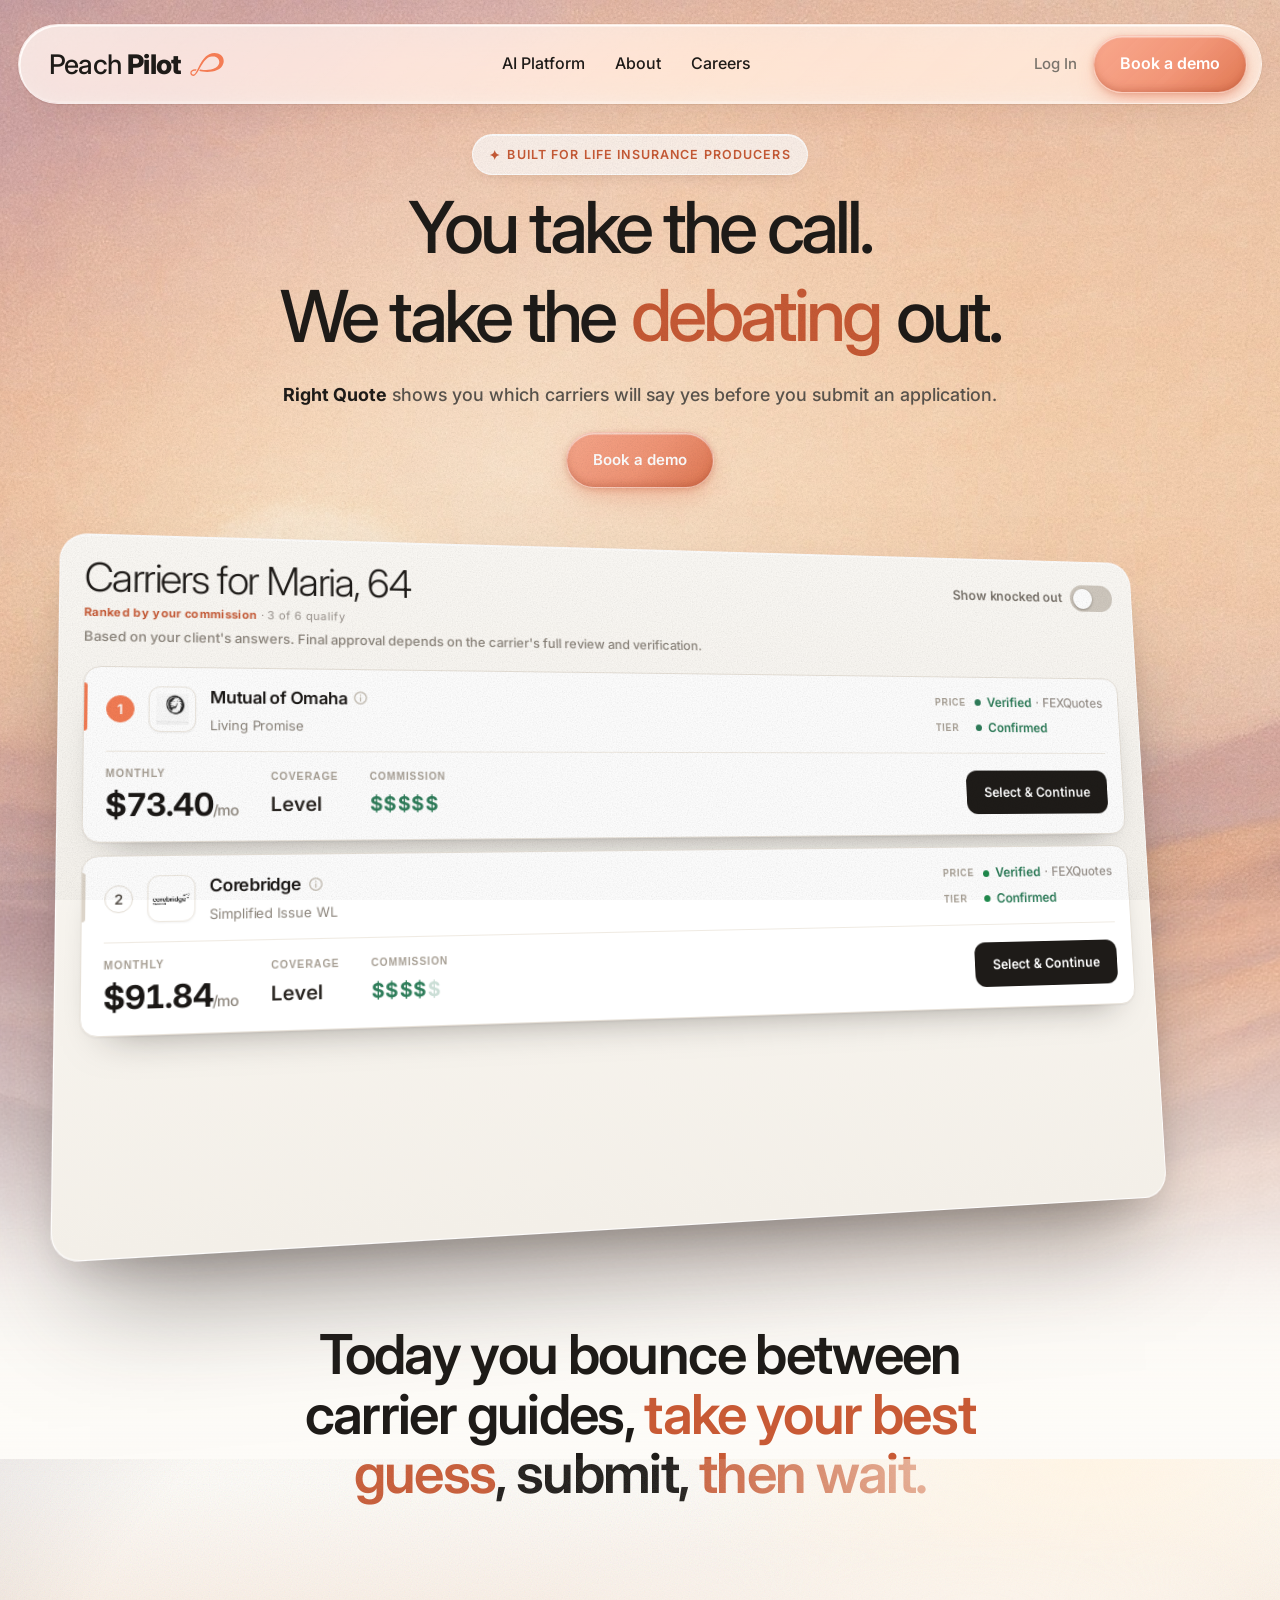
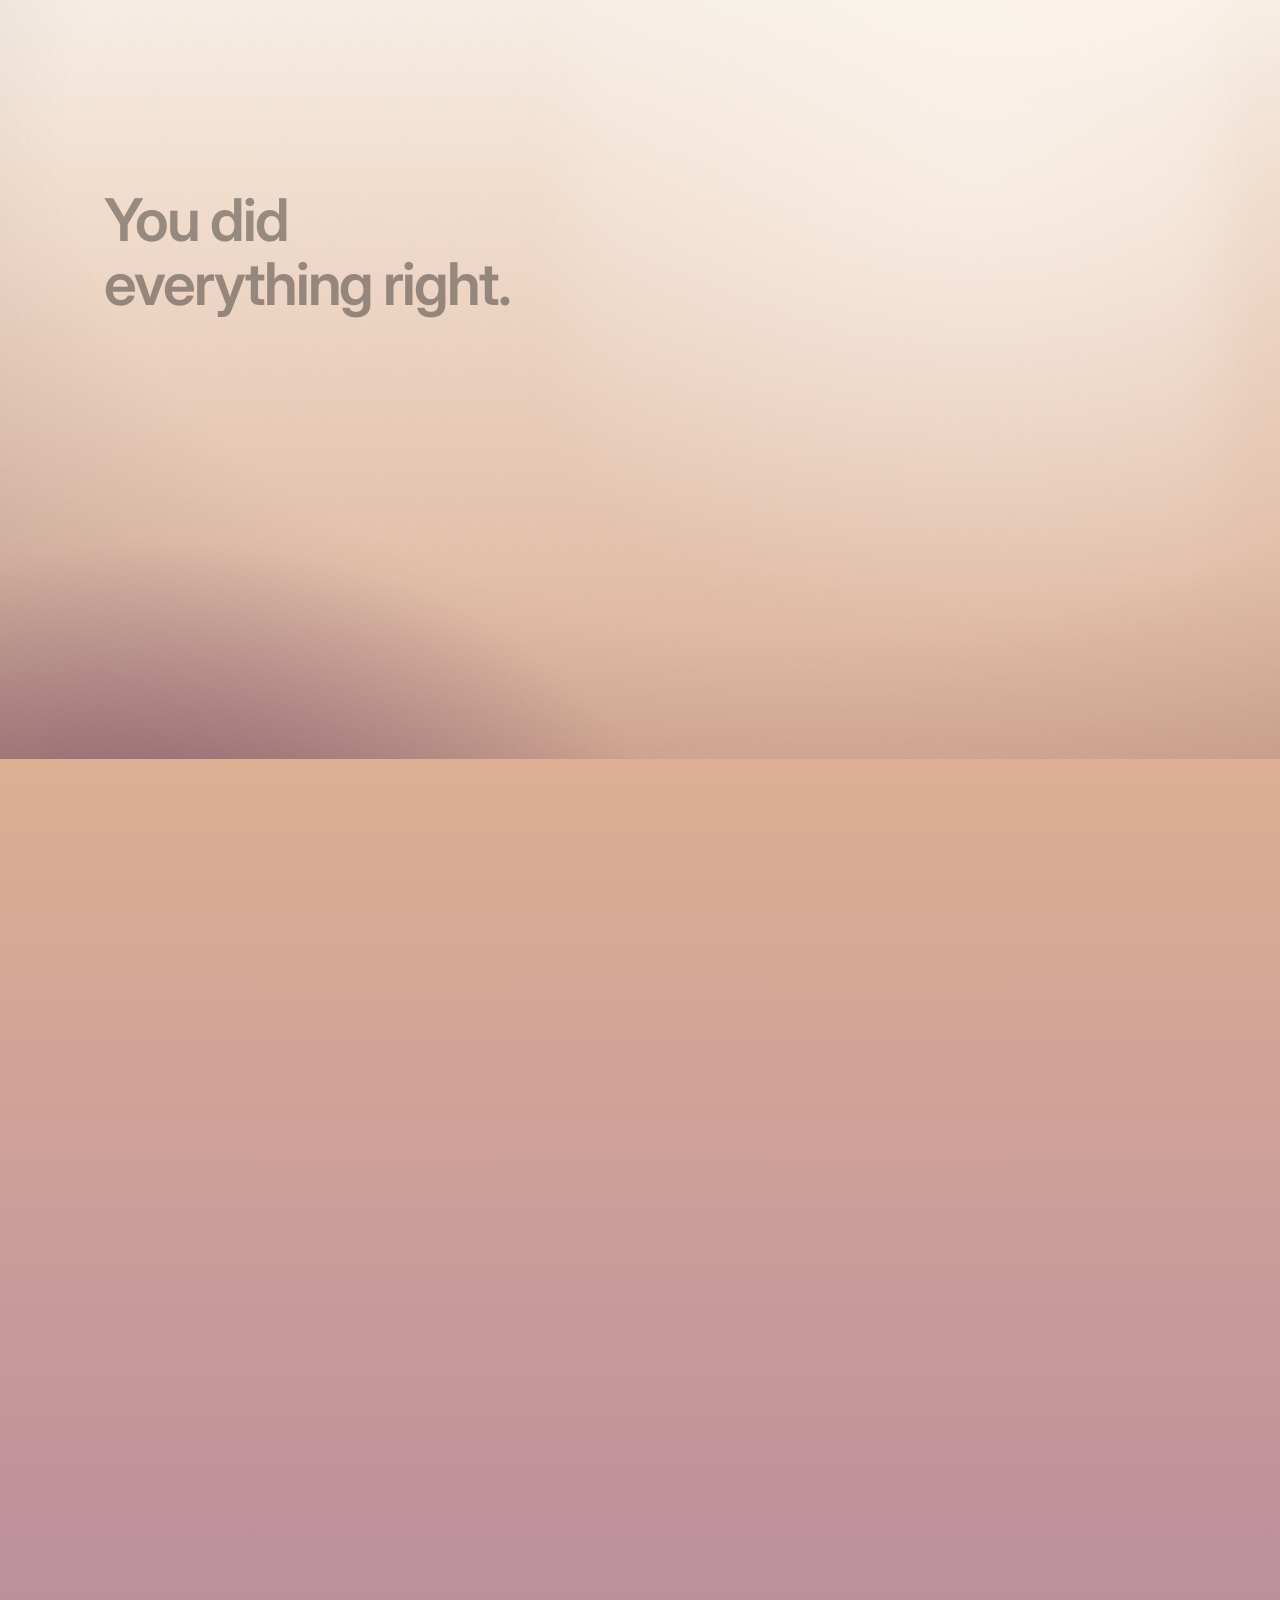
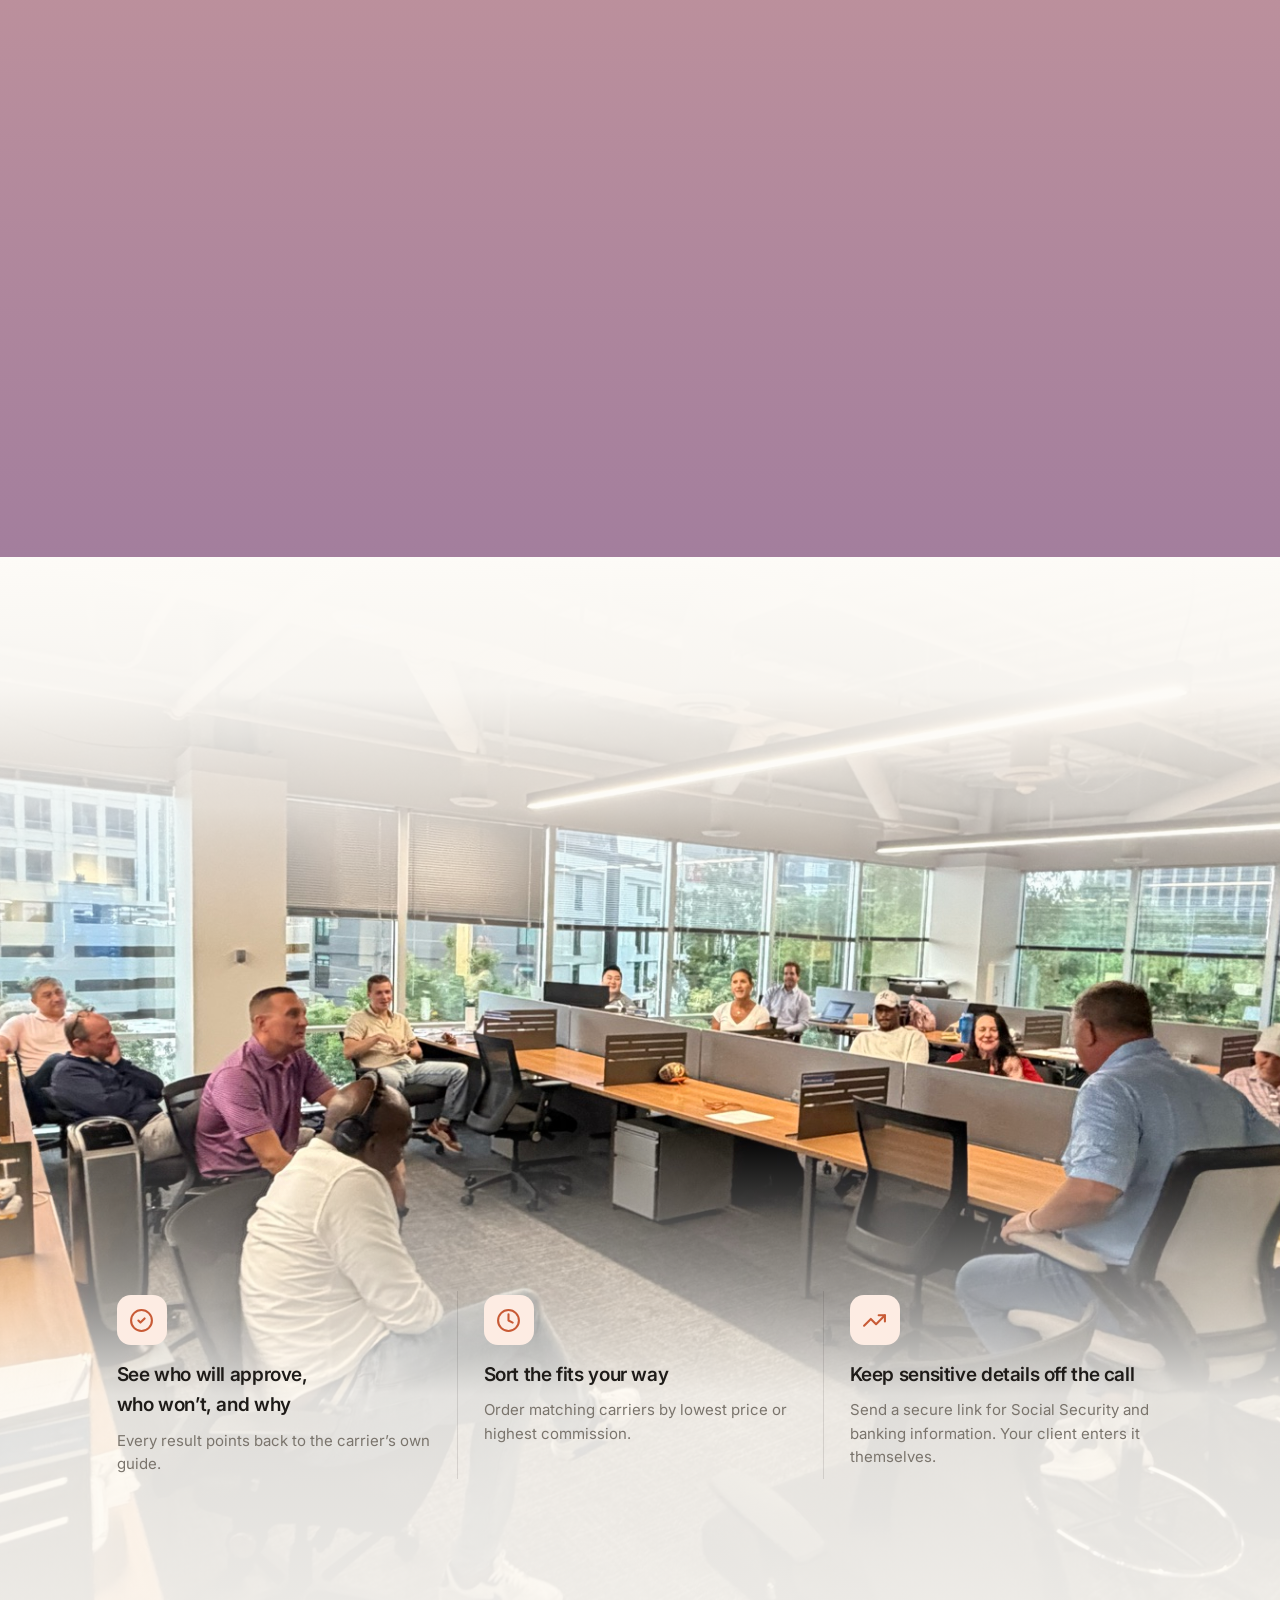
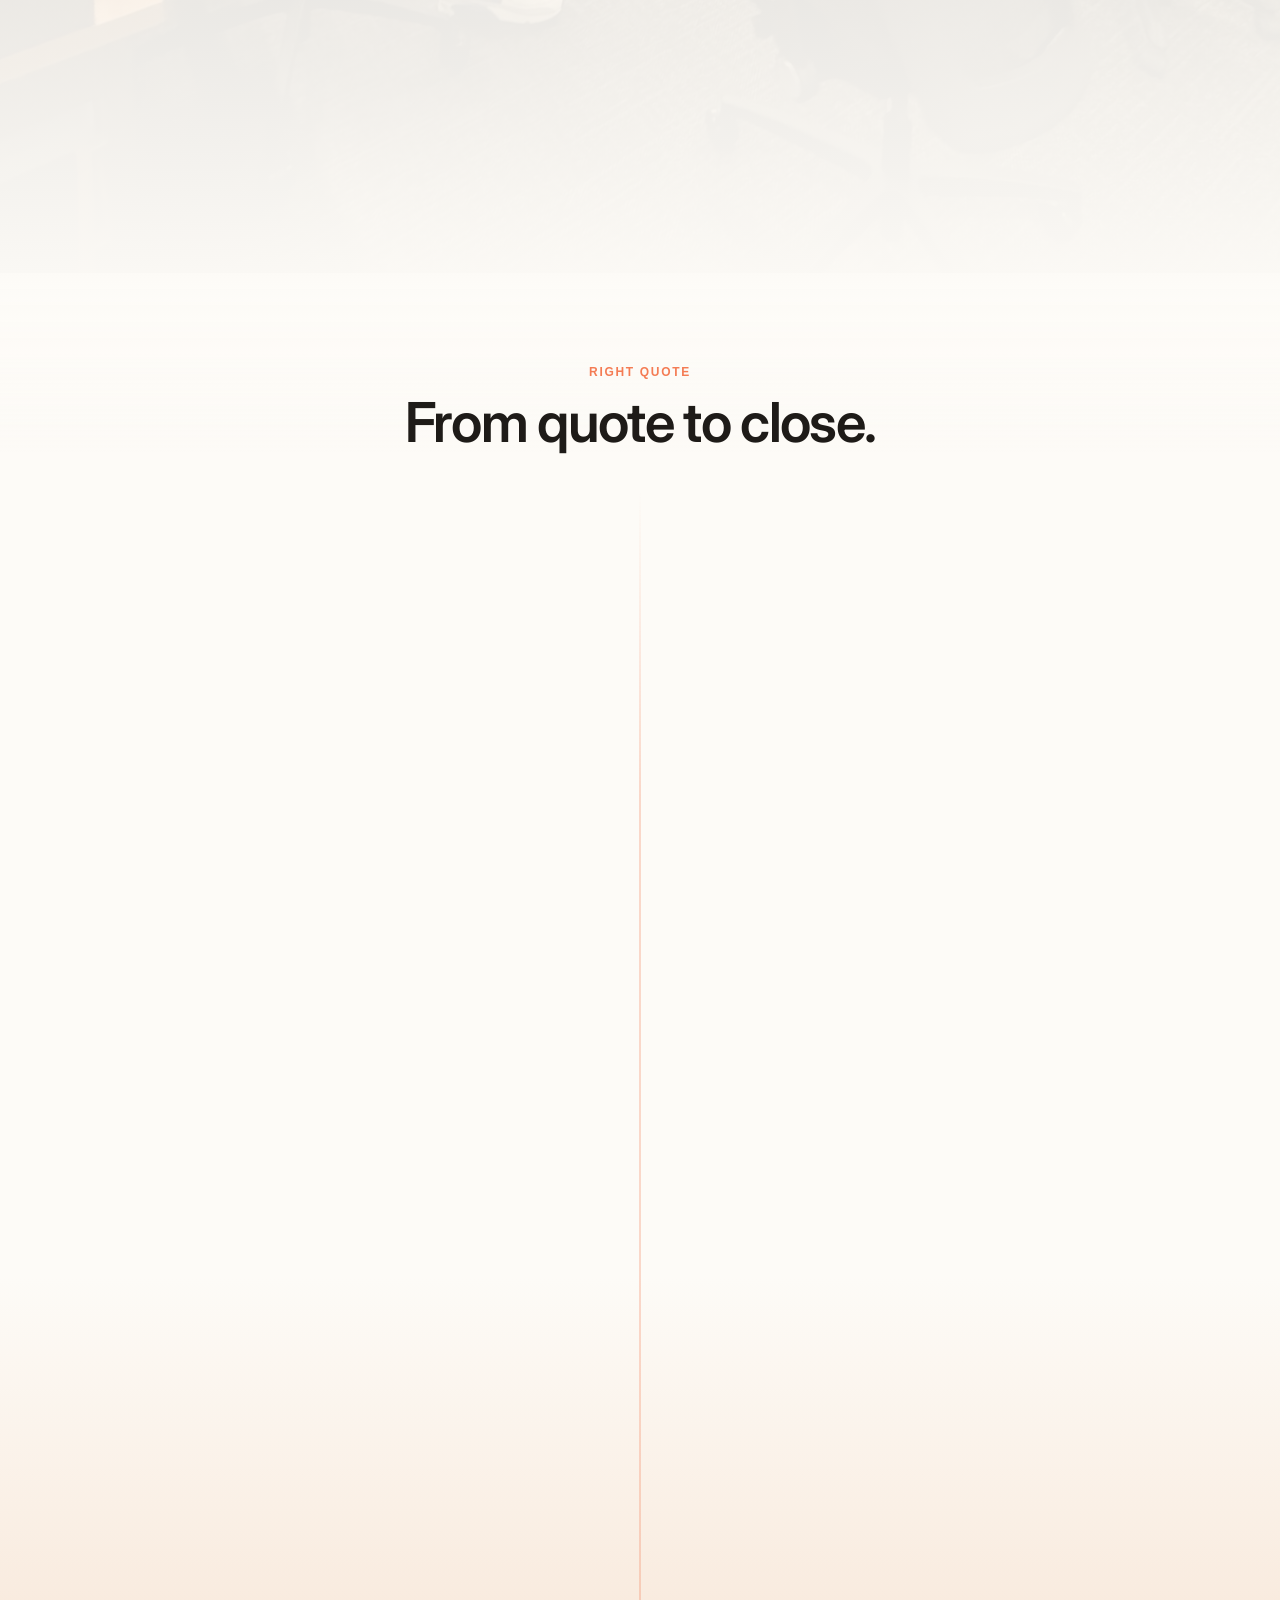
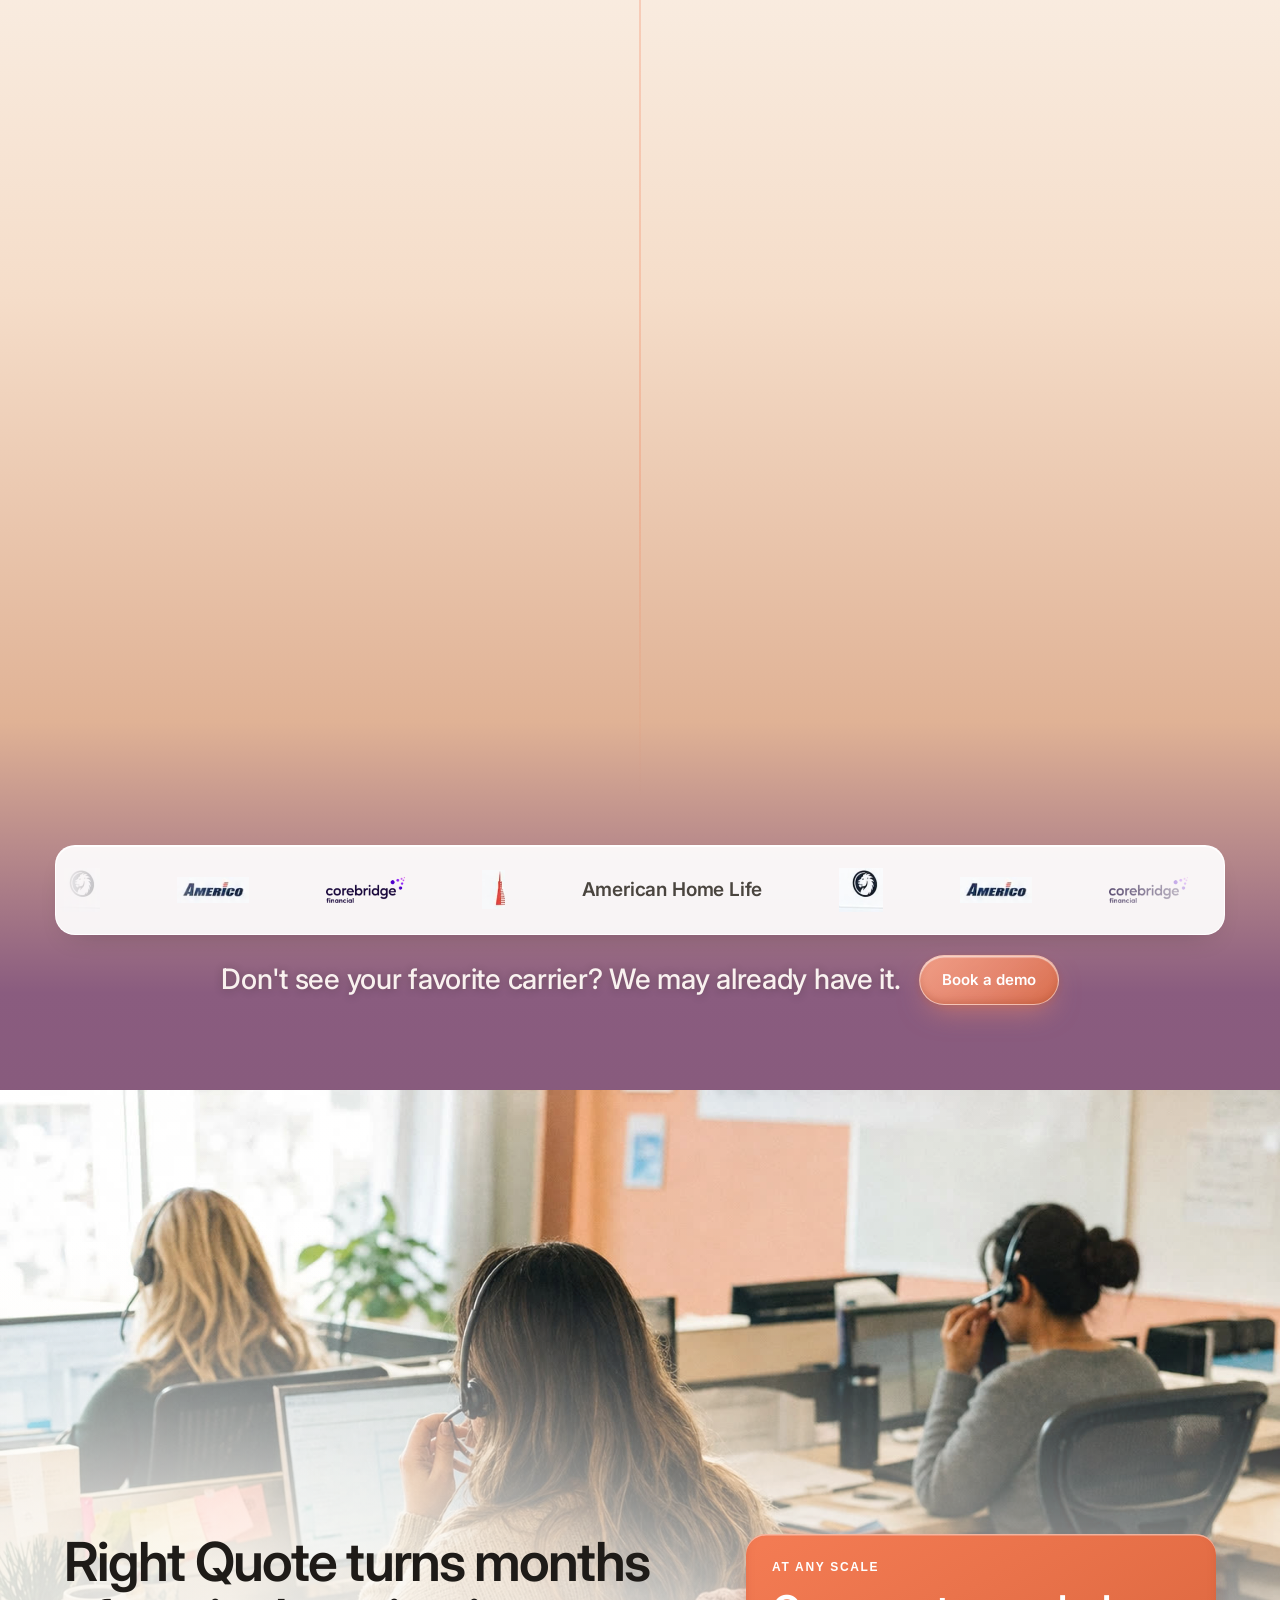
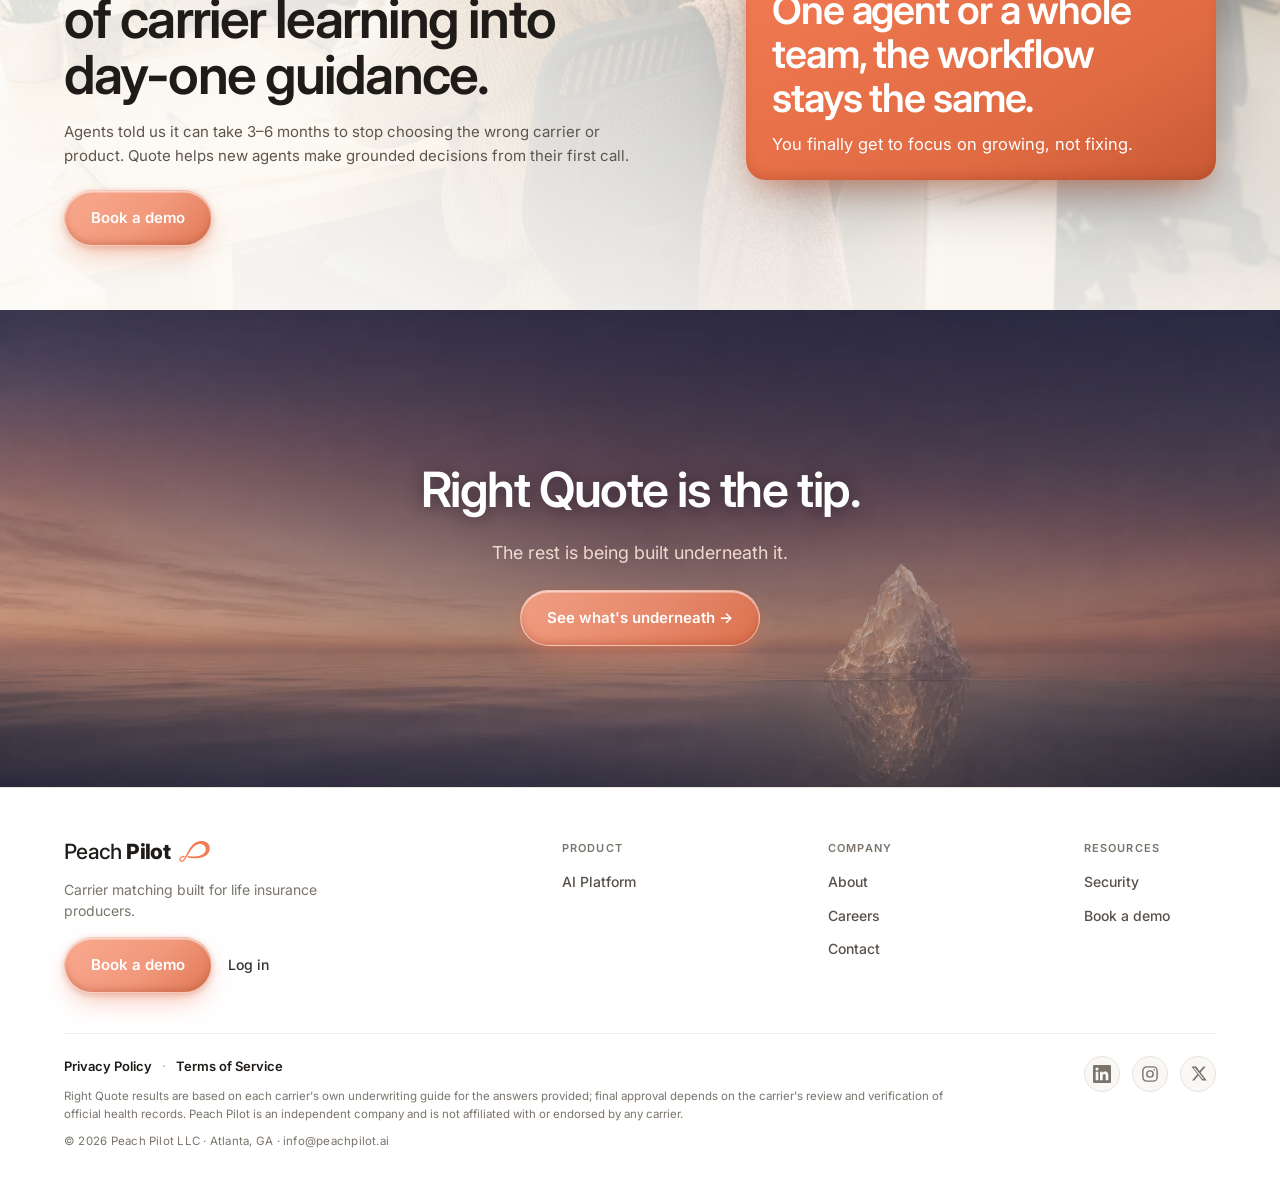
<file: index.html>
<!DOCTYPE html><html lang="en"><head><meta charset="utf-8"><meta name="viewport" content="width=device-width, initial-scale=1"><title>Peach Pilot: see who&#39;s likely to say yes based on your client&#39;s answers</title><meta name="description" content="Right Quote checks your client's health answers against each carrier's own rules, so you see who's likely to say yes before you submit."><link rel="canonical" href="https://peachpilot.ai/"><meta name="robots" content="index,follow"><meta property="og:type" content="website"><meta property="og:url" content="https://peachpilot.ai/"><meta property="og:title" content="Peach Pilot: see who's likely to say yes based on your client's answers"><meta property="og:description" content="Right Quote checks your client's health answers against each carrier's own rules, so you see who's likely to say yes before you submit."><meta property="og:image" content="https://peachpilot.ai/og.png"><meta name="twitter:card" content="summary_large_image"><link rel="icon" href="/favicon.svg"><link rel="apple-touch-icon" href="/favicon.svg"><link rel="preconnect" href="https://fonts.googleapis.com"><link rel="preconnect" href="https://fonts.gstatic.com" crossorigin><link rel="preconnect" href="https://api.fontshare.com" crossorigin><link href="https://fonts.googleapis.com/css2?family=Inter:wght@300;400;500;600;700;800&family=Sora:wght@400;500;600;700;800&family=Hanken+Grotesk:wght@400;500;600;700;800&family=JetBrains+Mono:wght@500;600&display=swap" rel="stylesheet"><link href="https://api.fontshare.com/v2/css?f[]=satoshi@400,500,700&display=swap" rel="stylesheet"><script type="application/ld+json">{"@context":"https://schema.org","@graph":[{"@type":"Organization","name":"Peach Pilot","url":"https://peachpilot.ai/","logo":"https://peachpilot.ai/appicon.svg","address":{"@type":"PostalAddress","addressLocality":"Atlanta","addressRegion":"GA"}},{"@type":"WebSite","name":"Peach Pilot","url":"https://peachpilot.ai/"},{"@type":"SoftwareApplication","name":"Right Quote","applicationCategory":"BusinessApplication","operatingSystem":"Web","description":"Carrier matching for life insurance producers."}]}</script><link rel="stylesheet" href="/_astro/Layout.C-M6zePI.css"><link rel="stylesheet" href="/_astro/Footer.BHwws_te.css"><link rel="stylesheet" href="/_astro/index.Dms1h1Ca.css"></head><body><svg width="0" height="0" style="position:absolute" aria-hidden="true" focusable="false"><filter id="ppliquid" x="-20%" y="-20%" width="140%" height="140%" color-interpolation-filters="sRGB"><feTurbulence type="fractalNoise" baseFrequency="0.009 0.013" numOctaves="2" seed="7" result="n"></feTurbulence><feGaussianBlur in="n" stdDeviation="1.1" result="ns"></feGaussianBlur><feDisplacementMap in="SourceGraphic" in2="ns" scale="13" xChannelSelector="R" yChannelSelector="G"></feDisplacementMap></filter></svg><script>document.documentElement.classList.add('pp-js');</script><div aria-hidden="true" style="position:fixed;inset:0;z-index:-3;background:linear-gradient(180deg,#fbeee3 0%,#fdfbf7 60%)"></div><div data-dbg="HERO-PLATE" aria-hidden="true" style="position:absolute;top:0;left:0;right:0;height:1440px;z-index:-2;overflow:hidden;pointer-events:none;background-color:#f3d5c1;background-image:url('/hero-plate.jpg?v=2');background-size:cover;background-position:center 28%;background-repeat:no-repeat;-webkit-mask-image:linear-gradient(180deg,#000 0%,#000 52%,rgba(0,0,0,.92) 66%,rgba(0,0,0,.6) 80%,rgba(0,0,0,.25) 92%,transparent 100%);mask-image:linear-gradient(180deg,#000 0%,#000 52%,rgba(0,0,0,.92) 66%,rgba(0,0,0,.6) 80%,rgba(0,0,0,.25) 92%,transparent 100%)"><div class="pp-hero-amb" aria-hidden="true"></div><span style="position:absolute;left:0;right:0;bottom:0;height:620px;background:linear-gradient(180deg, rgba(253,251,247,0) 0%, rgba(253,251,247,.12) 26%, rgba(253,251,247,.34) 48%, rgba(253,251,247,.6) 68%, rgba(253,251,247,.85) 85%, #fdfbf7 100%)"></span></div><svg id="ppGrain" aria-hidden="true" focusable="false" style="position:fixed;inset:0;z-index:40;width:100%;height:100%;pointer-events:none;opacity:.22;mix-blend-mode:multiply"><filter id="ppgrainf" x="0" y="0" width="100%" height="100%"><feTurbulence type="fractalNoise" baseFrequency="0.8" numOctaves="2" stitchTiles="stitch" seed="4" result="n"></feTurbulence><feColorMatrix in="n" type="saturate" values="0"></feColorMatrix></filter><rect width="100%" height="100%" filter="url(#ppgrainf)"></rect></svg><nav data-dbg="NAV" class="pp-nav" aria-label="Primary" style="position:sticky;top:24px;z-index:60;margin:24px auto 0;max-width:1320px;padding:0 18px"><div style="display:grid;grid-template-columns:auto 1fr auto;gap:18px;align-items:center;height:80px;padding:0 14px 0 30px;border-radius:44px;background:linear-gradient(135deg, rgba(255,255,255,.42), rgba(255,255,255,.16) 55%, rgba(255,244,236,.26));backdrop-filter:blur(26px) saturate(1.5) brightness(1.04);-webkit-backdrop-filter:blur(26px) saturate(1.5);border:1px solid rgba(255,255,255,.65);box-shadow:inset 1.5px 1.5px 0 rgba(255,255,255,.95), inset -1px -2px 1px rgba(255,255,255,.25), inset 0 -10px 22px -16px rgba(255,255,255,.5), 0 0 0 1px rgba(120,72,46,.06), 0 1px 2px rgba(27,26,24,.04), 0 16px 34px -20px rgba(120,72,46,.18)"><a data-dbg="NAV-LOGO" href="#top" aria-label="Peach&nbsp;Pilot home" style="display:inline-flex;align-items:center;gap:9px;justify-self:start"><span style="font-family:'Inter',sans-serif;font-size:27px;letter-spacing:-.03em;color:#1e1b18;line-height:1;white-space:nowrap"><span style="font-weight:500">Peach </span><span style="font-weight:800">Pilot</span></span><svg viewBox="0 0 600 413.08" width="34" height="23" style="display:block;flex-shrink:0" aria-hidden="true"><path fill="#F47C54" d="M174.07,294.99s176.19,35.84,280.73-29.65c124.71-78.12,62.02-241.46-96.02-196.51C185.53,118.12,130.18,489.05,19.87,399.07c-46.65-38.04-9.48-119.44,93.84-104.67l-14.21,25.8s-27.04-1.83-45.09,3.57c-28.86,8.63-40.71,36.25-21.94,54.51C113.98,448.23,156.6,104.5,340.26,20.76c126.97-57.89,292.22,7.85,254.18,165.51-46.97,194.66-382.01,158.55-433.44,133.95l13.07-25.22Z"></path></svg></a><div data-dbg="NAV-LINKS" style="display:flex;gap:30px;justify-self:center;flex-wrap:wrap;justify-content:center"><a class="pp-navlink" href="/platform" style="font-size:16px;color:#1e1b18;font-weight:500;white-space:nowrap">AI Platform</a><a class="pp-navlink" href="/about" style="font-size:16px;color:#1e1b18;font-weight:500;white-space:nowrap">About</a><a class="pp-navlink" href="/careers" style="font-size:16px;color:#1e1b18;font-weight:500;white-space:nowrap">Careers</a></div><div style="justify-self:end;display:flex;align-items:center"><a class="pp-navlink" href="/login" style="font-size:15px;color:#7a746c;font-weight:500;white-space:nowrap;margin:0 16px 0 6px">Log In</a><a data-dbg="NAV-CTA" href="/book-a-session" class="glass-btn glass-btn--peach" style="font-size:16px;white-space:nowrap">Book a demo</a></div></div></nav><main id="top"><section data-dbg="HERO" style="max-width:1200px;margin:0 auto;padding:30px 24px 30px"><div style="text-align:center;max-width:1160px;margin:0 auto;position:relative;z-index:3"><span data-dbg="HERO-EYEBROW" style="display:inline-block;font-family:'Inter',sans-serif;font-size:12.5px;font-weight:600;letter-spacing:.09em;text-transform:uppercase;color:#c85a35;padding:9px 16px;border-radius:999px;background:rgba(255,255,255,.72);border:1px solid rgba(255,255,255,.9);backdrop-filter:blur(8px);-webkit-backdrop-filter:blur(8px);box-shadow:inset 0 1px 0 rgba(255,255,255,.95), 0 6px 16px -10px rgba(120,72,46,.35)"><span aria-hidden="true" style="display:inline-block;margin-right:7px;transform:translateY(.5px);font-size:13px;letter-spacing:0">&#10022;</span>Built for life insurance producers</span><h1 data-dbg="HERO-H1" aria-label="You take the call. We take the guessing out." style="font-family:'Inter',sans-serif;font-weight:500;font-size:clamp(44px,5.6vw,92px);letter-spacing:-.055em;line-height:1.06;margin:14px auto 0;max-width:1100px;color:#1e1b18;text-wrap:balance">You take the call.<br><span style="white-space:nowrap">We take the <span class="pp-hrot" id="ppHeroRot" style="color:#c85a35"><span class="pp-hrot-w" data-rot="0">guessing</span><span class="pp-hrot-w" data-rot="1">debating</span><span class="pp-hrot-w" data-rot="2">sweating</span><span class="pp-hrot-w" data-rot="3">worrying</span></span> out.</span></h1><p data-dbg="HERO-SUB" class="pp-hero-sub" style="margin:18px auto 0;font-size:clamp(17px,1.4vw,21px);line-height:1.45;color:#5A544D;font-weight:500;max-width:none"><strong style="font-weight:700;color:#1e1b18">Right Quote</strong> shows you which carriers will say yes before you submit an application.</p><div data-dbg="HERO-CTAS" style="display:flex;flex-direction:column;align-items:center;gap:6px;margin-top:24px"><a href="/book-a-session" class="glass-btn glass-btn--peach">Book a demo</a></div></div><div data-dbg="HERO-STAGE" id="ppStage" style="position:relative;z-index:5;width:min(1120px,97vw);margin:54px auto -44px;perspective:1250px;perspective-origin:38% 38%"><div id="ppTilt" style="position:relative;display:flex;align-items:flex-start;gap:26px;transform-style:preserve-3d;transform:rotateX(5deg) rotateY(9deg) rotate(-1deg);transform-origin:center center;will-change:transform"><div data-dbg="HERO-CARRIERS" id="carriers" aria-label="Carrier results" style="position:relative;z-index:3;flex:1 1 640px;min-width:0;transform-style:preserve-3d;padding:22px 22px 20px;border-radius:26px;background:linear-gradient(180deg,#FCFAF6,#F3EFE8);border:1px solid rgba(255,255,255,.9);box-shadow:inset 0 1px 0 rgba(255,255,255,.95), 0 60px 100px -36px rgba(48,42,36,.5), 0 20px 44px -24px rgba(48,42,36,.3)"><div class="rq-hdr"><div style="min-width:0"><span class="rq-hdr-title">Carriers for Maria, 64</span><span class="rq-hdr-sub"><strong style="color:#c85a35;font-weight:700">Ranked by your commission</strong> &middot; 3 of 6 qualify</span><span class="rq-hdr-note">Based on your client's answers. Final approval depends on the carrier's full review and verification.</span></div><div class="rq-toggle-wrap"><span class="rq-toggle-lbl">Show knocked out</span><button type="button" id="ppKoToggle" class="rq-toggle" role="switch" aria-checked="false" aria-label="Show knocked-out carriers"><span class="rq-toggle-knob"></span></button></div></div><div class="rq-list" style="transform-style:preserve-3d"><article data-dbg="RQ-CARD-1" class="rq-card rq-card--top"><div class="rq-head"><span class="rq-num rq-num--top">1</span><span class="rq-logo"><img src="moo-logo.png" alt="Mutual of Omaha" width="30" height="30" style="display:block;width:30px;height:30px;object-fit:contain"></span><div style="min-width:0"><span class="rq-name">Mutual of Omaha<svg class="rq-info" viewBox="0 0 24 24" width="15" height="15" aria-hidden="true"><circle cx="12" cy="12" r="9.2" fill="none" stroke="currentColor" stroke-width="1.6"></circle><circle cx="12" cy="7.9" r="1.15" fill="currentColor"></circle><path d="M12 11.2v5.4" stroke="currentColor" stroke-width="1.7" stroke-linecap="round"></path></svg></span><span class="rq-plan">Living Promise</span></div><div class="rq-meta"><span class="rq-lbl">Price</span><span class="rq-status"><span class="rq-dot" style="background:#2E7D5A"></span><span class="rq-ok">Verified</span><span class="rq-src">&middot; FEXQuotes</span></span><span class="rq-lbl">Tier</span><span class="rq-status"><span class="rq-dot" style="background:#2E7D5A"></span><span class="rq-ok">Confirmed</span></span></div></div><div class="rq-div"></div><div class="rq-stats"><div class="rq-stat"><span class="rq-lbl">Monthly</span><span class="rq-price">$73.40<span>/mo</span></span></div><div class="rq-stat"><span class="rq-lbl">Coverage</span><span class="rq-cov">Level</span></div><div class="rq-stat"><span class="rq-lbl">Commission</span><span class="rq-pips">$$$$$</span></div><button type="button" class="rq-cta" tabindex="-1" aria-hidden="true">Select &amp; Continue</button></div></article><article data-dbg="RQ-CARD-2" class="rq-card"><div class="rq-head"><span class="rq-num">2</span><span class="rq-logo"><img src="corebridge-logo.png" alt="Corebridge" style="display:block;max-width:34px;max-height:22px;width:auto;height:auto;object-fit:contain"></span><div style="min-width:0"><span class="rq-name">Corebridge<svg class="rq-info" viewBox="0 0 24 24" width="15" height="15" aria-hidden="true"><circle cx="12" cy="12" r="9.2" fill="none" stroke="currentColor" stroke-width="1.6"></circle><circle cx="12" cy="7.9" r="1.15" fill="currentColor"></circle><path d="M12 11.2v5.4" stroke="currentColor" stroke-width="1.7" stroke-linecap="round"></path></svg></span><span class="rq-plan">Simplified Issue WL</span></div><div class="rq-meta"><span class="rq-lbl">Price</span><span class="rq-status"><span class="rq-dot" style="background:#1F8A4C"></span><span class="rq-ok">Verified</span><span class="rq-src">&middot; FEXQuotes</span></span><span class="rq-lbl">Tier</span><span class="rq-status"><span class="rq-dot" style="background:#1F8A4C"></span><span class="rq-ok">Confirmed</span></span></div></div><div class="rq-div"></div><div class="rq-stats"><div class="rq-stat"><span class="rq-lbl">Monthly</span><span class="rq-price">$91.84<span>/mo</span></span></div><div class="rq-stat"><span class="rq-lbl">Coverage</span><span class="rq-cov">Level</span></div><div class="rq-stat"><span class="rq-lbl">Commission</span><span class="rq-pips">$$$$<span class="rq-off">$</span></span></div><button type="button" class="rq-cta" tabindex="-1" aria-hidden="true">Select &amp; Continue</button></div></article><article data-dbg="RQ-CARD-3" class="rq-card"><div class="rq-head"><span class="rq-num">3</span><span class="rq-logo"><img src="americo-logo.png" alt="Americo" style="display:block;max-width:34px;max-height:20px;width:auto;height:auto;object-fit:contain"></span><div style="min-width:0"><span class="rq-name">Americo<svg class="rq-info" viewBox="0 0 24 24" width="15" height="15" aria-hidden="true"><circle cx="12" cy="12" r="9.2" fill="none" stroke="currentColor" stroke-width="1.6"></circle><circle cx="12" cy="7.9" r="1.15" fill="currentColor"></circle><path d="M12 11.2v5.4" stroke="currentColor" stroke-width="1.7" stroke-linecap="round"></path></svg></span><span class="rq-plan">Eagle Premier</span></div><div class="rq-meta"><span class="rq-lbl">Price</span><span class="rq-status"><span class="rq-dot" style="background:#1F8A4C"></span><span class="rq-ok">Verified</span><span class="rq-src">&middot; FEXQuotes</span></span><span class="rq-lbl">Tier</span><span class="rq-status"><span class="rq-dot" style="background:#1F8A4C"></span><span class="rq-ok">Confirmed</span></span></div></div><div class="rq-div"></div><div class="rq-stats"><div class="rq-stat"><span class="rq-lbl">Monthly</span><span class="rq-price">$83.71<span>/mo</span></span></div><div class="rq-stat"><span class="rq-lbl">Coverage</span><span class="rq-cov">Level</span></div><div class="rq-stat"><span class="rq-lbl">Commission</span><span class="rq-pips">$$$<span class="rq-off">$$</span></span></div><button type="button" class="rq-cta" tabindex="-1" aria-hidden="true">Select &amp; Continue</button></div></article><article data-dbg="RQ-CARD-4" class="rq-card rq-card--ko"><div class="rq-head"><span class="rq-num rq-num--ko">4</span><span class="rq-logo"><img src="moo-logo.png" alt="Mutual of Omaha" width="28" height="28" style="display:block;width:28px;height:28px;object-fit:contain"></span><div style="min-width:0"><span class="rq-name">Mutual of Omaha<svg class="rq-info" viewBox="0 0 24 24" width="15" height="15" aria-hidden="true"><circle cx="12" cy="12" r="9.2" fill="none" stroke="currentColor" stroke-width="1.6"></circle><circle cx="12" cy="7.9" r="1.15" fill="currentColor"></circle><path d="M12 11.2v5.4" stroke="currentColor" stroke-width="1.7" stroke-linecap="round"></path></svg></span><span class="rq-plan">Living Promise Graded</span></div><div class="rq-meta rq-meta--ko"><span class="rq-lbl">Status</span><span class="rq-ko-status"><span class="rq-dot" style="background:#C7C0B6"></span>Doesn't qualify</span></div></div><div class="rq-ko-reason"><svg viewBox="0 0 24 24" width="15" height="15" fill="none" stroke="currentColor" stroke-width="1.7" stroke-linecap="round" stroke-linejoin="round"><path d="M12 3.6 2.6 20h18.8z"></path><path d="M12 10v4.2"></path><path d="M12 17.3v.15"></path></svg>Health class qualifies for Level, not Graded.</div></article><article data-dbg="RQ-CARD-5" class="rq-card rq-card--ko"><div class="rq-head"><span class="rq-num rq-num--ko">5</span><span class="rq-logo"><img src="americo-logo.png" alt="Americo" style="display:block;max-width:32px;max-height:18px;width:auto;height:auto;object-fit:contain"></span><div style="min-width:0"><span class="rq-name">Americo<svg class="rq-info" viewBox="0 0 24 24" width="15" height="15" aria-hidden="true"><circle cx="12" cy="12" r="9.2" fill="none" stroke="currentColor" stroke-width="1.6"></circle><circle cx="12" cy="7.9" r="1.15" fill="currentColor"></circle><path d="M12 11.2v5.4" stroke="currentColor" stroke-width="1.7" stroke-linecap="round"></path></svg></span><span class="rq-plan">Eagle Premier Graded</span></div><div class="rq-meta rq-meta--ko"><span class="rq-lbl">Status</span><span class="rq-ko-status"><span class="rq-dot" style="background:#C7C0B6"></span>Doesn't qualify</span></div></div><div class="rq-ko-reason"><svg viewBox="0 0 24 24" width="15" height="15" fill="none" stroke="currentColor" stroke-width="1.7" stroke-linecap="round" stroke-linejoin="round"><path d="M12 3.6 2.6 20h18.8z"></path><path d="M12 10v4.2"></path><path d="M12 17.3v.15"></path></svg>Health class qualifies for Level, not Graded.</div></article><article data-dbg="RQ-CARD-6" class="rq-card rq-card--ko"><div class="rq-head"><span class="rq-num rq-num--ko">6</span><span class="rq-logo"><img src="transamerica-logo.png" alt="Transamerica" style="display:block;max-width:30px;max-height:28px;width:auto;height:auto;object-fit:contain"></span><div style="min-width:0"><span class="rq-name">Transamerica<svg class="rq-info" viewBox="0 0 24 24" width="15" height="15" aria-hidden="true"><circle cx="12" cy="12" r="9.2" fill="none" stroke="currentColor" stroke-width="1.6"></circle><circle cx="12" cy="7.9" r="1.15" fill="currentColor"></circle><path d="M12 11.2v5.4" stroke="currentColor" stroke-width="1.7" stroke-linecap="round"></path></svg></span><span class="rq-plan">Immediate Solution GI</span></div><div class="rq-meta rq-meta--ko"><span class="rq-lbl">Status</span><span class="rq-ko-status"><span class="rq-dot" style="background:#C7C0B6"></span>Doesn't qualify</span></div></div><div class="rq-ko-reason"><svg viewBox="0 0 24 24" width="15" height="15" fill="none" stroke="currentColor" stroke-width="1.7" stroke-linecap="round" stroke-linejoin="round"><path d="M12 3.6 2.6 20h18.8z"></path><path d="M12 10v4.2"></path><path d="M12 17.3v.15"></path></svg>Health class qualifies for Level, not Guaranteed Issue.</div></article></div></div></div></div></section><section data-dbg="PAIN" id="how" style="position:relative;padding:120px 0 48px;background:linear-gradient(180deg,rgba(253,251,247,0) 0%,rgba(253,251,247,.85) 7%,#fdfbf7 11%,#f6e2d2 22%,#dcae94 46%,#c0939c 74%,#a37e9d 100%)"><div data-dbg="SITUATION" style="max-width:860px;margin:0 auto 64px;padding:0 24px;text-align:center"><h2 id="ppSituationLine" style="font-family:'Inter',sans-serif;font-weight:600;font-size:clamp(26px,4.5vw,55px);color:#1e1b18;letter-spacing:-.03em;line-height:1.08;text-wrap:balance;max-width:24ch;margin:0 auto">Today you bounce between carrier guides, <span style="color:#c85a35">take your best guess</span>, submit, <span style="color:#c85a35">then wait.</span></h2></div><div style="max-width:1200px;margin:0 auto;padding:0 24px"></div><div data-dbg="PAIN-STORY" class="pp-ps-pin" id="ppPsPin"><div class="pp-ps-stick"><div class="pp-ps-bg" aria-hidden="true"></div><div class="pp-ps-inner"><div class="pp-ps-copy" style="width:fit-content;position:relative"><h3 id="ppPsNeg" style="font-family:'Inter',sans-serif;font-weight:600;font-size:clamp(40px,4.6vw,64px);letter-spacing:-.035em;line-height:1.08;margin:0;color:#1e1b18"><span data-dbg="PS-HEADLINE" class="pp-ps-fly" id="ppPsFly">You did<br> everything right.</span><br><span data-dbg="PS-SAIDNO" class="pp-ps-rev" data-ps-at="0.14" style="color:#1e1b18;display:inline-block">The carrier <span style="color:#c85a35">still</span><br>said no.</span></h3><div class="pp-ps-final" id="ppPsFinal"><div data-dbg="PS-RELIEF" class="pp-ps-rev" data-ps-at="0.62" style="display:block;margin-top:0;width:0;min-width:100%"><p style="margin:0;font-family:'Inter',sans-serif;font-weight:600;font-size:clamp(38px,4.5vw,59px);letter-spacing:-.035em;line-height:1.08;color:#ffffff;text-wrap:balance">With Right Quote, you see where each carrier is likely to land based on the guide, before you submit.</p></div><p data-dbg="PS-FINEPRINT" class="pp-ps-rev" data-ps-at="0.66" style="margin:22px 0 0;font-size:clamp(14px,1.15vw,17px);line-height:1.5;font-weight:500;color:rgba(255,245,240,.9);max-width:48ch">Final approval depends on the carrier’s review and verification of official health records.</p></div></div><div data-dbg="PS-DECK" class="pp-deck" aria-label="A carrier email thread ending in a decline"><img data-dbg="PS-MAIL-1" class="pp-mail-panel" data-ps-at="0.07" style="--ty:0px;--dx:-7px;--rot:-1.1deg;z-index:10" src="/rq-email-01-panel.webp" alt="New Business Submission Received on May 5" width="1659" height="312" loading="lazy"><img data-dbg="PS-MAIL-2" class="pp-mail-panel" data-ps-at="0.20" style="--ty:129px;--dx:16px;--rot:1.4deg;z-index:11" src="/rq-email-02-panel.webp" alt="Underwriting request for additional information on May 24" width="1728" height="283" loading="lazy"><img data-dbg="PS-MAIL-3" class="pp-mail-panel" data-ps-at="0.33" style="--ty:246px;--dx:-13px;--rot:-1.2deg;z-index:12" src="/rq-email-03-panel.webp" alt="Underwriting follow-up requesting physician contact information on June 8" width="1610" height="391" loading="lazy"><img data-dbg="PS-MAIL-4" class="pp-mail-panel pp-mail-panel--final" data-ps-at="0.47" style="--ty:385px;--dx:6px;--rot:.9deg;z-index:13" src="/rq-email-04-panel.webp" alt="Underwriting decision unable to offer coverage on June 20" width="1661" height="505" loading="lazy"></div></div></div></div></section><section data-dbg="VERDICT" id="wedge" class="pp-vd-band"><img data-dbg="VERDICT-BG" class="pp-vd-bg" src="/verdict-desk.jpg" alt="" aria-hidden="true" width="2400" height="1800"><div class="pp-vd-fade" aria-hidden="true"></div><div class="pp-vd-inner"><div style="text-align:center;max-width:820px;margin:0 auto"><h2 data-dbg="VERDICT-HEAD" style="font-family:'Inter',sans-serif;font-weight:600;font-size:clamp(28px,3.6vw,48px);color:#1e1b18;letter-spacing:-.03em;line-height:1.1;text-wrap:balance;margin:0">You’ll feel a difference.</h2></div><div data-dbg="VERDICT-CARDS" class="pp-oc-grid pp-oc-panel"><div data-dbg="OC-DECLINES" class="pp-oc"><span class="pp-oc-icn"><svg viewBox="0 0 24 24" width="22" height="22" fill="none" stroke="#c85a35" stroke-width="2" stroke-linecap="round" stroke-linejoin="round"><circle cx="12" cy="12" r="10"></circle><path d="m9 12 2 2 4-4"></path></svg></span><h3>See who will approve, who won’t, and why</h3><p>Every result points back to the carrier’s own guide.</p></div><div data-dbg="OC-COMMISSION" class="pp-oc"><span class="pp-oc-icn"><svg viewBox="0 0 24 24" width="22" height="22" fill="none" stroke="#c85a35" stroke-width="2" stroke-linecap="round" stroke-linejoin="round"><circle cx="12" cy="12" r="10"></circle><path d="M12 6v6l4 2"></path></svg></span><h3>Sort the fits your way</h3><p>Order matching carriers by lowest price or highest commission.</p></div><div data-dbg="OC-SECURE" class="pp-oc"><span class="pp-oc-icn"><svg viewBox="0 0 24 24" width="22" height="22" fill="none" stroke="#c85a35" stroke-width="2" stroke-linecap="round" stroke-linejoin="round"><path d="M22 7 13.5 15.5 8.5 10.5 2 17"></path><path d="M16 7h6v6"></path></svg></span><h3>Keep sensitive details off the call</h3><p>Send a secure link for Social Security and banking information. Your client enters it themselves.</p></div></div><div data-dbg="VERDICT-CTA" style="text-align:center;margin-top:clamp(18px,2.2vw,30px)"><a class="glass-btn glass-btn--peach" href="/book-a-session">Book a demo</a></div></div></section><section data-dbg="WORKS" id="works" class="pp-works-band"><div class="pp-works-clip" aria-hidden="true"><div class="pp-works-grad" id="ppWorksGrad"></div></div><div style="position:relative;z-index:2;max-width:1520px;margin:0 auto;padding:clamp(56px,7vw,96px) 24px clamp(48px,6vw,80px)"><div data-dbg="WORKS-HEAD" style="text-align:center;max-width:900px;margin:0 auto"><p style="margin:0;font-family:'Satoshi',sans-serif;font-size:12px;font-weight:600;letter-spacing:.14em;text-transform:uppercase;color:#F47C54">Right Quote</p><h2 style="font-family:'Inter',sans-serif;font-weight:600;font-size:clamp(26px,4.5vw,55px);color:#1e1b18;letter-spacing:-.03em;line-height:1.1;text-wrap:balance;margin:10px 0 0">From quote to close.</h2></div><div data-dbg="WORKS-TIMELINE" class="pp-tl"><span class="pp-tl-line" aria-hidden="true"></span><span class="pp-tl-fill" id="ppTlFill" aria-hidden="true"></span><span class="pp-tl-head" id="ppTlHead" aria-hidden="true"></span><div data-dbg="WORKS-TL-STEP-1" class="pp-tl-row"><span class="pp-tl-dot" aria-hidden="true"></span><figure data-dbg="WORKS-TL-SCREEN-1" class="pp-tl-screen"><div class="pp-tl-chrome"><span class="pp-tl-chrome-lbl">Health screening</span><span class="pp-tl-chrome-tag">Step 1 of 3</span></div><div class="pp-tl-well"><video src="/health-screening-loop.mp4" poster="/health-screening-poster.jpg" muted loop playsinline autoplay preload="metadata"></video></div></figure><div data-dbg="WORKS-TL-CAPTION-1" class="pp-tl-cap"><p class="pp-tl-eyebrow">Health screening</p><h3>We only ask what matters.</h3><p class="pp-tl-body">Healthy client? Perfect. If there's a health issue, we ask what it is, how long they've had it, and what medicine they take.</p></div></div><div data-dbg="WORKS-TL-STEP-2" class="pp-tl-row pp-tl-flip"><span class="pp-tl-dot" aria-hidden="true"></span><figure data-dbg="WORKS-TL-SCREEN-2" class="pp-tl-screen"><div class="pp-tl-chrome"><span class="pp-tl-chrome-lbl">Carrier matching</span><span class="pp-tl-chrome-tag">Step 2 of 3</span></div><div class="pp-tl-well"><video src="/carrier-matching-loop.mp4" poster="/carrier-matching-poster.jpg" muted loop playsinline autoplay preload="metadata"></video></div></figure><div data-dbg="WORKS-TL-CAPTION-2" class="pp-tl-cap"><p class="pp-tl-eyebrow">Carrier matching</p><h3>A real check, not a guess.</h3><p class="pp-tl-body">You see what each carrier will decide. You sort it how you want.</p></div></div><div data-dbg="WORKS-TL-STEP-3" class="pp-tl-row"><span class="pp-tl-dot" aria-hidden="true"></span><figure data-dbg="WORKS-TL-SCREEN-3" class="pp-tl-screen"><div class="pp-tl-chrome"><span class="pp-tl-chrome-lbl">Secure collection</span><span class="pp-tl-chrome-tag">Step 3 of 3</span></div><div class="pp-tl-well"><video src="/secure-loop.mp4" poster="/secure-poster.jpg" muted loop playsinline autoplay preload="metadata"></video></div></figure><div data-dbg="WORKS-TL-CAPTION-3" class="pp-tl-cap"><p class="pp-tl-eyebrow">Secure collection</p><h3>Skip the awkward ask.</h3><p class="pp-tl-body">Some clients won't read their bank and Social Security number out loud. You text a secure link, and they type it in on their own phone while you stay on the call. Licensed agents can view the information when it's time to complete the application.</p></div></div></div><div data-dbg="CARRIER-LOOP" class="pp-loop"><div data-dbg="LOOP-MARQUEE" class="pp-marq-card"><div class="pp-marq"><div class="pp-marq-track"><span class="pp-marq-set"><img src="/moo-logo.png" alt="Mutual of Omaha" style="height:44px"><img src="/americo-logo.png" alt="Americo" style="height:26px"><img src="/corebridge-logo.png" alt="Corebridge" style="height:26px"><img src="/transamerica-logo.png" alt="Transamerica" style="height:39px"><i>American Home Life</i></span><span class="pp-marq-set" aria-hidden="true"><img src="/moo-logo.png" alt="" style="height:44px"><img src="/americo-logo.png" alt="" style="height:26px"><img src="/corebridge-logo.png" alt="" style="height:26px"><img src="/transamerica-logo.png" alt="" style="height:39px"><i>American Home Life</i></span></div></div></div><div data-dbg="LOOP-FOOT" class="pp-loop-foot"><p data-dbg="LOOP-HEAD" class="pp-loop-head">Don't see your favorite carrier? We may already have it.</p><a data-dbg="WORKS-CTA" href="/book-a-session" class="glass-btn glass-btn--peach pp-loop-btn">Book a demo</a></div></div></div></section><section data-dbg="OUTCOME" id="secure" class="pp-outcome" aria-label="The outcome"><img data-dbg="OUTCOME-PHOTO" src="/outcome-bullpen-doc.jpg" alt="Agents on headsets working calls in a bright office" loading="lazy" width="1536" height="1024"><div data-dbg="OUTCOME-COPY" class="pp-outcome-copy"><aside data-dbg="OUTCOME-SCALE" class="pp-pull-c"><span data-dbg="SCALE-EYEBROW" class="pp-outcome-pull-eyebrow" style="color:#ffffff">At any scale</span><p data-dbg="SCALE-QUOTE" class="pp-pull-c-quote">One agent or a whole team, the workflow stays the same.</p><p data-dbg="SCALE-SUB" class="pp-pull-c-sub">You finally get to focus on growing, not fixing.</p></aside><h2 data-dbg="OUTCOME-HEAD">Right Quote turns months of carrier learning into day-one guidance.</h2><p data-dbg="OUTCOME-QUIET" style="font-size:15px;color:#5d554c;max-width:599px">Agents told us it can take 3&ndash;6 months to stop choosing the wrong carrier or product. Quote helps new agents make grounded decisions from their first call.</p><a data-dbg="OUTCOME-CTA" class="glass-btn glass-btn--peach" href="/book-a-session" style="margin-top:22px">Book a demo</a></div></section><section data-dbg="BERG-TEASER" id="live" class="pp-teaser" aria-label="Where this is going"><img data-dbg="TEASER-BG" class="pp-teaser-bg" src="/teaser-dusk.webp" alt="" aria-hidden="true" width="1870" height="841" loading="lazy"><div class="pp-teaser-inner"><h2 data-dbg="TEASER-HEAD">Right Quote is the tip.</h2><p data-dbg="TEASER-SUB">The rest is being built underneath it.</p><a data-dbg="TEASER-CTA" class="glass-btn glass-btn--peach" href="/platform" style="margin-top:22px">See what's underneath &#8594;</a></div></section></main><footer class="pp-foot" aria-label="Site footer" data-astro-cid-jo6i4kqk><div class="pp-foot-inner" data-astro-cid-jo6i4kqk><div class="pp-foot-cols" data-astro-cid-jo6i4kqk><!-- 1. Brand + CTA --><div class="pp-foot-brand" data-astro-cid-jo6i4kqk><a href="/" class="pp-foot-logo" aria-label="Peach Pilot home" data-astro-cid-jo6i4kqk><span data-astro-cid-jo6i4kqk><span style="font-weight:500" data-astro-cid-jo6i4kqk>Peach </span><span style="font-weight:800" data-astro-cid-jo6i4kqk>Pilot</span></span><svg viewBox="0 0 600 413.08" width="31" height="21" style="flex-shrink:0" aria-hidden="true" data-astro-cid-jo6i4kqk><path fill="#F47C54" d="M174.07,294.99s176.19,35.84,280.73-29.65c124.71-78.12,62.02-241.46-96.02-196.51C185.53,118.12,130.18,489.05,19.87,399.07c-46.65-38.04-9.48-119.44,93.84-104.67l-14.21,25.8s-27.04-1.83-45.09,3.57c-28.86,8.63-40.71,36.25-21.94,54.51C113.98,448.23,156.6,104.5,340.26,20.76c126.97-57.89,292.22,7.85,254.18,165.51-46.97,194.66-382.01,158.55-433.44,133.95l13.07-25.22Z" data-astro-cid-jo6i4kqk></path></svg></a><p class="pp-foot-tag" data-astro-cid-jo6i4kqk>Carrier matching built for life insurance producers.</p><div class="pp-foot-ctas" data-astro-cid-jo6i4kqk><a href="/book-a-session" class="glass-btn glass-btn--peach" data-astro-cid-jo6i4kqk>Book a demo</a><a href="/login" class="pp-foot-login" data-login-placeholder data-astro-cid-jo6i4kqk>Log in</a></div></div><!-- 2. Product --><nav class="pp-foot-col" aria-label="Product" data-astro-cid-jo6i4kqk><h4 data-astro-cid-jo6i4kqk>Product</h4><a href="/platform" data-astro-cid-jo6i4kqk>AI Platform</a></nav><!-- 3. Company --><nav class="pp-foot-col" aria-label="Company" data-astro-cid-jo6i4kqk><h4 data-astro-cid-jo6i4kqk>Company</h4><a href="/about" data-astro-cid-jo6i4kqk>About</a><a href="/careers" data-astro-cid-jo6i4kqk>Careers</a><a href="/about#contact" data-astro-cid-jo6i4kqk>Contact</a></nav><!-- 4. Resources --><nav class="pp-foot-col" aria-label="Resources" data-astro-cid-jo6i4kqk><h4 data-astro-cid-jo6i4kqk>Resources</h4><a href="/security" data-astro-cid-jo6i4kqk>Security</a><a href="/book-a-session" data-astro-cid-jo6i4kqk>Book a demo</a></nav></div><div class="pp-foot-bar" data-astro-cid-jo6i4kqk><div class="pp-foot-bar-l" data-astro-cid-jo6i4kqk><div class="pp-foot-links" data-astro-cid-jo6i4kqk><a href="/privacy" data-astro-cid-jo6i4kqk>Privacy Policy</a><span aria-hidden="true" data-astro-cid-jo6i4kqk>·</span><a href="/terms" data-astro-cid-jo6i4kqk>Terms of Service</a></div><p class="pp-foot-disc" data-astro-cid-jo6i4kqk>Right Quote results are based on each carrier's own underwriting guide for the answers provided; final approval depends on the carrier's review and verification of official health records. Peach Pilot is an independent company and is not affiliated with or endorsed by any carrier.</p><p class="pp-foot-meta" data-astro-cid-jo6i4kqk>&copy; 2026 Peach Pilot LLC &middot; Atlanta, GA &middot; <a href="mailto:info@peachpilot.ai" data-astro-cid-jo6i4kqk>info@peachpilot.ai</a></p></div><div class="pp-foot-social" aria-label="Peach Pilot on social media" data-astro-cid-jo6i4kqk><a href="https://www.linkedin.com/company/112977717/" target="_blank" rel="noopener" aria-label="Peach Pilot on LinkedIn" data-astro-cid-jo6i4kqk><svg viewBox="0 0 24 24" width="18" height="18" aria-hidden="true" data-astro-cid-jo6i4kqk><path fill="currentColor" d="M20.45 20.45h-3.56v-5.57c0-1.33-.03-3.04-1.85-3.04-1.86 0-2.14 1.45-2.14 2.94v5.67H9.35V9h3.41v1.56h.05c.48-.9 1.64-1.85 3.37-1.85 3.6 0 4.27 2.37 4.27 5.46v6.28zM5.34 7.43a2.07 2.07 0 1 1 0-4.14 2.07 2.07 0 0 1 0 4.14zM7.12 20.45H3.55V9h3.57v11.45zM22.22 0H1.77C.8 0 0 .78 0 1.73v20.54C0 23.22.8 24 1.77 24h20.45c.98 0 1.78-.78 1.78-1.73V1.73C24 .78 23.2 0 22.22 0z" data-astro-cid-jo6i4kqk></path></svg></a><a href="https://www.instagram.com/peachpilot.ai/" target="_blank" rel="noopener" aria-label="Peach Pilot on Instagram" data-astro-cid-jo6i4kqk><svg viewBox="0 0 24 24" width="18" height="18" fill="none" stroke="currentColor" stroke-width="1.9" aria-hidden="true" data-astro-cid-jo6i4kqk><rect x="2.5" y="2.5" width="19" height="19" rx="5.2" data-astro-cid-jo6i4kqk></rect><circle cx="12" cy="12" r="4.2" data-astro-cid-jo6i4kqk></circle><circle cx="17.6" cy="6.4" r="1.1" fill="currentColor" stroke="none" data-astro-cid-jo6i4kqk></circle></svg></a><a href="https://x.com/peachpilotai" target="_blank" rel="noopener" aria-label="Peach Pilot on X" data-astro-cid-jo6i4kqk><svg viewBox="0 0 24 24" width="17" height="17" aria-hidden="true" data-astro-cid-jo6i4kqk><path fill="currentColor" d="M18.9 2.25h3.28l-7.17 8.19L23.7 21.75h-6.6l-5.17-6.76-5.92 6.76H2.72l7.67-8.76L2.02 2.25h6.77l4.67 6.18 5.44-6.18zm-1.15 17.52h1.82L7.02 4.13H5.06l12.69 15.64z" data-astro-cid-jo6i4kqk></path></svg></a></div></div></div></footer><div data-dbg="MODAL" id="ppModal" role="dialog" aria-modal="true" aria-label="How Right Quote works" style="position:fixed;inset:0;z-index:100;display:none;align-items:center;justify-content:center;padding:24px;background:rgba(27,26,24,.42);backdrop-filter:blur(4px)"><div id="ppModalCard" style="position:relative;max-width:540px;width:100%;border-radius:22px;padding:30px;max-height:88vh;overflow:auto;background:linear-gradient(135deg, rgba(255,255,255,.85), rgba(255,244,236,.8));border:1px solid rgba(255,255,255,.7);box-shadow:0 40px 80px -30px rgba(48,42,36,.5);backdrop-filter:blur(20px);-webkit-backdrop-filter:blur(20px)"><button type="button" id="ppModalClose" aria-label="Close" style="position:absolute;top:16px;right:18px;background:none;border:none;cursor:pointer;color:#7a746c;font-size:24px;line-height:1">&times;</button><h3 data-dbg="MODAL-HEAD" style="font-family:'Inter',sans-serif;font-weight:600;font-size:24px;color:#1e1b18;letter-spacing:-.02em">How Right Quote works</h3><div style="display:flex;gap:13px;align-items:flex-start;margin-top:20px"><span style="width:26px;height:26px;border-radius:50%;background:#FCEDE4;color:#c85a35;font-family:'Inter',monospace;font-size:13px;display:flex;align-items:center;justify-content:center;flex-shrink:0">1</span><div><strong style="color:#1e1b18">Enter basic client info.</strong><br><span style="color:#7a746c;font-size:14px">State, age, tobacco, and a quick health history.</span></div></div><div style="display:flex;gap:13px;align-items:flex-start;margin-top:16px"><span style="width:26px;height:26px;border-radius:50%;background:#FCEDE4;color:#c85a35;font-family:'Inter',monospace;font-size:13px;display:flex;align-items:center;justify-content:center;flex-shrink:0">2</span><div><strong style="color:#1e1b18">See carrier matches.</strong><br><span style="color:#7a746c;font-size:14px">See what each carrier will decide, then sort the list how you want.</span></div></div><div style="display:flex;gap:13px;align-items:flex-start;margin-top:16px"><span style="width:26px;height:26px;border-radius:50%;background:#FCEDE4;color:#c85a35;font-family:'Inter',monospace;font-size:13px;display:flex;align-items:center;justify-content:center;flex-shrink:0">3</span><div><strong style="color:#1e1b18">Text them the secure link.</strong><br><span style="color:#7a746c;font-size:14px">Your client types their own bank and Social Security details into a secure page on their phone.</span></div></div><p style="margin-top:20px;font-size:13px;color:#7a746c;line-height:1.55">You do not have to ask your client to read those details aloud. Authorized agents can retrieve them for the carrier application.</p><div style="display:flex;justify-content:flex-start;margin-top:20px"><a data-dbg="MODAL-CTA" href="/book-a-session" id="ppModalCta" class="glass-btn glass-btn--peach" style="font-size:15px">Book a demo</a></div></div></div><script>
(function(){
  var reduce = window.matchMedia && window.matchMedia('(prefers-reduced-motion: reduce)').matches;
  // 3D pointer tilt on the stage
  var stage=document.getElementById('ppStage'), tilt=document.getElementById('ppTilt');
  var base='rotateX(5deg) rotateY(9deg) rotate(-1deg)';
  if(stage && tilt && !reduce){
    stage.addEventListener('mousemove',function(e){
      var r=stage.getBoundingClientRect();
      var px=(e.clientX-r.left)/r.width-0.5, py=(e.clientY-r.top)/r.height-0.5;
      var rx=5+(-py*4), ry=9+(px*6);
      tilt.style.transition='transform .12s ease-out';
      tilt.style.transform='rotateX('+rx.toFixed(2)+'deg) rotateY('+ry.toFixed(2)+'deg) rotate(-1deg)';
    });
    stage.addEventListener('mouseleave',function(){
      tilt.style.transition='transform .55s cubic-bezier(.22,1,.36,1)';
      tilt.style.transform=base;
    });
  }
  // 3D pointer tilt on the wedge verdict slab
  var wStage=document.getElementById('ppWedgeStage'), wTilt=document.getElementById('ppVerdictTilt');
  var wBase='rotateX(4.5deg) rotateY(-8deg) rotate(.8deg)';
  if(wStage && wTilt && !reduce){
    wStage.addEventListener('mousemove',function(e){
      var r=wStage.getBoundingClientRect();
      var px=(e.clientX-r.left)/r.width-0.5, py=(e.clientY-r.top)/r.height-0.5;
      var rx=4.5+(-py*5), ry=-8+(px*7);
      wTilt.style.transition='transform .12s ease-out';
      wTilt.style.transform='rotateX('+rx.toFixed(2)+'deg) rotateY('+ry.toFixed(2)+'deg) rotate(1.2deg)';
    });
    wStage.addEventListener('mouseleave',function(){
      wTilt.style.transition='transform .55s cubic-bezier(.22,1,.36,1)';
      wTilt.style.transform=wBase;
    });
  }
  // cursor-following glare on every glass button
  document.addEventListener('mousemove',function(e){
    var b=e.target.closest && e.target.closest('.glass-btn');
    if(!b) return;
    var r=b.getBoundingClientRect();
    b.style.setProperty('--gx',((e.clientX-r.left)/r.width*100)+'%');
    b.style.setProperty('--gy',((e.clientY-r.top)/r.height*100)+'%');
  });
  // tooltip on the "..." button
  var dot=document.getElementById('ppDotBtn'), tip=document.getElementById('ppTip');
  function tipShow(){tip.style.opacity='1';tip.style.transform='translateY(0)';}
  function tipHide(){tip.style.opacity='0';tip.style.transform='translateY(5px)';}
  if(dot){dot.addEventListener('mouseenter',tipShow);dot.addEventListener('mouseleave',tipHide);dot.addEventListener('focus',tipShow);dot.addEventListener('blur',tipHide);dot.addEventListener('click',openModal);}
  // modal
  var modal=document.getElementById('ppModal'), lastFocus=null;
  function openModal(){lastFocus=document.activeElement;modal.style.display='flex';var c=document.getElementById('ppModalClose');if(c)c.focus();}
  function closeModal(){modal.style.display='none';if(lastFocus)lastFocus.focus();}
  var runBtn=document.getElementById('ppRunBtn'); if(runBtn)runBtn.addEventListener('click',openModal);
  Array.prototype.forEach.call(document.querySelectorAll('.rq-cta'),function(b){b.addEventListener('click',openModal);});
  // "Show knocked out" toggle on the results panel (hidden by default)
  var koT=document.getElementById('ppKoToggle');
  if(koT){koT.addEventListener('click',function(){
    var on=koT.getAttribute('aria-checked')==='true';
    koT.setAttribute('aria-checked',String(!on));
    var list=document.querySelector('.rq-list');
    if(list)list.classList.toggle('rq-hide-ko',on);
  });}
  // knocked-out rows hide by default only when JS is running; no-JS shows all six
  var koList=document.querySelector('.rq-list');
  if(koList)koList.classList.add('rq-hide-ko');
  var mClose=document.getElementById('ppModalClose'); if(mClose)mClose.addEventListener('click',closeModal);
  var mCta=document.getElementById('ppModalCta'); if(mCta)mCta.addEventListener('click',closeModal);
  if(modal)modal.addEventListener('click',function(e){if(e.target===modal)closeModal();});
  document.addEventListener('keydown',function(e){if(e.key==='Escape'&&modal.style.display==='flex')closeModal();});
})();
</script><script type="module">(function(){var e=window.matchMedia(`(prefers-reduced-motion: reduce)`).matches,t=[].slice.call(document.querySelectorAll(`.pp-frame`));if(`IntersectionObserver`in window){var n=new IntersectionObserver(function(t){t.forEach(function(t){var n=t.target.querySelector(`video`);t.intersectionRatio>=.6?(t.target.setAttribute(`data-active`,``),n&&!e&&n.play().catch(function(){})):t.intersectionRatio<=.1&&(t.target.removeAttribute(`data-active`),n&&n.pause())})},{threshold:[.1,.6]});t.forEach(function(e){n.observe(e)});var r=[].slice.call(document.querySelectorAll(`.pp-stamp`)),i=new IntersectionObserver(function(e){e.forEach(function(e){e.isIntersecting&&(e.target.setAttribute(`data-land`,``),i.unobserve(e.target))})},{threshold:0,rootMargin:`0px 0px -15% 0px`});r.forEach(function(e){i.observe(e)});var a=document.querySelector(`.pp-nav`),o=document.querySelector(`.pp-descent`);a&&o&&new IntersectionObserver(function(e){e.forEach(function(e){e.isIntersecting?a.setAttribute(`data-dark`,``):a.removeAttribute(`data-dark`)})},{threshold:.12}).observe(o)}else t.forEach(function(e){e.setAttribute(`data-active`,``)});var s=document.querySelector(`.pp-scenepin`);if(s&&!e){var c=function(){var e=s.getBoundingClientRect(),t=e.height-window.innerHeight,n=t>0?Math.min(1,Math.max(0,-e.top/t)):1;s.style.setProperty(`--p`,n.toFixed(4))};window.addEventListener(`scroll`,c,{passive:!0}),window.addEventListener(`resize`,c),c()}[].slice.call(document.querySelectorAll(`.pp-mag-line`)).forEach(function(e){e.classList.add(`is-live`)})})(),(function(){var e=4,t=0,n=!1,r=window.matchMedia&&window.matchMedia(`(prefers-reduced-motion: reduce)`).matches,i=document.getElementById(`ppHeroRot`);if(!i)return;i.setAttribute(`aria-live`,`off`);function a(){var n=i.querySelectorAll(`.pp-hrot-w`);if(n.length===e&&(n.forEach(function(n){var r=+n.getAttribute(`data-rot`);n.classList.toggle(`is-in`,r===t),n.classList.toggle(`is-out`,r===(t+e-1)%e)}),!i.dataset.fixed)){var r=0;n.forEach(function(e){e.offsetWidth>r&&(r=e.offsetWidth)}),r>0&&(i.style.width=Math.ceil(r+1)+`px`,i.dataset.fixed=`1`)}}function o(){n||document.hidden||(t=(t+1)%e,a())}r||(setInterval(o,2500),`IntersectionObserver`in window&&new IntersectionObserver(function(e){e.forEach(function(e){e.intersectionRatio>=.6?n=!1:e.intersectionRatio<=.1&&(n=!0)})},{threshold:[.1,.6]}).observe(i)),[0,400,1200].forEach(function(e){setTimeout(a,e)})})();</script><script>
/* maximal: blur-clear the SITUATION line on arrival (default visible; JS arms + reveals once) */
(function(){
  var line = document.getElementById('ppSituationLine'); if(!line) return;
  if(!('IntersectionObserver' in window)) return;
  if(window.matchMedia && window.matchMedia('(prefers-reduced-motion: reduce)').matches) return;
  line.classList.add('pp-situation-armed');
  var io = new IntersectionObserver(function(es){es.forEach(function(e){
    if(e.isIntersecting){ line.classList.add('is-in'); io.disconnect(); }
  });},{threshold:0,rootMargin:'0px 0px -18% 0px'});
  io.observe(line);
})();
/* maximal: story + payoff reveal via clip-mask WIPE (distinct verb from the hero's blur-clear) */
[['.pp-story-el', 130], ['.pp-payoff-el', 120]].forEach(function(cfg){
  var els = [].slice.call(document.querySelectorAll(cfg[0])); if(!els.length) return;
  if(!('IntersectionObserver' in window)) return;
  if(window.matchMedia && window.matchMedia('(prefers-reduced-motion: reduce)').matches) return;
  els.forEach(function(el){ el.classList.add('pp-wipe-armed'); });
  var io = new IntersectionObserver(function(es){es.forEach(function(e){
    if(e.isIntersecting){ els.forEach(function(el,i){ setTimeout(function(){ el.classList.add('is-in'); }, i*cfg[1]); }); io.disconnect(); }
  });},{threshold:0,rootMargin:'0px 0px -16% 0px'});
  io.observe(els[0]);
});
/* maximal: iceberg parallax depth — the whole berg composition drifts as the descent scrolls,
   the light rays counter-drift behind it, so the signature visual reads with real depth.
   Labels ride the berg (stay aligned to the plate). Desktop + non-reduced-motion only. */
(function(){
  if(window.matchMedia && window.matchMedia('(prefers-reduced-motion: reduce)').matches) return;
  var descent = document.querySelector('.pp-descent');
  var berg = descent && descent.querySelector('.pp-berg');
  var rays = descent && descent.querySelector('.pp-descent-rays');
  var closeSec = document.querySelector('.pp-close');
  var closeImg = closeSec && closeSec.querySelector('img');
  var raf = null;
  // nonlinear (smoothstep) mapping so the parallax glides slow-fast-slow like a camera move,
  // not a 1:1 spreadsheet transform (benchmark: gsap.com ScrollTrigger eased scrub)
  function drift(sec){ var r = sec.getBoundingClientRect(); var vh = window.innerHeight;
    var p = Math.max(0, Math.min(1, (vh - r.top) / (vh + r.height)));
    var e = p * p * (3 - 2 * p); // smoothstep
    return (e - 0.5) * 2; } // -1..1
  // ambient secondary drift (the #1 separator): a slow sine breath ADDED to the scroll parallax,
  // so the berg keeps living when scroll is still. Whole berg moves together -> labels stay aligned.
  var t0 = null, bergInView = false, loopRaf = null;
  function render(now){
    if(descent){ var d = drift(descent);
      var ph = now ? (now / 1000) : 0;
      var bx = Math.sin(ph * 0.45) * 6, by = Math.sin(ph * 0.62) * 4;         // berg breath
      var rx = Math.sin(ph * 0.4 + 2) * -10, ry = Math.sin(ph * 0.55 + 2) * 8; // rays counter-phase
      if(berg) berg.style.transform = 'translate3d(' + bx.toFixed(1) + 'px,' + (d * 26 + by).toFixed(1) + 'px,0)';
      if(rays) rays.style.transform = 'translate3d(' + rx.toFixed(1) + 'px,' + (d * -44 + ry).toFixed(1) + 'px,0)'; }
    if(closeImg){ var dc = drift(closeSec);
      closeImg.style.transform = 'translate3d(0,' + (dc * -22).toFixed(1) + 'px,0) scale(' + (1.06 + Math.abs(dc)*0.02).toFixed(3) + ')'; }
  }
  function loop(now){ if(!bergInView){ loopRaf = null; return; } render(now); loopRaf = requestAnimationFrame(loop); }
  function frame(){ raf = null; render(t0); }
  function onScroll(){ t0 = performance.now(); if(!bergInView && !raf) raf = requestAnimationFrame(frame); }
  window.addEventListener('scroll', onScroll, {passive:true});
  window.addEventListener('resize', onScroll, {passive:true});
  if('IntersectionObserver' in window && berg){
    new IntersectionObserver(function(es){es.forEach(function(e){
      bergInView = e.isIntersecting;
      if(bergInView && !loopRaf) loopRaf = requestAnimationFrame(loop);   // continuous breath while in view
    });},{rootMargin:'20% 0px 20% 0px'}).observe(descent);
  }
  onScroll();
})();
</script><script>
/* PAIN pinned deck reveal (ported from owner draft) — scrubs the intro word into the headline, resolves to the relief line, reveals the email cards by scroll progress */
(function(){
  var reduced = window.matchMedia && window.matchMedia('(prefers-reduced-motion: reduce)').matches;
  var raf = null;
  // Exact cubic-bezier(.16,1,.3,1) sampling for the resolve band. The camera planes
  // stay linear to scroll progress; only the headline handoff gets the brand settle.
  function brandEase(t){
    t = Math.max(0, Math.min(1, t));
    if(t === 0 || t === 1) return t;
    var lo = 0, hi = 1, u = t;
    for(var n = 0; n < 10; n++){
      u = (lo + hi) / 2;
      var om = 1 - u;
      var x = 3 * om * om * u * .16 + 3 * om * u * u * .3 + u * u * u;
      if(x < t) lo = u; else hi = u;
    }
    return 1 - Math.pow(1 - u, 3);
  }
  function frame(){
    raf = null;
    var pin = document.getElementById('ppPsPin');
    if(!pin) return;
    var small = window.innerWidth <= 900;
    var els = pin.querySelectorAll('[data-ps-at]');
    var fly = document.getElementById('ppPsFly');
    var intro = document.getElementById('ppPsIntro');
    var neg = document.getElementById('ppPsNeg');
    var fin = document.getElementById('ppPsFinal');
    var copy = pin.querySelector('.pp-ps-copy');
    var bg = pin.querySelector('.pp-ps-bg');
    if(reduced || small){
      els.forEach(function(el){ el.classList.add('is-in'); });
      if(fly){ fly.classList.add('is-in'); fly.style.opacity = '1'; }
      if(intro) intro.style.display = 'none';
      if(copy) copy.style.transform = '';
      if(bg){ bg.style.transform = ''; bg.style.filter = ''; }
      var deckR = pin.querySelector('.pp-deck');
      if(deckR){ deckR.style.opacity = ''; deckR.style.transform = ''; deckR.style.filter = ''; }
      var navR = document.querySelector('.pp-nav'); if(navR) navR.classList.remove('pp-scene-dim');
      if(reduced && !small){
        pin.classList.add('is-resolved');
        if(neg){ neg.style.opacity = '0'; neg.style.transform = 'translateY(-6px)'; }
        if(fin){ fin.style.opacity = '1'; fin.style.transform = 'none'; }
      }else{
        pin.classList.remove('is-resolved');
        if(neg){ neg.style.opacity = ''; neg.style.transform = ''; }
        if(fin){ fin.style.opacity = ''; fin.style.transform = ''; }
      }
      return;
    }
    var vh = window.innerHeight, r = pin.getBoundingClientRect();
    var total = r.height - vh;
    var p = total > 0 ? Math.min(1, Math.max(0, -r.top / total)) : 1;
    // Two deterministic camera planes, both tied directly to the same scene progress.
    if(copy) copy.style.transform = 'translateY(' + (-p * 10).toFixed(1) + 'px)';
    if(bg){
      bg.style.transform = 'translateY(' + (p * 12).toFixed(1) + 'px)';
      bg.style.filter = 'blur(' + (p * 2).toFixed(2) + 'px)';
    }
    // Resolve across a scroll band instead of flipping at one threshold.
    var resolveT = Math.max(0, Math.min(1, (p - .62) / .20));
    var resolveE = brandEase(resolveT);
    if(neg){
      neg.style.opacity = (1 - resolveE).toFixed(3);
      neg.style.transform = 'translateY(' + (-resolveE * 6).toFixed(1) + 'px)';
    }
    if(fin){
      fin.style.opacity = resolveE.toFixed(3);
      fin.style.transform = 'translateY(' + ((1 - resolveE) * 10).toFixed(1) + 'px)';
    }
    // resolve = the pain recedes: the failed thread dims, desaturates, drops back and softens
    // as the relief line rises, so the state change is felt, not just read.
    var deckEl = pin.querySelector('.pp-deck');
    if(deckEl){
      deckEl.style.opacity = (1 - resolveE * 0.46).toFixed(3);
      deckEl.style.transform = 'translate(' + (resolveE * 46).toFixed(1) + 'px,' + (6 + resolveE * 26).toFixed(1) + 'px) scale(' + (1 - resolveE * 0.08).toFixed(3) + ')';
      deckEl.style.filter = resolveE > 0.005 ? ('saturate(' + (1 - resolveE * 0.42).toFixed(2) + ') blur(' + (resolveE * 1.8).toFixed(2) + 'px)') : '';
    }
    pin.classList.toggle('is-resolved', p >= .85);
    if(intro && fly){
      // legacy intro word (cut from markup by the copy council; kept guarded in case it returns):
      // council cap — travels at most 6px, a crossfade with a directional hint, not a flight
      var t = Math.min(1, p / 0.12);
      var ease = 1 - Math.pow(1 - t, 3);
      var fr = fly.getBoundingClientRect();
      var dx = (fr.left + fr.width / 2) - (window.innerWidth / 2);
      var dy = (fr.top + fr.height / 2) - (vh / 2);
      var len = Math.hypot(dx, dy) || 1;
      var k = Math.min(1, 6 / len);
      intro.style.transform = 'translate(' + (dx * ease * k).toFixed(1) + 'px,' + (dy * ease * k).toFixed(1) + 'px)';
      intro.style.opacity = (t < 0.4 ? 1 : Math.max(0, 1 - (t - 0.4) / 0.6)).toFixed(3);
    }
    if(fly){
      fly.style.opacity = '';
      fly.classList.toggle('is-in', p >= 0.02);
      var deck = pin.querySelector('.pp-deck');
      if(fin && deck && fin.parentElement){
        var pr = fin.parentElement.getBoundingClientRect();
        var dr = deck.getBoundingClientRect();
        fin.style.top = (dr.top - pr.top + (dr.height - fin.offsetHeight) / 2).toFixed(1) + 'px';
        var fp = fin.querySelector('[data-dbg="PS-FINEPRINT"]');
        var relief = fin.querySelector('[data-dbg="PS-RELIEF"] p');
        if(fp && relief){
          var frect = fin.getBoundingClientRect();
          try{
            var range = document.createRange();
            range.selectNodeContents(relief);
            var rects = range.getClientRects();
            var maxRight = 0;
            for(var i = 0; i < rects.length; i++){ if(rects[i].right > maxRight) maxRight = rects[i].right; }
            var w = maxRight - frect.left;
            if(w > 200) fp.style.maxWidth = w.toFixed(1) + 'px';
          }catch(e){}
        }
      }
    }
    els.forEach(function(el){
      var at = parseFloat(el.getAttribute('data-ps-at'));
      el.classList.toggle('is-in', p >= at);
    });
    // nav dark-adapt while the mauve resolved scene sits behind the nav (p past ~0.4 and the pin spans the nav line);
    // only remove the dark state we ourselves set, so the iceberg observer's dark state is never stomped
    var navEl = document.querySelector('.pp-nav');
    if(navEl){
      var navDark = (r.top <= 80 && r.bottom >= 80 && p >= .72);
      if(navDark){ navEl.setAttribute('data-dark',''); frame._painDark = true; }
      else if(frame._painDark){ navEl.removeAttribute('data-dark'); frame._painDark = false; }
      // the nav steps back while the pain builds, then returns as the relief resolves, so the
      // reader lands on the relief with a live "Book a demo" target instead of a muted bar.
      var pinnedNow = (r.top <= 4 && r.bottom >= vh - 4);
      if(pinnedNow && resolveE < 0.5){ navEl.classList.add('pp-scene-dim'); frame._sceneDim = true; }
      else if(frame._sceneDim){ navEl.classList.remove('pp-scene-dim'); frame._sceneDim = false; }
    }
  }
  // velocity gate: a >2000 px/s fling inside the pin kills the beat transitions so
  // everything lands at its final state instead of playing catch-up behind the scroll
  var lastY = window.scrollY, lastT = 0, fastTimer = null, hist = [];
  function onScroll(){
    var now = performance.now();
    hist.push([now, window.scrollY]);
    while(hist.length > 2 && now - hist[0][0] > 160){ hist.shift(); }
    if(lastT && hist.length > 2){
      var span = now - hist[0][0];
      if(span > 120){
        var v = Math.abs(window.scrollY - hist[0][1]) / span * 1000;
        var pin = document.getElementById('ppPsPin');
        if(pin && v > 3200){
          var r = pin.getBoundingClientRect();
          if(r.top < window.innerHeight && r.bottom > 0){
            pin.classList.add('pp-fast');
            clearTimeout(fastTimer);
            fastTimer = setTimeout(function(){ pin.classList.remove('pp-fast'); }, 250);
          }
        }
      }
    }
    lastY = window.scrollY; lastT = now;
    if(!raf) raf = requestAnimationFrame(frame);
  }
  window.addEventListener('scroll', onScroll, {passive:true});
  window.addEventListener('resize', onScroll, {passive:true});
  window.addEventListener('orientationchange', onScroll, {passive:true});
  window.addEventListener('pageshow', onScroll);
  if('ResizeObserver' in window){
    var pinEl = document.getElementById('ppPsPin');
    if(pinEl){
      var roT = null;
      new ResizeObserver(function(){ clearTimeout(roT); roT = setTimeout(onScroll, 100); }).observe(pinEl);
    }
  }
  setInterval(onScroll, 700);
  [0, 400, 1200].forEach(function(t){ setTimeout(onScroll, t); });
})();
</script><script>
/* Outcome cards: pointer-reactive 3D tilt + surface glow that follows the cursor
   (react-spring / sketchui signature). Fine-pointer + non-reduced-motion only; the card
   springs home on leave via its CSS transition. */
(function(){
  var reduce = window.matchMedia && window.matchMedia('(prefers-reduced-motion: reduce)').matches;
  var fine = window.matchMedia && window.matchMedia('(hover:hover) and (pointer:fine)').matches;
  document.querySelectorAll('.pp-oc-grid').forEach(function(grid){
    grid.addEventListener('pointermove', function(e){
      var card = e.target.closest('.pp-oc'); if(!card) return;
      var r = card.getBoundingClientRect();
      card.style.setProperty('--gx', (e.clientX - r.left).toFixed(1));
      card.style.setProperty('--gy', (e.clientY - r.top).toFixed(1));
      if(reduce || !fine) return;
      var px = (e.clientX - (r.left + r.width/2)) / r.width;   // -0.5..0.5
      var py = (e.clientY - (r.top + r.height/2)) / r.height;
      // damped, deeper perspective — believable material, not a generic CSS tilt-card
      // (benchmark: react-spring/sketchui specular calm). Rotation clamped, lift small.
      card.style.transition = 'box-shadow .4s ease';
      card.style.transform = 'perspective(1500px) rotateX(' + (-py*4).toFixed(2) + 'deg) rotateY(' + (px*4.5).toFixed(2) + 'deg) translateY(-4px)';
    });
    grid.addEventListener('pointerleave', function(){
      grid.querySelectorAll('.pp-oc').forEach(function(card){
        card.style.transition = '';        // restore the spring-home transition
        card.style.transform = '';
      });
    });
    grid.addEventListener('pointerout', function(e){
      var card = e.target.closest('.pp-oc'); if(!card) return;
      if(card.contains(e.relatedTarget)) return;
      card.style.transition = '';
      card.style.transform = '';
    });
  });
})();
</script><script>
/* Live-voice waveform for the Peach Live panel: scrolling speech envelope (syllable bursts, pauses,
   attack/decay), transform-only (scaleY), the page's ONE ambient loop. Council spec: armed by the
   motion engine's go-live event, then the bars rise from a flat line over 600ms (the call connecting)
   before the envelope takes over at reduced amplitude. Freezes on its current frame the moment the
   panel leaves view; reduced motion and no-JS keep the static baked pattern. */
(function(){
  var wrap=document.querySelector('.pp-bwave'); if(!wrap) return;
  if(window.matchMedia && window.matchMedia('(prefers-reduced-motion: reduce)').matches) return;
  var bars=[].slice.call(wrap.querySelectorAll('i')); var N=bars.length; if(!N) return;
  var buf=[], i;
  for(i=0;i<N;i++) buf.push(0.06);
  var env=0.12, target=0.6, tNext=0, pauseUntil=0, running=false, inView=false, armed=false, done=false, ramp0=0, restAt=0, last=0, acc=0;
  function step(now){
    if(!running) return;
    if(!last) last=now;
    var dt=now-last; last=now;
    // go-live ramp: 0 -> 1 over 600ms, outCubic — the flat line becoming a voice
    var m=1;
    if(ramp0){ var mt=Math.min(1,(now-ramp0)/600); m=1-Math.pow(1-mt,3); }
    // one representative burst (~3s of speech), then decay to a quiet rest — the call
    // connected and settled; no perpetual loop competing with reading (council round 2)
    var resting=restAt&&now>=restAt;
    if(resting){
      target=0.1;
    }else if(now>=tNext){
      if(now>=pauseUntil && Math.random()<0.12){ pauseUntil=now+320+Math.random()*420; }
      // amplitude -25% vs the original build: a low-contrast pulse, not an equalizer
      target=(now<pauseUntil)?0.07+Math.random()*0.05:0.21+Math.random()*0.51;
      tNext=now+90+Math.random()*130;
    }
    // attack fast, decay slower
    var rate=(target>env)?0.016:0.007;
    env+=(target-env)*Math.min(1,rate*dt);
    // scroll the buffer every ~42ms (values travel across the strip: the pulse walks)
    acc+=dt;
    while(acc>=42){
      acc-=42;
      buf.shift();
      buf.push(Math.max(0.06,Math.min(1,env*(resting?0.9:0.75+Math.random()*0.5))*m));
    }
    for(i=0;i<N;i++){ bars[i].style.setProperty('--h',buf[i].toFixed(3)); }
    // rest reached: freeze on a calm final frame once the burst has fully drained out
    if(resting&&env<=0.115&&Math.max.apply(null,buf)<=0.16){ running=false; done=true; return; }
    requestAnimationFrame(step);
  }
  function sync(){
    var should=inView&&armed&&!done&&!document.hidden;
    if(should&&!running){ running=true; last=0; requestAnimationFrame(step); }
    else if(!should){ running=false; }
  }
  window.addEventListener('pp:golive', function(e){
    if(armed) return;
    armed=true;
    ramp0=performance.now();
    if(e&&e.detail&&e.detail.snap) ramp0-=600; // velocity snap: no ramp, straight to the envelope
    restAt=ramp0+3800; // 600ms ramp + ~3.2s of speech, then settle
    sync();
  });
  document.addEventListener('visibilitychange', sync);
  if('IntersectionObserver' in window){
    var io=new IntersectionObserver(function(es){es.forEach(function(e){
      inView=e.isIntersecting; sync();
    });},{rootMargin:'80px'});
    io.observe(wrap);
  }else{ inView=true; sync(); }
})();
</script><script>
/* Magnetic CTAs — the button leans toward the cursor within a soft radius (motion.dev / sketchui
   signature). Both the nav CTA and the closing Book-a-demo. Pointer-only, reduced-motion-gated. */
(function(){
  if(window.matchMedia && window.matchMedia('(prefers-reduced-motion: reduce)').matches) return;
  if(!window.matchMedia || !window.matchMedia('(hover:hover) and (pointer:fine)').matches) return;
  var btns=[].slice.call(document.querySelectorAll('.pp-nav .glass-btn--peach, [data-dbg="CTA-BTN"]'));
  btns.forEach(function(btn){
    var raf=null, tx=0, ty=0;
    function apply(){ raf=null; btn.style.transform='translate('+tx.toFixed(1)+'px,'+ty.toFixed(1)+'px)'; }
    btn.style.transition='transform .3s var(--pp-ease,cubic-bezier(.16,1,.3,1))';
    btn.addEventListener('pointermove', function(e){
      var r=btn.getBoundingClientRect();
      // clamped + damped so it reads engineered, not a toy (benchmark: gsap.com header discipline)
      tx=((e.clientX-(r.left+r.width/2))/r.width)*10;
      ty=((e.clientY-(r.top+r.height/2))/r.height)*7;
      if(!raf) raf=requestAnimationFrame(apply);
    });
    btn.addEventListener('pointerleave', function(){ tx=0; ty=0; if(!raf) raf=requestAnimationFrame(apply); });
  });
})();
</script><script>
  /* Native scroll kept as the transport (robust on modest devices per the brand's own
     accessibility principle, and it lets every existing rAF scrub + observer keep firing).
     The "maximal" motion budget goes into section-level choreography, not a global
     scroll-hijack. This just wires the nav scroll-state. */
  (function(){
    var doc = document.documentElement;
    doc.classList.add('pp-js');
    var ticking = false;
    function onScrollState(){
      if (ticking) return;
      ticking = true;
      requestAnimationFrame(function(){
        doc.classList.toggle('pp-scrolled', window.scrollY > 40);
        ticking = false;
      });
    }
    window.addEventListener('scroll', onScrollState, { passive: true });
    onScrollState();
  })();
</script></body></html><script>

</script><script>
(function(){
  var tl = document.querySelector('[data-dbg="WORKS-TIMELINE"]');
  if(!tl) return;
  var rows = [].slice.call(tl.querySelectorAll('.pp-tl-row'));
  if('IntersectionObserver' in window){
    var io = new IntersectionObserver(function(es){
      es.forEach(function(e){ if(e.isIntersecting){ e.target.classList.add('is-in'); io.unobserve(e.target); } });
    }, {threshold:.22});
    rows.forEach(function(r){ io.observe(r); });
  } else { rows.forEach(function(r){ r.classList.add('is-in'); }); }
  var fill = document.getElementById('ppTlFill');
  var head = document.getElementById('ppTlHead');
  var reduced = window.matchMedia && window.matchMedia('(prefers-reduced-motion: reduce)').matches;
  function update(){
    var r = tl.getBoundingClientRect();
    var anchor = window.innerHeight * 0.62;
    var p = (anchor - r.top) / r.height;
    p = Math.max(0, Math.min(1, p));
    if(fill && !reduced) fill.style.transform = 'translateX(-50%) scaleY(' + p.toFixed(4) + ')';
    if(head && !reduced){ head.style.top = 'calc(' + (p*100).toFixed(2) + '% - 9px)'; head.style.opacity = (p>0.005 && p<0.995) ? '1' : '0'; }
    var lineY = r.top + r.height * p;
    rows.forEach(function(row){
      var rr = row.getBoundingClientRect();
      row.classList.toggle('is-live', lineY >= rr.top + rr.height/2);
    });
  }
  window.__ppTlUpdate = update;
  var ticking = false;
  window.addEventListener('scroll', function(){
    if(ticking) return; ticking = true;
    requestAnimationFrame(function(){ update(); ticking = false; });
  }, {passive:true});
  update();
})();
</script><script>
(function(){
  if(window.matchMedia && window.matchMedia('(prefers-reduced-motion: reduce)').matches) return;
  if(window.matchMedia && window.matchMedia('(pointer: coarse)').matches) return;
  var btn = document.querySelector('#demo [data-dbg="CTA-BTN"]');
  if(!btn) return;
  btn.style.transition = 'box-shadow .3s ease, background .3s ease';
  btn.style.willChange = 'transform';
  var tx=0, ty=0, cx=0, cy=0, raf=null;
  function tick(){
    cx += (tx-cx)*0.18; cy += (ty-cy)*0.18;
    btn.style.transform = 'translate(' + cx.toFixed(2) + 'px,' + cy.toFixed(2) + 'px)';
    if(Math.abs(tx-cx)>0.1 || Math.abs(ty-cy)>0.1){ raf=requestAnimationFrame(tick); } else { raf=null; }
  }
  function set(x,y){ tx=x; ty=y; if(!raf) raf=requestAnimationFrame(tick); }
  document.addEventListener('mousemove', function(e){
    var r = btn.getBoundingClientRect();
    var mx = r.left + r.width/2, my = r.top + r.height/2;
    var dx = e.clientX - mx, dy = e.clientY - my;
    var d = Math.hypot(dx, dy);
    var range = 150;
    if(d < range){
      var pull = (1 - d/range) * 0.32;
      set(dx*pull, dy*pull);
    } else if(tx !== 0 || ty !== 0){
      set(0, 0);
    }
  }, {passive:true});
})();
</script><script>
(function(){
  if(window.matchMedia && (window.matchMedia('(prefers-reduced-motion: reduce)').matches || window.matchMedia('(pointer: coarse)').matches)) return;
  var sec = document.getElementById('demo');
  var gloss = document.getElementById('ppMarkGloss');
  var mark = document.getElementById('ppCloseMark');
  if(!sec || !gloss || !mark) return;
  var tx=0, cx=0, raf=null;
  function tick(){
    cx += (tx-cx)*0.12;
    gloss.setAttribute('transform', 'translate(' + cx.toFixed(1) + ' 0)');
    if(Math.abs(tx-cx)>0.2){ raf=requestAnimationFrame(tick); } else { raf=null; }
  }
  sec.addEventListener('mousemove', function(e){
    var r = mark.getBoundingClientRect();
    var n = ((e.clientX - (r.left + r.width/2)) / r.width);
    n = Math.max(-1.4, Math.min(1.4, n));
    tx = n * 170;
    if(!raf) raf=requestAnimationFrame(tick);
  }, {passive:true});
})();
</script><script>
(function(){
  if(window.matchMedia && (window.matchMedia('(prefers-reduced-motion: reduce)').matches || window.matchMedia('(pointer: coarse)').matches)) return;
  var zone = document.querySelector('[data-dbg="CLOSE-MARK"]');
  var t = document.getElementById('ppMarkTilt');
  if(!zone || !t) return;
  var base = 'rotateX(6deg) rotateY(-9deg) rotate(1deg)';
  zone.addEventListener('mousemove', function(e){
    var r = t.getBoundingClientRect();
    var px = (e.clientX - r.left)/r.width - 0.5, py = (e.clientY - r.top)/r.height - 0.5;
    var rx = 6 + (-py*4), ry = -9 + (px*6);
    t.style.transition = 'transform .12s ease-out';
    t.style.transform = 'rotateX(' + rx.toFixed(2) + 'deg) rotateY(' + ry.toFixed(2) + 'deg) rotate(1deg)';
  });
  zone.addEventListener('mouseleave', function(){
    t.style.transition = 'transform .55s cubic-bezier(.22,1,.36,1)';
    t.style.transform = base;
  });
})();
</script>
</file>
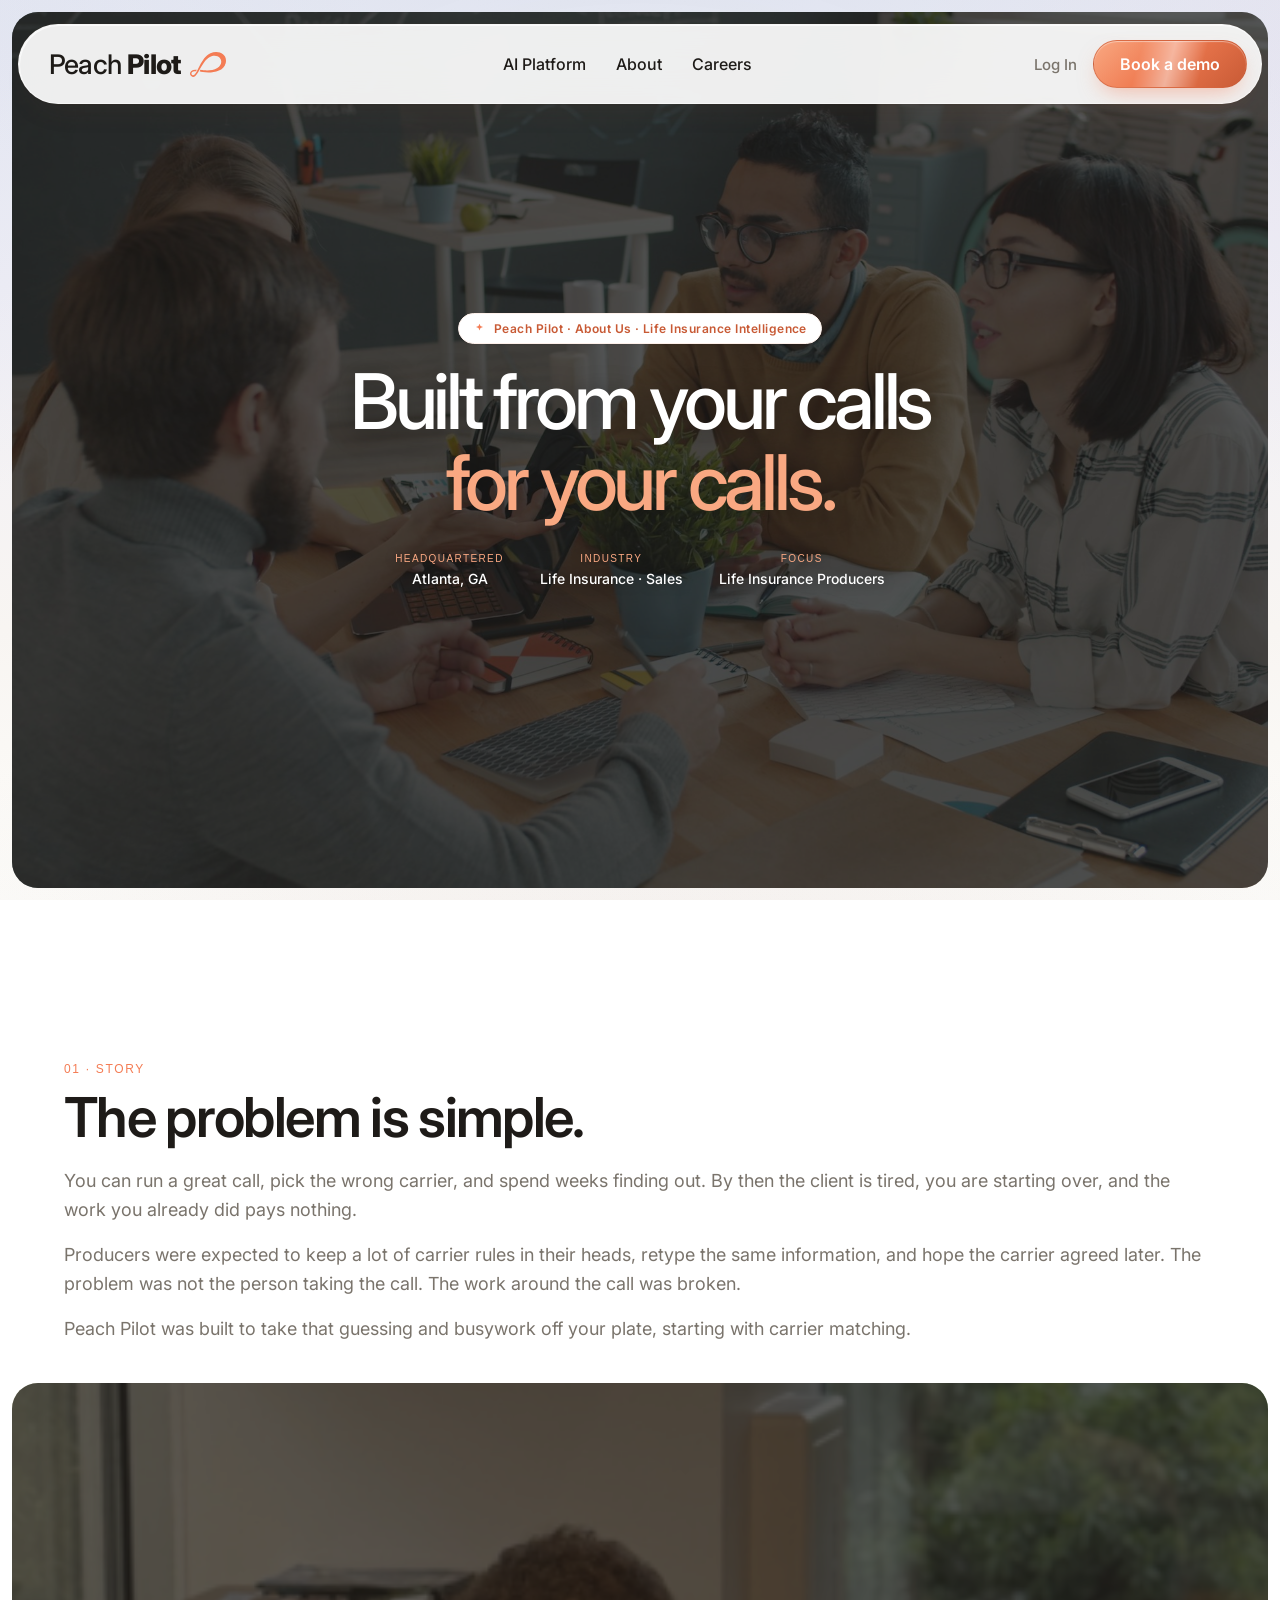
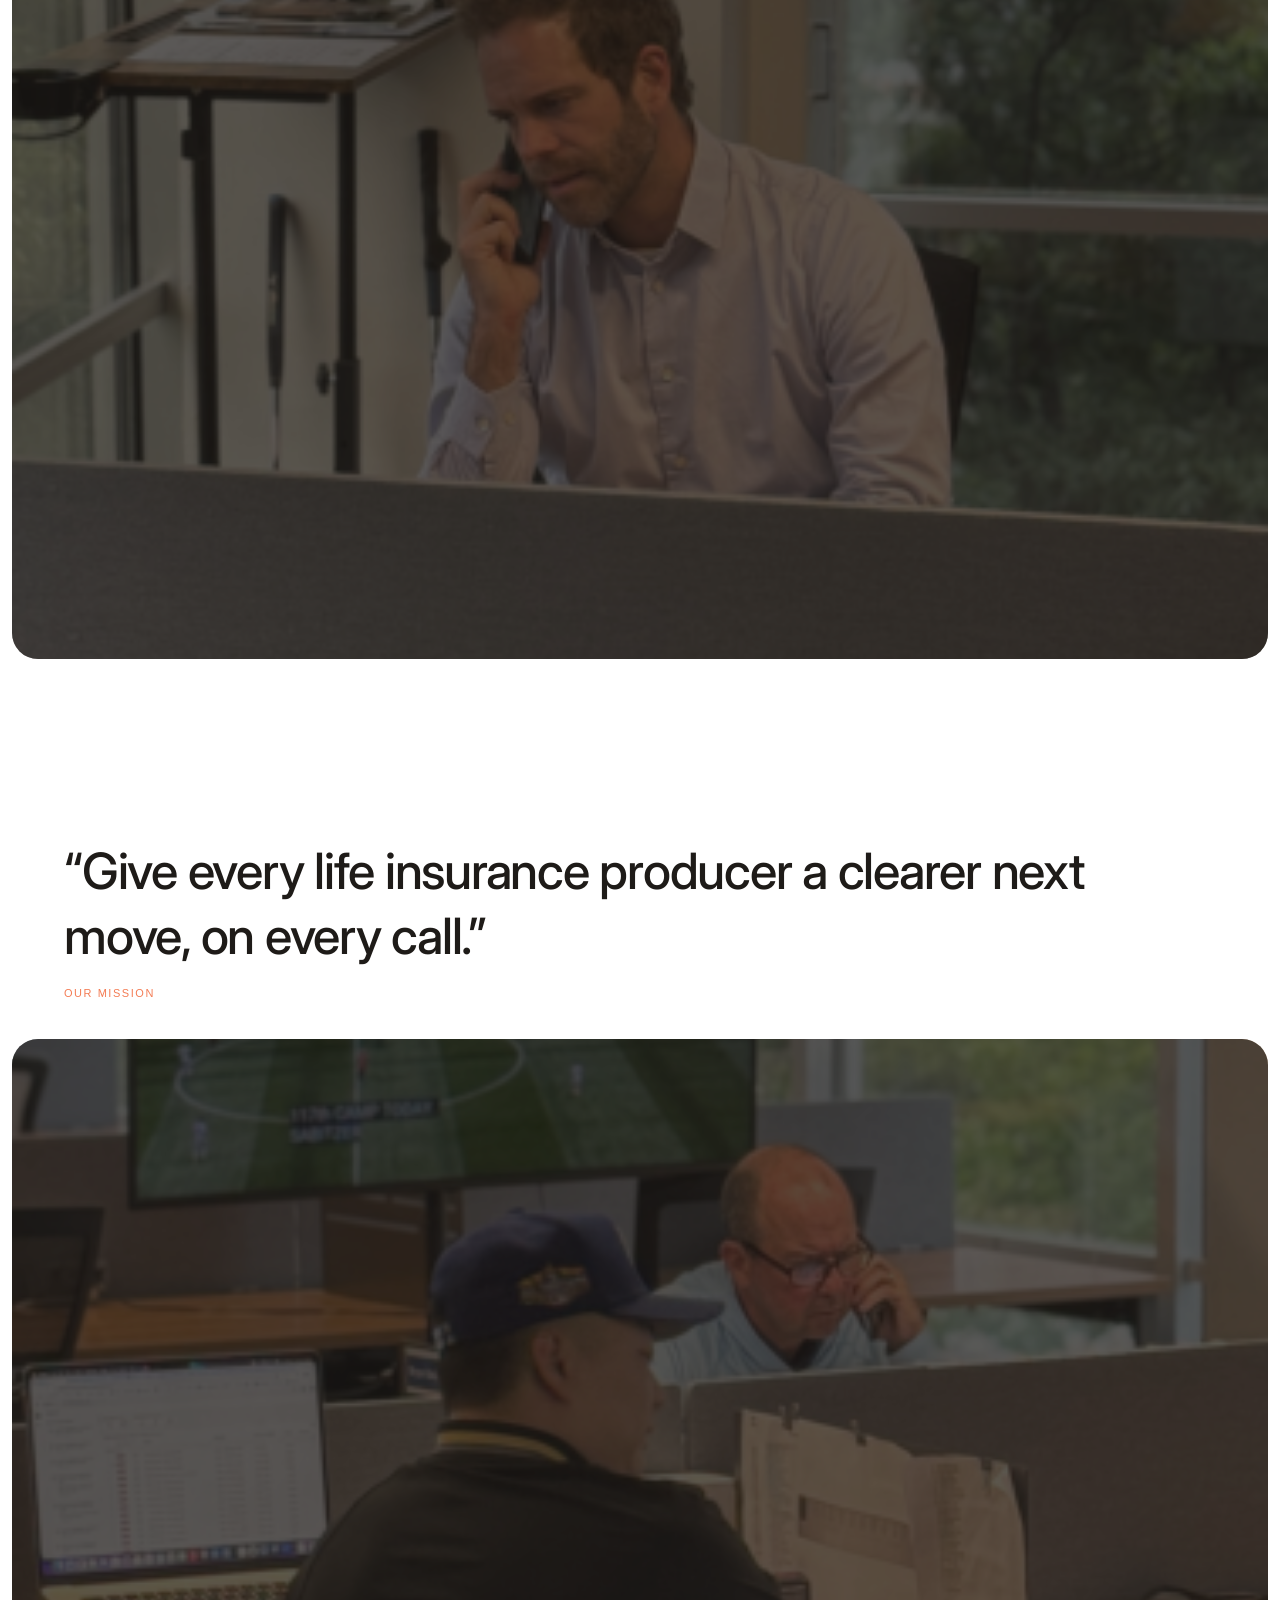
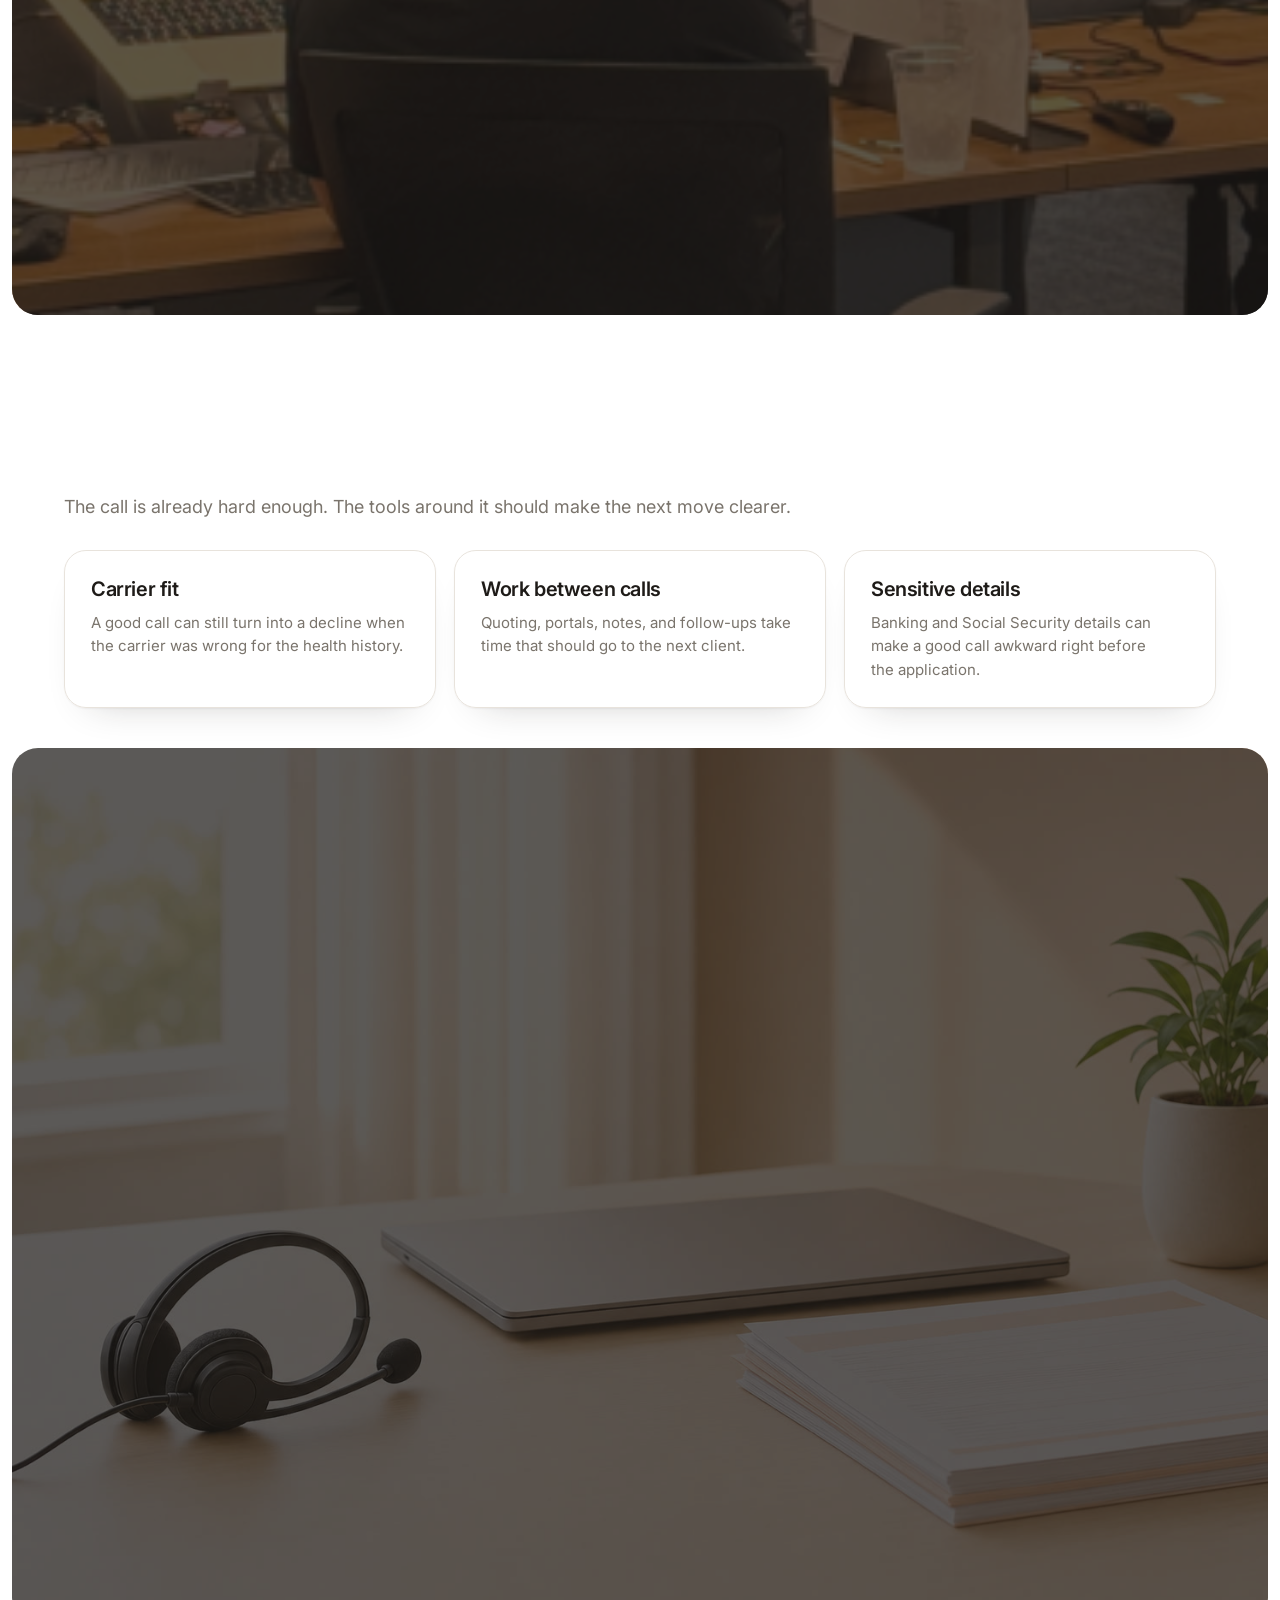
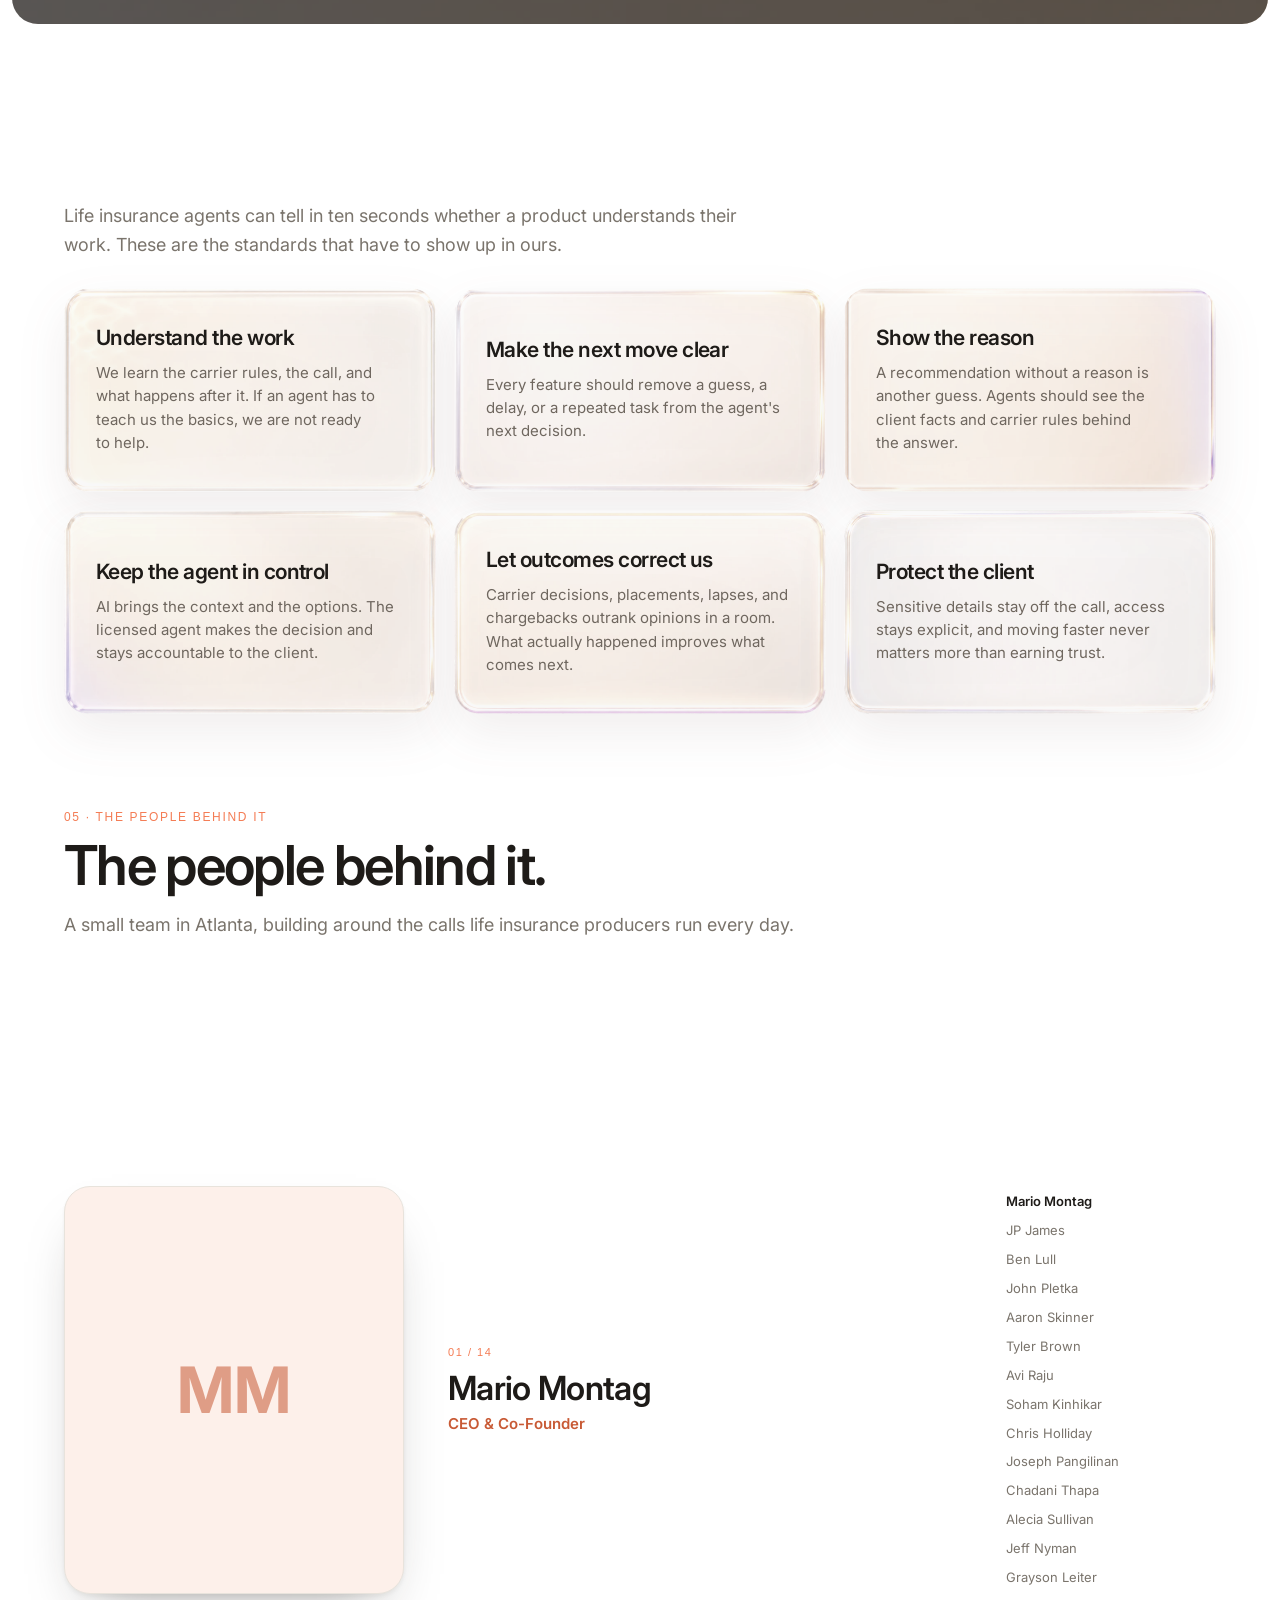
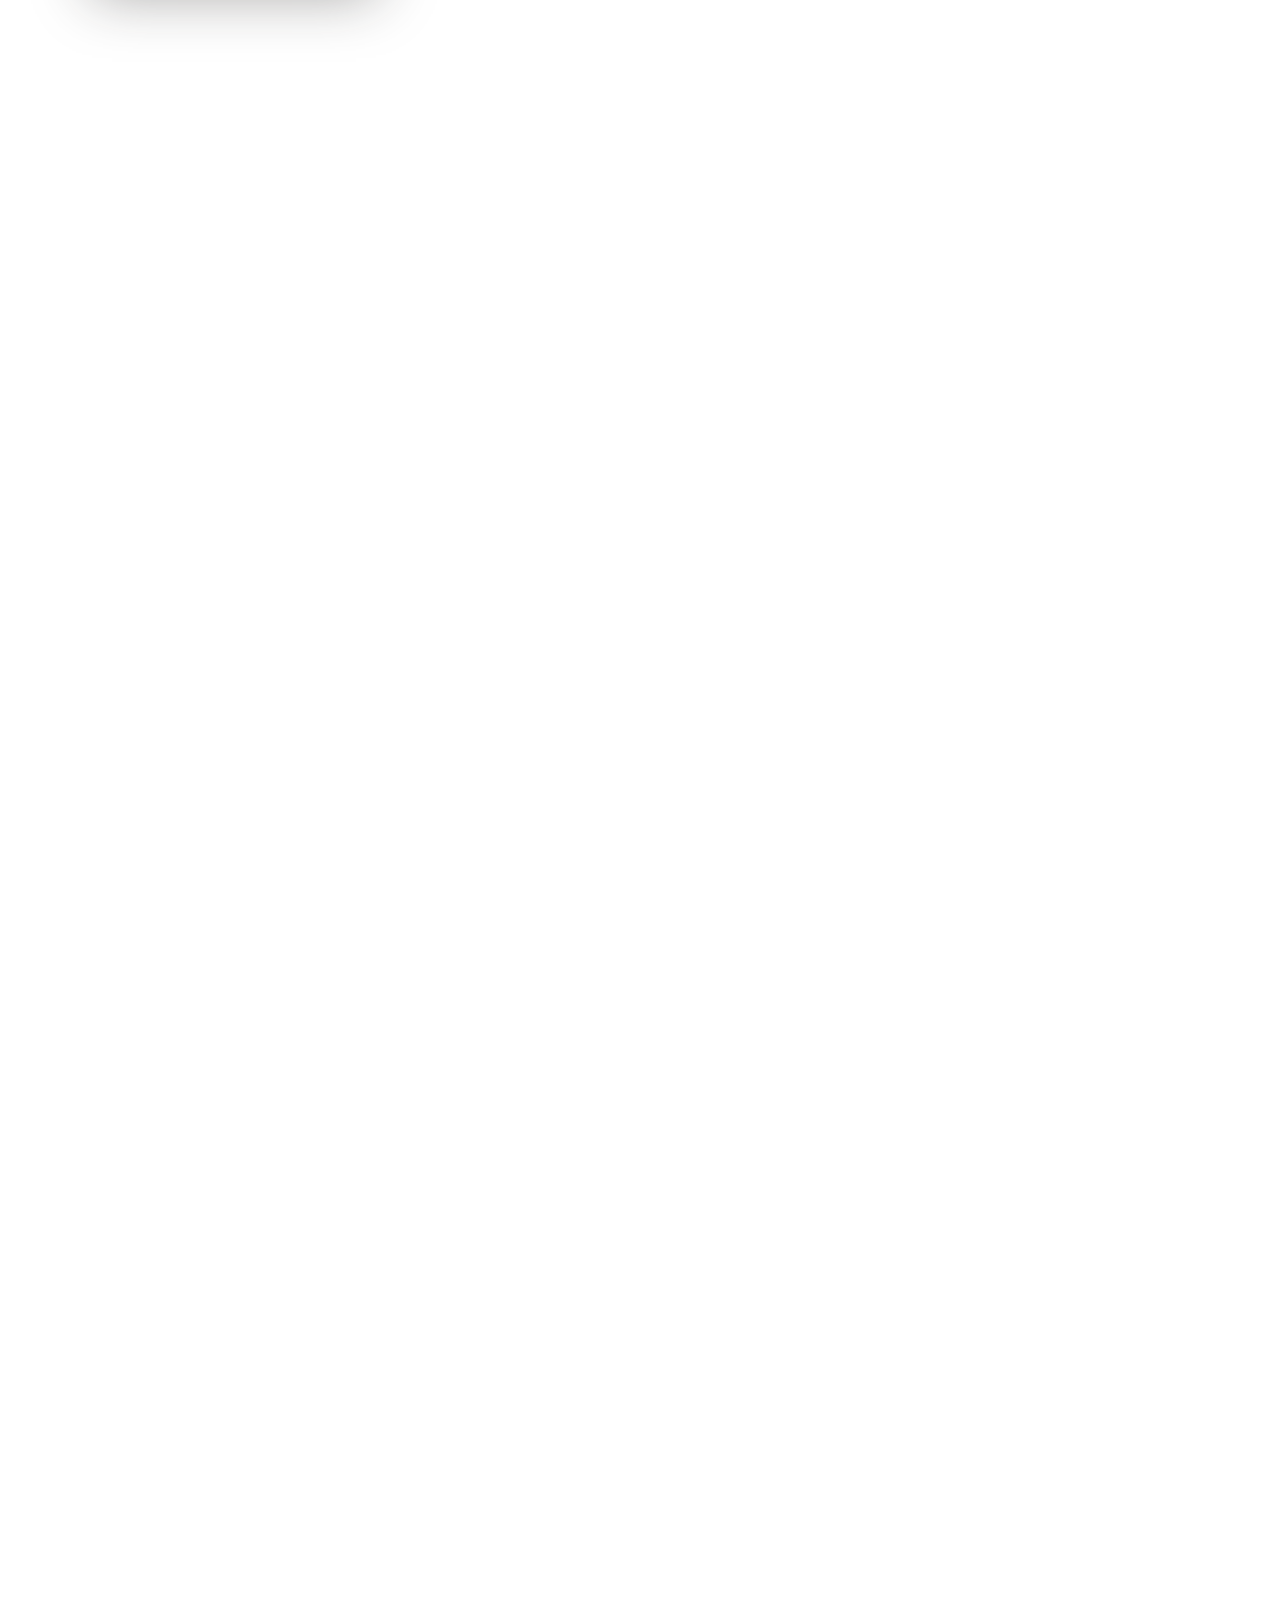
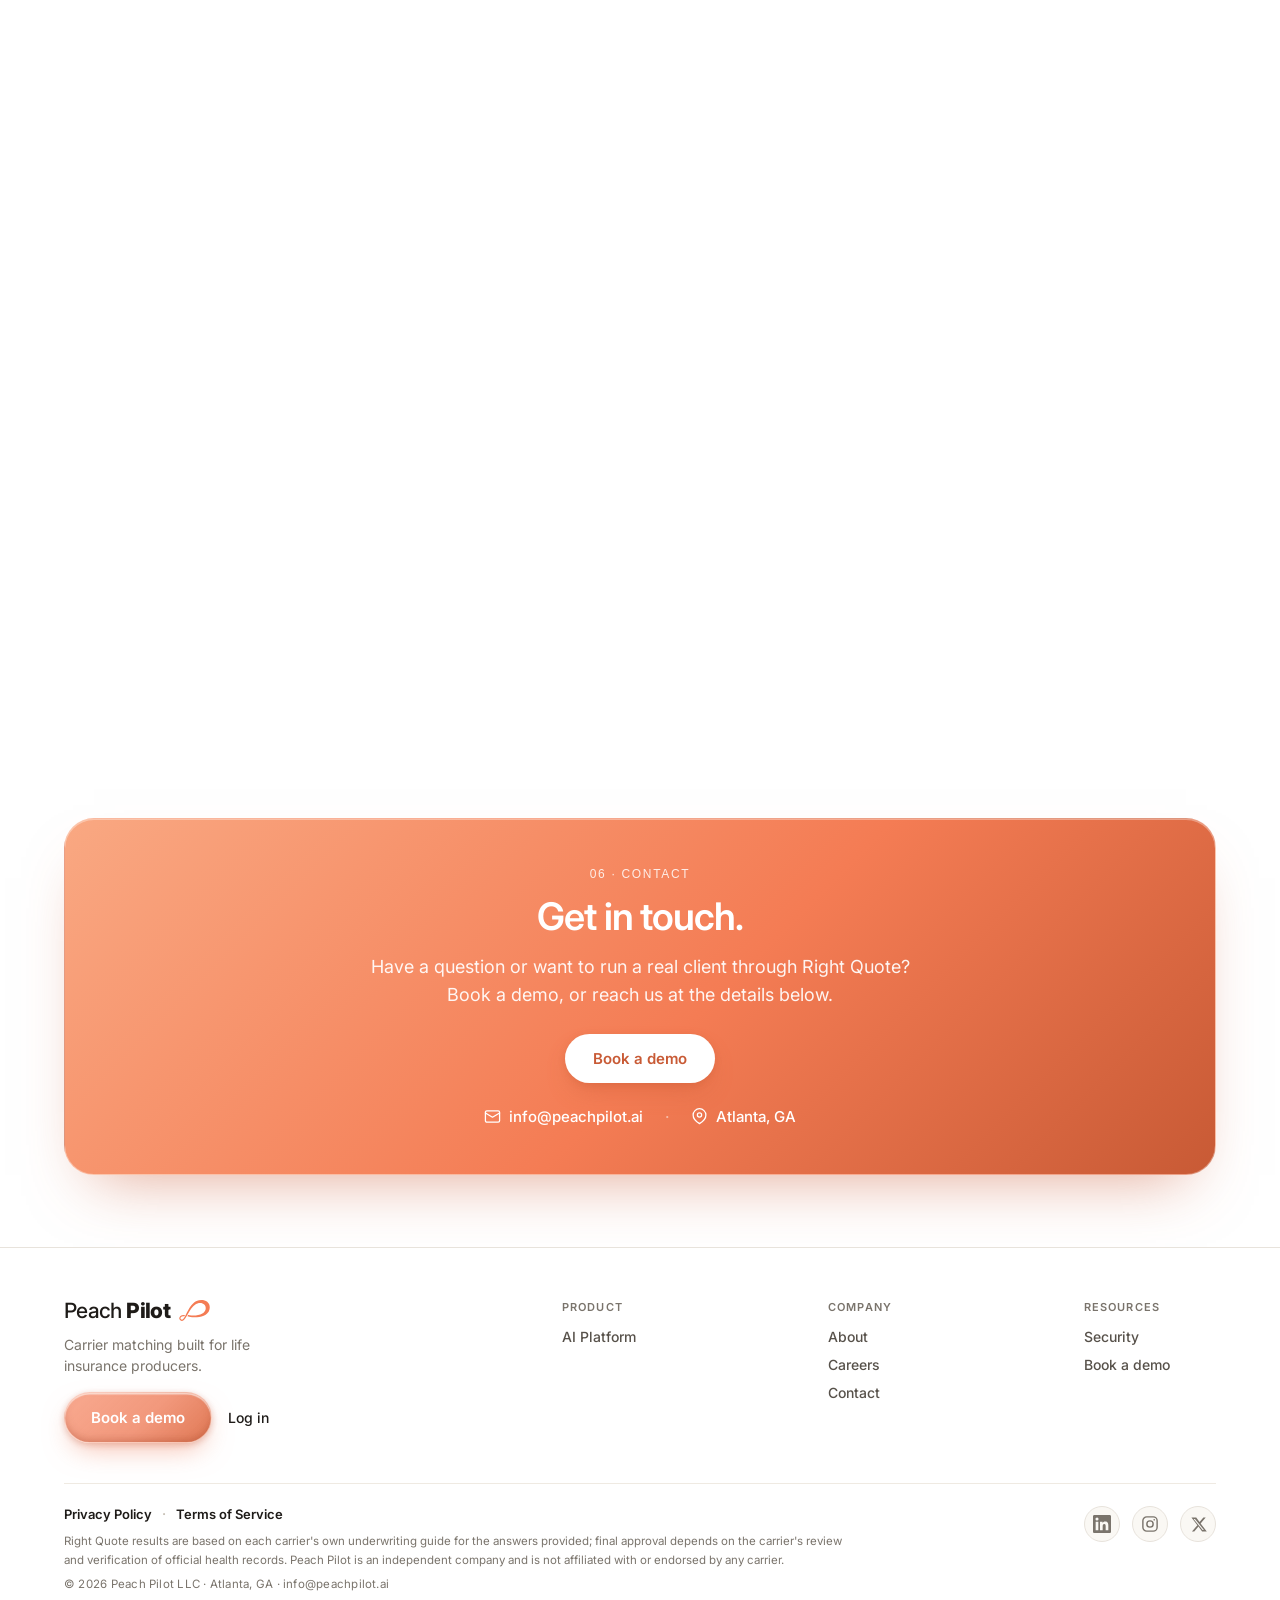
<file: about/index.html>
<!DOCTYPE html><html lang="en"><head><meta charset="utf-8"><meta name="viewport" content="width=device-width, initial-scale=1"><title>About | Peach Pilot</title><meta name="description" content="Peach Pilot is built in Atlanta for life insurance producers who want less guessing around every call."><link rel="preconnect" href="https://fonts.googleapis.com"><link href="https://api.fontshare.com/v2/css?f[]=satoshi@500,700&display=swap" rel="stylesheet"><link rel="preconnect" href="https://fonts.gstatic.com" crossorigin=""><link href="https://fonts.googleapis.com/css2?family=Inter:wght@400;500;600&display=swap" rel="stylesheet"><style>
*{margin:0;padding:0;box-sizing:border-box}
html{scroll-behavior:smooth}
body{font-family:'Inter',ui-sans-serif,system-ui,sans-serif;color:#1e1b18;-webkit-font-smoothing:antialiased}
a{text-decoration:none;color:inherit}
button{font-family:inherit}
.pp-drop-menu{display:none;position:absolute;top:100%;left:0;padding-top:8px;z-index:60}
.pp-drop:hover .pp-drop-menu{display:block}
.pp-drop-menu a{display:block;background:#fff;border:1px solid #e8e3dc;border-radius:12px;padding:10px 16px;font-size:15px;color:#1e1b18;min-width:130px;box-shadow:0 14px 30px -18px rgba(30,27,24,.35);white-space:nowrap}
.pp-drop-menu a:hover{background:#fdf0ea}
nav a:hover{color:#000}
/* team scroll module */
#team-scroll{position:relative}
.pp-stage{position:sticky;top:0;height:100vh;display:flex;align-items:center;overflow:hidden}
.pp-stage-inner{max-width:1200px;margin:0 auto;padding:0 24px;width:100%;display:grid;grid-template-columns:1fr 220px;gap:40px;align-items:center}
.pp-slides{position:relative;min-height:420px}
.pp-slide{position:absolute;inset:0;display:flex;gap:44px;align-items:center;opacity:0;transform:translateY(14px);transition:opacity .45s ease,transform .45s ease;pointer-events:none}
.pp-slide.active{opacity:1;transform:none;pointer-events:auto}
.pp-portrait{width:min(340px,36vw);aspect-ratio:3/3.6;border-radius:26px;border:1px solid #e8e3dc;box-shadow:0 2px 4px rgba(30,27,24,.06), 0 28px 56px -28px rgba(30,27,24,.4);display:flex;align-items:center;justify-content:center;flex-shrink:0;background-size:cover;background-position:center top}
.pp-portrait span{font-family:'Inter',sans-serif;font-weight:700;font-size:64px;color:#c85a35;opacity:.55}
.pp-portrait.has-photo span{display:none}
.pp-names{display:flex;flex-direction:column;gap:2px;max-height:70vh;overflow:hidden}
.pp-name{text-align:left;background:none;border:none;cursor:pointer;font-size:13px;color:#7a746c;padding:5px 10px;border-radius:8px;transition:color .2s;line-height:1.3}
.pp-name.active{color:#1e1b18;font-weight:600;background:rgba(255,255,255,.7)}
.pp-name:hover{color:#1e1b18}
.pp-team-mobile{display:none}
@media (max-width:860px){
  #team-scroll{display:none}
  .pp-team-mobile{display:grid;grid-template-columns:repeat(auto-fit,minmax(150px,1fr));gap:14px}
}

/* Text parallax content scroll (about, Jul 3) */
.pp-tpx-track{position:relative;height:110vh;padding:0 12px}
/* hero track starts at the very top of the page — the nav (sticky, z60) floats over the photo */
.pp-tpx-hero{margin-top:-104px}
@media (max-width:920px){.pp-tpx-hero{margin-top:0}}
.pp-tpx-img{position:sticky;top:12px;height:calc(100vh - 24px);border-radius:26px;overflow:hidden;background-size:cover;background-position:center;will-change:transform;z-index:0}
.pp-tpx-dark{position:absolute;inset:0;background:rgba(30,27,24,.72)}
.pp-tpx-copy{position:absolute;left:0;top:0;width:100%;height:100vh;display:flex;flex-direction:column;align-items:center;justify-content:center;text-align:center;pointer-events:none;padding:0 6vw;will-change:transform,opacity;z-index:1}
.pp-tpx-sub{margin:0;font-family:'Satoshi',sans-serif;font-size:14px;letter-spacing:.18em;text-transform:uppercase;color:#f9a882}
@media (prefers-reduced-motion:reduce){.pp-tpx-track{height:auto}.pp-tpx-img{position:relative;height:60vh}.pp-tpx-copy{position:absolute;height:100%;opacity:1!important;transform:none!important}}

/* Surface glow (theme effect, from index.html) */
.pp-spot{position:relative;border-radius:22px;border:1.5px solid #e8e3dc;box-shadow:0 1px 2px rgba(30,27,24,.05), 0 18px 40px -28px rgba(30,27,24,.3);background-color:rgba(255,255,255,.7);background-image:radial-gradient(240px 240px at calc(var(--ppx,-9999)*1px) calc(var(--ppy,-9999)*1px), hsl(0 0% 100% / .5), transparent);background-attachment:fixed;background-repeat:no-repeat}
.pp-spot::before,.pp-spot::after{content:"";pointer-events:none;position:absolute;inset:-1.5px;border:1.5px solid transparent;border-radius:22px;background-attachment:fixed;background-repeat:no-repeat;background-position:50% 50%;mask:linear-gradient(transparent,transparent),linear-gradient(#fff,#fff);mask-clip:padding-box,border-box;mask-composite:intersect;-webkit-mask:linear-gradient(transparent,transparent),linear-gradient(#fff,#fff);-webkit-mask-clip:padding-box,border-box;-webkit-mask-composite:source-in}
.pp-spot::before{background-image:radial-gradient(170px 170px at calc(var(--ppx,-9999)*1px) calc(var(--ppy,-9999)*1px), hsl(19 92% 60% / .95), transparent 100%);filter:brightness(1.7)}
.pp-spot::after{background-image:radial-gradient(110px 110px at calc(var(--ppx,-9999)*1px) calc(var(--ppy,-9999)*1px), hsl(0 0% 100% / .95), transparent 100%)}
@media (hover:none){.pp-spot{background-image:none}.pp-spot::before,.pp-spot::after{display:none}}

/* Principles: generated optical-glass shells with live, accessible copy. */
.pp-principles{display:grid;grid-template-columns:repeat(auto-fit,minmax(300px,1fr));gap:18px;margin-top:28px}
.pp-principle-card{position:relative;isolation:isolate;overflow:hidden;min-height:204px;padding:34px 32px;display:flex;flex-direction:column;justify-content:center;border-radius:25px;filter:drop-shadow(0 20px 24px rgba(92,59,54,.12));transform-origin:50% 70%;transition:opacity .7s ease,transform .9s cubic-bezier(.16,1,.3,1),filter .7s ease}
.pp-principle-glass{position:absolute;inset:0;width:100%;height:100%;object-fit:fill;z-index:-1;pointer-events:none;user-select:none;opacity:.68;filter:saturate(.48) brightness(1.04) contrast(.97)}
.pp-principle-card h3{font-family:'Inter',sans-serif;font-weight:600;font-size:21px;color:#1e1b18;letter-spacing:-.025em;margin:0}
.pp-principle-card p{color:#6f675f;font-size:15px;margin-top:11px;line-height:1.55}
.pp-principles.is-armed .pp-principle-card{opacity:0;transform:translate3d(0,34px,0) scale(.965);filter:blur(7px) drop-shadow(0 20px 24px rgba(92,59,54,0))}
.pp-principles.is-armed .pp-principle-card.is-in{opacity:1;transform:none;filter:blur(0) drop-shadow(0 20px 24px rgba(92,59,54,.12));transition-delay:calc(var(--i,0) * 85ms)}
@media (hover:hover){.pp-principles.is-armed .pp-principle-card.is-in:hover{transform:translateY(-5px);filter:blur(0) drop-shadow(0 27px 28px rgba(92,59,54,.18));transition-delay:0s}}
@media (prefers-reduced-motion:reduce){.pp-principles.is-armed .pp-principle-card,.pp-principles.is-armed .pp-principle-card.is-in{opacity:1;transform:none;filter:drop-shadow(0 20px 24px rgba(92,59,54,.12));transition:none}}
@media (max-width:700px){.pp-principles{grid-template-columns:1fr}.pp-principle-card{min-height:190px;padding:30px}}

/* No one-word second lines (sitewide type rule, Jul 8) */
h1,h2,h3,h4{text-wrap:balance}
p,li,figcaption,blockquote,small,dd{text-wrap:pretty}
</style><style>.pp-snav[data-astro-cid-wpvy4v7s] a[data-astro-cid-wpvy4v7s]{color:inherit;text-decoration:none}.pp-snav[data-astro-cid-wpvy4v7s]>div[data-astro-cid-wpvy4v7s]{-webkit-backdrop-filter:none!important;background:#ffffffeb!important}.pp-snavlink[data-astro-cid-wpvy4v7s]:hover{color:#000}body.darkm .pp-snav[data-astro-cid-wpvy4v7s]>div[data-astro-cid-wpvy4v7s]{-webkit-backdrop-filter:blur(22px)saturate(1.5)!important;background:#181426b8!important;border-color:#ffffff2e!important;box-shadow:0 1px 2px #0000004d,0 18px 40px -24px #08061480!important}body.darkm .pp-snavlink[data-astro-cid-wpvy4v7s]{color:#ede6f5!important}body.darkm .pp-snavlink[data-astro-cid-wpvy4v7s]:hover{color:#fff}body.darkm .pp-snav[data-astro-cid-wpvy4v7s] span[data-astro-cid-wpvy4v7s]{color:#fff9f4!important}.pp-snav-cta[data-astro-cid-wpvy4v7s]{transition:transform .3s cubic-bezier(.16,1,.3,1),box-shadow .3s}.pp-snav-cta[data-astro-cid-wpvy4v7s]:hover{transform:translateY(-1px);box-shadow:inset 0 1px 1px #ffffff73,0 14px 26px -8px #f47c5499}.pp-snav-sweep[data-astro-cid-wpvy4v7s]{background:linear-gradient(105deg,#0000 30%,#ffffff73 50%,#0000 70%);animation:6s ease-in-out 2s infinite ppSweep;position:absolute;inset:0}@media (prefers-reduced-motion:reduce){.pp-snav-sweep[data-astro-cid-wpvy4v7s]{animation:none}.pp-snav-cta[data-astro-cid-wpvy4v7s]{transition:none}}@keyframes ppWaveA{0%,to{opacity:.85;transform:translate(-50%,-50%)scale(1)}50%{opacity:.7;transform:translate(-52%,-48%)scale(1.08)}}@keyframes ppSweep{0%{transform:translate(-120%)}60%,to{transform:translate(120%)}}@media (prefers-reduced-motion:reduce){[style*=ppWaveA]{animation:none!important}}
</style><link rel="stylesheet" href="/_astro/Footer.BHwws_te.css"></head><body><div aria-hidden="true" style="position:fixed;inset:0;z-index:-2;overflow:hidden;background:radial-gradient(54% 42% at 50% 40%, rgba(255,255,255,.95), rgba(255,255,255,0) 64%), radial-gradient(85% 60% at 50% 124%, rgba(247,170,130,.07), rgba(255,255,255,0) 72%), radial-gradient(120% 72% at 50% -10%, rgba(210,214,231,.6), rgba(210,214,231,0) 56%), radial-gradient(66% 92% at -8% 4%, rgba(221,224,238,.62), rgba(221,224,238,0) 56%), radial-gradient(66% 92% at 108% 4%, rgba(226,221,236,.58), rgba(226,221,236,0) 56%), radial-gradient(120% 70% at 50% 116%, rgba(208,205,212,.28), rgba(208,205,212,0) 60%), linear-gradient(180deg,#ebeef6 0%,#f0eff6 32%,#f8f5f2 70%,#fdfcf9 100%)"><span style="position:absolute;border-radius:50%;filter:blur(80px);width:1100px;height:760px;left:50%;top:34%;transform:translate(-50%,-50%);opacity:.85;animation:ppWaveA 30s ease-in-out infinite;background:radial-gradient(closest-side,rgba(255,255,255,.9),rgba(255,255,255,0) 72%)"></span></div><nav class="pp-snav" aria-label="Primary" style="position:sticky;top:24px;z-index:60;margin:24px auto 0;max-width:1320px;padding:0 18px" data-astro-cid-wpvy4v7s><div style="display:grid;grid-template-columns:auto 1fr auto;gap:18px;align-items:center;height:80px;padding:0 14px 0 30px;border-radius:44px;background:rgba(255,255,255,.3);backdrop-filter:blur(26px) saturate(1.5) brightness(1.04);-webkit-backdrop-filter:blur(26px) saturate(1.5);border:1px solid rgba(255,255,255,.5);box-shadow:inset 1px 1px 0 rgba(255,255,255,.7), 0 0 0 1px rgba(120,72,46,.04), 0 1px 2px rgba(27,26,24,.04), 0 16px 34px -20px rgba(120,72,46,.18)" data-astro-cid-wpvy4v7s><a href="/" aria-label="Peach Pilot home" style="display:inline-flex;align-items:center;gap:9px;justify-self:start" data-astro-cid-wpvy4v7s><span style="font-family:'Inter',sans-serif;font-size:27px;letter-spacing:-.03em;color:#1e1b18;line-height:1;white-space:nowrap" data-astro-cid-wpvy4v7s><span style="font-weight:500" data-astro-cid-wpvy4v7s>Peach </span><span style="font-weight:800" data-astro-cid-wpvy4v7s>Pilot</span></span><svg viewBox="0 0 600 413.08" width="36" height="25" style="display:block;flex-shrink:0" aria-hidden="true" data-astro-cid-wpvy4v7s><path fill="#F47C54" d="M174.07,294.99s176.19,35.84,280.73-29.65c124.71-78.12,62.02-241.46-96.02-196.51C185.53,118.12,130.18,489.05,19.87,399.07c-46.65-38.04-9.48-119.44,93.84-104.67l-14.21,25.8s-27.04-1.83-45.09,3.57c-28.86,8.63-40.71,36.25-21.94,54.51C113.98,448.23,156.6,104.5,340.26,20.76c126.97-57.89,292.22,7.85,254.18,165.51-46.97,194.66-382.01,158.55-433.44,133.95l13.07-25.22Z" data-astro-cid-wpvy4v7s></path></svg></a><div style="display:flex;gap:30px;justify-self:center;flex-wrap:wrap;justify-content:center" data-astro-cid-wpvy4v7s><a class="pp-snavlink" href="/platform" style="font-size:16px;color:#1e1b18;font-weight:500;white-space:nowrap" data-astro-cid-wpvy4v7s>AI Platform</a><a class="pp-snavlink" href="/about" style="font-size:16px;color:#1e1b18;font-weight:500;white-space:nowrap" data-astro-cid-wpvy4v7s>About</a><a class="pp-snavlink" href="/careers" style="font-size:16px;color:#1e1b18;font-weight:500;white-space:nowrap" data-astro-cid-wpvy4v7s>Careers</a></div><div style="justify-self:end;display:flex;align-items:center" data-astro-cid-wpvy4v7s><a class="pp-snavlink" href="/login" style="font-size:15px;color:#7a746c;font-weight:500;white-space:nowrap;margin:0 16px 0 6px" data-astro-cid-wpvy4v7s>Log In</a><a href="/book-a-session" class="pp-snav-cta" style="position:relative;overflow:hidden;display:inline-flex;align-items:center;gap:8px;font-size:16px;font-weight:600;color:#fff;white-space:nowrap;padding:13px 26px;border-radius:999px;background:linear-gradient(135deg,#f9a882 0%,#EF7A50 45%,#c85a35 100%);border:1px solid rgba(200,90,53,.55);box-shadow:inset 0 1px 1px rgba(255,255,255,.45), 0 10px 22px -8px rgba(244,124,84,.5)" data-astro-cid-wpvy4v7s><span aria-hidden="true" class="pp-snav-sweep" data-astro-cid-wpvy4v7s></span>Book a demo</a></div></div></nav><main id="top"><div class="pp-tpx-track pp-tpx-hero" data-tpx><div class="pp-tpx-img" style="background-image:url('/about-hero-collab.jpg')"><div class="pp-tpx-dark"></div></div><div class="pp-tpx-copy"><span style="display:inline-flex;align-items:center;gap:8px;font-family:'Inter',sans-serif;font-size:12px;font-weight:600;letter-spacing:.04em;color:#c85a35;background:#fff;border:1px solid #fdf0ea;padding:7px 14px;border-radius:999px;box-shadow:0 1px 2px rgba(30,27,24,.05), 0 10px 28px -16px rgba(30,27,24,.18)"><svg viewBox="0 0 24 24" width="13" height="13" fill="#F47C54"><path d="M12 3l1.8 4.6L18.5 9.4 13.8 11 12 15.6 10.2 11 5.5 9.4 10.2 7.6z"></path></svg>Peach Pilot &middot; About Us &middot; Life Insurance Intelligence</span><h1 style="font-family:'Inter',sans-serif;font-weight:500;letter-spacing:-.055em;font-size:clamp(34px,6vw,84px);line-height:1.05;color:#fff;text-wrap:balance;max-width:16ch;margin:18px 0 0;text-shadow:0 2px 24px rgba(0,0,0,.35)">Built from your calls<span style="display:block;color:#f9a882">for your calls.</span></h1><div style="display:flex;gap:36px;flex-wrap:wrap;justify-content:center;margin-top:30px;font-size:14px;text-shadow:0 1px 12px rgba(0,0,0,.4)"><div><div style="font-family:'Satoshi',sans-serif;font-size:10px;letter-spacing:.14em;color:#f9a882;text-transform:uppercase">Headquartered</div><div style="margin-top:6px;color:#fff;font-weight:500">Atlanta, GA</div></div><div><div style="font-family:'Satoshi',sans-serif;font-size:10px;letter-spacing:.14em;color:#f9a882;text-transform:uppercase">Industry</div><div style="margin-top:6px;color:#fff;font-weight:500">Life Insurance &middot; Sales</div></div><div><div style="font-family:'Satoshi',sans-serif;font-size:10px;letter-spacing:.14em;color:#f9a882;text-transform:uppercase">Focus</div><div style="margin-top:6px;color:#fff;font-weight:500">Life Insurance Producers</div></div></div></div></div><section style="max-width:1200px;margin:0 auto;padding:72px 24px 40px"><div style="font-family:'Satoshi',sans-serif;font-size:12px;letter-spacing:.14em;color:#F47C54;text-transform:uppercase">01 &middot; Story</div><h2 style="font-family:'Inter',sans-serif;font-weight:600;font-size:clamp(26px,4.5vw,55px);color:#1e1b18;letter-spacing:-.03em;line-height:1.08;text-wrap:balance;margin-top:12px">The problem is simple.</h2><div style="margin-top:20px;display:flex;flex-direction:column;gap:16px"><p style="color:#7a746c;font-size:18px;line-height:1.6">You can run a great call, pick the wrong carrier, and spend weeks finding out. By then the client is tired, you are starting over, and the work you already did pays nothing.</p><p style="color:#7a746c;font-size:18px;line-height:1.6">Producers were expected to keep a lot of carrier rules in their heads, retype the same information, and hope the carrier agreed later. The problem was not the person taking the call. The work around the call was broken.</p><p style="color:#7a746c;font-size:18px;line-height:1.6">Peach Pilot was built to take that guessing and busywork off your plate, starting with carrier matching.</p></div></section><div class="pp-tpx-track" data-tpx><div class="pp-tpx-img" style="background-image:url('/sub-hero-2.png')"><div class="pp-tpx-dark"></div></div><div class="pp-tpx-copy"><p class="pp-tpx-sub">02 &middot; Mission</p><h2 style="font-family:'Inter',sans-serif;font-weight:600;letter-spacing:-.03em;font-size:clamp(34px,6vw,84px);line-height:1.05;color:#fff;text-wrap:balance;max-width:16ch;margin:10px 0 0;text-shadow:0 2px 24px rgba(0,0,0,.35)">Our mission.</h2></div></div><section style="max-width:1200px;margin:0 auto;padding:48px 24px 40px"><blockquote style="font-family:'Inter',sans-serif;font-weight:500;font-size:clamp(26px,4vw,50px);line-height:1.3;letter-spacing:-.025em;color:#1e1b18;margin-top:18px">&ldquo;Give every life insurance producer a clearer next move, on every call.&rdquo;</blockquote><div style="font-family:'Satoshi',sans-serif;font-size:12px;letter-spacing:.14em;color:#F47C54;text-transform:uppercase;font-size:11px;margin-top:18px">Our Mission</div></section><div class="pp-tpx-track" data-tpx><div class="pp-tpx-img" style="background-image:url('/sub-hero-1.png')"><div class="pp-tpx-dark"></div></div><div class="pp-tpx-copy"><p class="pp-tpx-sub">03 &middot; The Problem We Solve</p><h2 style="font-family:'Inter',sans-serif;font-weight:600;letter-spacing:-.03em;font-size:clamp(34px,6vw,84px);line-height:1.05;color:#fff;text-wrap:balance;max-width:16ch;margin:10px 0 0;text-shadow:0 2px 24px rgba(0,0,0,.35)">You should not have to learn by losing weeks.</h2></div></div><section style="max-width:1200px;margin:0 auto;padding:48px 24px 40px"><p style="color:#7a746c;font-size:18px;line-height:1.6;margin-top:16px">The call is already hard enough. The tools around it should make the next move clearer.</p><div style="display:grid;grid-template-columns:repeat(auto-fit,minmax(260px,1fr));gap:18px;margin-top:28px"><div class="pp-spot" style="padding:26px"><h3 style="font-family:'Inter',sans-serif;font-weight:600;font-size:20px;color:#1e1b18;letter-spacing:-.02em">Carrier fit</h3><p style="color:#7a746c;font-size:15px;margin-top:10px;line-height:1.55">A good call can still turn into a decline when the carrier was wrong for the health history.</p></div><div class="pp-spot" style="padding:26px"><h3 style="font-family:'Inter',sans-serif;font-weight:600;font-size:20px;color:#1e1b18;letter-spacing:-.02em">Work between calls</h3><p style="color:#7a746c;font-size:15px;margin-top:10px;line-height:1.55">Quoting, portals, notes, and follow-ups take time that should go to the next client.</p></div><div class="pp-spot" style="padding:26px"><h3 style="font-family:'Inter',sans-serif;font-weight:600;font-size:20px;color:#1e1b18;letter-spacing:-.02em">Sensitive details</h3><p style="color:#7a746c;font-size:15px;margin-top:10px;line-height:1.55">Banking and Social Security details can make a good call awkward right before the application.</p></div></div></section><div class="pp-tpx-track" data-tpx><div class="pp-tpx-img" style="background-image:url('/still-desk-minimal.jpg')"><div class="pp-tpx-dark"></div></div><div class="pp-tpx-copy"><p class="pp-tpx-sub">04 &middot; How We Work</p><h2 style="font-family:'Inter',sans-serif;font-weight:600;letter-spacing:-.03em;font-size:clamp(34px,6vw,84px);line-height:1.05;color:#fff;text-wrap:balance;max-width:16ch;margin:10px 0 0;text-shadow:0 2px 24px rgba(0,0,0,.35)">How we work.</h2></div></div><section style="max-width:1200px;margin:0 auto;padding:48px 24px 40px"><p style="color:#7a746c;font-size:18px;line-height:1.6;margin-top:16px;max-width:64ch">Life insurance agents can tell in ten seconds whether a product understands their work. These are the standards that have to show up in ours.</p><div class="pp-principles" id="ppPrinciples"><article class="pp-principle-card" style="--i:0"><img class="pp-principle-glass" src="/pp-principle-01.webp" alt="" aria-hidden="true"><h3>Understand the work</h3><p>We learn the carrier rules, the call, and what happens after it. If an agent has to teach us the basics, we are not ready to help.</p></article><article class="pp-principle-card" style="--i:1"><img class="pp-principle-glass" src="/pp-principle-02.webp" alt="" aria-hidden="true"><h3>Make the next move clear</h3><p>Every feature should remove a guess, a delay, or a repeated task from the agent's next decision.</p></article><article class="pp-principle-card" style="--i:2"><img class="pp-principle-glass" src="/pp-principle-03.webp" alt="" aria-hidden="true"><h3>Show the reason</h3><p>A recommendation without a reason is another guess. Agents should see the client facts and carrier rules behind the answer.</p></article><article class="pp-principle-card" style="--i:3"><img class="pp-principle-glass" src="/pp-principle-04.webp" alt="" aria-hidden="true"><h3>Keep the agent in control</h3><p>AI brings the context and the options. The licensed agent makes the decision and stays accountable to the client.</p></article><article class="pp-principle-card" style="--i:4"><img class="pp-principle-glass" src="/pp-principle-05.webp" alt="" aria-hidden="true"><h3>Let outcomes correct us</h3><p>Carrier decisions, placements, lapses, and chargebacks outrank opinions in a room. What actually happened improves what comes next.</p></article><article class="pp-principle-card" style="--i:5"><img class="pp-principle-glass" src="/pp-principle-06.webp" alt="" aria-hidden="true"><h3>Protect the client</h3><p>Sensitive details stay off the call, access stays explicit, and moving faster never matters more than earning trust.</p></article></div></section><section style="max-width:1200px;margin:0 auto;padding:56px 24px 0"><div style="font-family:'Satoshi',sans-serif;font-size:12px;letter-spacing:.14em;color:#F47C54;text-transform:uppercase">05 &middot; The People Behind It</div><h2 style="font-family:'Inter',sans-serif;font-weight:600;font-size:clamp(26px,4.5vw,55px);color:#1e1b18;letter-spacing:-.03em;line-height:1.08;text-wrap:balance;margin-top:12px">The people behind it.</h2><p style="color:#7a746c;font-size:18px;line-height:1.6;margin-top:16px">A small team in Atlanta, building around the calls life insurance producers run every day.</p></section><div id="team-scroll" style="height:870vh"><div class="pp-stage"><div class="pp-stage-inner"><div class="pp-slides"><div class="pp-slide" data-i="0"><div class="pp-portrait" style="background:#fdf0ea"><span>MM</span></div><div class="pp-slide-txt"><div style="font-family:'Satoshi',sans-serif;font-size:12px;letter-spacing:.14em;color:#F47C54;text-transform:uppercase;font-size:11px">01 / 14</div><h3 style="font-family:'Inter',sans-serif;font-weight:600;font-size:20px;color:#1e1b18;letter-spacing:-.02em;font-size:clamp(24px,2.6vw,34px);margin-top:10px">Mario Montag</h3><div style="color:#c85a35;font-weight:600;font-size:15px;margin-top:6px">CEO & Co-Founder</div></div></div><div class="pp-slide" data-i="1"><div class="pp-portrait" style="background:#F3E8F0"><span>JJ</span></div><div class="pp-slide-txt"><div style="font-family:'Satoshi',sans-serif;font-size:12px;letter-spacing:.14em;color:#F47C54;text-transform:uppercase;font-size:11px">02 / 14</div><h3 style="font-family:'Inter',sans-serif;font-weight:600;font-size:20px;color:#1e1b18;letter-spacing:-.02em;font-size:clamp(24px,2.6vw,34px);margin-top:10px">JP James</h3><div style="color:#c85a35;font-weight:600;font-size:15px;margin-top:6px">Chairman & Co-Founder</div></div></div><div class="pp-slide" data-i="2"><div class="pp-portrait" style="background:#E8EFF6"><span>BL</span></div><div class="pp-slide-txt"><div style="font-family:'Satoshi',sans-serif;font-size:12px;letter-spacing:.14em;color:#F47C54;text-transform:uppercase;font-size:11px">03 / 14</div><h3 style="font-family:'Inter',sans-serif;font-weight:600;font-size:20px;color:#1e1b18;letter-spacing:-.02em;font-size:clamp(24px,2.6vw,34px);margin-top:10px">Ben Lull</h3><div style="color:#c85a35;font-weight:600;font-size:15px;margin-top:6px">VP Infra & Data</div></div></div><div class="pp-slide" data-i="3"><div class="pp-portrait" style="background:#EAF2E6"><span>JP</span></div><div class="pp-slide-txt"><div style="font-family:'Satoshi',sans-serif;font-size:12px;letter-spacing:.14em;color:#F47C54;text-transform:uppercase;font-size:11px">04 / 14</div><h3 style="font-family:'Inter',sans-serif;font-weight:600;font-size:20px;color:#1e1b18;letter-spacing:-.02em;font-size:clamp(24px,2.6vw,34px);margin-top:10px">John Pletka</h3><div style="color:#c85a35;font-weight:600;font-size:15px;margin-top:6px">VP Engineering</div></div></div><div class="pp-slide" data-i="4"><div class="pp-portrait" style="background:#fdf0ea"><span>AS</span></div><div class="pp-slide-txt"><div style="font-family:'Satoshi',sans-serif;font-size:12px;letter-spacing:.14em;color:#F47C54;text-transform:uppercase;font-size:11px">05 / 14</div><h3 style="font-family:'Inter',sans-serif;font-weight:600;font-size:20px;color:#1e1b18;letter-spacing:-.02em;font-size:clamp(24px,2.6vw,34px);margin-top:10px">Aaron Skinner</h3><div style="color:#c85a35;font-weight:600;font-size:15px;margin-top:6px">Product Manager</div></div></div><div class="pp-slide" data-i="5"><div class="pp-portrait" style="background:#F3E8F0"><span>TB</span></div><div class="pp-slide-txt"><div style="font-family:'Satoshi',sans-serif;font-size:12px;letter-spacing:.14em;color:#F47C54;text-transform:uppercase;font-size:11px">06 / 14</div><h3 style="font-family:'Inter',sans-serif;font-weight:600;font-size:20px;color:#1e1b18;letter-spacing:-.02em;font-size:clamp(24px,2.6vw,34px);margin-top:10px">Tyler Brown</h3><div style="color:#c85a35;font-weight:600;font-size:15px;margin-top:6px">Customer Success Engineer</div></div></div><div class="pp-slide" data-i="6"><div class="pp-portrait" style="background:#E8EFF6"><span>AR</span></div><div class="pp-slide-txt"><div style="font-family:'Satoshi',sans-serif;font-size:12px;letter-spacing:.14em;color:#F47C54;text-transform:uppercase;font-size:11px">07 / 14</div><h3 style="font-family:'Inter',sans-serif;font-weight:600;font-size:20px;color:#1e1b18;letter-spacing:-.02em;font-size:clamp(24px,2.6vw,34px);margin-top:10px">Avi Raju</h3><div style="color:#c85a35;font-weight:600;font-size:15px;margin-top:6px">AI FDE, UI & Quoting</div></div></div><div class="pp-slide" data-i="7"><div class="pp-portrait" style="background:#EAF2E6"><span>SK</span></div><div class="pp-slide-txt"><div style="font-family:'Satoshi',sans-serif;font-size:12px;letter-spacing:.14em;color:#F47C54;text-transform:uppercase;font-size:11px">08 / 14</div><h3 style="font-family:'Inter',sans-serif;font-weight:600;font-size:20px;color:#1e1b18;letter-spacing:-.02em;font-size:clamp(24px,2.6vw,34px);margin-top:10px">Soham Kinhikar</h3><div style="color:#c85a35;font-weight:600;font-size:15px;margin-top:6px">Engineer, Peach Live</div></div></div><div class="pp-slide" data-i="8"><div class="pp-portrait" style="background:#fdf0ea"><span>CH</span></div><div class="pp-slide-txt"><div style="font-family:'Satoshi',sans-serif;font-size:12px;letter-spacing:.14em;color:#F47C54;text-transform:uppercase;font-size:11px">09 / 14</div><h3 style="font-family:'Inter',sans-serif;font-weight:600;font-size:20px;color:#1e1b18;letter-spacing:-.02em;font-size:clamp(24px,2.6vw,34px);margin-top:10px">Chris Holliday</h3><div style="color:#c85a35;font-weight:600;font-size:15px;margin-top:6px">Full-Stack Engineer</div></div></div><div class="pp-slide" data-i="9"><div class="pp-portrait" style="background:#F3E8F0"><span>JP</span></div><div class="pp-slide-txt"><div style="font-family:'Satoshi',sans-serif;font-size:12px;letter-spacing:.14em;color:#F47C54;text-transform:uppercase;font-size:11px">10 / 14</div><h3 style="font-family:'Inter',sans-serif;font-weight:600;font-size:20px;color:#1e1b18;letter-spacing:-.02em;font-size:clamp(24px,2.6vw,34px);margin-top:10px">Joseph Pangilinan</h3><div style="color:#c85a35;font-weight:600;font-size:15px;margin-top:6px">Ops & Coordination</div></div></div><div class="pp-slide" data-i="10"><div class="pp-portrait" style="background:#E8EFF6"><span>CT</span></div><div class="pp-slide-txt"><div style="font-family:'Satoshi',sans-serif;font-size:12px;letter-spacing:.14em;color:#F47C54;text-transform:uppercase;font-size:11px">11 / 14</div><h3 style="font-family:'Inter',sans-serif;font-weight:600;font-size:20px;color:#1e1b18;letter-spacing:-.02em;font-size:clamp(24px,2.6vw,34px);margin-top:10px">Chadani Thapa</h3><div style="color:#c85a35;font-weight:600;font-size:15px;margin-top:6px">QA Engineer</div></div></div><div class="pp-slide" data-i="11"><div class="pp-portrait" style="background:#EAF2E6"><span>AS</span></div><div class="pp-slide-txt"><div style="font-family:'Satoshi',sans-serif;font-size:12px;letter-spacing:.14em;color:#F47C54;text-transform:uppercase;font-size:11px">12 / 14</div><h3 style="font-family:'Inter',sans-serif;font-weight:600;font-size:20px;color:#1e1b18;letter-spacing:-.02em;font-size:clamp(24px,2.6vw,34px);margin-top:10px">Alecia Sullivan</h3><div style="color:#c85a35;font-weight:600;font-size:15px;margin-top:6px">Recruiting</div></div></div><div class="pp-slide" data-i="12"><div class="pp-portrait" style="background:#fdf0ea"><span>JN</span></div><div class="pp-slide-txt"><div style="font-family:'Satoshi',sans-serif;font-size:12px;letter-spacing:.14em;color:#F47C54;text-transform:uppercase;font-size:11px">13 / 14</div><h3 style="font-family:'Inter',sans-serif;font-weight:600;font-size:20px;color:#1e1b18;letter-spacing:-.02em;font-size:clamp(24px,2.6vw,34px);margin-top:10px">Jeff Nyman</h3><div style="color:#c85a35;font-weight:600;font-size:15px;margin-top:6px">Principal QA Engineer</div></div></div><div class="pp-slide" data-i="13"><div class="pp-portrait" style="background:#F3E8F0"><span>GL</span></div><div class="pp-slide-txt"><div style="font-family:'Satoshi',sans-serif;font-size:12px;letter-spacing:.14em;color:#F47C54;text-transform:uppercase;font-size:11px">14 / 14</div><h3 style="font-family:'Inter',sans-serif;font-weight:600;font-size:20px;color:#1e1b18;letter-spacing:-.02em;font-size:clamp(24px,2.6vw,34px);margin-top:10px">Grayson Leiter</h3><div style="color:#c85a35;font-weight:600;font-size:15px;margin-top:6px">Intern, Chargebacks & Win-back</div></div></div></div><div class="pp-names"><button type="button" class="pp-name" data-i="0">Mario Montag</button><button type="button" class="pp-name" data-i="1">JP James</button><button type="button" class="pp-name" data-i="2">Ben Lull</button><button type="button" class="pp-name" data-i="3">John Pletka</button><button type="button" class="pp-name" data-i="4">Aaron Skinner</button><button type="button" class="pp-name" data-i="5">Tyler Brown</button><button type="button" class="pp-name" data-i="6">Avi Raju</button><button type="button" class="pp-name" data-i="7">Soham Kinhikar</button><button type="button" class="pp-name" data-i="8">Chris Holliday</button><button type="button" class="pp-name" data-i="9">Joseph Pangilinan</button><button type="button" class="pp-name" data-i="10">Chadani Thapa</button><button type="button" class="pp-name" data-i="11">Alecia Sullivan</button><button type="button" class="pp-name" data-i="12">Jeff Nyman</button><button type="button" class="pp-name" data-i="13">Grayson Leiter</button></div></div></div></div><section class="pp-team-mobile" style="max-width:1200px;margin:0 auto;padding:24px 24px 40px"><div style="padding:26px;border-radius:22px;background:rgba(255,255,255,.7);border:1px solid #e8e3dc;box-shadow:0 1px 2px rgba(30,27,24,.05), 0 18px 40px -28px rgba(30,27,24,.3);padding:18px;text-align:center"><div class="pp-portrait" style="background:#fdf0ea;width:100%;aspect-ratio:1;border-radius:16px;margin:0 auto"><span style="font-size:38px">MM</span></div><div style="font-weight:600;margin-top:12px;font-size:14px">Mario Montag</div><div style="color:#7a746c;font-size:12px;margin-top:4px">CEO & Co-Founder</div></div><div style="padding:26px;border-radius:22px;background:rgba(255,255,255,.7);border:1px solid #e8e3dc;box-shadow:0 1px 2px rgba(30,27,24,.05), 0 18px 40px -28px rgba(30,27,24,.3);padding:18px;text-align:center"><div class="pp-portrait" style="background:#F3E8F0;width:100%;aspect-ratio:1;border-radius:16px;margin:0 auto"><span style="font-size:38px">JJ</span></div><div style="font-weight:600;margin-top:12px;font-size:14px">JP James</div><div style="color:#7a746c;font-size:12px;margin-top:4px">Chairman & Co-Founder</div></div><div style="padding:26px;border-radius:22px;background:rgba(255,255,255,.7);border:1px solid #e8e3dc;box-shadow:0 1px 2px rgba(30,27,24,.05), 0 18px 40px -28px rgba(30,27,24,.3);padding:18px;text-align:center"><div class="pp-portrait" style="background:#E8EFF6;width:100%;aspect-ratio:1;border-radius:16px;margin:0 auto"><span style="font-size:38px">BL</span></div><div style="font-weight:600;margin-top:12px;font-size:14px">Ben Lull</div><div style="color:#7a746c;font-size:12px;margin-top:4px">VP Infra & Data</div></div><div style="padding:26px;border-radius:22px;background:rgba(255,255,255,.7);border:1px solid #e8e3dc;box-shadow:0 1px 2px rgba(30,27,24,.05), 0 18px 40px -28px rgba(30,27,24,.3);padding:18px;text-align:center"><div class="pp-portrait" style="background:#EAF2E6;width:100%;aspect-ratio:1;border-radius:16px;margin:0 auto"><span style="font-size:38px">JP</span></div><div style="font-weight:600;margin-top:12px;font-size:14px">John Pletka</div><div style="color:#7a746c;font-size:12px;margin-top:4px">VP Engineering</div></div><div style="padding:26px;border-radius:22px;background:rgba(255,255,255,.7);border:1px solid #e8e3dc;box-shadow:0 1px 2px rgba(30,27,24,.05), 0 18px 40px -28px rgba(30,27,24,.3);padding:18px;text-align:center"><div class="pp-portrait" style="background:#fdf0ea;width:100%;aspect-ratio:1;border-radius:16px;margin:0 auto"><span style="font-size:38px">AS</span></div><div style="font-weight:600;margin-top:12px;font-size:14px">Aaron Skinner</div><div style="color:#7a746c;font-size:12px;margin-top:4px">Product Manager</div></div><div style="padding:26px;border-radius:22px;background:rgba(255,255,255,.7);border:1px solid #e8e3dc;box-shadow:0 1px 2px rgba(30,27,24,.05), 0 18px 40px -28px rgba(30,27,24,.3);padding:18px;text-align:center"><div class="pp-portrait" style="background:#F3E8F0;width:100%;aspect-ratio:1;border-radius:16px;margin:0 auto"><span style="font-size:38px">TB</span></div><div style="font-weight:600;margin-top:12px;font-size:14px">Tyler Brown</div><div style="color:#7a746c;font-size:12px;margin-top:4px">Customer Success Engineer</div></div><div style="padding:26px;border-radius:22px;background:rgba(255,255,255,.7);border:1px solid #e8e3dc;box-shadow:0 1px 2px rgba(30,27,24,.05), 0 18px 40px -28px rgba(30,27,24,.3);padding:18px;text-align:center"><div class="pp-portrait" style="background:#E8EFF6;width:100%;aspect-ratio:1;border-radius:16px;margin:0 auto"><span style="font-size:38px">AR</span></div><div style="font-weight:600;margin-top:12px;font-size:14px">Avi Raju</div><div style="color:#7a746c;font-size:12px;margin-top:4px">AI FDE, UI & Quoting</div></div><div style="padding:26px;border-radius:22px;background:rgba(255,255,255,.7);border:1px solid #e8e3dc;box-shadow:0 1px 2px rgba(30,27,24,.05), 0 18px 40px -28px rgba(30,27,24,.3);padding:18px;text-align:center"><div class="pp-portrait" style="background:#EAF2E6;width:100%;aspect-ratio:1;border-radius:16px;margin:0 auto"><span style="font-size:38px">SK</span></div><div style="font-weight:600;margin-top:12px;font-size:14px">Soham Kinhikar</div><div style="color:#7a746c;font-size:12px;margin-top:4px">Engineer, Peach Live</div></div><div style="padding:26px;border-radius:22px;background:rgba(255,255,255,.7);border:1px solid #e8e3dc;box-shadow:0 1px 2px rgba(30,27,24,.05), 0 18px 40px -28px rgba(30,27,24,.3);padding:18px;text-align:center"><div class="pp-portrait" style="background:#fdf0ea;width:100%;aspect-ratio:1;border-radius:16px;margin:0 auto"><span style="font-size:38px">CH</span></div><div style="font-weight:600;margin-top:12px;font-size:14px">Chris Holliday</div><div style="color:#7a746c;font-size:12px;margin-top:4px">Full-Stack Engineer</div></div><div style="padding:26px;border-radius:22px;background:rgba(255,255,255,.7);border:1px solid #e8e3dc;box-shadow:0 1px 2px rgba(30,27,24,.05), 0 18px 40px -28px rgba(30,27,24,.3);padding:18px;text-align:center"><div class="pp-portrait" style="background:#F3E8F0;width:100%;aspect-ratio:1;border-radius:16px;margin:0 auto"><span style="font-size:38px">JP</span></div><div style="font-weight:600;margin-top:12px;font-size:14px">Joseph Pangilinan</div><div style="color:#7a746c;font-size:12px;margin-top:4px">Ops & Coordination</div></div><div style="padding:26px;border-radius:22px;background:rgba(255,255,255,.7);border:1px solid #e8e3dc;box-shadow:0 1px 2px rgba(30,27,24,.05), 0 18px 40px -28px rgba(30,27,24,.3);padding:18px;text-align:center"><div class="pp-portrait" style="background:#E8EFF6;width:100%;aspect-ratio:1;border-radius:16px;margin:0 auto"><span style="font-size:38px">CT</span></div><div style="font-weight:600;margin-top:12px;font-size:14px">Chadani Thapa</div><div style="color:#7a746c;font-size:12px;margin-top:4px">QA Engineer</div></div><div style="padding:26px;border-radius:22px;background:rgba(255,255,255,.7);border:1px solid #e8e3dc;box-shadow:0 1px 2px rgba(30,27,24,.05), 0 18px 40px -28px rgba(30,27,24,.3);padding:18px;text-align:center"><div class="pp-portrait" style="background:#EAF2E6;width:100%;aspect-ratio:1;border-radius:16px;margin:0 auto"><span style="font-size:38px">AS</span></div><div style="font-weight:600;margin-top:12px;font-size:14px">Alecia Sullivan</div><div style="color:#7a746c;font-size:12px;margin-top:4px">Recruiting</div></div><div style="padding:26px;border-radius:22px;background:rgba(255,255,255,.7);border:1px solid #e8e3dc;box-shadow:0 1px 2px rgba(30,27,24,.05), 0 18px 40px -28px rgba(30,27,24,.3);padding:18px;text-align:center"><div class="pp-portrait" style="background:#fdf0ea;width:100%;aspect-ratio:1;border-radius:16px;margin:0 auto"><span style="font-size:38px">JN</span></div><div style="font-weight:600;margin-top:12px;font-size:14px">Jeff Nyman</div><div style="color:#7a746c;font-size:12px;margin-top:4px">Principal QA Engineer</div></div><div style="padding:26px;border-radius:22px;background:rgba(255,255,255,.7);border:1px solid #e8e3dc;box-shadow:0 1px 2px rgba(30,27,24,.05), 0 18px 40px -28px rgba(30,27,24,.3);padding:18px;text-align:center"><div class="pp-portrait" style="background:#F3E8F0;width:100%;aspect-ratio:1;border-radius:16px;margin:0 auto"><span style="font-size:38px">GL</span></div><div style="font-weight:600;margin-top:12px;font-size:14px">Grayson Leiter</div><div style="color:#7a746c;font-size:12px;margin-top:4px">Intern, Chargebacks & Win-back</div></div></section><section id="contact" style="max-width:1200px;margin:0 auto;padding:48px 24px 72px;scroll-margin-top:110px"><div style="padding:48px 40px;border-radius:30px;text-align:center;background:linear-gradient(135deg,#f9a882,#F47C54 55%,#c85a35);border:1px solid rgba(255,255,255,.35);box-shadow:inset 0 1px 0 rgba(255,255,255,.35), 0 30px 60px -30px rgba(200,90,53,.55)"><div style="font-family:'Satoshi',sans-serif;font-size:12px;letter-spacing:.14em;color:#F47C54;text-transform:uppercase;color:rgba(255,255,255,.85)">06 &middot; Contact</div><h2 style="font-family:'Inter',sans-serif;font-weight:600;font-size:clamp(26px,3vw,38px);color:#fff;letter-spacing:-.03em;margin-top:12px">Get in touch.</h2><p style="color:rgba(255,255,255,.92);font-size:18px;max-width:52ch;margin:14px auto 0;line-height:1.55">Have a question or want to run a real client through Right Quote? Book a demo, or reach us at the details below.</p><div style="display:flex;justify-content:center;margin-top:26px"><a href="/book-a-session" style="display:inline-flex;align-items:center;gap:9px;font-size:15px;font-weight:600;color:#c85a35;padding:15px 28px;border-radius:999px;background:#fff;box-shadow:0 12px 26px -8px rgba(200,90,53,.45), 0 2px 6px rgba(200,90,53,.25)">Book a demo</a></div><div style="display:flex;justify-content:center;align-items:center;gap:10px 22px;flex-wrap:wrap;margin-top:24px;color:#fff;font-size:15px;font-weight:500"><span style="display:inline-flex;align-items:center;gap:8px"><svg viewBox="0 0 24 24" width="17" height="17" fill="none" stroke="currentColor" stroke-width="1.8" stroke-linecap="round" stroke-linejoin="round" aria-hidden="true"><rect x="2" y="4" width="20" height="16" rx="2"></rect><path d="m22 7-10 6L2 7"></path></svg>info@peachpilot.ai</span><span aria-hidden="true" style="opacity:.5">&middot;</span><span style="display:inline-flex;align-items:center;gap:8px"><svg viewBox="0 0 24 24" width="17" height="17" fill="none" stroke="currentColor" stroke-width="1.8" stroke-linecap="round" stroke-linejoin="round" aria-hidden="true"><path d="M21 10c0 7-9 12-9 12s-9-5-9-12a9 9 0 0 1 18 0z"></path><circle cx="12" cy="10" r="3"></circle></svg>Atlanta, GA</span></div></div></section></main><footer class="pp-foot" aria-label="Site footer" data-astro-cid-jo6i4kqk><div class="pp-foot-inner" data-astro-cid-jo6i4kqk><div class="pp-foot-cols" data-astro-cid-jo6i4kqk><!-- 1. Brand + CTA --><div class="pp-foot-brand" data-astro-cid-jo6i4kqk><a href="/" class="pp-foot-logo" aria-label="Peach Pilot home" data-astro-cid-jo6i4kqk><span data-astro-cid-jo6i4kqk><span style="font-weight:500" data-astro-cid-jo6i4kqk>Peach </span><span style="font-weight:800" data-astro-cid-jo6i4kqk>Pilot</span></span><svg viewBox="0 0 600 413.08" width="31" height="21" style="flex-shrink:0" aria-hidden="true" data-astro-cid-jo6i4kqk><path fill="#F47C54" d="M174.07,294.99s176.19,35.84,280.73-29.65c124.71-78.12,62.02-241.46-96.02-196.51C185.53,118.12,130.18,489.05,19.87,399.07c-46.65-38.04-9.48-119.44,93.84-104.67l-14.21,25.8s-27.04-1.83-45.09,3.57c-28.86,8.63-40.71,36.25-21.94,54.51C113.98,448.23,156.6,104.5,340.26,20.76c126.97-57.89,292.22,7.85,254.18,165.51-46.97,194.66-382.01,158.55-433.44,133.95l13.07-25.22Z" data-astro-cid-jo6i4kqk></path></svg></a><p class="pp-foot-tag" data-astro-cid-jo6i4kqk>Carrier matching built for life insurance producers.</p><div class="pp-foot-ctas" data-astro-cid-jo6i4kqk><a href="/book-a-session" class="glass-btn glass-btn--peach" data-astro-cid-jo6i4kqk>Book a demo</a><a href="/login" class="pp-foot-login" data-login-placeholder data-astro-cid-jo6i4kqk>Log in</a></div></div><!-- 2. Product --><nav class="pp-foot-col" aria-label="Product" data-astro-cid-jo6i4kqk><h4 data-astro-cid-jo6i4kqk>Product</h4><a href="/platform" data-astro-cid-jo6i4kqk>AI Platform</a></nav><!-- 3. Company --><nav class="pp-foot-col" aria-label="Company" data-astro-cid-jo6i4kqk><h4 data-astro-cid-jo6i4kqk>Company</h4><a href="/about" data-astro-cid-jo6i4kqk>About</a><a href="/careers" data-astro-cid-jo6i4kqk>Careers</a><a href="/about#contact" data-astro-cid-jo6i4kqk>Contact</a></nav><!-- 4. Resources --><nav class="pp-foot-col" aria-label="Resources" data-astro-cid-jo6i4kqk><h4 data-astro-cid-jo6i4kqk>Resources</h4><a href="/security" data-astro-cid-jo6i4kqk>Security</a><a href="/book-a-session" data-astro-cid-jo6i4kqk>Book a demo</a></nav></div><div class="pp-foot-bar" data-astro-cid-jo6i4kqk><div class="pp-foot-bar-l" data-astro-cid-jo6i4kqk><div class="pp-foot-links" data-astro-cid-jo6i4kqk><a href="/privacy" data-astro-cid-jo6i4kqk>Privacy Policy</a><span aria-hidden="true" data-astro-cid-jo6i4kqk>·</span><a href="/terms" data-astro-cid-jo6i4kqk>Terms of Service</a></div><p class="pp-foot-disc" data-astro-cid-jo6i4kqk>Right Quote results are based on each carrier's own underwriting guide for the answers provided; final approval depends on the carrier's review and verification of official health records. Peach Pilot is an independent company and is not affiliated with or endorsed by any carrier.</p><p class="pp-foot-meta" data-astro-cid-jo6i4kqk>&copy; 2026 Peach Pilot LLC &middot; Atlanta, GA &middot; <a href="mailto:info@peachpilot.ai" data-astro-cid-jo6i4kqk>info@peachpilot.ai</a></p></div><div class="pp-foot-social" aria-label="Peach Pilot on social media" data-astro-cid-jo6i4kqk><a href="https://www.linkedin.com/company/112977717/" target="_blank" rel="noopener" aria-label="Peach Pilot on LinkedIn" data-astro-cid-jo6i4kqk><svg viewBox="0 0 24 24" width="18" height="18" aria-hidden="true" data-astro-cid-jo6i4kqk><path fill="currentColor" d="M20.45 20.45h-3.56v-5.57c0-1.33-.03-3.04-1.85-3.04-1.86 0-2.14 1.45-2.14 2.94v5.67H9.35V9h3.41v1.56h.05c.48-.9 1.64-1.85 3.37-1.85 3.6 0 4.27 2.37 4.27 5.46v6.28zM5.34 7.43a2.07 2.07 0 1 1 0-4.14 2.07 2.07 0 0 1 0 4.14zM7.12 20.45H3.55V9h3.57v11.45zM22.22 0H1.77C.8 0 0 .78 0 1.73v20.54C0 23.22.8 24 1.77 24h20.45c.98 0 1.78-.78 1.78-1.73V1.73C24 .78 23.2 0 22.22 0z" data-astro-cid-jo6i4kqk></path></svg></a><a href="https://www.instagram.com/peachpilot.ai/" target="_blank" rel="noopener" aria-label="Peach Pilot on Instagram" data-astro-cid-jo6i4kqk><svg viewBox="0 0 24 24" width="18" height="18" fill="none" stroke="currentColor" stroke-width="1.9" aria-hidden="true" data-astro-cid-jo6i4kqk><rect x="2.5" y="2.5" width="19" height="19" rx="5.2" data-astro-cid-jo6i4kqk></rect><circle cx="12" cy="12" r="4.2" data-astro-cid-jo6i4kqk></circle><circle cx="17.6" cy="6.4" r="1.1" fill="currentColor" stroke="none" data-astro-cid-jo6i4kqk></circle></svg></a><a href="https://x.com/peachpilotai" target="_blank" rel="noopener" aria-label="Peach Pilot on X" data-astro-cid-jo6i4kqk><svg viewBox="0 0 24 24" width="17" height="17" aria-hidden="true" data-astro-cid-jo6i4kqk><path fill="currentColor" d="M18.9 2.25h3.28l-7.17 8.19L23.7 21.75h-6.6l-5.17-6.76-5.92 6.76H2.72l7.67-8.76L2.02 2.25h6.77l4.67 6.18 5.44-6.18zm-1.15 17.52h1.82L7.02 4.13H5.06l12.69 15.64z" data-astro-cid-jo6i4kqk></path></svg></a></div></div></div></footer><script>
(function(){
  var wrap = document.getElementById('team-scroll');
  if(!wrap) return;
  var slides = wrap.querySelectorAll('.pp-slide');
  var namesB = wrap.querySelectorAll('.pp-name');
  var N = slides.length, cur = -1;
  function setActive(i){
    if(i===cur) return; cur=i;
    slides.forEach(function(s,k){ s.classList.toggle('active', k===i); });
    namesB.forEach(function(b,k){ b.classList.toggle('active', k===i); });
  }
  function onScroll(){
    var r = wrap.getBoundingClientRect();
    var total = r.height - window.innerHeight;
    var p = Math.min(Math.max(-r.top / total, 0), 0.9999);
    setActive(Math.floor(p * N));
  }
  namesB.forEach(function(b){
    b.addEventListener('click', function(){
      var i = +b.dataset.i;
      var total = wrap.offsetHeight - window.innerHeight;
      var y = wrap.getBoundingClientRect().top + window.scrollY + (i + 0.5) / N * total;
      window.scrollTo({top:y, behavior:'smooth'});
    });
  });
  window.addEventListener('scroll', onScroll, {passive:true});
  onScroll();
})();
</script><script>
(function(){
  var grid=document.getElementById('ppPrinciples');
  if(!grid) return;
  var cards=[].slice.call(grid.querySelectorAll('.pp-principle-card'));
  var reduced=window.matchMedia&&window.matchMedia('(prefers-reduced-motion: reduce)').matches;
  if(reduced||!('IntersectionObserver' in window)){ cards.forEach(function(card){card.classList.add('is-in')}); return; }
  grid.classList.add('is-armed');
  var observer=new IntersectionObserver(function(entries){
    entries.forEach(function(entry){
      if(!entry.isIntersecting) return;
      entry.target.classList.add('is-in');
      observer.unobserve(entry.target);
    });
  },{threshold:.2,rootMargin:'0px 0px -7% 0px'});
  cards.forEach(function(card){observer.observe(card)});
})();
</script><script>
(function(){
  var noMotion = window.matchMedia && window.matchMedia('(prefers-reduced-motion: reduce)').matches;
  if(noMotion) return;
  var raf = null;
  function clamp(v){ return Math.min(1, Math.max(0, v)); }
  function frame(){
    raf = null;
    var vh = window.innerHeight;
    document.querySelectorAll('[data-tpx]').forEach(function(t){
      var img = t.querySelector('.pp-tpx-img');
      var dark = t.querySelector('.pp-tpx-dark');
      var copy = t.querySelector('.pp-tpx-copy');
      if(!img || !copy) return;
      var r = t.getBoundingClientRect();
      if(!r.height) return;
      var p1 = clamp((vh - r.bottom) / vh);
      img.style.transform = 'scale(' + (1 - 0.15 * p1).toFixed(4) + ')';
      if(dark) dark.style.opacity = (1 - p1).toFixed(3);
      var cr = copy.getBoundingClientRect();
      var p2 = clamp((vh - r.top) / (vh + cr.height));
      var y = 250 - 500 * p2;
      var o = p2 < .25 ? 0 : p2 < .5 ? (p2 - .25) / .25 : p2 < .75 ? 1 - (p2 - .5) / .25 : 0;
      copy.style.transform = 'translateY(' + y.toFixed(1) + 'px)';
      copy.style.opacity = o.toFixed(3);
    });
  }
  function onScroll(){ if(!raf) raf = requestAnimationFrame(frame); }
  window.addEventListener('scroll', onScroll, {passive:true});
  window.addEventListener('resize', onScroll, {passive:true});
  setInterval(onScroll, 800);
  [0, 400, 1200].forEach(function(t){ setTimeout(onScroll, t); });
})();
</script><script>
(function(){
  var noMotion = window.matchMedia && window.matchMedia('(prefers-reduced-motion: reduce)').matches;
  if(noMotion) return;
  document.addEventListener('pointermove', function(ev){
    var r = document.documentElement;
    r.style.setProperty('--ppx', ev.clientX.toFixed(1));
    r.style.setProperty('--ppy', ev.clientY.toFixed(1));
  }, {passive:true});
})();
</script></body></html>
</file>
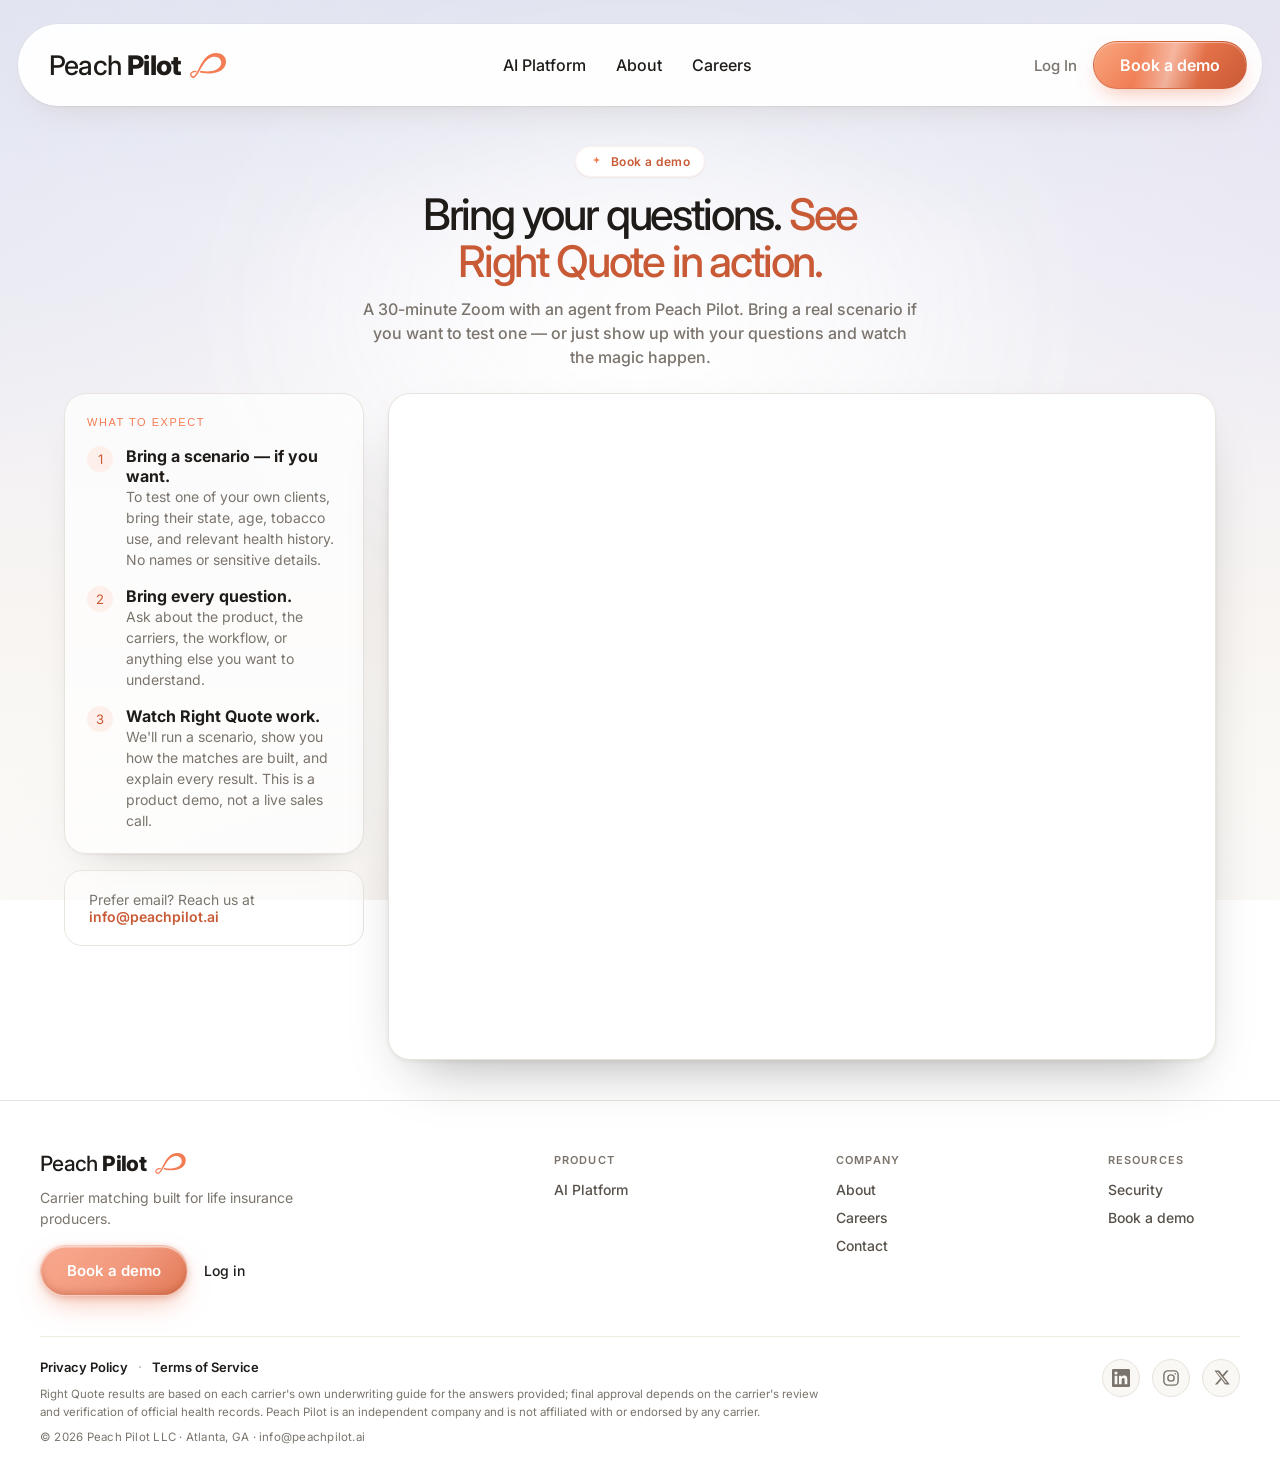
<file: book-a-session/index.html>
<!DOCTYPE html><html lang="en" data-astro-cid-ttzj4ssp><head><meta charset="utf-8"><meta name="viewport" content="width=device-width, initial-scale=1"><title>Book a demo | Peach Pilot</title><meta name="description" content="Book a 30-minute Zoom with an agent from Peach Pilot. Bring a scenario if you want, or just bring your questions."><link rel="preconnect" href="https://fonts.googleapis.com"><link href="https://api.fontshare.com/v2/css?f[]=satoshi@500,700&display=swap" rel="stylesheet"><link rel="preconnect" href="https://fonts.gstatic.com" crossorigin=""><link href="https://fonts.googleapis.com/css2?family=Inter:wght@400;500;600&display=swap" rel="stylesheet"><style>.pp-snav[data-astro-cid-wpvy4v7s] a[data-astro-cid-wpvy4v7s]{color:inherit;text-decoration:none}.pp-snav[data-astro-cid-wpvy4v7s]>div[data-astro-cid-wpvy4v7s]{-webkit-backdrop-filter:none!important;background:#ffffffeb!important}.pp-snavlink[data-astro-cid-wpvy4v7s]:hover{color:#000}body.darkm .pp-snav[data-astro-cid-wpvy4v7s]>div[data-astro-cid-wpvy4v7s]{-webkit-backdrop-filter:blur(22px)saturate(1.5)!important;background:#181426b8!important;border-color:#ffffff2e!important;box-shadow:0 1px 2px #0000004d,0 18px 40px -24px #08061480!important}body.darkm .pp-snavlink[data-astro-cid-wpvy4v7s]{color:#ede6f5!important}body.darkm .pp-snavlink[data-astro-cid-wpvy4v7s]:hover{color:#fff}body.darkm .pp-snav[data-astro-cid-wpvy4v7s] span[data-astro-cid-wpvy4v7s]{color:#fff9f4!important}.pp-snav-cta[data-astro-cid-wpvy4v7s]{transition:transform .3s cubic-bezier(.16,1,.3,1),box-shadow .3s}.pp-snav-cta[data-astro-cid-wpvy4v7s]:hover{transform:translateY(-1px);box-shadow:inset 0 1px 1px #ffffff73,0 14px 26px -8px #f47c5499}.pp-snav-sweep[data-astro-cid-wpvy4v7s]{background:linear-gradient(105deg,#0000 30%,#ffffff73 50%,#0000 70%);animation:6s ease-in-out 2s infinite ppSweep;position:absolute;inset:0}@media (prefers-reduced-motion:reduce){.pp-snav-sweep[data-astro-cid-wpvy4v7s]{animation:none}.pp-snav-cta[data-astro-cid-wpvy4v7s]{transition:none}}@keyframes ppWaveA{0%,to{opacity:.85;transform:translate(-50%,-50%)scale(1)}50%{opacity:.7;transform:translate(-52%,-48%)scale(1.08)}}@keyframes ppSweep{0%{transform:translate(-120%)}60%,to{transform:translate(120%)}}@media (prefers-reduced-motion:reduce){[style*=ppWaveA]{animation:none!important}}
</style><link rel="stylesheet" href="/_astro/Footer.BHwws_te.css"><style>[data-astro-cid-ttzj4ssp]{box-sizing:border-box;margin:0;padding:0}html{scroll-behavior:smooth}body{color:#1e1b18;-webkit-font-smoothing:antialiased;font-family:Inter,ui-sans-serif,system-ui,sans-serif}a[data-astro-cid-ttzj4ssp]{color:inherit;text-decoration:none}button[data-astro-cid-ttzj4ssp]{font-family:inherit}.pp-book-grid[data-astro-cid-ttzj4ssp]{grid-template-columns:300px 1fr;align-items:start;gap:24px;display:grid}@media (width<=860px){.pp-book-grid[data-astro-cid-ttzj4ssp]{display:block}.pp-book-side[data-astro-cid-ttzj4ssp]{margin-bottom:24px}}h1[data-astro-cid-ttzj4ssp],h2[data-astro-cid-ttzj4ssp],h3[data-astro-cid-ttzj4ssp],h4[data-astro-cid-ttzj4ssp]{text-wrap:balance}p[data-astro-cid-ttzj4ssp],li[data-astro-cid-ttzj4ssp],figcaption[data-astro-cid-ttzj4ssp],blockquote[data-astro-cid-ttzj4ssp],small[data-astro-cid-ttzj4ssp],dd[data-astro-cid-ttzj4ssp]{text-wrap:pretty}
</style></head><body data-astro-cid-ttzj4ssp><div aria-hidden="true" style="position:fixed;inset:0;z-index:-2;overflow:hidden;background:radial-gradient(54% 42% at 50% 40%, rgba(255,255,255,.95), rgba(255,255,255,0) 64%), radial-gradient(85% 60% at 50% 124%, rgba(247,170,130,.07), rgba(255,255,255,0) 72%), radial-gradient(120% 72% at 50% -10%, rgba(210,214,231,.6), rgba(210,214,231,0) 56%), radial-gradient(66% 92% at -8% 4%, rgba(221,224,238,.62), rgba(221,224,238,0) 56%), radial-gradient(66% 92% at 108% 4%, rgba(226,221,236,.58), rgba(226,221,236,0) 56%), radial-gradient(120% 70% at 50% 116%, rgba(208,205,212,.28), rgba(208,205,212,0) 60%), linear-gradient(180deg,#ebeef6 0%,#f0eff6 32%,#f8f5f2 70%,#fdfcf9 100%)" data-astro-cid-ttzj4ssp><span style="position:absolute;border-radius:50%;filter:blur(80px);width:1100px;height:760px;left:50%;top:34%;transform:translate(-50%,-50%);opacity:.85;animation:ppWaveA 30s ease-in-out infinite;background:radial-gradient(closest-side,rgba(255,255,255,.9),rgba(255,255,255,0) 72%)" data-astro-cid-ttzj4ssp></span></div><nav class="pp-snav" aria-label="Primary" style="position:sticky;top:24px;z-index:60;margin:24px auto 0;max-width:1320px;padding:0 18px" data-astro-cid-wpvy4v7s><div style="display:grid;grid-template-columns:auto 1fr auto;gap:18px;align-items:center;height:80px;padding:0 14px 0 30px;border-radius:44px;background:rgba(255,255,255,.3);backdrop-filter:blur(26px) saturate(1.5) brightness(1.04);-webkit-backdrop-filter:blur(26px) saturate(1.5);border:1px solid rgba(255,255,255,.5);box-shadow:inset 1px 1px 0 rgba(255,255,255,.7), 0 0 0 1px rgba(120,72,46,.04), 0 1px 2px rgba(27,26,24,.04), 0 16px 34px -20px rgba(120,72,46,.18)" data-astro-cid-wpvy4v7s><a href="/" aria-label="Peach Pilot home" style="display:inline-flex;align-items:center;gap:9px;justify-self:start" data-astro-cid-wpvy4v7s><span style="font-family:'Inter',sans-serif;font-size:27px;letter-spacing:-.03em;color:#1e1b18;line-height:1;white-space:nowrap" data-astro-cid-wpvy4v7s><span style="font-weight:500" data-astro-cid-wpvy4v7s>Peach </span><span style="font-weight:800" data-astro-cid-wpvy4v7s>Pilot</span></span><svg viewBox="0 0 600 413.08" width="36" height="25" style="display:block;flex-shrink:0" aria-hidden="true" data-astro-cid-wpvy4v7s><path fill="#F47C54" d="M174.07,294.99s176.19,35.84,280.73-29.65c124.71-78.12,62.02-241.46-96.02-196.51C185.53,118.12,130.18,489.05,19.87,399.07c-46.65-38.04-9.48-119.44,93.84-104.67l-14.21,25.8s-27.04-1.83-45.09,3.57c-28.86,8.63-40.71,36.25-21.94,54.51C113.98,448.23,156.6,104.5,340.26,20.76c126.97-57.89,292.22,7.85,254.18,165.51-46.97,194.66-382.01,158.55-433.44,133.95l13.07-25.22Z" data-astro-cid-wpvy4v7s></path></svg></a><div style="display:flex;gap:30px;justify-self:center;flex-wrap:wrap;justify-content:center" data-astro-cid-wpvy4v7s><a class="pp-snavlink" href="/platform" style="font-size:16px;color:#1e1b18;font-weight:500;white-space:nowrap" data-astro-cid-wpvy4v7s>AI Platform</a><a class="pp-snavlink" href="/about" style="font-size:16px;color:#1e1b18;font-weight:500;white-space:nowrap" data-astro-cid-wpvy4v7s>About</a><a class="pp-snavlink" href="/careers" style="font-size:16px;color:#1e1b18;font-weight:500;white-space:nowrap" data-astro-cid-wpvy4v7s>Careers</a></div><div style="justify-self:end;display:flex;align-items:center" data-astro-cid-wpvy4v7s><a class="pp-snavlink" href="/login" style="font-size:15px;color:#7a746c;font-weight:500;white-space:nowrap;margin:0 16px 0 6px" data-astro-cid-wpvy4v7s>Log In</a><a href="/book-a-session" class="pp-snav-cta" style="position:relative;overflow:hidden;display:inline-flex;align-items:center;gap:8px;font-size:16px;font-weight:600;color:#fff;white-space:nowrap;padding:13px 26px;border-radius:999px;background:linear-gradient(135deg,#f9a882 0%,#EF7A50 45%,#c85a35 100%);border:1px solid rgba(200,90,53,.55);box-shadow:inset 0 1px 1px rgba(255,255,255,.45), 0 10px 22px -8px rgba(244,124,84,.5)" data-astro-cid-wpvy4v7s><span aria-hidden="true" class="pp-snav-sweep" data-astro-cid-wpvy4v7s></span>Book a demo</a></div></div></nav><main id="top" data-astro-cid-ttzj4ssp><section style="max-width:1200px;margin:0 auto;padding:40px 24px 16px;text-align:center" data-astro-cid-ttzj4ssp><span style="display:inline-flex;align-items:center;gap:8px;font-family:'Inter',sans-serif;font-size:12px;font-weight:600;letter-spacing:.04em;color:#c85a35;background:#fff;border:1px solid #fdf0ea;padding:7px 14px;border-radius:999px;box-shadow:0 1px 2px rgba(30,27,24,.05), 0 10px 28px -16px rgba(30,27,24,.18)" data-astro-cid-ttzj4ssp><svg viewBox="0 0 24 24" width="13" height="13" fill="#F47C54" data-astro-cid-ttzj4ssp><path d="M12 3l1.8 4.6L18.5 9.4 13.8 11 12 15.6 10.2 11 5.5 9.4 10.2 7.6z" data-astro-cid-ttzj4ssp></path></svg>Book a demo</span><h1 style="font-family:'Inter',sans-serif;font-weight:500;font-size:clamp(30px,3.4vw,48px);letter-spacing:-.05em;line-height:1.08;margin:14px auto 0;max-width:24ch;color:#1e1b18;text-wrap:balance" data-astro-cid-ttzj4ssp>Bring your questions. <span style="color:#c85a35" data-astro-cid-ttzj4ssp>See Right Quote in action.</span></h1><p style="margin:12px auto 0;font-size:16px;line-height:1.5;color:#7a746c;font-weight:500;max-width:56ch" data-astro-cid-ttzj4ssp>A 30-minute Zoom with an agent from Peach Pilot. Bring a real scenario if you want to test one &mdash; or just show up with your questions and watch the magic happen.</p></section><section style="max-width:1200px;margin:0 auto;padding:8px 24px 40px" data-astro-cid-ttzj4ssp><div class="pp-book-grid" data-astro-cid-ttzj4ssp><div class="pp-book-side" data-astro-cid-ttzj4ssp><div style="padding:22px;border-radius:22px;background:rgba(255,255,255,.7);border:1px solid #e8e3dc;box-shadow:0 1px 2px rgba(30,27,24,.05), 0 18px 40px -28px rgba(30,27,24,.3)" data-astro-cid-ttzj4ssp><div style="font-family:'Satoshi',sans-serif;font-size:12px;letter-spacing:.14em;color:#F47C54;text-transform:uppercase;font-size:11px" data-astro-cid-ttzj4ssp>What to expect</div><div style="display:flex;gap:13px;align-items:flex-start;margin-top:18px" data-astro-cid-ttzj4ssp><span style="width:26px;height:26px;border-radius:50%;background:#fdf0ea;color:#c85a35;font-family:'Inter',sans-serif;font-size:13px;display:flex;align-items:center;justify-content:center;flex-shrink:0" data-astro-cid-ttzj4ssp>1</span><div data-astro-cid-ttzj4ssp><strong style="color:#1e1b18" data-astro-cid-ttzj4ssp>Bring a scenario &mdash; if you want.</strong><br data-astro-cid-ttzj4ssp><span style="color:#7a746c;font-size:14px;line-height:1.5" data-astro-cid-ttzj4ssp>To test one of your own clients, bring their state, age, tobacco use, and relevant health history. No names or sensitive details.</span></div></div><div style="display:flex;gap:13px;align-items:flex-start;margin-top:16px" data-astro-cid-ttzj4ssp><span style="width:26px;height:26px;border-radius:50%;background:#fdf0ea;color:#c85a35;font-family:'Inter',sans-serif;font-size:13px;display:flex;align-items:center;justify-content:center;flex-shrink:0" data-astro-cid-ttzj4ssp>2</span><div data-astro-cid-ttzj4ssp><strong style="color:#1e1b18" data-astro-cid-ttzj4ssp>Bring every question.</strong><br data-astro-cid-ttzj4ssp><span style="color:#7a746c;font-size:14px;line-height:1.5" data-astro-cid-ttzj4ssp>Ask about the product, the carriers, the workflow, or anything else you want to understand.</span></div></div><div style="display:flex;gap:13px;align-items:flex-start;margin-top:16px" data-astro-cid-ttzj4ssp><span style="width:26px;height:26px;border-radius:50%;background:#fdf0ea;color:#c85a35;font-family:'Inter',sans-serif;font-size:13px;display:flex;align-items:center;justify-content:center;flex-shrink:0" data-astro-cid-ttzj4ssp>3</span><div data-astro-cid-ttzj4ssp><strong style="color:#1e1b18" data-astro-cid-ttzj4ssp>Watch Right Quote work.</strong><br data-astro-cid-ttzj4ssp><span style="color:#7a746c;font-size:14px;line-height:1.5" data-astro-cid-ttzj4ssp>We'll run a scenario, show you how the matches are built, and explain every result. This is a product demo, not a live sales call.</span></div></div></div><div style="margin-top:16px;padding:20px 24px;border-radius:18px;background:rgba(255,255,255,.55);border:1px solid #e8e3dc;font-size:14px;color:#7a746c" data-astro-cid-ttzj4ssp>Prefer email? Reach us at <a href="mailto:info@peachpilot.ai" style="color:#c85a35;font-weight:600" data-astro-cid-ttzj4ssp>info@peachpilot.ai</a></div></div><div data-astro-cid-ttzj4ssp><div style="border-radius:22px;overflow:hidden;background:#fff;border:1px solid #e8e3dc;box-shadow:0 2px 4px rgba(30,27,24,.06), 0 28px 56px -28px rgba(30,27,24,.4)" data-astro-cid-ttzj4ssp><iframe src="https://cal.com/peachpilot/30?overlayCalendar=true" title="Book a demo with Peach Pilot" style="width:100%;height:calc(100vh - 235px);min-height:560px;border:0;display:block" loading="lazy" data-astro-cid-ttzj4ssp></iframe></div></div></div></section></main><footer class="pp-foot" aria-label="Site footer" data-astro-cid-jo6i4kqk><div class="pp-foot-inner" data-astro-cid-jo6i4kqk><div class="pp-foot-cols" data-astro-cid-jo6i4kqk><!-- 1. Brand + CTA --><div class="pp-foot-brand" data-astro-cid-jo6i4kqk><a href="/" class="pp-foot-logo" aria-label="Peach Pilot home" data-astro-cid-jo6i4kqk><span data-astro-cid-jo6i4kqk><span style="font-weight:500" data-astro-cid-jo6i4kqk>Peach </span><span style="font-weight:800" data-astro-cid-jo6i4kqk>Pilot</span></span><svg viewBox="0 0 600 413.08" width="31" height="21" style="flex-shrink:0" aria-hidden="true" data-astro-cid-jo6i4kqk><path fill="#F47C54" d="M174.07,294.99s176.19,35.84,280.73-29.65c124.71-78.12,62.02-241.46-96.02-196.51C185.53,118.12,130.18,489.05,19.87,399.07c-46.65-38.04-9.48-119.44,93.84-104.67l-14.21,25.8s-27.04-1.83-45.09,3.57c-28.86,8.63-40.71,36.25-21.94,54.51C113.98,448.23,156.6,104.5,340.26,20.76c126.97-57.89,292.22,7.85,254.18,165.51-46.97,194.66-382.01,158.55-433.44,133.95l13.07-25.22Z" data-astro-cid-jo6i4kqk></path></svg></a><p class="pp-foot-tag" data-astro-cid-jo6i4kqk>Carrier matching built for life insurance producers.</p><div class="pp-foot-ctas" data-astro-cid-jo6i4kqk><a href="/book-a-session" class="glass-btn glass-btn--peach" data-astro-cid-jo6i4kqk>Book a demo</a><a href="/login" class="pp-foot-login" data-login-placeholder data-astro-cid-jo6i4kqk>Log in</a></div></div><!-- 2. Product --><nav class="pp-foot-col" aria-label="Product" data-astro-cid-jo6i4kqk><h4 data-astro-cid-jo6i4kqk>Product</h4><a href="/platform" data-astro-cid-jo6i4kqk>AI Platform</a></nav><!-- 3. Company --><nav class="pp-foot-col" aria-label="Company" data-astro-cid-jo6i4kqk><h4 data-astro-cid-jo6i4kqk>Company</h4><a href="/about" data-astro-cid-jo6i4kqk>About</a><a href="/careers" data-astro-cid-jo6i4kqk>Careers</a><a href="/about#contact" data-astro-cid-jo6i4kqk>Contact</a></nav><!-- 4. Resources --><nav class="pp-foot-col" aria-label="Resources" data-astro-cid-jo6i4kqk><h4 data-astro-cid-jo6i4kqk>Resources</h4><a href="/security" data-astro-cid-jo6i4kqk>Security</a><a href="/book-a-session" data-astro-cid-jo6i4kqk>Book a demo</a></nav></div><div class="pp-foot-bar" data-astro-cid-jo6i4kqk><div class="pp-foot-bar-l" data-astro-cid-jo6i4kqk><div class="pp-foot-links" data-astro-cid-jo6i4kqk><a href="/privacy" data-astro-cid-jo6i4kqk>Privacy Policy</a><span aria-hidden="true" data-astro-cid-jo6i4kqk>·</span><a href="/terms" data-astro-cid-jo6i4kqk>Terms of Service</a></div><p class="pp-foot-disc" data-astro-cid-jo6i4kqk>Right Quote results are based on each carrier's own underwriting guide for the answers provided; final approval depends on the carrier's review and verification of official health records. Peach Pilot is an independent company and is not affiliated with or endorsed by any carrier.</p><p class="pp-foot-meta" data-astro-cid-jo6i4kqk>&copy; 2026 Peach Pilot LLC &middot; Atlanta, GA &middot; <a href="mailto:info@peachpilot.ai" data-astro-cid-jo6i4kqk>info@peachpilot.ai</a></p></div><div class="pp-foot-social" aria-label="Peach Pilot on social media" data-astro-cid-jo6i4kqk><a href="https://www.linkedin.com/company/112977717/" target="_blank" rel="noopener" aria-label="Peach Pilot on LinkedIn" data-astro-cid-jo6i4kqk><svg viewBox="0 0 24 24" width="18" height="18" aria-hidden="true" data-astro-cid-jo6i4kqk><path fill="currentColor" d="M20.45 20.45h-3.56v-5.57c0-1.33-.03-3.04-1.85-3.04-1.86 0-2.14 1.45-2.14 2.94v5.67H9.35V9h3.41v1.56h.05c.48-.9 1.64-1.85 3.37-1.85 3.6 0 4.27 2.37 4.27 5.46v6.28zM5.34 7.43a2.07 2.07 0 1 1 0-4.14 2.07 2.07 0 0 1 0 4.14zM7.12 20.45H3.55V9h3.57v11.45zM22.22 0H1.77C.8 0 0 .78 0 1.73v20.54C0 23.22.8 24 1.77 24h20.45c.98 0 1.78-.78 1.78-1.73V1.73C24 .78 23.2 0 22.22 0z" data-astro-cid-jo6i4kqk></path></svg></a><a href="https://www.instagram.com/peachpilot.ai/" target="_blank" rel="noopener" aria-label="Peach Pilot on Instagram" data-astro-cid-jo6i4kqk><svg viewBox="0 0 24 24" width="18" height="18" fill="none" stroke="currentColor" stroke-width="1.9" aria-hidden="true" data-astro-cid-jo6i4kqk><rect x="2.5" y="2.5" width="19" height="19" rx="5.2" data-astro-cid-jo6i4kqk></rect><circle cx="12" cy="12" r="4.2" data-astro-cid-jo6i4kqk></circle><circle cx="17.6" cy="6.4" r="1.1" fill="currentColor" stroke="none" data-astro-cid-jo6i4kqk></circle></svg></a><a href="https://x.com/peachpilotai" target="_blank" rel="noopener" aria-label="Peach Pilot on X" data-astro-cid-jo6i4kqk><svg viewBox="0 0 24 24" width="17" height="17" aria-hidden="true" data-astro-cid-jo6i4kqk><path fill="currentColor" d="M18.9 2.25h3.28l-7.17 8.19L23.7 21.75h-6.6l-5.17-6.76-5.92 6.76H2.72l7.67-8.76L2.02 2.25h6.77l4.67 6.18 5.44-6.18zm-1.15 17.52h1.82L7.02 4.13H5.06l12.69 15.64z" data-astro-cid-jo6i4kqk></path></svg></a></div></div></div></footer></body></html>
</file>
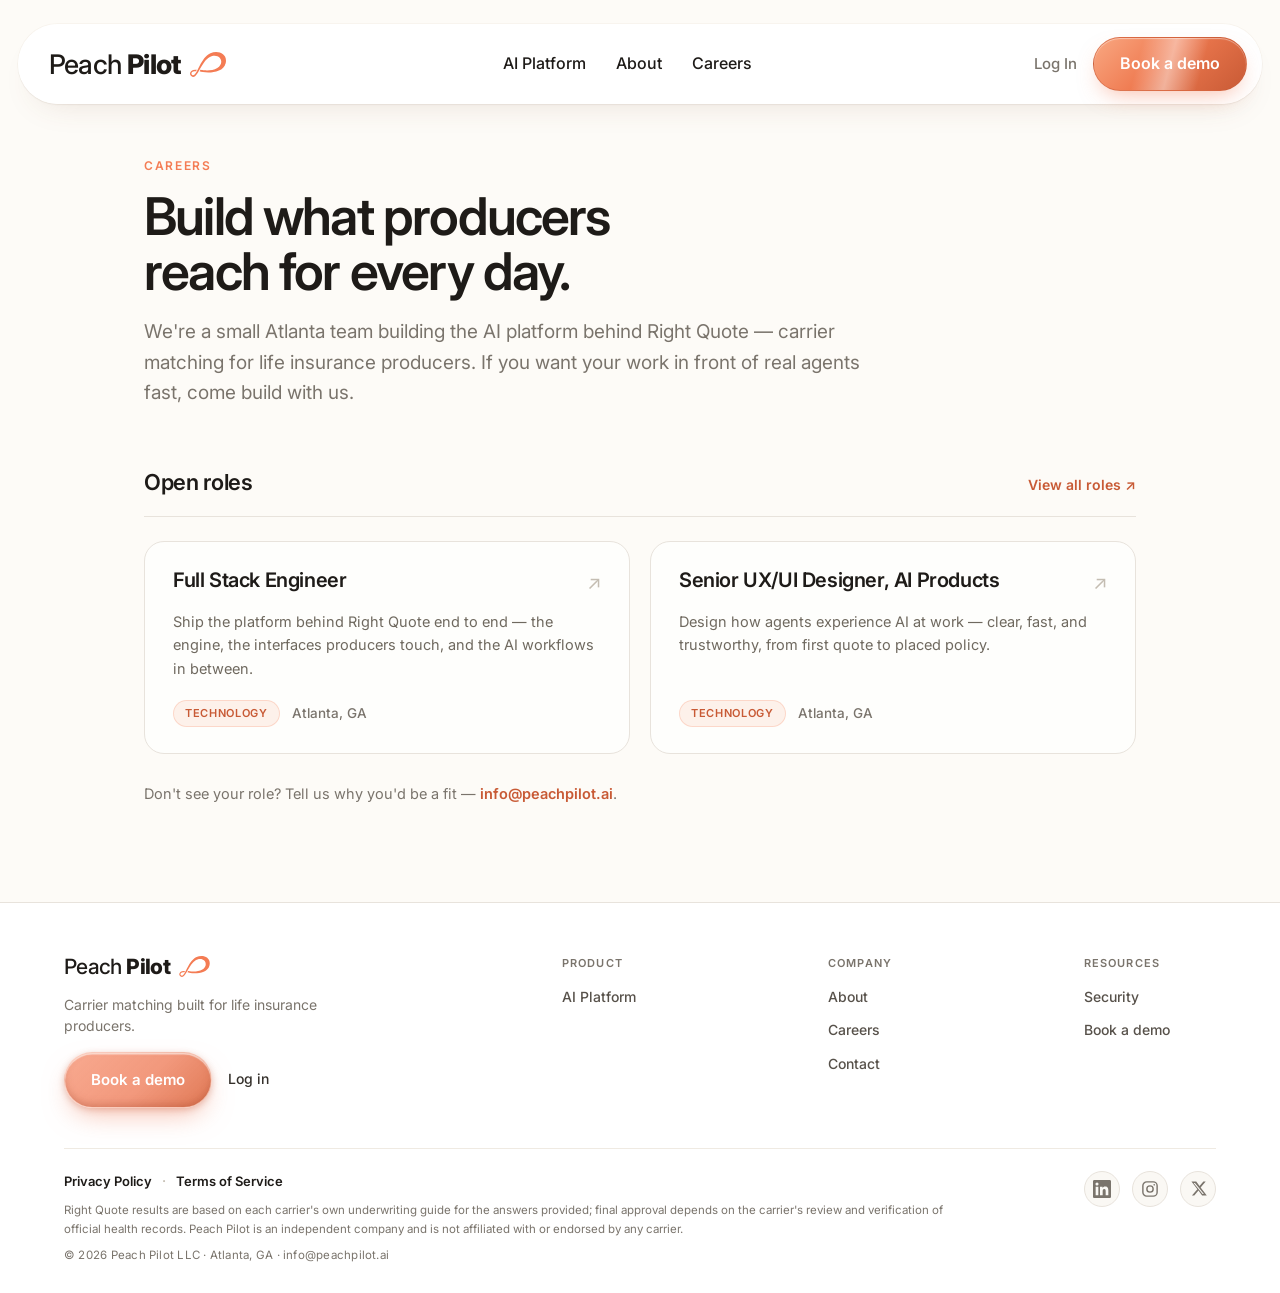
<file: careers/index.html>
<!DOCTYPE html><html lang="en"><head><meta charset="utf-8"><meta name="viewport" content="width=device-width, initial-scale=1"><title>Careers | Peach Pilot</title><meta name="description" content="Join the Atlanta team building the AI platform behind Right Quote — carrier matching for life insurance producers."><link rel="canonical" href="https://peachpilot.ai/careers/"><meta name="robots" content="index,follow"><meta property="og:type" content="website"><meta property="og:url" content="https://peachpilot.ai/"><meta property="og:title" content="Careers | Peach Pilot"><meta property="og:description" content="Join the Atlanta team building the AI platform behind Right Quote — carrier matching for life insurance producers."><meta property="og:image" content="https://peachpilot.ai/og.png"><meta name="twitter:card" content="summary_large_image"><link rel="icon" href="/favicon.svg"><link rel="apple-touch-icon" href="/favicon.svg"><link rel="preconnect" href="https://fonts.googleapis.com"><link rel="preconnect" href="https://fonts.gstatic.com" crossorigin><link rel="preconnect" href="https://api.fontshare.com" crossorigin><link href="https://fonts.googleapis.com/css2?family=Inter:wght@300;400;500;600;700;800&family=Sora:wght@400;500;600;700;800&family=Hanken+Grotesk:wght@400;500;600;700;800&family=JetBrains+Mono:wght@500;600&display=swap" rel="stylesheet"><link href="https://api.fontshare.com/v2/css?f[]=satoshi@400,500,700&display=swap" rel="stylesheet"><script type="application/ld+json">{"@context":"https://schema.org","@graph":[{"@type":"Organization","name":"Peach Pilot","url":"https://peachpilot.ai/","logo":"https://peachpilot.ai/appicon.svg","address":{"@type":"PostalAddress","addressLocality":"Atlanta","addressRegion":"GA"}},{"@type":"WebSite","name":"Peach Pilot","url":"https://peachpilot.ai/"},{"@type":"SoftwareApplication","name":"Right Quote","applicationCategory":"BusinessApplication","operatingSystem":"Web","description":"Carrier matching for life insurance producers."}]}</script><link rel="stylesheet" href="/_astro/Layout.C-M6zePI.css"><style>.pp-snav[data-astro-cid-wpvy4v7s] a[data-astro-cid-wpvy4v7s]{color:inherit;text-decoration:none}.pp-snav[data-astro-cid-wpvy4v7s]>div[data-astro-cid-wpvy4v7s]{-webkit-backdrop-filter:none!important;background:#ffffffeb!important}.pp-snavlink[data-astro-cid-wpvy4v7s]:hover{color:#000}body.darkm .pp-snav[data-astro-cid-wpvy4v7s]>div[data-astro-cid-wpvy4v7s]{-webkit-backdrop-filter:blur(22px)saturate(1.5)!important;background:#181426b8!important;border-color:#ffffff2e!important;box-shadow:0 1px 2px #0000004d,0 18px 40px -24px #08061480!important}body.darkm .pp-snavlink[data-astro-cid-wpvy4v7s]{color:#ede6f5!important}body.darkm .pp-snavlink[data-astro-cid-wpvy4v7s]:hover{color:#fff}body.darkm .pp-snav[data-astro-cid-wpvy4v7s] span[data-astro-cid-wpvy4v7s]{color:#fff9f4!important}.pp-snav-cta[data-astro-cid-wpvy4v7s]{transition:transform .3s cubic-bezier(.16,1,.3,1),box-shadow .3s}.pp-snav-cta[data-astro-cid-wpvy4v7s]:hover{transform:translateY(-1px);box-shadow:inset 0 1px 1px #ffffff73,0 14px 26px -8px #f47c5499}.pp-snav-sweep[data-astro-cid-wpvy4v7s]{background:linear-gradient(105deg,#0000 30%,#ffffff73 50%,#0000 70%);animation:6s ease-in-out 2s infinite ppSweep;position:absolute;inset:0}@media (prefers-reduced-motion:reduce){.pp-snav-sweep[data-astro-cid-wpvy4v7s]{animation:none}.pp-snav-cta[data-astro-cid-wpvy4v7s]{transition:none}}@keyframes ppWaveA{0%,to{opacity:.85;transform:translate(-50%,-50%)scale(1)}50%{opacity:.7;transform:translate(-52%,-48%)scale(1.08)}}@keyframes ppSweep{0%{transform:translate(-120%)}60%,to{transform:translate(120%)}}@media (prefers-reduced-motion:reduce){[style*=ppWaveA]{animation:none!important}}
</style><link rel="stylesheet" href="/_astro/Footer.BHwws_te.css"><style>.careers[data-astro-cid-updltw2v]{color:#1e1b18;max-width:1040px;margin:0 auto;padding:52px 24px 96px;font-family:Inter,sans-serif}.careers-eyebrow[data-astro-cid-updltw2v]{text-transform:uppercase;letter-spacing:.14em;color:#f47c54;margin:0 0 14px;font-family:Satoshi,Inter,sans-serif;font-size:12px;font-weight:600}.careers-hero[data-astro-cid-updltw2v] h1[data-astro-cid-updltw2v]{letter-spacing:-.035em;max-width:18ch;margin:0;font-size:clamp(32px,5vw,52px);font-weight:600;line-height:1.06}.careers-sub[data-astro-cid-updltw2v]{color:#7a746c;max-width:60ch;margin:18px 0 0;font-size:clamp(16px,2vw,19px);line-height:1.6}.careers-roles[data-astro-cid-updltw2v]{margin-top:56px}.careers-roles-head[data-astro-cid-updltw2v]{border-bottom:1px solid #e8e3dc;flex-wrap:wrap;justify-content:space-between;align-items:baseline;gap:16px;padding-bottom:16px;display:flex}.careers-roles-head[data-astro-cid-updltw2v] h2[data-astro-cid-updltw2v]{letter-spacing:-.015em;margin:0;font-size:22px;font-weight:600}.careers-viewall[data-astro-cid-updltw2v]{color:#c85a35;white-space:nowrap;font-size:14px;font-weight:600}.careers-viewall[data-astro-cid-updltw2v]:hover{text-decoration:underline}.careers-grid[data-astro-cid-updltw2v]{grid-template-columns:1fr 1fr;gap:20px;margin-top:24px;display:grid}@media (width<=680px){.careers-grid[data-astro-cid-updltw2v]{grid-template-columns:1fr}}.role-card[data-astro-cid-updltw2v]{color:inherit;background:#ffffffb3;border:1px solid #e8e3dc;border-radius:20px;flex-direction:column;padding:26px 28px;text-decoration:none;transition:transform .25s cubic-bezier(.16,1,.3,1),border-color .25s,box-shadow .25s;display:flex}.role-card[data-astro-cid-updltw2v]:hover{border-color:#f47c548c;transform:translateY(-3px);box-shadow:0 22px 44px -26px #c85a3580}.role-top[data-astro-cid-updltw2v]{justify-content:space-between;align-items:flex-start;gap:14px;display:flex}.role-top[data-astro-cid-updltw2v] h3[data-astro-cid-updltw2v]{letter-spacing:-.02em;color:#1e1b18;margin:0;font-size:20px;font-weight:600;line-height:1.25}.role-arrow[data-astro-cid-updltw2v]{color:#c4bdb2;flex-shrink:0;font-size:19px;transition:color .25s,transform .25s}.role-card[data-astro-cid-updltw2v]:hover .role-arrow[data-astro-cid-updltw2v]{color:#f47c54;transform:translate(2px,-2px)}.role-blurb[data-astro-cid-updltw2v]{color:#6f695f;margin:12px 0 20px;font-size:14.5px;line-height:1.6}.role-meta[data-astro-cid-updltw2v]{align-items:center;gap:12px;margin-top:auto;display:flex}.role-badge[data-astro-cid-updltw2v]{letter-spacing:.06em;text-transform:uppercase;color:#c85a35;background:#f47c541a;border:1px solid #f47c5438;border-radius:999px;padding:4px 11px;font-family:Satoshi,Inter,sans-serif;font-size:11px;font-weight:600}.role-loc[data-astro-cid-updltw2v]{color:#7a746c;font-size:13.5px;font-weight:500}.careers-note[data-astro-cid-updltw2v]{color:#7a746c;margin-top:28px;font-size:14.5px}.careers-note[data-astro-cid-updltw2v] a[data-astro-cid-updltw2v]{color:#c85a35;text-underline-offset:3px;font-weight:600}.careers-note[data-astro-cid-updltw2v] a[data-astro-cid-updltw2v]:hover{text-decoration:underline}@media (prefers-reduced-motion:reduce){.role-card[data-astro-cid-updltw2v],.role-arrow[data-astro-cid-updltw2v]{transition:none}.role-card[data-astro-cid-updltw2v]:hover,.role-card[data-astro-cid-updltw2v]:hover .role-arrow[data-astro-cid-updltw2v]{transform:none}}
</style></head><body><svg width="0" height="0" style="position:absolute" aria-hidden="true" focusable="false"><filter id="ppliquid" x="-20%" y="-20%" width="140%" height="140%" color-interpolation-filters="sRGB"><feTurbulence type="fractalNoise" baseFrequency="0.009 0.013" numOctaves="2" seed="7" result="n"></feTurbulence><feGaussianBlur in="n" stdDeviation="1.1" result="ns"></feGaussianBlur><feDisplacementMap in="SourceGraphic" in2="ns" scale="13" xChannelSelector="R" yChannelSelector="G"></feDisplacementMap></filter></svg><nav class="pp-snav" aria-label="Primary" style="position:sticky;top:24px;z-index:60;margin:24px auto 0;max-width:1320px;padding:0 18px" data-astro-cid-wpvy4v7s><div style="display:grid;grid-template-columns:auto 1fr auto;gap:18px;align-items:center;height:80px;padding:0 14px 0 30px;border-radius:44px;background:rgba(255,255,255,.3);backdrop-filter:blur(26px) saturate(1.5) brightness(1.04);-webkit-backdrop-filter:blur(26px) saturate(1.5);border:1px solid rgba(255,255,255,.5);box-shadow:inset 1px 1px 0 rgba(255,255,255,.7), 0 0 0 1px rgba(120,72,46,.04), 0 1px 2px rgba(27,26,24,.04), 0 16px 34px -20px rgba(120,72,46,.18)" data-astro-cid-wpvy4v7s><a href="/" aria-label="Peach Pilot home" style="display:inline-flex;align-items:center;gap:9px;justify-self:start" data-astro-cid-wpvy4v7s><span style="font-family:'Inter',sans-serif;font-size:27px;letter-spacing:-.03em;color:#1e1b18;line-height:1;white-space:nowrap" data-astro-cid-wpvy4v7s><span style="font-weight:500" data-astro-cid-wpvy4v7s>Peach </span><span style="font-weight:800" data-astro-cid-wpvy4v7s>Pilot</span></span><svg viewBox="0 0 600 413.08" width="36" height="25" style="display:block;flex-shrink:0" aria-hidden="true" data-astro-cid-wpvy4v7s><path fill="#F47C54" d="M174.07,294.99s176.19,35.84,280.73-29.65c124.71-78.12,62.02-241.46-96.02-196.51C185.53,118.12,130.18,489.05,19.87,399.07c-46.65-38.04-9.48-119.44,93.84-104.67l-14.21,25.8s-27.04-1.83-45.09,3.57c-28.86,8.63-40.71,36.25-21.94,54.51C113.98,448.23,156.6,104.5,340.26,20.76c126.97-57.89,292.22,7.85,254.18,165.51-46.97,194.66-382.01,158.55-433.44,133.95l13.07-25.22Z" data-astro-cid-wpvy4v7s></path></svg></a><div style="display:flex;gap:30px;justify-self:center;flex-wrap:wrap;justify-content:center" data-astro-cid-wpvy4v7s><a class="pp-snavlink" href="/platform" style="font-size:16px;color:#1e1b18;font-weight:500;white-space:nowrap" data-astro-cid-wpvy4v7s>AI Platform</a><a class="pp-snavlink" href="/about" style="font-size:16px;color:#1e1b18;font-weight:500;white-space:nowrap" data-astro-cid-wpvy4v7s>About</a><a class="pp-snavlink" href="/careers" style="font-size:16px;color:#1e1b18;font-weight:500;white-space:nowrap" data-astro-cid-wpvy4v7s>Careers</a></div><div style="justify-self:end;display:flex;align-items:center" data-astro-cid-wpvy4v7s><a class="pp-snavlink" href="/login" style="font-size:15px;color:#7a746c;font-weight:500;white-space:nowrap;margin:0 16px 0 6px" data-astro-cid-wpvy4v7s>Log In</a><a href="/book-a-session" class="pp-snav-cta" style="position:relative;overflow:hidden;display:inline-flex;align-items:center;gap:8px;font-size:16px;font-weight:600;color:#fff;white-space:nowrap;padding:13px 26px;border-radius:999px;background:linear-gradient(135deg,#f9a882 0%,#EF7A50 45%,#c85a35 100%);border:1px solid rgba(200,90,53,.55);box-shadow:inset 0 1px 1px rgba(255,255,255,.45), 0 10px 22px -8px rgba(244,124,84,.5)" data-astro-cid-wpvy4v7s><span aria-hidden="true" class="pp-snav-sweep" data-astro-cid-wpvy4v7s></span>Book a demo</a></div></div></nav><main class="careers" data-astro-cid-updltw2v><header class="careers-hero" data-astro-cid-updltw2v><p class="careers-eyebrow" data-astro-cid-updltw2v>Careers</p><h1 data-astro-cid-updltw2v>Build what producers reach for every day.</h1><p class="careers-sub" data-astro-cid-updltw2v>We're a small Atlanta team building the AI platform behind Right Quote &mdash; carrier matching for life insurance producers. If you want your work in front of real agents fast, come build with us.</p></header><section class="careers-roles" aria-label="Open roles" data-astro-cid-updltw2v><div class="careers-roles-head" data-astro-cid-updltw2v><h2 data-astro-cid-updltw2v>Open roles</h2><a class="careers-viewall" href="https://job-boards.greenhouse.io/peachpilot" target="_blank" rel="noopener" data-astro-cid-updltw2v>View all roles &#8599;</a></div><div class="careers-grid" data-astro-cid-updltw2v><a class="role-card" href="https://job-boards.greenhouse.io/peachpilot/jobs/5178029007" target="_blank" rel="noopener" data-astro-cid-updltw2v><div class="role-top" data-astro-cid-updltw2v><h3 data-astro-cid-updltw2v>Full Stack Engineer</h3><span class="role-arrow" aria-hidden="true" data-astro-cid-updltw2v>&#8599;</span></div><p class="role-blurb" data-astro-cid-updltw2v>Ship the platform behind Right Quote end to end — the engine, the interfaces producers touch, and the AI workflows in between.</p><div class="role-meta" data-astro-cid-updltw2v><span class="role-badge" data-astro-cid-updltw2v>Technology</span><span class="role-loc" data-astro-cid-updltw2v>Atlanta, GA</span></div></a><a class="role-card" href="https://job-boards.greenhouse.io/peachpilot/jobs/5143506007" target="_blank" rel="noopener" data-astro-cid-updltw2v><div class="role-top" data-astro-cid-updltw2v><h3 data-astro-cid-updltw2v>Senior UX/UI Designer, AI Products</h3><span class="role-arrow" aria-hidden="true" data-astro-cid-updltw2v>&#8599;</span></div><p class="role-blurb" data-astro-cid-updltw2v>Design how agents experience AI at work — clear, fast, and trustworthy, from first quote to placed policy.</p><div class="role-meta" data-astro-cid-updltw2v><span class="role-badge" data-astro-cid-updltw2v>Technology</span><span class="role-loc" data-astro-cid-updltw2v>Atlanta, GA</span></div></a></div><p class="careers-note" data-astro-cid-updltw2v>Don't see your role? Tell us why you'd be a fit &mdash; <a href="mailto:info@peachpilot.ai" data-astro-cid-updltw2v>info@peachpilot.ai</a>.</p></section></main><footer class="pp-foot" aria-label="Site footer" data-astro-cid-jo6i4kqk><div class="pp-foot-inner" data-astro-cid-jo6i4kqk><div class="pp-foot-cols" data-astro-cid-jo6i4kqk><!-- 1. Brand + CTA --><div class="pp-foot-brand" data-astro-cid-jo6i4kqk><a href="/" class="pp-foot-logo" aria-label="Peach Pilot home" data-astro-cid-jo6i4kqk><span data-astro-cid-jo6i4kqk><span style="font-weight:500" data-astro-cid-jo6i4kqk>Peach </span><span style="font-weight:800" data-astro-cid-jo6i4kqk>Pilot</span></span><svg viewBox="0 0 600 413.08" width="31" height="21" style="flex-shrink:0" aria-hidden="true" data-astro-cid-jo6i4kqk><path fill="#F47C54" d="M174.07,294.99s176.19,35.84,280.73-29.65c124.71-78.12,62.02-241.46-96.02-196.51C185.53,118.12,130.18,489.05,19.87,399.07c-46.65-38.04-9.48-119.44,93.84-104.67l-14.21,25.8s-27.04-1.83-45.09,3.57c-28.86,8.63-40.71,36.25-21.94,54.51C113.98,448.23,156.6,104.5,340.26,20.76c126.97-57.89,292.22,7.85,254.18,165.51-46.97,194.66-382.01,158.55-433.44,133.95l13.07-25.22Z" data-astro-cid-jo6i4kqk></path></svg></a><p class="pp-foot-tag" data-astro-cid-jo6i4kqk>Carrier matching built for life insurance producers.</p><div class="pp-foot-ctas" data-astro-cid-jo6i4kqk><a href="/book-a-session" class="glass-btn glass-btn--peach" data-astro-cid-jo6i4kqk>Book a demo</a><a href="/login" class="pp-foot-login" data-login-placeholder data-astro-cid-jo6i4kqk>Log in</a></div></div><!-- 2. Product --><nav class="pp-foot-col" aria-label="Product" data-astro-cid-jo6i4kqk><h4 data-astro-cid-jo6i4kqk>Product</h4><a href="/platform" data-astro-cid-jo6i4kqk>AI Platform</a></nav><!-- 3. Company --><nav class="pp-foot-col" aria-label="Company" data-astro-cid-jo6i4kqk><h4 data-astro-cid-jo6i4kqk>Company</h4><a href="/about" data-astro-cid-jo6i4kqk>About</a><a href="/careers" data-astro-cid-jo6i4kqk>Careers</a><a href="/about#contact" data-astro-cid-jo6i4kqk>Contact</a></nav><!-- 4. Resources --><nav class="pp-foot-col" aria-label="Resources" data-astro-cid-jo6i4kqk><h4 data-astro-cid-jo6i4kqk>Resources</h4><a href="/security" data-astro-cid-jo6i4kqk>Security</a><a href="/book-a-session" data-astro-cid-jo6i4kqk>Book a demo</a></nav></div><div class="pp-foot-bar" data-astro-cid-jo6i4kqk><div class="pp-foot-bar-l" data-astro-cid-jo6i4kqk><div class="pp-foot-links" data-astro-cid-jo6i4kqk><a href="/privacy" data-astro-cid-jo6i4kqk>Privacy Policy</a><span aria-hidden="true" data-astro-cid-jo6i4kqk>·</span><a href="/terms" data-astro-cid-jo6i4kqk>Terms of Service</a></div><p class="pp-foot-disc" data-astro-cid-jo6i4kqk>Right Quote results are based on each carrier's own underwriting guide for the answers provided; final approval depends on the carrier's review and verification of official health records. Peach Pilot is an independent company and is not affiliated with or endorsed by any carrier.</p><p class="pp-foot-meta" data-astro-cid-jo6i4kqk>&copy; 2026 Peach Pilot LLC &middot; Atlanta, GA &middot; <a href="mailto:info@peachpilot.ai" data-astro-cid-jo6i4kqk>info@peachpilot.ai</a></p></div><div class="pp-foot-social" aria-label="Peach Pilot on social media" data-astro-cid-jo6i4kqk><a href="https://www.linkedin.com/company/112977717/" target="_blank" rel="noopener" aria-label="Peach Pilot on LinkedIn" data-astro-cid-jo6i4kqk><svg viewBox="0 0 24 24" width="18" height="18" aria-hidden="true" data-astro-cid-jo6i4kqk><path fill="currentColor" d="M20.45 20.45h-3.56v-5.57c0-1.33-.03-3.04-1.85-3.04-1.86 0-2.14 1.45-2.14 2.94v5.67H9.35V9h3.41v1.56h.05c.48-.9 1.64-1.85 3.37-1.85 3.6 0 4.27 2.37 4.27 5.46v6.28zM5.34 7.43a2.07 2.07 0 1 1 0-4.14 2.07 2.07 0 0 1 0 4.14zM7.12 20.45H3.55V9h3.57v11.45zM22.22 0H1.77C.8 0 0 .78 0 1.73v20.54C0 23.22.8 24 1.77 24h20.45c.98 0 1.78-.78 1.78-1.73V1.73C24 .78 23.2 0 22.22 0z" data-astro-cid-jo6i4kqk></path></svg></a><a href="https://www.instagram.com/peachpilot.ai/" target="_blank" rel="noopener" aria-label="Peach Pilot on Instagram" data-astro-cid-jo6i4kqk><svg viewBox="0 0 24 24" width="18" height="18" fill="none" stroke="currentColor" stroke-width="1.9" aria-hidden="true" data-astro-cid-jo6i4kqk><rect x="2.5" y="2.5" width="19" height="19" rx="5.2" data-astro-cid-jo6i4kqk></rect><circle cx="12" cy="12" r="4.2" data-astro-cid-jo6i4kqk></circle><circle cx="17.6" cy="6.4" r="1.1" fill="currentColor" stroke="none" data-astro-cid-jo6i4kqk></circle></svg></a><a href="https://x.com/peachpilotai" target="_blank" rel="noopener" aria-label="Peach Pilot on X" data-astro-cid-jo6i4kqk><svg viewBox="0 0 24 24" width="17" height="17" aria-hidden="true" data-astro-cid-jo6i4kqk><path fill="currentColor" d="M18.9 2.25h3.28l-7.17 8.19L23.7 21.75h-6.6l-5.17-6.76-5.92 6.76H2.72l7.67-8.76L2.02 2.25h6.77l4.67 6.18 5.44-6.18zm-1.15 17.52h1.82L7.02 4.13H5.06l12.69 15.64z" data-astro-cid-jo6i4kqk></path></svg></a></div></div></div></footer><script>
  /* Native scroll kept as the transport (robust on modest devices per the brand's own
     accessibility principle, and it lets every existing rAF scrub + observer keep firing).
     The "maximal" motion budget goes into section-level choreography, not a global
     scroll-hijack. This just wires the nav scroll-state. */
  (function(){
    var doc = document.documentElement;
    doc.classList.add('pp-js');
    var ticking = false;
    function onScrollState(){
      if (ticking) return;
      ticking = true;
      requestAnimationFrame(function(){
        doc.classList.toggle('pp-scrolled', window.scrollY > 40);
        ticking = false;
      });
    }
    window.addEventListener('scroll', onScrollState, { passive: true });
    onScrollState();
  })();
</script></body></html>
</file>
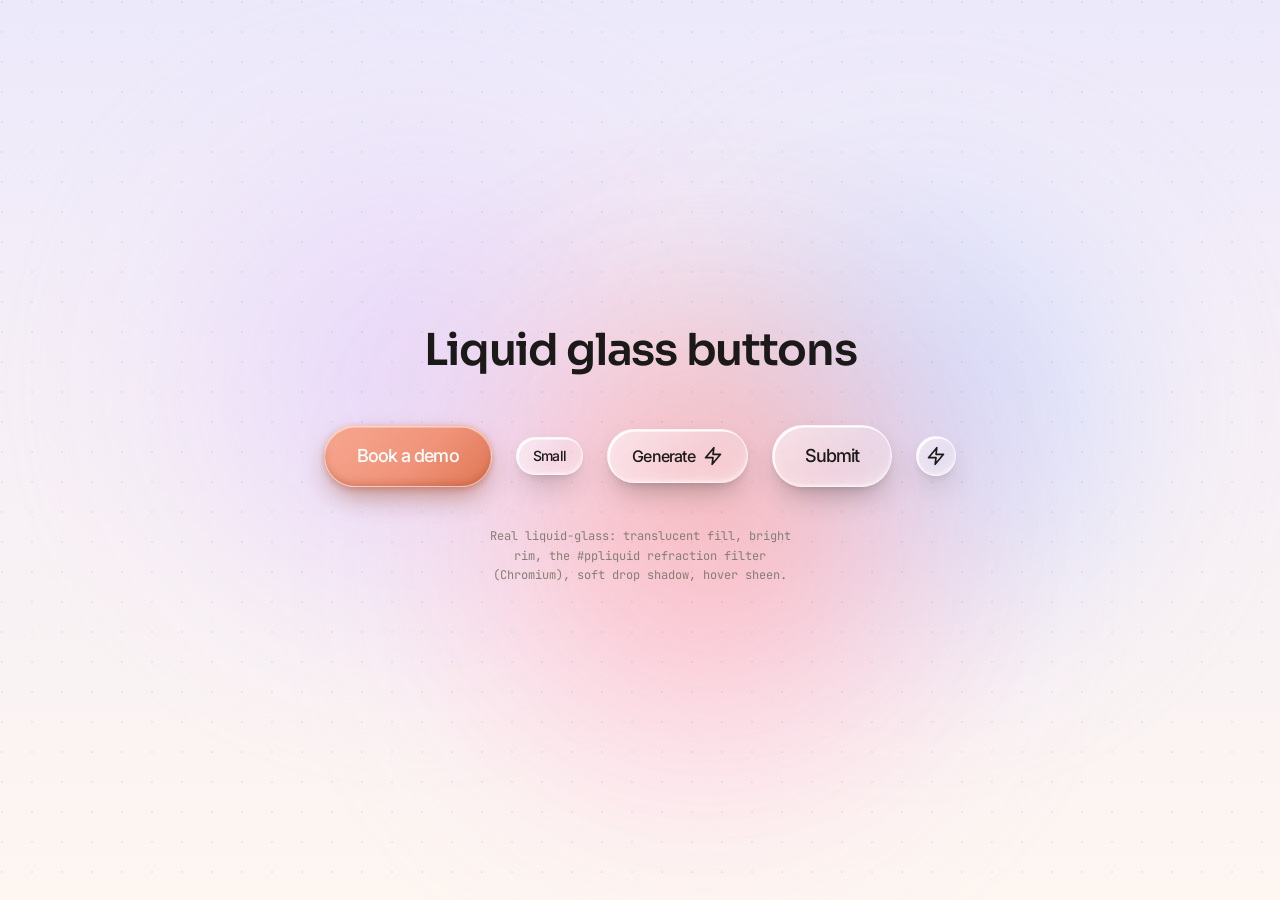
<file: glass-demo/index.html>
<!DOCTYPE html><html lang="en"><head><meta charset="utf-8"><meta name="viewport" content="width=device-width, initial-scale=1"><title>Peach Pilot: see who&#39;s likely to say yes based on your client&#39;s answers</title><meta name="description" content="Right Quote checks your client's health answers against each carrier's own rules, so you see who's likely to say yes before you submit."><link rel="canonical" href="https://peachpilot.ai/"><meta name="robots" content="index,follow"><meta property="og:type" content="website"><meta property="og:url" content="https://peachpilot.ai/"><meta property="og:title" content="Peach Pilot: see who's likely to say yes based on your client's answers"><meta property="og:description" content="Right Quote checks your client's health answers against each carrier's own rules, so you see who's likely to say yes before you submit."><meta property="og:image" content="https://peachpilot.ai/og.png"><meta name="twitter:card" content="summary_large_image"><link rel="icon" href="/favicon.svg"><link rel="apple-touch-icon" href="/favicon.svg"><link rel="preconnect" href="https://fonts.googleapis.com"><link rel="preconnect" href="https://fonts.gstatic.com" crossorigin><link rel="preconnect" href="https://api.fontshare.com" crossorigin><link href="https://fonts.googleapis.com/css2?family=Inter:wght@300;400;500;600;700;800&family=Sora:wght@400;500;600;700;800&family=Hanken+Grotesk:wght@400;500;600;700;800&family=JetBrains+Mono:wght@500;600&display=swap" rel="stylesheet"><link href="https://api.fontshare.com/v2/css?f[]=satoshi@400,500,700&display=swap" rel="stylesheet"><script type="application/ld+json">{"@context":"https://schema.org","@graph":[{"@type":"Organization","name":"Peach Pilot","url":"https://peachpilot.ai/","logo":"https://peachpilot.ai/appicon.svg","address":{"@type":"PostalAddress","addressLocality":"Atlanta","addressRegion":"GA"}},{"@type":"WebSite","name":"Peach Pilot","url":"https://peachpilot.ai/"},{"@type":"SoftwareApplication","name":"Right Quote","applicationCategory":"BusinessApplication","operatingSystem":"Web","description":"Carrier matching for life insurance producers."}]}</script><link rel="stylesheet" href="/_astro/Layout.C-M6zePI.css"></head><body><svg width="0" height="0" style="position:absolute" aria-hidden="true" focusable="false"><filter id="ppliquid" x="-20%" y="-20%" width="140%" height="140%" color-interpolation-filters="sRGB"><feTurbulence type="fractalNoise" baseFrequency="0.009 0.013" numOctaves="2" seed="7" result="n"></feTurbulence><feGaussianBlur in="n" stdDeviation="1.1" result="ns"></feGaussianBlur><feDisplacementMap in="SourceGraphic" in2="ns" scale="13" xChannelSelector="R" yChannelSelector="G"></feDisplacementMap></filter></svg><main style="position:relative;min-height:100vh;display:flex;flex-direction:column;align-items:center;justify-content:center;gap:40px;padding:60px 24px;overflow:hidden"><!-- vibrant backdrop so the liquid glass has something to refract --><div aria-hidden="true" style="position:absolute;inset:0;z-index:-1;overflow:hidden;background:linear-gradient(180deg,#ece9fb 0%,#f6eff6 45%,#fdf6f1 100%)"><span style="position:absolute;border-radius:50%;filter:blur(70px);width:620px;height:620px;left:8%;top:8%;opacity:.9;animation:ppMeshA 24s ease-in-out infinite;background:radial-gradient(circle,#e4d2fb,rgba(228,210,251,0) 72%)"></span><span style="position:absolute;border-radius:50%;filter:blur(70px);width:580px;height:580px;right:6%;top:14%;opacity:.85;animation:ppMeshB 28s ease-in-out infinite;background:radial-gradient(circle,#c2d2ff,rgba(194,210,255,0) 72%)"></span><span style="position:absolute;border-radius:50%;filter:blur(80px);width:640px;height:640px;left:30%;bottom:2%;opacity:.85;animation:ppMeshC 30s ease-in-out infinite;background:radial-gradient(circle,#ffc6e3,rgba(255,198,227,0) 72%)"></span><span style="position:absolute;border-radius:50%;filter:blur(90px);width:520px;height:520px;right:24%;bottom:18%;opacity:.8;animation:ppMeshD 26s ease-in-out infinite;background:radial-gradient(circle,rgba(244,124,84,.5),rgba(244,124,84,0) 70%)"></span><svg height="100%" width="100%" style="position:absolute;inset:0;opacity:.5"><defs><pattern patternUnits="userSpaceOnUse" height="30" width="30" id="dg"><circle fill="rgba(90,80,110,.22)" r="1" cy="2" cx="2"></circle></pattern></defs><rect fill="url(#dg)" height="100%" width="100%"></rect></svg></div><h1 style="font-family:'Sora',sans-serif;font-weight:600;font-size:clamp(28px,4vw,44px);letter-spacing:-.03em;color:#1B1A18;text-align:center">Liquid glass buttons</h1><div style="display:flex;flex-wrap:wrap;align-items:center;justify-content:center;gap:24px"><style>astro-island,astro-slot,astro-static-slot{display:contents}</style><script>(()=>{var e=async t=>{await(await t())()};(self.Astro||(self.Astro={})).load=e;window.dispatchEvent(new Event("astro:load"));})();</script><script>(()=>{var g=Object.defineProperty;var w=(c,s,d)=>s in c?g(c,s,{enumerable:!0,configurable:!0,writable:!0,value:d}):c[s]=d;var l=(c,s,d)=>w(c,typeof s!="symbol"?s+"":s,d);var E=new Set(["__proto__","constructor","prototype"]);{let c={0:t=>y(t),1:t=>d(t),2:t=>new RegExp(t),3:t=>new Date(t),4:t=>new Map(d(t)),5:t=>new Set(d(t)),6:t=>BigInt(t),7:t=>new URL(t),8:t=>new Uint8Array(t),9:t=>new Uint16Array(t),10:t=>new Uint32Array(t),11:t=>Number.POSITIVE_INFINITY*t},s=t=>{let[p,e]=t;return p in c?c[p](e):void 0},d=t=>t.map(s),y=t=>typeof t!="object"||t===null?t:Object.fromEntries(Object.entries(t).map(([p,e])=>[p,s(e)]));class f extends HTMLElement{constructor(){super(...arguments);l(this,"Component");l(this,"hydrator");l(this,"hydrate",async()=>{var b;if(!this.hydrator||!this.isConnected)return;let e=(b=this.parentElement)==null?void 0:b.closest("astro-island[ssr]");if(e){e.addEventListener("astro:hydrate",this.hydrate,{once:!0});return}let n=this.querySelectorAll("astro-slot"),r={},i=this.querySelectorAll("template[data-astro-template]");for(let o of i){let a=o.closest(this.tagName);a!=null&&a.isSameNode(this)&&(r[o.getAttribute("data-astro-template")||"default"]=o.innerHTML,o.remove())}for(let o of n){let a=o.closest(this.tagName);a!=null&&a.isSameNode(this)&&(r[o.getAttribute("name")||"default"]=o.innerHTML)}let u;try{u=this.hasAttribute("props")?y(JSON.parse(this.getAttribute("props"))):{}}catch(o){let a=this.getAttribute("component-url")||"<unknown>",v=this.getAttribute("component-export");throw v&&(a+=` (export ${v})`),console.error(`[hydrate] Error parsing props for component ${a}`,this.getAttribute("props"),o),o}let h;await this.hydrator(this)(this.Component,u,r,{client:this.getAttribute("client")}),this.removeAttribute("ssr"),this.dispatchEvent(new CustomEvent("astro:hydrate"))});l(this,"unmount",()=>{this.isConnected||this.dispatchEvent(new CustomEvent("astro:unmount"))})}disconnectedCallback(){document.removeEventListener("astro:after-swap",this.unmount),document.addEventListener("astro:after-swap",this.unmount,{once:!0})}connectedCallback(){if(!this.hasAttribute("await-children")||document.readyState==="interactive"||document.readyState==="complete")this.childrenConnectedCallback();else{let e=()=>{document.removeEventListener("DOMContentLoaded",e),n.disconnect(),this.childrenConnectedCallback()},n=new MutationObserver(()=>{var r;((r=this.lastChild)==null?void 0:r.nodeType)===Node.COMMENT_NODE&&this.lastChild.nodeValue==="astro:end"&&(this.lastChild.remove(),e())});n.observe(this,{childList:!0}),document.addEventListener("DOMContentLoaded",e)}}async childrenConnectedCallback(){let e=this.getAttribute("before-hydration-url");e&&await import(e),this.start()}getRetryImportUrl(e){let n=new URL(e,document.baseURI),r=`astro-retry=${Date.now()}`,i=n.hash.replace(/^#/,"");return n.hash=i?`${i}&${r}`:r,n.toString()}async importWithRetry(e){try{return await import(e)}catch(n){return await new Promise(r=>setTimeout(r,1e3)),import(this.getRetryImportUrl(e))}}handleHydrationError(e){let n=this.getAttribute("component-url"),r=new CustomEvent("astro:hydration-error",{cancelable:!0,bubbles:!0,composed:!0,detail:{error:e,componentUrl:n}});this.dispatchEvent(r)&&console.error(`[astro-island] Error hydrating ${n}`,e)}async start(){let e=JSON.parse(this.getAttribute("opts")),n=this.getAttribute("client");if(Astro[n]===void 0){window.addEventListener(`astro:${n}`,()=>this.start(),{once:!0});return}try{await Astro[n](async()=>{let r=this.getAttribute("renderer-url");try{let[i,{default:u}]=await Promise.all([this.importWithRetry(this.getAttribute("component-url")),r?this.importWithRetry(r):Promise.resolve({default:()=>()=>{}})]),h=this.getAttribute("component-export")||"default";if(h.includes(".")){this.Component=i;for(let m of h.split(".")){if(E.has(m)||!this.Component||typeof this.Component!="object"&&typeof this.Component!="function"||!Object.hasOwn(this.Component,m))throw new Error(`Invalid component export path: ${h}`);this.Component=this.Component[m]}}else{if(E.has(h))throw new Error(`Invalid component export path: ${h}`);this.Component=i[h]}return this.hydrator=u,this.hydrate}catch(i){return this.handleHydrationError(i),()=>{}}},e,this)}catch(r){this.handleHydrationError(r)}}attributeChangedCallback(){this.hydrate()}}l(f,"observedAttributes",["props"]),customElements.get("astro-island")||customElements.define("astro-island",f)}})();</script><astro-island uid="1DF7U3" prefix="r0" component-url="/_astro/glass-button.bb4Z7jlC.js" component-export="GlassButton" renderer-url="/_astro/client.7muciKCs.js" props="{&quot;size&quot;:[0,&quot;lg&quot;],&quot;variant&quot;:[0,&quot;peach&quot;]}" ssr client="load" opts="{&quot;name&quot;:&quot;GlassButton&quot;,&quot;value&quot;:true}" await-children><div class="glass-button-wrap cursor-pointer rounded-full"><button class="glass-button relative isolate cursor-pointer rounded-full transition-all text-lg font-medium gb-peach"><span class="glass-button-text relative block select-none tracking-tighter px-8 py-4"><astro-slot>Book a demo</astro-slot></span></button><div class="glass-button-shadow rounded-full"></div></div><!--astro:end--></astro-island><astro-island uid="ZWiORh" prefix="r1" component-url="/_astro/glass-button.bb4Z7jlC.js" component-export="GlassButton" renderer-url="/_astro/client.7muciKCs.js" props="{&quot;size&quot;:[0,&quot;sm&quot;]}" ssr client="load" opts="{&quot;name&quot;:&quot;GlassButton&quot;,&quot;value&quot;:true}" await-children><div class="glass-button-wrap cursor-pointer rounded-full"><button class="glass-button relative isolate cursor-pointer rounded-full transition-all text-sm font-medium"><span class="glass-button-text relative block select-none tracking-tighter px-4 py-2"><astro-slot>Small</astro-slot></span></button><div class="glass-button-shadow rounded-full"></div></div><!--astro:end--></astro-island><astro-island uid="Z1He8mw" prefix="r2" component-url="/_astro/glass-button.bb4Z7jlC.js" component-export="GlassButton" renderer-url="/_astro/client.7muciKCs.js" props="{&quot;size&quot;:[0,&quot;default&quot;],&quot;contentClassName&quot;:[0,&quot;flex items-center gap-2&quot;]}" ssr client="load" opts="{&quot;name&quot;:&quot;GlassButton&quot;,&quot;value&quot;:true}" await-children><div class="glass-button-wrap cursor-pointer rounded-full"><button class="glass-button relative isolate cursor-pointer rounded-full transition-all text-base font-medium"><span class="glass-button-text relative block select-none tracking-tighter px-6 py-3.5 flex items-center gap-2"><astro-slot><span>Generate</span><svg xmlns="http://www.w3.org/2000/svg" width="20" height="20" viewBox="0 0 24 24" fill="none" stroke="currentColor" stroke-width="2" stroke-linecap="round" stroke-linejoin="round"><polygon points="13 2 3 14 12 14 11 22 21 10 12 10 13 2"></polygon></svg></astro-slot></span></button><div class="glass-button-shadow rounded-full"></div></div><!--astro:end--></astro-island><astro-island uid="1Bv4Oo" prefix="r3" component-url="/_astro/glass-button.bb4Z7jlC.js" component-export="GlassButton" renderer-url="/_astro/client.7muciKCs.js" props="{&quot;size&quot;:[0,&quot;lg&quot;]}" ssr client="load" opts="{&quot;name&quot;:&quot;GlassButton&quot;,&quot;value&quot;:true}" await-children><div class="glass-button-wrap cursor-pointer rounded-full"><button class="glass-button relative isolate cursor-pointer rounded-full transition-all text-lg font-medium"><span class="glass-button-text relative block select-none tracking-tighter px-8 py-4"><astro-slot>Submit</astro-slot></span></button><div class="glass-button-shadow rounded-full"></div></div><!--astro:end--></astro-island><astro-island uid="1jjdvH" prefix="r4" component-url="/_astro/glass-button.bb4Z7jlC.js" component-export="GlassButton" renderer-url="/_astro/client.7muciKCs.js" props="{&quot;size&quot;:[0,&quot;icon&quot;]}" ssr client="load" opts="{&quot;name&quot;:&quot;GlassButton&quot;,&quot;value&quot;:true}" await-children><div class="glass-button-wrap cursor-pointer rounded-full"><button class="glass-button relative isolate cursor-pointer rounded-full transition-all h-10 w-10"><span class="glass-button-text relative block select-none tracking-tighter flex h-10 w-10 items-center justify-center"><astro-slot><svg xmlns="http://www.w3.org/2000/svg" width="20" height="20" viewBox="0 0 24 24" fill="none" stroke="currentColor" stroke-width="2" stroke-linecap="round" stroke-linejoin="round"><polygon points="13 2 3 14 12 14 11 22 21 10 12 10 13 2"></polygon></svg></astro-slot></span></button><div class="glass-button-shadow rounded-full"></div></div><!--astro:end--></astro-island></div><p style="font-family:'JetBrains Mono',monospace;font-size:12px;color:#857E75;text-align:center;max-width:46ch">Real liquid-glass: translucent fill, bright rim, the #ppliquid refraction filter (Chromium), soft drop shadow, hover sheen.</p></main><script>
  /* Native scroll kept as the transport (robust on modest devices per the brand's own
     accessibility principle, and it lets every existing rAF scrub + observer keep firing).
     The "maximal" motion budget goes into section-level choreography, not a global
     scroll-hijack. This just wires the nav scroll-state. */
  (function(){
    var doc = document.documentElement;
    doc.classList.add('pp-js');
    var ticking = false;
    function onScrollState(){
      if (ticking) return;
      ticking = true;
      requestAnimationFrame(function(){
        doc.classList.toggle('pp-scrolled', window.scrollY > 40);
        ticking = false;
      });
    }
    window.addEventListener('scroll', onScrollState, { passive: true });
    onScrollState();
  })();
</script></body></html>
</file>
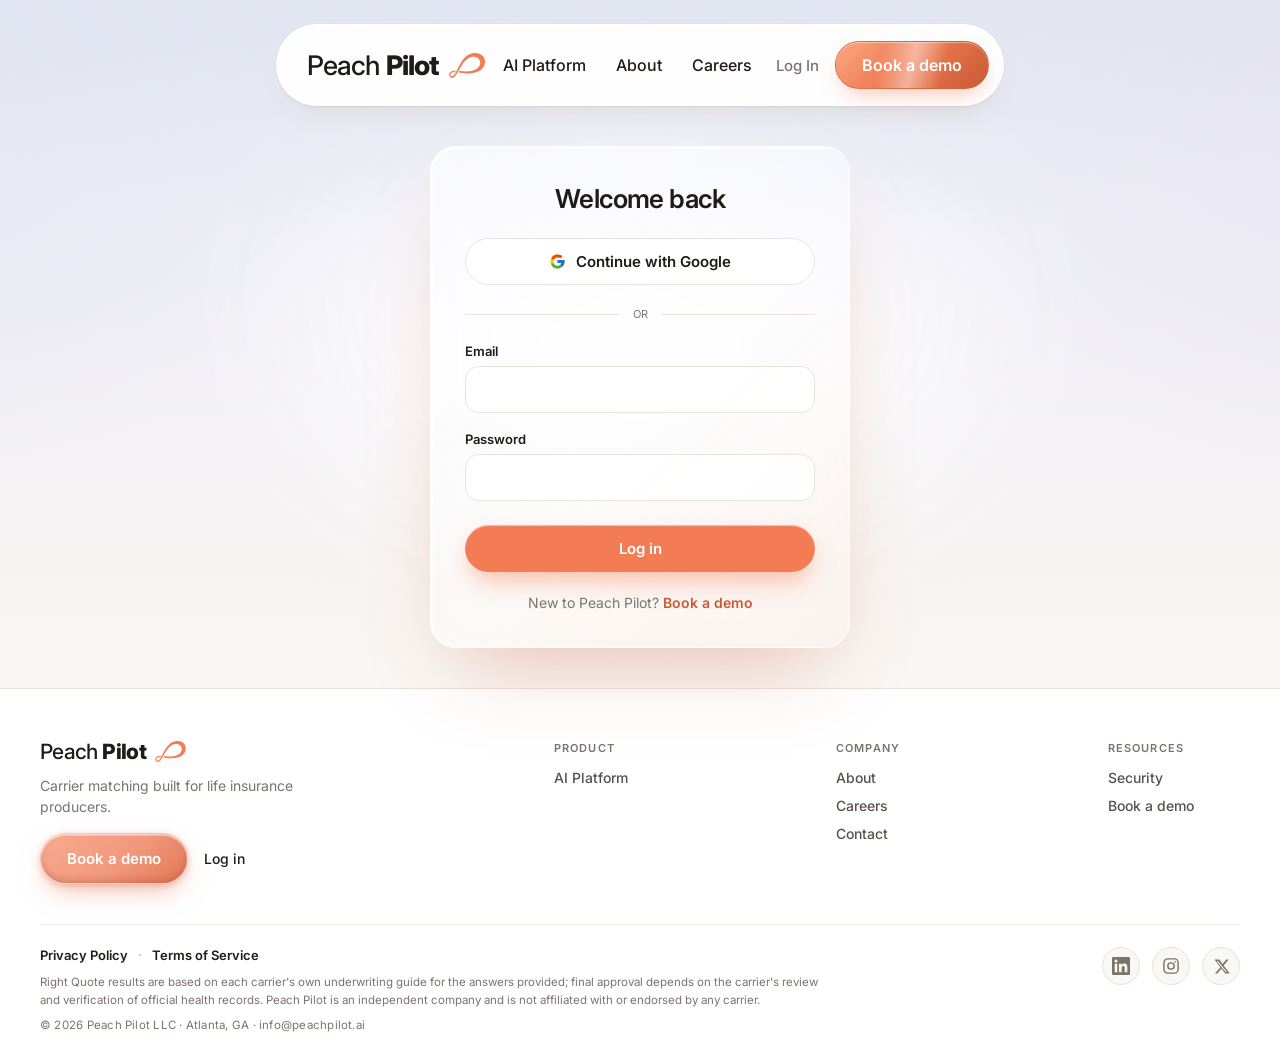
<file: login/index.html>
<!DOCTYPE html><html lang="en" data-astro-cid-sjqh5bze><head><meta charset="utf-8"><meta name="viewport" content="width=device-width, initial-scale=1"><title>Log In | Peach Pilot</title><meta name="description" content="Log in to Peach Pilot."><link rel="preconnect" href="https://fonts.googleapis.com"><link href="https://api.fontshare.com/v2/css?f[]=satoshi@500,700&display=swap" rel="stylesheet"><link rel="preconnect" href="https://fonts.gstatic.com" crossorigin=""><link href="https://fonts.googleapis.com/css2?family=Inter:wght@400;500;600&display=swap" rel="stylesheet"><style>.pp-snav[data-astro-cid-wpvy4v7s] a[data-astro-cid-wpvy4v7s]{color:inherit;text-decoration:none}.pp-snav[data-astro-cid-wpvy4v7s]>div[data-astro-cid-wpvy4v7s]{-webkit-backdrop-filter:none!important;background:#ffffffeb!important}.pp-snavlink[data-astro-cid-wpvy4v7s]:hover{color:#000}body.darkm .pp-snav[data-astro-cid-wpvy4v7s]>div[data-astro-cid-wpvy4v7s]{-webkit-backdrop-filter:blur(22px)saturate(1.5)!important;background:#181426b8!important;border-color:#ffffff2e!important;box-shadow:0 1px 2px #0000004d,0 18px 40px -24px #08061480!important}body.darkm .pp-snavlink[data-astro-cid-wpvy4v7s]{color:#ede6f5!important}body.darkm .pp-snavlink[data-astro-cid-wpvy4v7s]:hover{color:#fff}body.darkm .pp-snav[data-astro-cid-wpvy4v7s] span[data-astro-cid-wpvy4v7s]{color:#fff9f4!important}.pp-snav-cta[data-astro-cid-wpvy4v7s]{transition:transform .3s cubic-bezier(.16,1,.3,1),box-shadow .3s}.pp-snav-cta[data-astro-cid-wpvy4v7s]:hover{transform:translateY(-1px);box-shadow:inset 0 1px 1px #ffffff73,0 14px 26px -8px #f47c5499}.pp-snav-sweep[data-astro-cid-wpvy4v7s]{background:linear-gradient(105deg,#0000 30%,#ffffff73 50%,#0000 70%);animation:6s ease-in-out 2s infinite ppSweep;position:absolute;inset:0}@media (prefers-reduced-motion:reduce){.pp-snav-sweep[data-astro-cid-wpvy4v7s]{animation:none}.pp-snav-cta[data-astro-cid-wpvy4v7s]{transition:none}}@keyframes ppWaveA{0%,to{opacity:.85;transform:translate(-50%,-50%)scale(1)}50%{opacity:.7;transform:translate(-52%,-48%)scale(1.08)}}@keyframes ppSweep{0%{transform:translate(-120%)}60%,to{transform:translate(120%)}}@media (prefers-reduced-motion:reduce){[style*=ppWaveA]{animation:none!important}}
</style><link rel="stylesheet" href="/_astro/Footer.BHwws_te.css"><style>[data-astro-cid-sjqh5bze]{box-sizing:border-box;margin:0;padding:0}body{color:#1e1b18;-webkit-font-smoothing:antialiased;flex-direction:column;min-height:100vh;font-family:Inter,ui-sans-serif,system-ui,sans-serif;display:flex}a[data-astro-cid-sjqh5bze]{color:inherit;text-decoration:none}button[data-astro-cid-sjqh5bze]{font-family:inherit}input[data-astro-cid-sjqh5bze]:focus{box-shadow:0 0 0 3px #f47c542e;border-color:#f47c54!important}h1[data-astro-cid-sjqh5bze],h2[data-astro-cid-sjqh5bze],h3[data-astro-cid-sjqh5bze],h4[data-astro-cid-sjqh5bze]{text-wrap:balance}p[data-astro-cid-sjqh5bze],li[data-astro-cid-sjqh5bze],figcaption[data-astro-cid-sjqh5bze],blockquote[data-astro-cid-sjqh5bze],small[data-astro-cid-sjqh5bze],dd[data-astro-cid-sjqh5bze]{text-wrap:pretty}
</style></head><body data-astro-cid-sjqh5bze><div aria-hidden="true" style="position:fixed;inset:0;z-index:-2;overflow:hidden;background:radial-gradient(54% 42% at 50% 40%, rgba(255,255,255,.95), rgba(255,255,255,0) 64%), radial-gradient(85% 60% at 50% 124%, rgba(247,170,130,.07), rgba(255,255,255,0) 72%), radial-gradient(120% 72% at 50% -10%, rgba(210,214,231,.6), rgba(210,214,231,0) 56%), radial-gradient(66% 92% at -8% 4%, rgba(221,224,238,.62), rgba(221,224,238,0) 56%), radial-gradient(66% 92% at 108% 4%, rgba(226,221,236,.58), rgba(226,221,236,0) 56%), radial-gradient(120% 70% at 50% 116%, rgba(208,205,212,.28), rgba(208,205,212,0) 60%), linear-gradient(180deg,#ebeef6 0%,#f0eff6 32%,#f8f5f2 70%,#fdfcf9 100%)" data-astro-cid-sjqh5bze><span style="position:absolute;border-radius:50%;filter:blur(80px);width:1100px;height:760px;left:50%;top:34%;transform:translate(-50%,-50%);opacity:.85;animation:ppWaveA 30s ease-in-out infinite;background:radial-gradient(closest-side,rgba(255,255,255,.9),rgba(255,255,255,0) 72%)" data-astro-cid-sjqh5bze></span></div><nav class="pp-snav" aria-label="Primary" style="position:sticky;top:24px;z-index:60;margin:24px auto 0;max-width:1320px;padding:0 18px" data-astro-cid-wpvy4v7s><div style="display:grid;grid-template-columns:auto 1fr auto;gap:18px;align-items:center;height:80px;padding:0 14px 0 30px;border-radius:44px;background:rgba(255,255,255,.3);backdrop-filter:blur(26px) saturate(1.5) brightness(1.04);-webkit-backdrop-filter:blur(26px) saturate(1.5);border:1px solid rgba(255,255,255,.5);box-shadow:inset 1px 1px 0 rgba(255,255,255,.7), 0 0 0 1px rgba(120,72,46,.04), 0 1px 2px rgba(27,26,24,.04), 0 16px 34px -20px rgba(120,72,46,.18)" data-astro-cid-wpvy4v7s><a href="/" aria-label="Peach Pilot home" style="display:inline-flex;align-items:center;gap:9px;justify-self:start" data-astro-cid-wpvy4v7s><span style="font-family:'Inter',sans-serif;font-size:27px;letter-spacing:-.03em;color:#1e1b18;line-height:1;white-space:nowrap" data-astro-cid-wpvy4v7s><span style="font-weight:500" data-astro-cid-wpvy4v7s>Peach </span><span style="font-weight:800" data-astro-cid-wpvy4v7s>Pilot</span></span><svg viewBox="0 0 600 413.08" width="36" height="25" style="display:block;flex-shrink:0" aria-hidden="true" data-astro-cid-wpvy4v7s><path fill="#F47C54" d="M174.07,294.99s176.19,35.84,280.73-29.65c124.71-78.12,62.02-241.46-96.02-196.51C185.53,118.12,130.18,489.05,19.87,399.07c-46.65-38.04-9.48-119.44,93.84-104.67l-14.21,25.8s-27.04-1.83-45.09,3.57c-28.86,8.63-40.71,36.25-21.94,54.51C113.98,448.23,156.6,104.5,340.26,20.76c126.97-57.89,292.22,7.85,254.18,165.51-46.97,194.66-382.01,158.55-433.44,133.95l13.07-25.22Z" data-astro-cid-wpvy4v7s></path></svg></a><div style="display:flex;gap:30px;justify-self:center;flex-wrap:wrap;justify-content:center" data-astro-cid-wpvy4v7s><a class="pp-snavlink" href="/platform" style="font-size:16px;color:#1e1b18;font-weight:500;white-space:nowrap" data-astro-cid-wpvy4v7s>AI Platform</a><a class="pp-snavlink" href="/about" style="font-size:16px;color:#1e1b18;font-weight:500;white-space:nowrap" data-astro-cid-wpvy4v7s>About</a><a class="pp-snavlink" href="/careers" style="font-size:16px;color:#1e1b18;font-weight:500;white-space:nowrap" data-astro-cid-wpvy4v7s>Careers</a></div><div style="justify-self:end;display:flex;align-items:center" data-astro-cid-wpvy4v7s><a class="pp-snavlink" href="/login" style="font-size:15px;color:#7a746c;font-weight:500;white-space:nowrap;margin:0 16px 0 6px" data-astro-cid-wpvy4v7s>Log In</a><a href="/book-a-session" class="pp-snav-cta" style="position:relative;overflow:hidden;display:inline-flex;align-items:center;gap:8px;font-size:16px;font-weight:600;color:#fff;white-space:nowrap;padding:13px 26px;border-radius:999px;background:linear-gradient(135deg,#f9a882 0%,#EF7A50 45%,#c85a35 100%);border:1px solid rgba(200,90,53,.55);box-shadow:inset 0 1px 1px rgba(255,255,255,.45), 0 10px 22px -8px rgba(244,124,84,.5)" data-astro-cid-wpvy4v7s><span aria-hidden="true" class="pp-snav-sweep" data-astro-cid-wpvy4v7s></span>Book a demo</a></div></div></nav><main id="top" style="flex:1;display:flex;align-items:center;justify-content:center;padding:40px 20px" data-astro-cid-sjqh5bze><div style="width:100%;max-width:420px;padding:36px 34px;border-radius:26px;background:linear-gradient(135deg, rgba(255,255,255,.62), rgba(255,255,255,.4) 55%, rgba(253,240,234,.5));backdrop-filter:blur(24px) saturate(1.6);-webkit-backdrop-filter:blur(24px) saturate(1.6);border:1px solid rgba(255,255,255,.7);box-shadow:inset 1.5px 1.5px 0 rgba(255,255,255,.95), 0 40px 80px -30px rgba(200,90,53,.35)" data-astro-cid-sjqh5bze><h1 style="font-family:'Inter',sans-serif;font-weight:600;font-size:26px;letter-spacing:-.02em;color:#1e1b18;text-align:center" data-astro-cid-sjqh5bze>Welcome back</h1><button type="button" style="display:flex;align-items:center;justify-content:center;gap:10px;width:100%;margin-top:24px;padding:13px 16px;border-radius:999px;border:1px solid #e8e3dc;background:rgba(255,255,255,.9);font-size:15px;font-weight:600;color:#1e1b18;cursor:pointer" data-astro-cid-sjqh5bze><svg width="17" height="17" viewBox="0 0 48 48" data-astro-cid-sjqh5bze><path fill="#FFC107" d="M43.6 20.1H42V20H24v8h11.3C33.7 32.7 29.2 36 24 36c-6.6 0-12-5.4-12-12s5.4-12 12-12c3.1 0 5.9 1.2 8 3l5.7-5.7C34.3 6.1 29.4 4 24 4 13 4 4 13 4 24s9 20 20 20 20-9 20-20c0-1.3-.1-2.6-.4-3.9z" data-astro-cid-sjqh5bze></path><path fill="#FF3D00" d="M6.3 14.7l6.6 4.8C14.7 15.1 19 12 24 12c3.1 0 5.9 1.2 8 3l5.7-5.7C34.3 6.1 29.4 4 24 4 16.3 4 9.7 8.3 6.3 14.7z" data-astro-cid-sjqh5bze></path><path fill="#4CAF50" d="M24 44c5.2 0 9.9-2 13.4-5.2l-6.2-5.2C29.2 35.1 26.7 36 24 36c-5.2 0-9.6-3.3-11.3-8l-6.5 5C9.5 39.6 16.2 44 24 44z" data-astro-cid-sjqh5bze></path><path fill="#1976D2" d="M43.6 20.1H42V20H24v8h11.3c-.8 2.3-2.3 4.3-4.1 5.7l6.2 5.2C36.9 39.2 44 34 44 24c0-1.3-.1-2.6-.4-3.9z" data-astro-cid-sjqh5bze></path></svg>Continue with Google</button><div style="display:flex;align-items:center;gap:14px;margin:22px 0" data-astro-cid-sjqh5bze><span style="flex:1;height:1px;background:#e8e3dc" data-astro-cid-sjqh5bze></span><span style="font-family:'Inter',sans-serif;font-size:11px;color:#7a746c" data-astro-cid-sjqh5bze>OR</span><span style="flex:1;height:1px;background:#e8e3dc" data-astro-cid-sjqh5bze></span></div><form data-astro-cid-sjqh5bze><label for="email" style="display:block;font-size:13px;font-weight:600;color:#1e1b18;margin-bottom:7px" data-astro-cid-sjqh5bze>Email</label><input id="email" type="email" name="email" autocomplete="email" style="width:100%;padding:13px 16px;border-radius:14px;border:1px solid #e8e3dc;background:rgba(255,255,255,.85);font-size:15px;font-family:'Inter',sans-serif;color:#1e1b18;outline:none" data-astro-cid-sjqh5bze><div style="display:flex;align-items:center;justify-content:space-between;margin:18px 0 7px" data-astro-cid-sjqh5bze><label for="password" style="font-size:13px;font-weight:600;color:#1e1b18" data-astro-cid-sjqh5bze>Password</label></div><input id="password" type="password" name="password" autocomplete="current-password" style="width:100%;padding:13px 16px;border-radius:14px;border:1px solid #e8e3dc;background:rgba(255,255,255,.85);font-size:15px;font-family:'Inter',sans-serif;color:#1e1b18;outline:none" data-astro-cid-sjqh5bze><button type="submit" style="width:100%;margin-top:24px;padding:14px 16px;border:none;border-radius:999px;background:#F47C54;color:#fff;font-size:15px;font-weight:600;cursor:pointer;box-shadow:inset 0 1px 1px rgba(255,255,255,.5), 0 12px 26px -6px rgba(244,124,84,.55)" data-astro-cid-sjqh5bze>Log in</button></form><p style="text-align:center;font-size:14px;color:#7a746c;margin-top:22px" data-astro-cid-sjqh5bze>New to Peach Pilot? <a href="/book-a-session" style="color:#c85a35;font-weight:600" data-astro-cid-sjqh5bze>Book a demo</a></p></div></main><footer class="pp-foot" aria-label="Site footer" data-astro-cid-jo6i4kqk><div class="pp-foot-inner" data-astro-cid-jo6i4kqk><div class="pp-foot-cols" data-astro-cid-jo6i4kqk><!-- 1. Brand + CTA --><div class="pp-foot-brand" data-astro-cid-jo6i4kqk><a href="/" class="pp-foot-logo" aria-label="Peach Pilot home" data-astro-cid-jo6i4kqk><span data-astro-cid-jo6i4kqk><span style="font-weight:500" data-astro-cid-jo6i4kqk>Peach </span><span style="font-weight:800" data-astro-cid-jo6i4kqk>Pilot</span></span><svg viewBox="0 0 600 413.08" width="31" height="21" style="flex-shrink:0" aria-hidden="true" data-astro-cid-jo6i4kqk><path fill="#F47C54" d="M174.07,294.99s176.19,35.84,280.73-29.65c124.71-78.12,62.02-241.46-96.02-196.51C185.53,118.12,130.18,489.05,19.87,399.07c-46.65-38.04-9.48-119.44,93.84-104.67l-14.21,25.8s-27.04-1.83-45.09,3.57c-28.86,8.63-40.71,36.25-21.94,54.51C113.98,448.23,156.6,104.5,340.26,20.76c126.97-57.89,292.22,7.85,254.18,165.51-46.97,194.66-382.01,158.55-433.44,133.95l13.07-25.22Z" data-astro-cid-jo6i4kqk></path></svg></a><p class="pp-foot-tag" data-astro-cid-jo6i4kqk>Carrier matching built for life insurance producers.</p><div class="pp-foot-ctas" data-astro-cid-jo6i4kqk><a href="/book-a-session" class="glass-btn glass-btn--peach" data-astro-cid-jo6i4kqk>Book a demo</a><a href="/login" class="pp-foot-login" data-login-placeholder data-astro-cid-jo6i4kqk>Log in</a></div></div><!-- 2. Product --><nav class="pp-foot-col" aria-label="Product" data-astro-cid-jo6i4kqk><h4 data-astro-cid-jo6i4kqk>Product</h4><a href="/platform" data-astro-cid-jo6i4kqk>AI Platform</a></nav><!-- 3. Company --><nav class="pp-foot-col" aria-label="Company" data-astro-cid-jo6i4kqk><h4 data-astro-cid-jo6i4kqk>Company</h4><a href="/about" data-astro-cid-jo6i4kqk>About</a><a href="/careers" data-astro-cid-jo6i4kqk>Careers</a><a href="/about#contact" data-astro-cid-jo6i4kqk>Contact</a></nav><!-- 4. Resources --><nav class="pp-foot-col" aria-label="Resources" data-astro-cid-jo6i4kqk><h4 data-astro-cid-jo6i4kqk>Resources</h4><a href="/security" data-astro-cid-jo6i4kqk>Security</a><a href="/book-a-session" data-astro-cid-jo6i4kqk>Book a demo</a></nav></div><div class="pp-foot-bar" data-astro-cid-jo6i4kqk><div class="pp-foot-bar-l" data-astro-cid-jo6i4kqk><div class="pp-foot-links" data-astro-cid-jo6i4kqk><a href="/privacy" data-astro-cid-jo6i4kqk>Privacy Policy</a><span aria-hidden="true" data-astro-cid-jo6i4kqk>·</span><a href="/terms" data-astro-cid-jo6i4kqk>Terms of Service</a></div><p class="pp-foot-disc" data-astro-cid-jo6i4kqk>Right Quote results are based on each carrier's own underwriting guide for the answers provided; final approval depends on the carrier's review and verification of official health records. Peach Pilot is an independent company and is not affiliated with or endorsed by any carrier.</p><p class="pp-foot-meta" data-astro-cid-jo6i4kqk>&copy; 2026 Peach Pilot LLC &middot; Atlanta, GA &middot; <a href="mailto:info@peachpilot.ai" data-astro-cid-jo6i4kqk>info@peachpilot.ai</a></p></div><div class="pp-foot-social" aria-label="Peach Pilot on social media" data-astro-cid-jo6i4kqk><a href="https://www.linkedin.com/company/112977717/" target="_blank" rel="noopener" aria-label="Peach Pilot on LinkedIn" data-astro-cid-jo6i4kqk><svg viewBox="0 0 24 24" width="18" height="18" aria-hidden="true" data-astro-cid-jo6i4kqk><path fill="currentColor" d="M20.45 20.45h-3.56v-5.57c0-1.33-.03-3.04-1.85-3.04-1.86 0-2.14 1.45-2.14 2.94v5.67H9.35V9h3.41v1.56h.05c.48-.9 1.64-1.85 3.37-1.85 3.6 0 4.27 2.37 4.27 5.46v6.28zM5.34 7.43a2.07 2.07 0 1 1 0-4.14 2.07 2.07 0 0 1 0 4.14zM7.12 20.45H3.55V9h3.57v11.45zM22.22 0H1.77C.8 0 0 .78 0 1.73v20.54C0 23.22.8 24 1.77 24h20.45c.98 0 1.78-.78 1.78-1.73V1.73C24 .78 23.2 0 22.22 0z" data-astro-cid-jo6i4kqk></path></svg></a><a href="https://www.instagram.com/peachpilot.ai/" target="_blank" rel="noopener" aria-label="Peach Pilot on Instagram" data-astro-cid-jo6i4kqk><svg viewBox="0 0 24 24" width="18" height="18" fill="none" stroke="currentColor" stroke-width="1.9" aria-hidden="true" data-astro-cid-jo6i4kqk><rect x="2.5" y="2.5" width="19" height="19" rx="5.2" data-astro-cid-jo6i4kqk></rect><circle cx="12" cy="12" r="4.2" data-astro-cid-jo6i4kqk></circle><circle cx="17.6" cy="6.4" r="1.1" fill="currentColor" stroke="none" data-astro-cid-jo6i4kqk></circle></svg></a><a href="https://x.com/peachpilotai" target="_blank" rel="noopener" aria-label="Peach Pilot on X" data-astro-cid-jo6i4kqk><svg viewBox="0 0 24 24" width="17" height="17" aria-hidden="true" data-astro-cid-jo6i4kqk><path fill="currentColor" d="M18.9 2.25h3.28l-7.17 8.19L23.7 21.75h-6.6l-5.17-6.76-5.92 6.76H2.72l7.67-8.76L2.02 2.25h6.77l4.67 6.18 5.44-6.18zm-1.15 17.52h1.82L7.02 4.13H5.06l12.69 15.64z" data-astro-cid-jo6i4kqk></path></svg></a></div></div></div></footer></body></html>
</file>
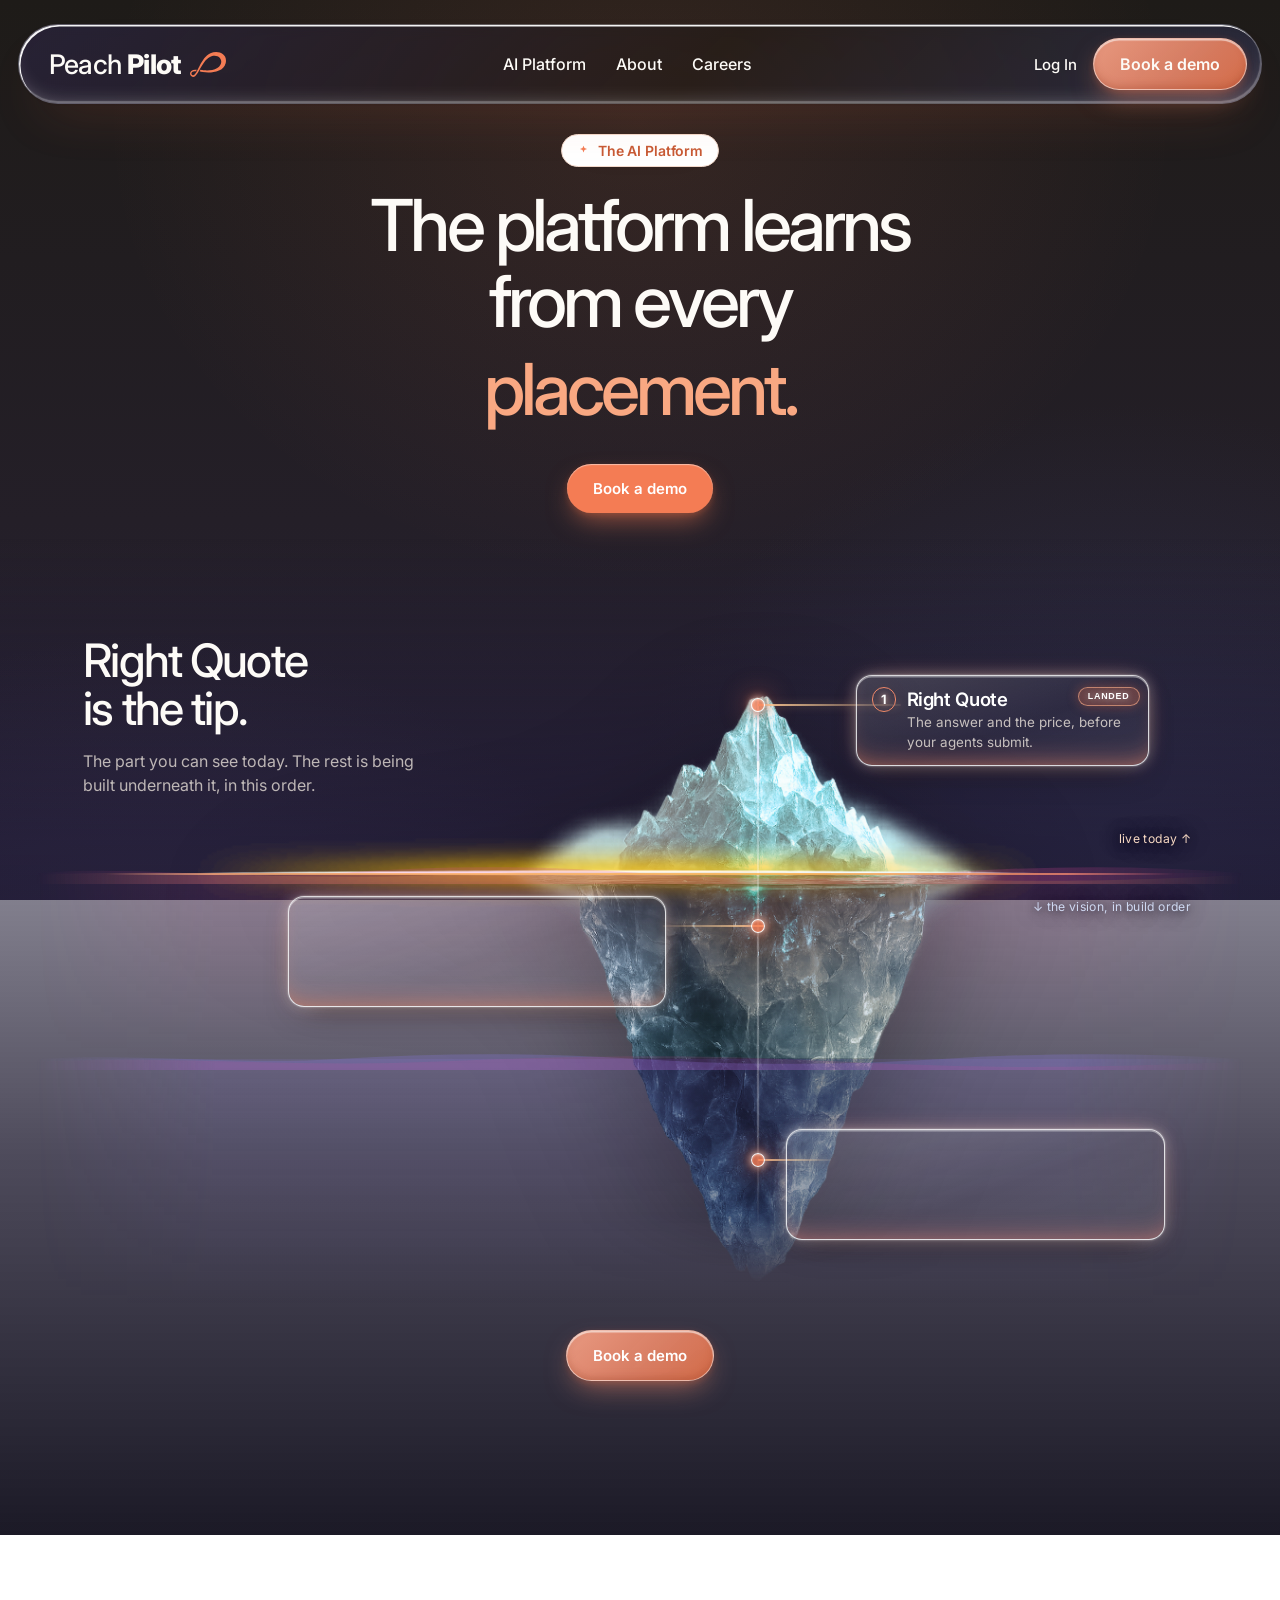
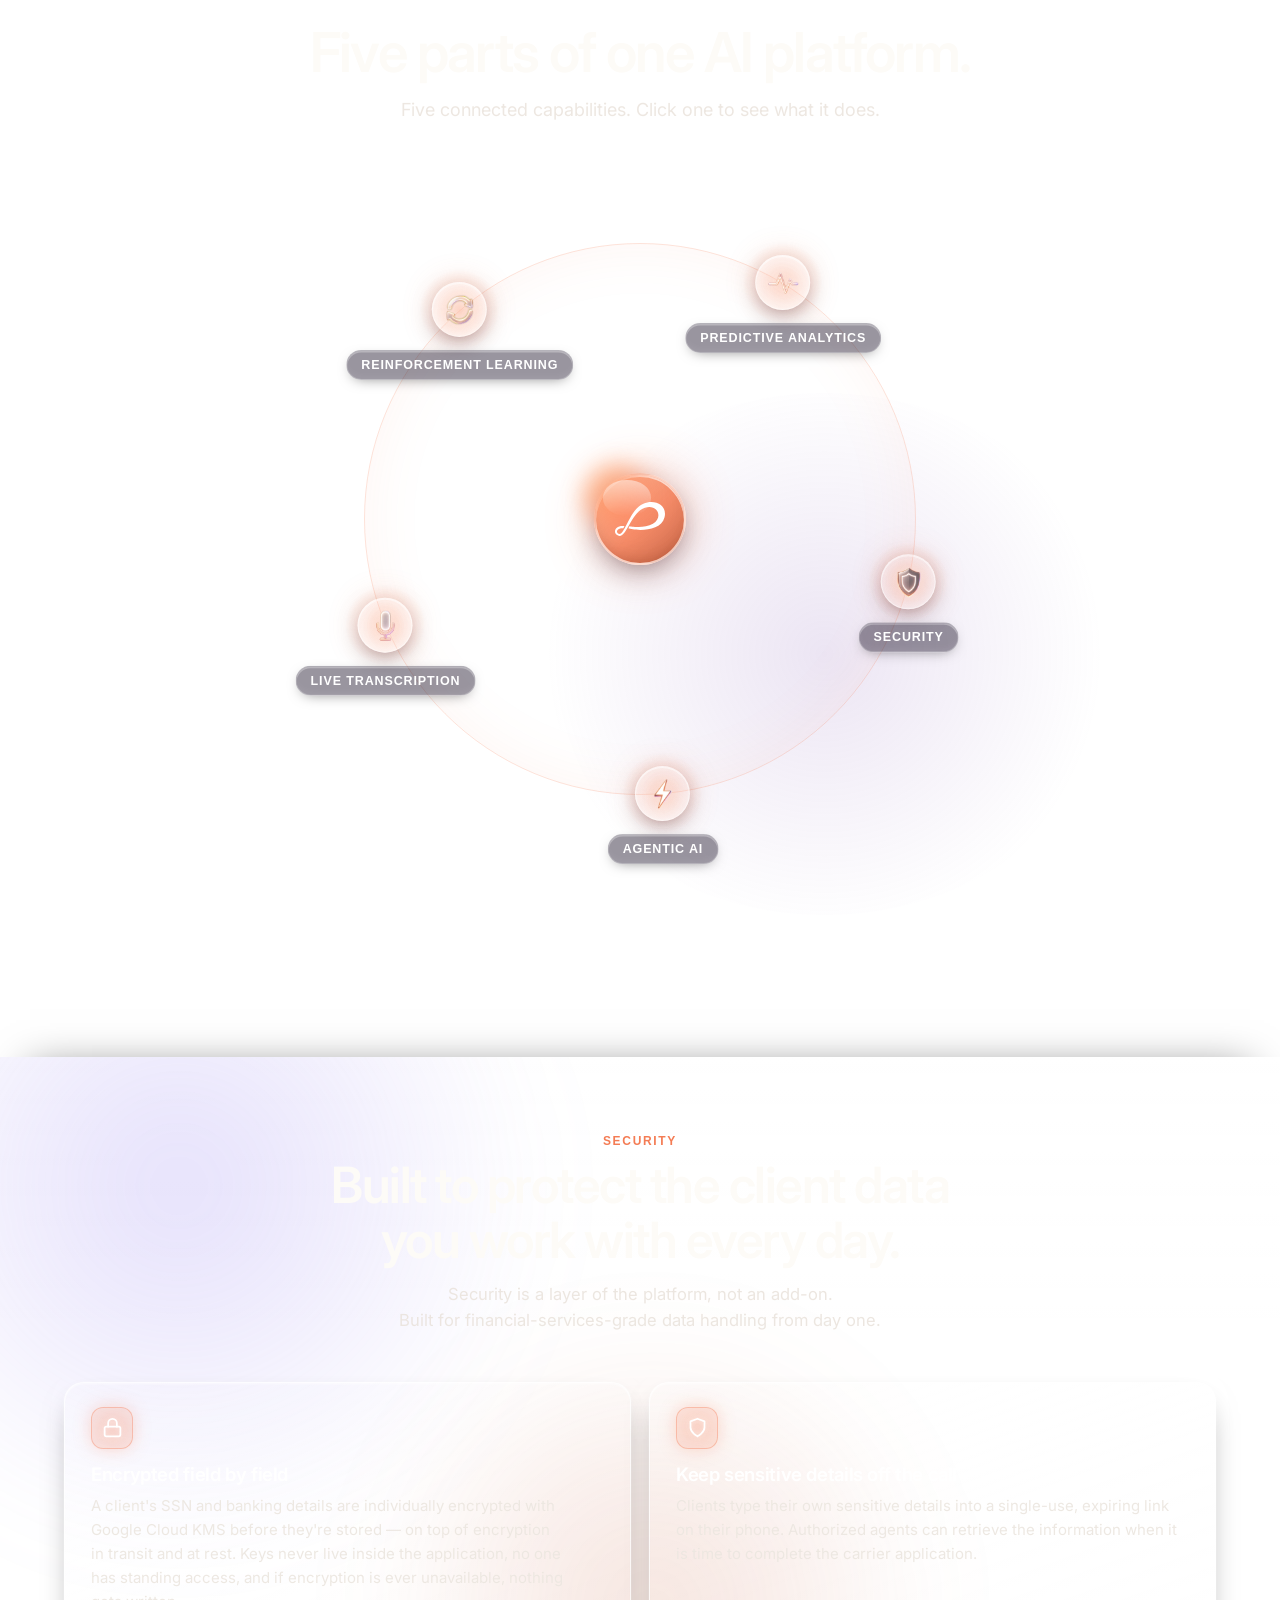
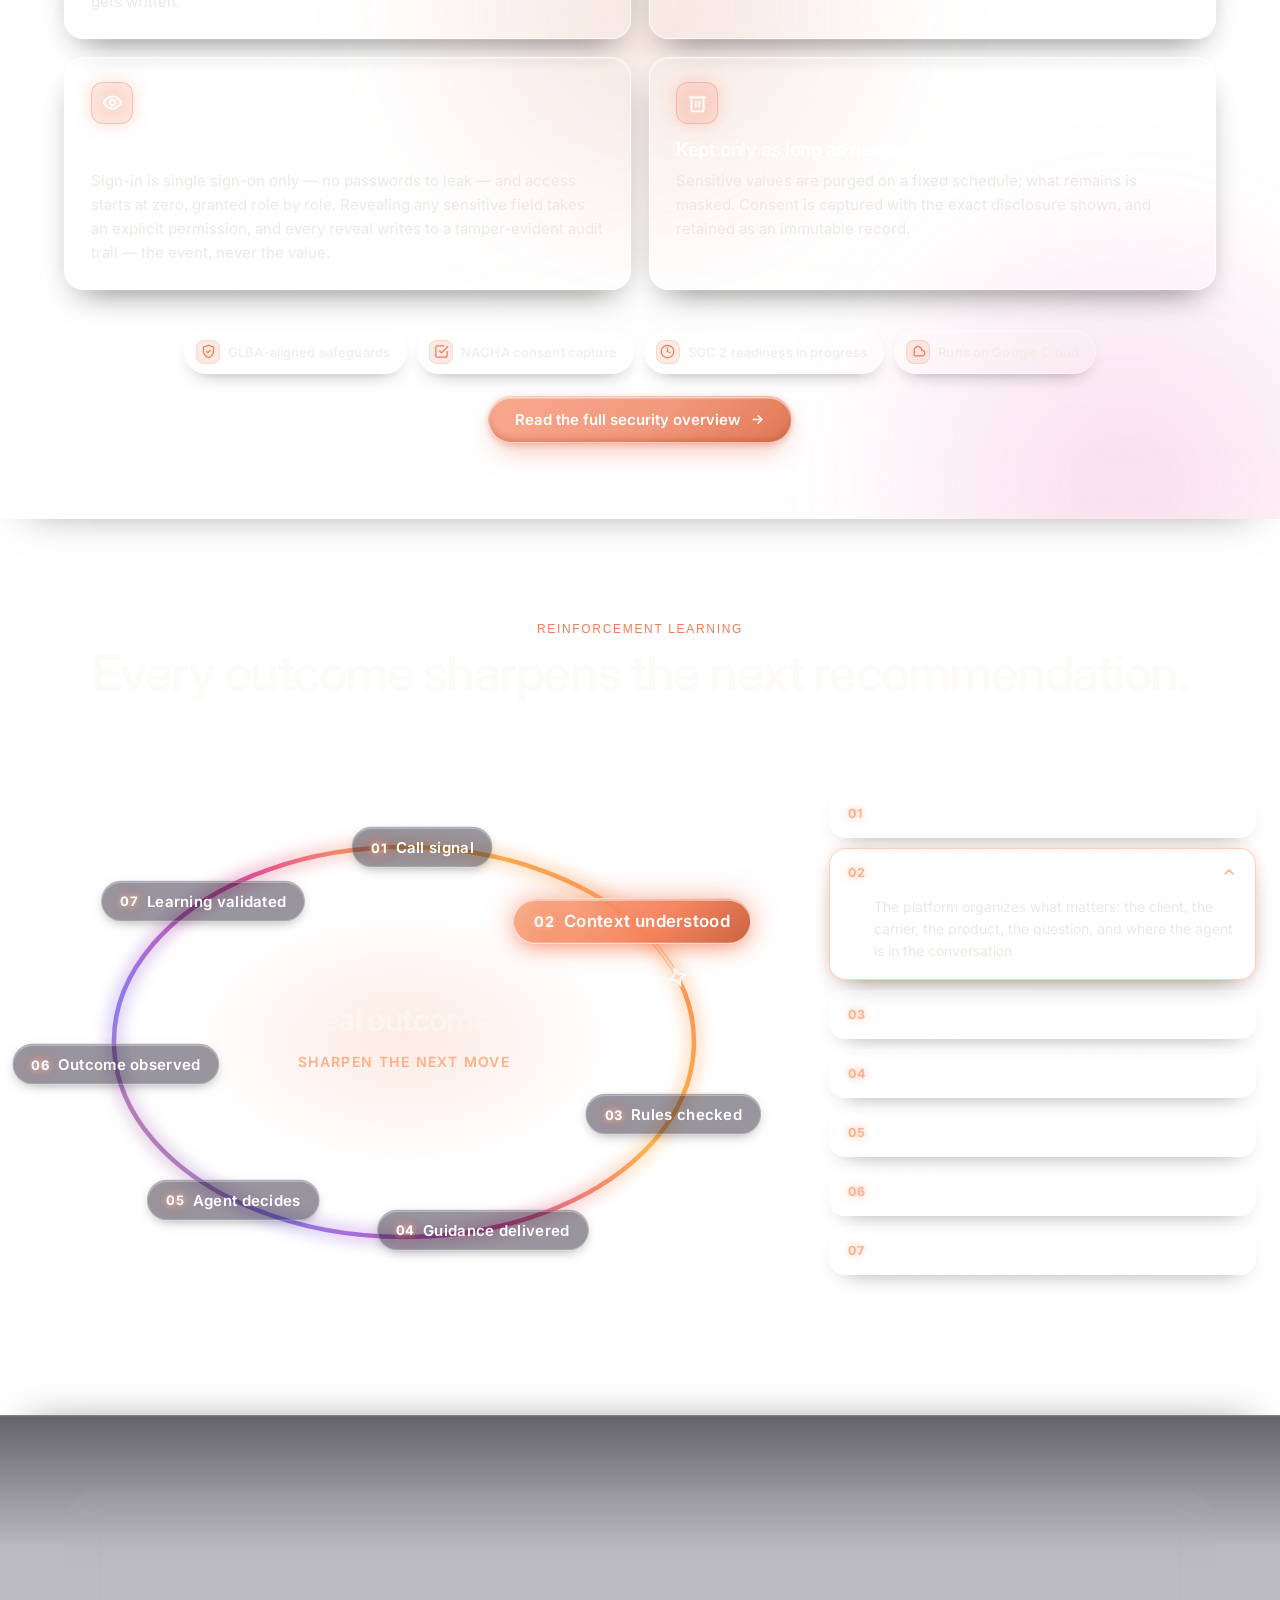
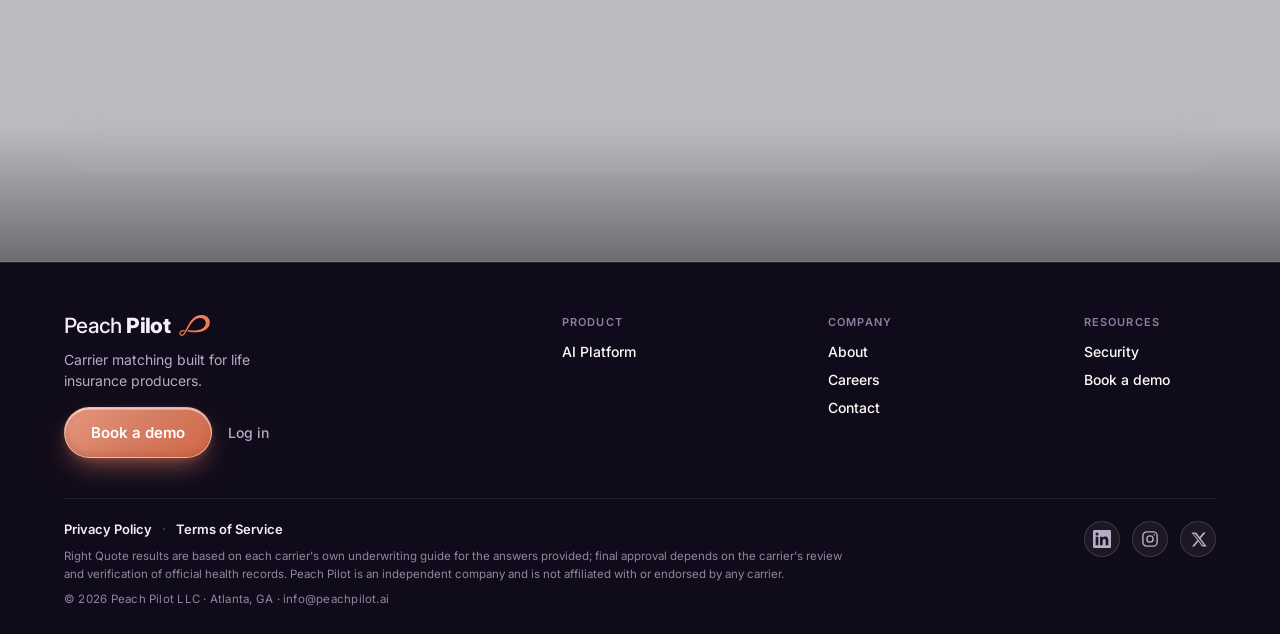
<file: platform/index.html>
<!DOCTYPE html><html lang="en"><head><meta charset="utf-8"><link rel="icon" href="/favicon.svg"><link rel="apple-touch-icon" href="/favicon.svg"><meta name="viewport" content="width=device-width, initial-scale=1"><title>The AI Platform | Peach Pilot</title><meta name="description" content="Where the intelligence lives. Every call transcribed, every placement made, every policy saved or lapsed feeds a central intelligence layer that gets measurably better over time."><link rel="preconnect" href="https://fonts.googleapis.com"><link href="https://api.fontshare.com/v2/css?f[]=satoshi@500,700&display=swap" rel="stylesheet"><link rel="preconnect" href="https://fonts.gstatic.com" crossorigin=""><link href="https://fonts.googleapis.com/css2?family=Inter:wght@400;500;600&display=swap" rel="stylesheet"><link rel="stylesheet" href="/_astro/Footer.BHwws_te.css"><link rel="stylesheet" href="/_astro/platform.-6x79Djm.css"></head><body class="darkm"><div id="ppDarkBg" aria-hidden="true" style="position:fixed;inset:0;z-index:-1;overflow:hidden;opacity:0;transition:opacity .6s ease;pointer-events:none"><div id="ppDarkGrad" style="position:absolute;left:0;top:0;width:100%;height:170%;will-change:transform;background:radial-gradient(70% 50% at 50% 8%, rgba(244,124,84,.10), rgba(244,124,84,0) 60%), radial-gradient(60% 44% at 12% 70%, rgba(90,80,128,.35), rgba(90,80,128,0) 65%), radial-gradient(60% 44% at 88% 55%, rgba(51,58,99,.4), rgba(51,58,99,0) 65%), linear-gradient(180deg,#1e1b18 0%,#241f28 34%,#2A2440 68%,#333A63 100%)"></div></div><div aria-hidden="true" style="position:fixed;inset:0;z-index:-2;overflow:hidden;background:radial-gradient(54% 42% at 50% 40%, rgba(255,255,255,.95), rgba(255,255,255,0) 64%), radial-gradient(85% 60% at 50% 124%, rgba(247,170,130,.07), rgba(255,255,255,0) 72%), radial-gradient(120% 72% at 50% -10%, rgba(210,214,231,.6), rgba(210,214,231,0) 56%), radial-gradient(66% 92% at -8% 4%, rgba(221,224,238,.62), rgba(221,224,238,0) 56%), radial-gradient(66% 92% at 108% 4%, rgba(226,221,236,.58), rgba(226,221,236,0) 56%), radial-gradient(120% 70% at 50% 116%, rgba(208,205,212,.28), rgba(208,205,212,0) 60%), linear-gradient(180deg,#ebeef6 0%,#f0eff6 32%,#f8f5f2 70%,#fdfcf9 100%)"><span style="position:absolute;border-radius:50%;filter:blur(80px);width:1100px;height:760px;left:50%;top:34%;transform:translate(-50%,-50%);opacity:.85;animation:ppWaveA 30s ease-in-out infinite;background:radial-gradient(closest-side,rgba(255,255,255,.9),rgba(255,255,255,0) 72%)"></span></div><nav data-dbg="NAV" aria-label="Primary" style="position:sticky;top:24px;z-index:60;margin:24px auto 0;max-width:1320px;padding:0 18px"><div style="display:grid;grid-template-columns:auto 1fr auto;gap:18px;align-items:center;height:80px;padding:0 14px 0 30px;border-radius:44px;background:linear-gradient(135deg, rgba(255,255,255,.42), rgba(255,255,255,.16) 55%, rgba(253,240,234,.26));backdrop-filter:blur(6px) saturate(1.6) brightness(1.04);-webkit-backdrop-filter:blur(16px) saturate(1.6);border:1px solid rgba(255,255,255,.65);box-shadow:inset 1.5px 1.5px 0 rgba(255,255,255,.95), inset -1px -2px 1px rgba(255,255,255,.25), inset 0 -10px 22px -16px rgba(255,255,255,.5), 0 1px 2px rgba(30,27,24,.04), 0 26px 54px -26px rgba(200,90,53,.28)"><a data-dbg="NAV-LOGO" href="/" aria-label="Peach Pilot home" style="display:inline-flex;align-items:center;gap:9px;justify-self:start"><span style="font-family:'Inter',sans-serif;font-size:27px;letter-spacing:-.03em;color:#1e1b18;line-height:1;white-space:nowrap"><span style="font-weight:500">Peach </span><span style="font-weight:800">Pilot</span></span><svg viewBox="0 0 600 413.08" width="36" height="25" style="display:block;flex-shrink:0" aria-hidden="true"><path fill="#F47C54" d="M174.07,294.99s176.19,35.84,280.73-29.65c124.71-78.12,62.02-241.46-96.02-196.51C185.53,118.12,130.18,489.05,19.87,399.07c-46.65-38.04-9.48-119.44,93.84-104.67l-14.21,25.8s-27.04-1.83-45.09,3.57c-28.86,8.63-40.71,36.25-21.94,54.51C113.98,448.23,156.6,104.5,340.26,20.76c126.97-57.89,292.22,7.85,254.18,165.51-46.97,194.66-382.01,158.55-433.44,133.95l13.07-25.22Z"></path></svg></a><div data-dbg="NAV-LINKS" style="display:flex;gap:30px;justify-self:center;flex-wrap:wrap;justify-content:center"><a href="/platform" style="font-size:16px;color:#1e1b18;font-weight:500;white-space:nowrap">AI Platform</a><a href="/about" style="font-size:16px;color:#1e1b18;font-weight:500;white-space:nowrap">About</a><a href="/careers" style="font-size:16px;color:#1e1b18;font-weight:500;white-space:nowrap">Careers</a></div><div style="justify-self:end;display:flex;align-items:center"><a href="/login" style="font-size:15px;color:#7a746c;font-weight:500;white-space:nowrap;margin:0 16px 0 6px">Log In</a><a data-dbg="NAV-CTA" href="/book-a-session" class="glass-btn glass-btn--peach" style="font-size:16px;white-space:nowrap">Book a demo</a></div></div></nav><main id="top"><section data-dbg="PLAT-HERO" style="max-width:1200px;margin:0 auto;padding:30px 24px 6px;position:relative"><!-- carry the ambient starfield up into the opening hero (matches the berg/orbital sections) --><div class="pp-berg-fx pp-hero-fx" aria-hidden="true"><span class="fx-dot" style="left:6%;top:14%;--d:.4s;--dur:7s;--o:.6"></span><span class="fx-dot fx-dot--s" style="left:12%;top:40%;--d:2.6s;--dur:9s;--o:.5"></span><span class="fx-dot fx-dot--s" style="left:4%;top:66%;--d:4.8s;--dur:8s;--o:.45"></span><span class="fx-dot" style="left:17%;top:82%;--d:1.4s;--dur:10s;--o:.5"></span><span class="fx-dot fx-dot--s" style="left:23%;top:22%;--d:3.6s;--dur:8.5s;--o:.4"></span><span class="fx-plus" style="left:9%;top:52%;--d:1.1s;--dur:12s;--o:.28"></span><span class="fx-dot" style="left:94%;top:16%;--d:1.8s;--dur:9.5s;--o:.6"></span><span class="fx-dot fx-dot--s" style="left:88%;top:44%;--d:4.2s;--dur:7.5s;--o:.5"></span><span class="fx-dot fx-dot--s" style="left:96%;top:70%;--d:2.2s;--dur:9s;--o:.45"></span><span class="fx-dot" style="left:83%;top:84%;--d:5.4s;--dur:10.5s;--o:.5"></span><span class="fx-dot fx-dot--s" style="left:77%;top:26%;--d:3.1s;--dur:8s;--o:.4"></span><span class="fx-plus" style="left:91%;top:58%;--d:2.7s;--dur:13s;--o:.28"></span></div><div style="text-align:center;max-width:960px;margin:0 auto;position:relative;z-index:3"><span data-dbg="PLAT-EYEBROW" style="display:inline-flex;align-items:center;gap:8px;font-family:'Inter',sans-serif;font-size:14px;font-weight:600;letter-spacing:-.01em;color:#c85a35;background:#fff;border:1px solid #F3D9CB;padding:7px 15px;border-radius:999px;box-shadow:0 1px 2px rgba(27,26,24,.05), 0 10px 28px -16px rgba(27,26,24,.18)"><svg viewBox="0 0 24 24" width="13" height="13" fill="#F47C54"><path d="M12 3l1.8 4.6L18.5 9.4 13.8 11 12 15.6 10.2 11 5.5 9.4 10.2 7.6z"></path></svg>The AI Platform</span><h1 data-dbg="PLAT-H1" aria-label="The platform learns from every interaction." style="font-family:'Inter',sans-serif;font-weight:500;font-size:clamp(44px,5.6vw,92px);letter-spacing:-.055em;line-height:1.06;margin:20px auto 0;max-width:900px;color:#1e1b18;text-wrap:balance">The platform learns<br>from every<br><span class="pp-hrot" id="ppHeroRot" style="color:#c85a35"><span class="pp-hrot-w" data-rot="0">call.</span><span class="pp-hrot-w" data-rot="1">placement.</span><span class="pp-hrot-w" data-rot="2">objection.</span><span class="pp-hrot-w" data-rot="3">lapse.</span><span class="pp-hrot-w" data-rot="4">chargeback.</span><span class="pp-hrot-w" data-rot="5">referral.</span><span class="pp-hrot-w" data-rot="6">question.</span><span class="pp-hrot-w" data-rot="7">quote.</span><span class="pp-hrot-w" data-rot="8">application.</span><span class="pp-hrot-w" data-rot="9">carrier decision.</span><span class="pp-hrot-w" data-rot="10">policy.</span><span class="pp-hrot-w" data-rot="11">renewal.</span><span class="pp-hrot-w" data-rot="12">follow-up.</span><span class="pp-hrot-w" data-rot="13">close.</span><span class="pp-hrot-w" data-rot="14">decline.</span><span class="pp-hrot-w" data-rot="15">commission.</span><span class="pp-hrot-w" data-rot="16">lead.</span><span class="pp-hrot-w" data-rot="17">role-play.</span><span class="pp-hrot-w" data-rot="18">demo.</span></span></h1><div data-dbg="PLAT-CTAS" style="display:flex;gap:18px;margin-top:26px;flex-wrap:wrap;justify-content:center"><a data-dbg="PLAT-CTA-BOOK" href="/book-a-session" style="position:relative;overflow:hidden;display:inline-flex;align-items:center;gap:9px;font-size:15px;font-weight:600;color:#fff;padding:15px 26px;border-radius:999px;background:#F47C54;box-shadow:inset 0 1px 1px rgba(255,255,255,.5), 0 12px 26px -6px rgba(244,124,84,.55), 0 2px 6px rgba(200,90,53,.3)">Book a demo</a></div></div></section><section data-dbg="ROADMAP-BERG" id="live" class="pp-descent" aria-label="Where this is going"><div class="pp-descent-sky" aria-hidden="true"></div><div class="pp-descent-rays" aria-hidden="true"></div><div class="pp-berg-fx" aria-hidden="true"><!-- sky: twinkling star-dots --><span class="fx-dot" style="left:7%;top:6%;--d:.4s;--dur:7s;--o:.65"></span><span class="fx-dot fx-dot--s" style="left:14%;top:14%;--d:2.8s;--dur:9s;--o:.5"></span><span class="fx-dot fx-dot--s" style="left:23%;top:4%;--d:5.2s;--dur:8s;--o:.55"></span><span class="fx-dot" style="left:86%;top:5%;--d:1.6s;--dur:10s;--o:.6"></span><span class="fx-dot fx-dot--s" style="left:93%;top:13%;--d:4.4s;--dur:7.5s;--o:.5"></span><span class="fx-ring" style="left:18%;top:9%;--d:3.4s;--dur:12s;--o:.4"></span><span class="fx-plus" style="left:90%;top:22%;--d:2.2s;--dur:16s;--o:.4"></span><span class="fx-sq" style="left:4%;top:24%;--d:6s;--dur:18s;--o:.35"></span><!-- waterline flanks --><span class="fx-dot fx-dot--s" style="left:3%;top:38%;--d:1s;--dur:9s;--o:.45"></span><span class="fx-ring" style="left:95%;top:36%;--d:5.8s;--dur:13s;--o:.35"></span><!-- deep water: slow risers + faint glyphs --><span class="fx-dot fx-rise" style="left:12%;top:74%;--d:.8s;--dur:13s;--o:.4"></span><span class="fx-dot--s fx-rise" style="left:20%;top:88%;--d:5s;--dur:16s;--o:.35"></span><span class="fx-dot--s fx-rise" style="left:44%;top:92%;--d:9s;--dur:15s;--o:.3"></span><span class="fx-dot fx-rise" style="left:83%;top:82%;--d:3.2s;--dur:14s;--o:.35"></span><span class="fx-dot--s fx-rise" style="left:91%;top:66%;--d:7.4s;--dur:17s;--o:.3"></span><span class="fx-sq" style="left:6%;top:60%;--d:2.6s;--dur:20s;--o:.3"></span><span class="fx-plus" style="left:96%;top:55%;--d:8s;--dur:15s;--o:.3"></span><span class="fx-ring" style="left:9%;top:86%;--d:4.6s;--dur:14s;--o:.3"></span></div><div class="pp-berg pp-thread-row"><img class="pp-berg-img" src="/iceberg-real.png?v=1" alt="" aria-hidden="true" width="2025" height="1728" loading="lazy"><div class="pp-berg-band-2" aria-hidden="true"></div><div class="pp-berg-band-3" aria-hidden="true"></div><div class="pp-berg-wave" style="top:calc(37% - 11px);--wdur:18s" aria-hidden="true"><div class="pp-berg-wave-in"><svg viewBox="0 0 1200 34" preserveAspectRatio="none"><path fill="rgba(224,73,154,.22)" d="M0,17 C100,5 200,29 300,17 S500,5 600,17 S800,29 900,17 S1100,5 1200,17 L1200,34 L0,34 Z"></path></svg><svg viewBox="0 0 1200 34" preserveAspectRatio="none"><path fill="rgba(224,73,154,.22)" d="M0,17 C100,5 200,29 300,17 S500,5 600,17 S800,29 900,17 S1100,5 1200,17 L1200,34 L0,34 Z"></path></svg></div><div class="pp-berg-wave-in rev" style="--wdur:28s"><svg viewBox="0 0 1200 34" preserveAspectRatio="none"><path fill="rgba(255,184,77,.14)" d="M0,20 C150,10 250,30 400,20 S650,8 800,20 S1050,32 1200,20 L1200,34 L0,34 Z"></path></svg><svg viewBox="0 0 1200 34" preserveAspectRatio="none"><path fill="rgba(255,184,77,.14)" d="M0,20 C150,10 250,30 400,20 S650,8 800,20 S1050,32 1200,20 L1200,34 L0,34 Z"></path></svg></div></div><div class="pp-berg-wave" style="top:calc(59.7% - 11px);--wdur:22s" aria-hidden="true"><div class="pp-berg-wave-in"><svg viewBox="0 0 1200 34" preserveAspectRatio="none"><path fill="rgba(143,123,240,.24)" d="M0,17 C100,7 200,27 300,17 S500,7 600,17 S800,27 900,17 S1100,7 1200,17 L1200,34 L0,34 Z"></path></svg><svg viewBox="0 0 1200 34" preserveAspectRatio="none"><path fill="rgba(143,123,240,.24)" d="M0,17 C100,7 200,27 300,17 S500,7 600,17 S800,27 900,17 S1100,7 1200,17 L1200,34 L0,34 Z"></path></svg></div><div class="pp-berg-wave-in rev" style="--wdur:34s"><svg viewBox="0 0 1200 34" preserveAspectRatio="none"><path fill="rgba(224,73,154,.13)" d="M0,21 C150,11 250,31 400,21 S650,9 800,21 S1050,31 1200,21 L1200,34 L0,34 Z"></path></svg><svg viewBox="0 0 1200 34" preserveAspectRatio="none"><path fill="rgba(224,73,154,.13)" d="M0,21 C150,11 250,31 400,21 S650,9 800,21 S1050,31 1200,21 L1200,34 L0,34 Z"></path></svg></div></div><div class="pp-berg-scrim" aria-hidden="true"></div><span class="pp-berg-wl-rule" aria-hidden="true"></span><span class="pp-berg-spine" aria-hidden="true"></span><span class="pp-berg-fill" id="ppBergFill" aria-hidden="true"></span><span class="pp-berg-link pp-berg-link-r" data-n="1" style="top:16.5%" aria-hidden="true"></span><span class="pp-berg-link pp-berg-link-l" data-n="2" style="top:43.5%" aria-hidden="true"></span><span class="pp-berg-link pp-berg-link-r" data-n="3" style="top:72%" aria-hidden="true"></span><span class="pp-berg-node" data-n="1" style="top:16.5%" aria-hidden="true"></span><span class="pp-berg-node" data-n="2" style="top:43.5%" aria-hidden="true"></span><span class="pp-berg-node" data-n="3" style="top:72%" aria-hidden="true"></span><span data-dbg="BERG-TAG-LIVE" class="pp-berg-today" aria-hidden="true">live today ↑</span><span data-dbg="BERG-TAG-VISION" class="pp-berg-waterline" aria-hidden="true">↓ the vision, in build order</span><div data-dbg="BERG-HEAD" class="pp-berg-copy"><h2>Right Quote is the tip.</h2><p>The part you can see today. The rest is being built underneath it, in this order.</p></div><ol class="pp-berg-labels"><li data-dbg="BERG-STAGE-1" style="--i:0;left:70%;top:14.5%" class="pp-berg-air pp-berg-li"><span class="pp-berg-n">1</span><span class="pp-berg-t"><strong>Right Quote<em>landed</em></strong><small>The answer and the price, before your agents submit.</small></span></li><li data-dbg="BERG-STAGE-2" style="--i:1;left:21%;top:41.5%" class="pp-berg-li"><span class="pp-berg-n">2</span><span class="pp-berg-t"><strong>Peach Live<em>in sight</em></strong><small>Coaches your agents live on the call, breaks it down after, and gives them AI prospects to rehearse on.</small></span></li><li data-dbg="BERG-STAGE-3" style="--i:2;left:64%;top:70%" class="pp-berg-li"><span class="pp-berg-n">3</span><span class="pp-berg-t"><strong>The call engine<em>under way</em></strong><small>We've studied thousands of calls: which word tracks close, which policies stick, which ones charge back, city by city.</small></span></li></ol><p class="pp-srtext">Peach Live, live call coaching. Client: I had coverage a few years back but I let it lapse. Just trying to get it back. Ask this: What happened back then that made you go get it the first time? Listening.</p></div><div style="max-width:1200px;margin:clamp(-80px,-6vw,-36px) auto 0;padding:0 24px clamp(24px,3vw,44px);text-align:center;position:relative;z-index:3"><a data-dbg="BERG-CTA" class="glass-btn glass-btn--peach" href="/book-a-session" style="margin-top:18px">Book a demo</a></div></section><section data-dbg="PLAT-LAYERS-HEAD" id="capabilities" style="max-width:1200px;margin:0 auto;padding:88px 24px 0;text-align:center"><h2 style="font-family:'Inter',sans-serif;font-weight:600;font-size:clamp(26px,4.5vw,55px);color:#1e1b18;letter-spacing:-.03em;line-height:1.08;margin:0 auto;white-space:nowrap">Five parts of one AI platform.</h2><p style="color:#7a746c;font-size:18px;line-height:1.6;max-width:44ch;margin:14px auto 0">Five connected capabilities. Click one to see what it does.</p></section><section data-dbg="PLAT-ORBITAL" style="position:relative;max-width:1200px;margin:-56px auto 0;padding:0 24px"><canvas class="pp-stars" id="ppStars" aria-hidden="true"></canvas><div class="pp-orb" id="ppOrb"><div class="pp-orb-guide" aria-hidden="true"></div><span class="pp-orb-ripple" aria-hidden="true"></span><span class="pp-orb-ripple" style="--delay:8.4s" aria-hidden="true"></span><div class="pp-orb-hub" aria-hidden="true"><img class="pp-orb-core" src="/pp-icon-white.svg" alt=""></div><div data-dbg="ORB-NODE-1" class="pp-orb-node" data-orb="0"><button type="button" class="pp-orb-dot" data-orbbtn="0" aria-label="Security"><img class="pp-orb-icon" src="/pp-orb-security.webp" alt=""></button><div class="pp-orb-label">Security</div><div class="pp-orb-card"><div style="display:flex;justify-content:space-between;align-items:center"><span class="pp-chip pp-chip-live">Core layer</span></div><h3>Security</h3><p class="pp-orb-face">Compliance-grade by design, not bolted on.</p><p class="pp-orb-why">Clients enter banking and SSN data through a secure link instead of reading it aloud on the call.</p></div></div><div data-dbg="ORB-NODE-2" class="pp-orb-node" data-orb="1"><button type="button" class="pp-orb-dot" data-orbbtn="1" aria-label="Agentic AI"><img class="pp-orb-icon" src="/pp-orb-agentic.webp" alt=""></button><div class="pp-orb-label">Agentic AI</div><div class="pp-orb-card"><div style="display:flex;justify-content:space-between;align-items:center"><span class="pp-chip pp-chip-live">Core layer</span></div><h3>Agentic AI</h3><p class="pp-orb-face">The next touchpoint, already moving.</p><p class="pp-orb-why">Automated post-sale touchpoints and pre-drafted emails and texts keep follow-up moving without rebuilding every message by hand.</p></div></div><div data-dbg="ORB-NODE-3" class="pp-orb-node" data-orb="2"><button type="button" class="pp-orb-dot" data-orbbtn="2" aria-label="Live Transcription"><img class="pp-orb-icon" src="/pp-orb-transcription.webp" alt=""></button><div class="pp-orb-label">Live Transcription</div><div class="pp-orb-card"><div style="display:flex;justify-content:space-between;align-items:center"><span class="pp-chip pp-chip-live">Core layer</span></div><h3>Live Transcription</h3><p class="pp-orb-face">The call, understood in real time.</p><p class="pp-orb-why">The engine behind Peach Live turns the conversation into usable context so coaching can arrive while the call is still happening.</p></div></div><div data-dbg="ORB-NODE-4" class="pp-orb-node" data-orb="3"><button type="button" class="pp-orb-dot" data-orbbtn="3" aria-label="Reinforcement Learning"><img class="pp-orb-icon" src="/pp-orb-learning.webp" alt=""></button><div class="pp-orb-label">Reinforcement Learning</div><div class="pp-orb-card"><div style="display:flex;justify-content:space-between;align-items:center"><span class="pp-chip pp-chip-live">Core layer</span></div><h3>Reinforcement Learning</h3><p class="pp-orb-face">Improves from real outcomes, continuously.</p><p class="pp-orb-why">Calls, placements, objections, lapses, chargebacks, referrals, and carrier decisions become feedback that improves the next recommendation.</p></div></div><div data-dbg="ORB-NODE-5" class="pp-orb-node" data-orb="4"><button type="button" class="pp-orb-dot" data-orbbtn="4" aria-label="Predictive Analytics"><img class="pp-orb-icon" src="/pp-orb-predictive.webp" alt=""></button><div class="pp-orb-label">Predictive Analytics</div><div class="pp-orb-card"><div style="display:flex;justify-content:space-between;align-items:center"><span class="pp-chip pp-chip-dev">Coming soon</span></div><h3>Predictive Analytics</h3><p class="pp-orb-face">The best next opportunity, surfaced.</p><p class="pp-orb-why">Historical outcomes help identify the recyclable leads most worth another conversation instead of treating every old lead the same.</p></div></div></div></section><section data-dbg="PLAT-SECURITY" id="security" class="pp-band" style="max-width:1200px;margin:clamp(48px,7vw,88px) auto 0;padding:clamp(56px,6vw,84px) 24px clamp(56px,6vw,84px)"><div class="pp-secbg" aria-hidden="true"><span></span><span></span><span></span></div><div style="text-align:center;max-width:820px;margin:0 auto"><p data-dbg="SEC-EYEBROW" style="margin:0;font-family:'Satoshi',sans-serif;font-size:12px;font-weight:600;letter-spacing:.14em;text-transform:uppercase;color:#F47C54">Security</p><h2 data-dbg="SEC-HEAD" style="font-family:'Inter',sans-serif;font-weight:600;font-size:clamp(26px,4vw,50px);color:#1e1b18;letter-spacing:-.03em;line-height:1.1;text-wrap:balance;margin:10px 0 0">Built to protect the client data you work with every day.</h2><p data-dbg="SEC-SUB" style="color:#7a746c;font-size:clamp(16px,1.3vw,19px);line-height:1.55;margin:14px auto 0;max-width:56ch;text-wrap:pretty">Security is a layer of the platform, not an add-on.<br>Built for <span style="white-space:nowrap">financial-services-grade</span> data handling from day one.</p></div><div data-dbg="SEC-CARDS" class="pp-sec-grid"><div data-dbg="SEC-CARD-1" class="pp-sec-card"><span class="pp-sec-icn"><svg viewBox="0 0 24 24" width="21" height="21" fill="none" stroke="#F47C54" stroke-width="2" stroke-linecap="round" stroke-linejoin="round"><rect x="3" y="11" width="18" height="11" rx="2"></rect><path d="M7 11V7a5 5 0 0 1 10 0v4"></path></svg></span><h3>Encrypted field by field</h3><p>A client's SSN and banking details are individually encrypted with Google Cloud KMS before they're stored &mdash; on top of encryption in transit and at rest. Keys never live inside the application, no one has standing access, and if encryption is ever unavailable, nothing gets written.</p></div><div data-dbg="SEC-CARD-2" class="pp-sec-card"><span class="pp-sec-icn"><svg viewBox="0 0 24 24" width="21" height="21" fill="none" stroke="#F47C54" stroke-width="2" stroke-linecap="round" stroke-linejoin="round"><path d="M12 22s8-4 8-10V5l-8-3-8 3v7c0 6 8 10 8 10"></path></svg></span><h3>Keep sensitive details off the call</h3><p>Clients type their own sensitive details into a single-use, expiring link on their phone. Authorized agents can retrieve the information when it is time to complete the carrier application.</p></div><div data-dbg="SEC-CARD-3" class="pp-sec-card"><span class="pp-sec-icn"><svg viewBox="0 0 24 24" width="21" height="21" fill="none" stroke="#F47C54" stroke-width="2" stroke-linecap="round" stroke-linejoin="round"><circle cx="12" cy="12" r="3"></circle><path d="M2 12s3.5-7 10-7 10 7 10 7-3.5 7-10 7-10-7-10-7"></path></svg></span><h3>Deny by default, every look logged</h3><p>Sign-in is single sign-on only &mdash; no passwords to leak &mdash; and access starts at zero, granted role by role. Revealing any sensitive field takes an explicit permission, and every reveal writes to a tamper-evident audit trail &mdash; the event, never the value.</p></div><div data-dbg="SEC-CARD-4" class="pp-sec-card"><span class="pp-sec-icn"><svg viewBox="0 0 24 24" width="21" height="21" fill="none" stroke="#F47C54" stroke-width="2" stroke-linecap="round" stroke-linejoin="round"><path d="M3 6h18"></path><path d="M19 6v14a2 2 0 0 1-2 2H7a2 2 0 0 1-2-2V6"></path><path d="M10 11v6"></path><path d="M14 11v6"></path></svg></span><h3>Kept only as long as needed</h3><p>Sensitive values are purged on a fixed schedule; what remains is masked. Consent is captured with the exact disclosure shown, and retained as an immutable record.</p></div></div><div data-dbg="SEC-FOOT" style="text-align:center;margin-top:clamp(26px,3.5vw,40px)"><ul data-dbg="SEC-BADGES" class="pp-sec-badges" aria-label="Compliance posture"><li><span class="pp-sec-bicn"><svg viewBox="0 0 24 24" width="15" height="15" fill="none" stroke="#F47C54" stroke-width="2" stroke-linecap="round" stroke-linejoin="round"><path d="M12 22s8-4 8-10V5l-8-3-8 3v7c0 6 8 10 8 10"></path><path d="M9 12l2 2 4-4"></path></svg></span>GLBA-aligned safeguards</li><li><span class="pp-sec-bicn"><svg viewBox="0 0 24 24" width="15" height="15" fill="none" stroke="#F47C54" stroke-width="2" stroke-linecap="round" stroke-linejoin="round"><path d="M9 11l3 3L22 4"></path><path d="M21 12v7a2 2 0 0 1-2 2H5a2 2 0 0 1-2-2V5a2 2 0 0 1 2-2h11"></path></svg></span>NACHA consent capture</li><li><span class="pp-sec-bicn"><svg viewBox="0 0 24 24" width="15" height="15" fill="none" stroke="#F47C54" stroke-width="2" stroke-linecap="round" stroke-linejoin="round"><circle cx="12" cy="12" r="10"></circle><path d="M12 6v6l4 2"></path></svg></span>SOC&nbsp;2 readiness in progress</li><li><span class="pp-sec-bicn"><svg viewBox="0 0 24 24" width="15" height="15" fill="none" stroke="#F47C54" stroke-width="2" stroke-linecap="round" stroke-linejoin="round"><path d="M17.5 19a4.5 4.5 0 1 0-.42-8.98 6 6 0 1 0-11.06 3.1A3.5 3.5 0 0 0 6.5 19z"></path></svg></span>Runs on Google Cloud</li></ul><a data-dbg="SEC-CTA" href="/security" class="pp-sec-more">Read the full security overview<svg viewBox="0 0 24 24" width="15" height="15" fill="none" stroke="currentColor" stroke-width="2.2" stroke-linecap="round" stroke-linejoin="round" aria-hidden="true"><path d="M5 12h14"></path><path d="M13 6l6 6-6 6"></path></svg></a></div></section><section data-dbg="PLAT-LOOP" style="position:relative;max-width:1360px;margin:0 auto;padding:clamp(64px,8vw,104px) 24px 20px;text-align:center"><canvas class="pp-parts" id="ppParts" aria-hidden="true"></canvas><div style="font-family:'Satoshi',sans-serif;font-size:12px;letter-spacing:.14em;color:#F47C54;text-transform:uppercase">Reinforcement learning</div><h2 style="font-family:'Inter',sans-serif;font-weight:600;font-size:clamp(26px,4vw,50px);color:#1e1b18;letter-spacing:-.03em;line-height:1.1;text-wrap:balance;margin:10px auto 0">Every outcome sharpens the next recommendation.</h2><div class="pp-loop-cols"><div data-dbg="LOOP-DIAGRAM" class="pp-loop-wrap"><svg id="ppLoopSvg" viewBox="0 0 760 530" style="width:100%;max-width:760px;height:auto;display:block;margin:20px auto 0;overflow:visible" role="img" aria-label="The learning loop: Call signal, Context understood, Rules checked, Guidance delivered, Agent decides, Outcome observed, Learning validated, and back to the start"><defs><linearGradient id="ppLoopGrad" gradientUnits="userSpaceOnUse" x1="90" y1="70" x2="670" y2="460"><stop offset="0" stop-color="#F47C54"></stop><stop offset=".3" stop-color="#ffb84d"></stop><stop offset=".55" stop-color="#e0499a"></stop><stop offset=".8" stop-color="#8f7bf0"></stop><stop offset="1" stop-color="#F47C54"></stop><animateTransform attributeName="gradientTransform" type="rotate" from="0 380 265" to="360 380 265" dur="9s" repeatCount="indefinite"></animateTransform></linearGradient><filter id="ppLoopBlur" x="-30%" y="-30%" width="160%" height="160%"><feGaussianBlur stdDeviation="8"></feGaussianBlur></filter></defs><path d="M 380,70 A 290,195 0 1 1 379.9,70 Z" fill="none" stroke="url(#ppLoopGrad)" stroke-width="12" stroke-linecap="round" opacity=".45" filter="url(#ppLoopBlur)"></path><path id="ppLoopPath" d="M 380,70 A 290,195 0 1 1 379.9,70 Z" fill="none" stroke="url(#ppLoopGrad)" stroke-width="4.5" stroke-linecap="round"></path><radialGradient id="ppCtrGlow"><stop offset="0" stop-color="#F47C54" stop-opacity=".16"></stop><stop offset="1" stop-color="#F47C54" stop-opacity="0"></stop></radialGradient><ellipse cx="380" cy="262" rx="215" ry="130" fill="url(#ppCtrGlow)"></ellipse><text x="380" y="254" text-anchor="middle" font-family="'Inter',sans-serif" font-weight="600" font-size="32" letter-spacing="-.02em" fill="#1e1b18">Real outcomes</text><text x="380" y="290" text-anchor="middle" font-family="'Inter',sans-serif" font-weight="600" font-size="14" letter-spacing=".1em" fill="#c85a35">SHARPEN THE NEXT MOVE</text><g id="ppLoopTrail" opacity="0"></g><g id="ppLoopStar" opacity="0"><path d="M0,-15 L3.8,-3.8 L15,0 L3.8,3.8 L0,15 L-3.8,3.8 L-15,0 L-3.8,-3.8 Z" fill="#fff" opacity=".35" filter="url(#ppLoopBlur)"></path><path d="M0,-11 L2.9,-2.9 L11,0 L2.9,2.9 L0,11 L-2.9,2.9 L-11,0 L-2.9,-2.9 Z" fill="#fff"></path><path d="M0,-5.5 L1.6,-1.6 L5.5,0 L1.6,1.6 L0,5.5 L-1.6,1.6 L-5.5,0 L-1.6,-1.6 Z" fill="#ffd9c4"></path></g></svg><div class="pp-loop-pill" data-loopfrac="0"><b>01</b>Call signal</div><div class="pp-loop-pill" data-loopfrac="0.143"><b>02</b>Context understood</div><div class="pp-loop-pill" data-loopfrac="0.286"><b>03</b>Rules checked</div><div class="pp-loop-pill" data-loopfrac="0.429"><b>04</b>Guidance delivered</div><div class="pp-loop-pill" data-loopfrac="0.571"><b>05</b>Agent decides</div><div class="pp-loop-pill" data-loopfrac="0.714"><b>06</b>Outcome observed</div><div class="pp-loop-pill" data-loopfrac="0.857"><b>07</b>Learning validated</div></div><div data-dbg="LOOP-ACC" class="pp-loop-acc" id="ppLoopAcc"><div class="pp-acc-item is-open" data-step="0"><button type="button" class="pp-acc-head" aria-expanded="true"><span class="pp-acc-n">01</span>Call signal<svg class="pp-acc-chev" viewBox="0 0 24 24" width="16" height="16" fill="none" stroke="currentColor" stroke-width="2.2" stroke-linecap="round" stroke-linejoin="round" aria-hidden="true"><path d="M6 9l6 6 6-6"></path></svg></button><div class="pp-acc-body"><div><p>A call, quote, objection, placement, lapse, chargeback, or referral creates a signal the platform can learn from.</p></div></div></div><div class="pp-acc-item" data-step="1"><button type="button" class="pp-acc-head" aria-expanded="false"><span class="pp-acc-n">02</span>Context understood<svg class="pp-acc-chev" viewBox="0 0 24 24" width="16" height="16" fill="none" stroke="currentColor" stroke-width="2.2" stroke-linecap="round" stroke-linejoin="round" aria-hidden="true"><path d="M6 9l6 6 6-6"></path></svg></button><div class="pp-acc-body"><div><p>The platform organizes what matters: the client, the carrier, the product, the question, and where the agent is in the conversation.</p></div></div></div><div class="pp-acc-item" data-step="2"><button type="button" class="pp-acc-head" aria-expanded="false"><span class="pp-acc-n">03</span>Rules checked<svg class="pp-acc-chev" viewBox="0 0 24 24" width="16" height="16" fill="none" stroke="currentColor" stroke-width="2.2" stroke-linecap="round" stroke-linejoin="round" aria-hidden="true"><path d="M6 9l6 6 6-6"></path></svg></button><div class="pp-acc-body"><div><p>That context is checked against carrier guides, product rules, and the patterns already supported by real outcomes.</p></div></div></div><div class="pp-acc-item" data-step="3"><button type="button" class="pp-acc-head" aria-expanded="false"><span class="pp-acc-n">04</span>Guidance delivered<svg class="pp-acc-chev" viewBox="0 0 24 24" width="16" height="16" fill="none" stroke="currentColor" stroke-width="2.2" stroke-linecap="round" stroke-linejoin="round" aria-hidden="true"><path d="M6 9l6 6 6-6"></path></svg></button><div class="pp-acc-body"><div><p>The agent gets a useful next move: a carrier match, an explanation, a coaching cue, or a follow-up worth making.</p></div></div></div><div class="pp-acc-item" data-step="4"><button type="button" class="pp-acc-head" aria-expanded="false"><span class="pp-acc-n">05</span>Agent decides<svg class="pp-acc-chev" viewBox="0 0 24 24" width="16" height="16" fill="none" stroke="currentColor" stroke-width="2.2" stroke-linecap="round" stroke-linejoin="round" aria-hidden="true"><path d="M6 9l6 6 6-6"></path></svg></button><div class="pp-acc-body"><div><p>The licensed agent stays in control, using the guidance or taking a different path when the situation calls for it.</p></div></div></div><div class="pp-acc-item" data-step="5"><button type="button" class="pp-acc-head" aria-expanded="false"><span class="pp-acc-n">06</span>Outcome observed<svg class="pp-acc-chev" viewBox="0 0 24 24" width="16" height="16" fill="none" stroke="currentColor" stroke-width="2.2" stroke-linecap="round" stroke-linejoin="round" aria-hidden="true"><path d="M6 9l6 6 6-6"></path></svg></button><div class="pp-acc-body"><div><p>The real result comes back: what the carrier decided, whether the client bought, and whether the policy stayed on the books.</p></div></div></div><div class="pp-acc-item" data-step="6"><button type="button" class="pp-acc-head" aria-expanded="false"><span class="pp-acc-n">07</span>Learning validated<svg class="pp-acc-chev" viewBox="0 0 24 24" width="16" height="16" fill="none" stroke="currentColor" stroke-width="2.2" stroke-linecap="round" stroke-linejoin="round" aria-hidden="true"><path d="M6 9l6 6 6-6"></path></svg></button><div class="pp-acc-body"><div><p>Repeated outcomes reveal which patterns are trustworthy. Proven learning improves the next recommendation; one-off noise does not.</p></div></div></div></div></div><ol class="pp-loop-list"><li><span>01</span>Call signal</li><li><span>02</span>Context understood</li><li><span>03</span>Rules checked</li><li><span>04</span>Guidance delivered</li><li><span>05</span>Agent decides</li><li><span>06</span>Outcome observed</li><li><span>07</span>Learning validated</li></ol></section><section data-dbg="PLAT-CTA" class="pp-band" style="max-width:1200px;margin:clamp(48px,7vw,88px) auto 0;padding:clamp(56px,6vw,84px) 24px clamp(64px,7vw,96px)"><div class="pp-cta-card" style="position:relative;overflow:hidden;padding:56px 40px;border-radius:30px;text-align:center;background:linear-gradient(160deg,rgba(255,255,255,.1),rgba(255,255,255,.04) 60%);backdrop-filter:blur(14px) saturate(1.4);-webkit-backdrop-filter:blur(14px) saturate(1.4);border:1px solid rgba(255,255,255,.22);box-shadow:inset 0 1.5px 0 rgba(255,255,255,.18), 0 30px 60px -30px rgba(0,0,0,.6)"><div aria-hidden="true" style="position:absolute;left:-10%;top:-45%;width:55%;height:130%;border-radius:50%;background:radial-gradient(circle,rgba(244,124,84,.26),rgba(244,124,84,0) 70%);pointer-events:none"></div><div aria-hidden="true" style="position:absolute;right:-8%;bottom:-50%;width:50%;height:140%;border-radius:50%;background:radial-gradient(circle,rgba(143,123,240,.24),rgba(143,123,240,0) 70%);pointer-events:none"></div><div class="pp-cta-sheen" aria-hidden="true"></div><svg aria-hidden="true" viewBox="0 0 600 413.08" style="position:absolute;right:-4%;bottom:-22%;width:min(46%,520px);height:auto;opacity:.07;transform:rotate(-8deg);pointer-events:none"><path fill="#F47C54" d="M174.07,294.99s176.19,35.84,280.73-29.65c124.71-78.12,62.02-241.46-96.02-196.51C185.53,118.12,130.18,489.05,19.87,399.07c-46.65-38.04-9.48-119.44,93.84-104.67l-14.21,25.8s-27.04-1.83-45.09,3.57c-28.86,8.63-40.71,36.25-21.94,54.51C113.98,448.23,156.6,104.5,340.26,20.76c126.97-57.89,292.22,7.85,254.18,165.51-46.97,194.66-382.01,158.55-433.44,133.95l13.07-25.22Z"></path></svg><h2 data-dbg="CTA-HEAD" style="position:relative;font-family:'Inter',sans-serif;font-weight:600;font-size:clamp(26px,3vw,38px);color:#fdfbf7;letter-spacing:-.03em;margin:0">One platform. Built to go further.</h2><p class="pp-cta-sub" style="position:relative;color:rgba(233,226,218,.85);font-size:18px;margin:14px auto 0;line-height:1.55">Life insurance is where we started. The architecture doesn't know that.</p><div style="position:relative;display:flex;justify-content:center;margin-top:28px"><a class="glass-btn glass-btn--peach" href="/book-a-session">Book a demo</a></div></div></section></main><footer class="pp-foot" aria-label="Site footer" data-astro-cid-jo6i4kqk><div class="pp-foot-inner" data-astro-cid-jo6i4kqk><div class="pp-foot-cols" data-astro-cid-jo6i4kqk><!-- 1. Brand + CTA --><div class="pp-foot-brand" data-astro-cid-jo6i4kqk><a href="/" class="pp-foot-logo" aria-label="Peach Pilot home" data-astro-cid-jo6i4kqk><span data-astro-cid-jo6i4kqk><span style="font-weight:500" data-astro-cid-jo6i4kqk>Peach </span><span style="font-weight:800" data-astro-cid-jo6i4kqk>Pilot</span></span><svg viewBox="0 0 600 413.08" width="31" height="21" style="flex-shrink:0" aria-hidden="true" data-astro-cid-jo6i4kqk><path fill="#F47C54" d="M174.07,294.99s176.19,35.84,280.73-29.65c124.71-78.12,62.02-241.46-96.02-196.51C185.53,118.12,130.18,489.05,19.87,399.07c-46.65-38.04-9.48-119.44,93.84-104.67l-14.21,25.8s-27.04-1.83-45.09,3.57c-28.86,8.63-40.71,36.25-21.94,54.51C113.98,448.23,156.6,104.5,340.26,20.76c126.97-57.89,292.22,7.85,254.18,165.51-46.97,194.66-382.01,158.55-433.44,133.95l13.07-25.22Z" data-astro-cid-jo6i4kqk></path></svg></a><p class="pp-foot-tag" data-astro-cid-jo6i4kqk>Carrier matching built for life insurance producers.</p><div class="pp-foot-ctas" data-astro-cid-jo6i4kqk><a href="/book-a-session" class="glass-btn glass-btn--peach" data-astro-cid-jo6i4kqk>Book a demo</a><a href="/login" class="pp-foot-login" data-login-placeholder data-astro-cid-jo6i4kqk>Log in</a></div></div><!-- 2. Product --><nav class="pp-foot-col" aria-label="Product" data-astro-cid-jo6i4kqk><h4 data-astro-cid-jo6i4kqk>Product</h4><a href="/platform" data-astro-cid-jo6i4kqk>AI Platform</a></nav><!-- 3. Company --><nav class="pp-foot-col" aria-label="Company" data-astro-cid-jo6i4kqk><h4 data-astro-cid-jo6i4kqk>Company</h4><a href="/about" data-astro-cid-jo6i4kqk>About</a><a href="/careers" data-astro-cid-jo6i4kqk>Careers</a><a href="/about#contact" data-astro-cid-jo6i4kqk>Contact</a></nav><!-- 4. Resources --><nav class="pp-foot-col" aria-label="Resources" data-astro-cid-jo6i4kqk><h4 data-astro-cid-jo6i4kqk>Resources</h4><a href="/security" data-astro-cid-jo6i4kqk>Security</a><a href="/book-a-session" data-astro-cid-jo6i4kqk>Book a demo</a></nav></div><div class="pp-foot-bar" data-astro-cid-jo6i4kqk><div class="pp-foot-bar-l" data-astro-cid-jo6i4kqk><div class="pp-foot-links" data-astro-cid-jo6i4kqk><a href="/privacy" data-astro-cid-jo6i4kqk>Privacy Policy</a><span aria-hidden="true" data-astro-cid-jo6i4kqk>·</span><a href="/terms" data-astro-cid-jo6i4kqk>Terms of Service</a></div><p class="pp-foot-disc" data-astro-cid-jo6i4kqk>Right Quote results are based on each carrier's own underwriting guide for the answers provided; final approval depends on the carrier's review and verification of official health records. Peach Pilot is an independent company and is not affiliated with or endorsed by any carrier.</p><p class="pp-foot-meta" data-astro-cid-jo6i4kqk>&copy; 2026 Peach Pilot LLC &middot; Atlanta, GA &middot; <a href="mailto:info@peachpilot.ai" data-astro-cid-jo6i4kqk>info@peachpilot.ai</a></p></div><div class="pp-foot-social" aria-label="Peach Pilot on social media" data-astro-cid-jo6i4kqk><a href="https://www.linkedin.com/company/112977717/" target="_blank" rel="noopener" aria-label="Peach Pilot on LinkedIn" data-astro-cid-jo6i4kqk><svg viewBox="0 0 24 24" width="18" height="18" aria-hidden="true" data-astro-cid-jo6i4kqk><path fill="currentColor" d="M20.45 20.45h-3.56v-5.57c0-1.33-.03-3.04-1.85-3.04-1.86 0-2.14 1.45-2.14 2.94v5.67H9.35V9h3.41v1.56h.05c.48-.9 1.64-1.85 3.37-1.85 3.6 0 4.27 2.37 4.27 5.46v6.28zM5.34 7.43a2.07 2.07 0 1 1 0-4.14 2.07 2.07 0 0 1 0 4.14zM7.12 20.45H3.55V9h3.57v11.45zM22.22 0H1.77C.8 0 0 .78 0 1.73v20.54C0 23.22.8 24 1.77 24h20.45c.98 0 1.78-.78 1.78-1.73V1.73C24 .78 23.2 0 22.22 0z" data-astro-cid-jo6i4kqk></path></svg></a><a href="https://www.instagram.com/peachpilot.ai/" target="_blank" rel="noopener" aria-label="Peach Pilot on Instagram" data-astro-cid-jo6i4kqk><svg viewBox="0 0 24 24" width="18" height="18" fill="none" stroke="currentColor" stroke-width="1.9" aria-hidden="true" data-astro-cid-jo6i4kqk><rect x="2.5" y="2.5" width="19" height="19" rx="5.2" data-astro-cid-jo6i4kqk></rect><circle cx="12" cy="12" r="4.2" data-astro-cid-jo6i4kqk></circle><circle cx="17.6" cy="6.4" r="1.1" fill="currentColor" stroke="none" data-astro-cid-jo6i4kqk></circle></svg></a><a href="https://x.com/peachpilotai" target="_blank" rel="noopener" aria-label="Peach Pilot on X" data-astro-cid-jo6i4kqk><svg viewBox="0 0 24 24" width="17" height="17" aria-hidden="true" data-astro-cid-jo6i4kqk><path fill="currentColor" d="M18.9 2.25h3.28l-7.17 8.19L23.7 21.75h-6.6l-5.17-6.76-5.92 6.76H2.72l7.67-8.76L2.02 2.25h6.77l4.67 6.18 5.44-6.18zm-1.15 17.52h1.82L7.02 4.13H5.06l12.69 15.64z" data-astro-cid-jo6i4kqk></path></svg></a></div></div></div></footer><script>
/* rolling hero word (same mechanism as home) */
(function(){
  var idx=0, ticks=0;
  var noMotion=window.matchMedia && window.matchMedia('(prefers-reduced-motion: reduce)').matches;
  function render(){
    var wrap=document.getElementById('ppHeroRot');
    if(!wrap) return;
    var ws=wrap.querySelectorAll('.pp-hrot-w');
    var N=ws.length;
    if(!N) return;
    ws.forEach(function(w){
      var i=+w.getAttribute('data-rot');
      w.classList.toggle('is-in', i===idx);
      w.classList.toggle('is-out', i===(idx+N-1)%N);
    });
    var mx=0; ws.forEach(function(w){ if(w.offsetWidth>mx) mx=w.offsetWidth; });
    if(mx) wrap.style.width=mx+'px';
  }
  setInterval(function(){
    ticks++;
    var wrap=document.getElementById('ppHeroRot');
    var N=wrap?wrap.querySelectorAll('.pp-hrot-w').length:0;
    if(ticks>=5 && !noMotion && N){ ticks=0; idx=(idx+1)%N; }
    render();
  }, 500);
  [0,400,1200].forEach(function(t){ setTimeout(render, t); });
})();
/* Loop pills: ride the gradient ring with a slow drift (one lap ~240s) */
(function(){
  var svg,path,ox,oy,L,sx,sy,pills=[];
  var reduced=window.matchMedia && window.matchMedia('(prefers-reduced-motion: reduce)').matches;
  function measure(){
    svg=document.getElementById('ppLoopSvg'); path=document.getElementById('ppLoopPath');
    if(!svg||!path) return false;
    var wr=svg.parentElement.getBoundingClientRect(), sr=svg.getBoundingClientRect();
    if(!sr.width) return false;
    ox=sr.left-wr.left; oy=sr.top-wr.top; L=path.getTotalLength(); sx=sr.width/760; sy=sr.height/530;
    pills=[].slice.call(document.querySelectorAll('.pp-loop-pill')).map(function(p){
      return {el:p, base:parseFloat(p.getAttribute('data-loopfrac'))};
    });
    return true;
  }
  var t0=performance.now(), ready=false;
  function frame(now){
    if(!ready) ready=measure();
    if(ready){
      var off=reduced?0:(((now-t0)/1000)/240);
      var n=pills.length, s=(sx+sy)/2, fr=[], ext=[];
      function tang(f){
        var a=path.getPointAtLength(((f%1)+1)%1*L), b=path.getPointAtLength((((f%1)+1)%1*L+2)%L);
        return Math.atan2(b.y-a.y,b.x-a.x);
      }
      var guess=[];
      for(var i=0;i<n;i++){ guess[i]=(pills[i].base+off)%1; }
      for(var pass=0;pass<2;pass++){
        var tot=0;
        for(var i2=0;i2<n;i2++){
          var th=tang(guess[i2]);
          ext[i2]=(Math.abs(pills[i2].el.offsetWidth*Math.cos(th))+Math.abs(pills[i2].el.offsetHeight*Math.sin(th)))/s;
          tot+=ext[i2];
        }
        var gap=(L-tot)/n, f=off%1;
        for(var i3=0;i3<n;i3++){
          fr[i3]=((f%1)+1)%1;
          guess[i3]=fr[i3];
          if(i3<n-1) f+=(ext[i3]/2+ext[i3+1]/2+gap)/L;
        }
      }
      for(var i4=0;i4<n;i4++){
        var pt=path.getPointAtLength(fr[i4]*L);
        pills[i4].el.style.left=(ox+pt.x*sx)+'px';
        pills[i4].el.style.top=(oy+pt.y*sy)+'px';
      }
      var star=document.getElementById('ppLoopStar');
      if(star && !reduced){
        var sF=(((now-t0)/1000)/14)%1;
        var sp=path.getPointAtLength(sF*L);
        star.setAttribute('transform','translate('+sp.x+' '+sp.y+') rotate('+((now-t0)/18)%360+')');
        star.setAttribute('opacity','1');
        /* white comet trail: solid tapered stroke — 3 layered dash segments ending at the star */
        var trail=document.getElementById('ppLoopTrail');
        if(trail){
          if(!trail.__p){
            trail.__p=[];
            var spec=[[130,7,.1],[85,4.5,.22],[48,2.4,.5]];
            for(var q=0;q<spec.length;q++){
              var tp2=document.createElementNS('http://www.w3.org/2000/svg','path');
              tp2.setAttribute('d',path.getAttribute('d'));
              tp2.setAttribute('fill','none');
              tp2.setAttribute('stroke','#fff');
              tp2.setAttribute('stroke-linecap','round');
              tp2.setAttribute('stroke-width',spec[q][1]);
              tp2.setAttribute('opacity',spec[q][2]);
              tp2.setAttribute('stroke-dasharray',spec[q][0]+' '+(L-spec[q][0]));
              trail.appendChild(tp2);
              trail.__p.push({el:tp2,len:spec[q][0]});
            }
          }
          for(var q2=0;q2<trail.__p.length;q2++){
            trail.__p[q2].el.setAttribute('stroke-dashoffset',-(sF*L-trail.__p[q2].len));
          }
          trail.setAttribute('opacity','1');
        }
        var best=-1, bd=2;
        for(var j=0;j<pills.length;j++){
          var d=(sF-fr[j]+1)%1;
          if(d<bd){bd=d;best=j;}
        }
        for(var k=0;k<pills.length;k++){ pills[k].el.classList.toggle('is-hot', k===best); }
        if(best!==window.__ppLoopBest){ window.__ppLoopBest=best; if(window.__ppAccSync) window.__ppAccSync(best); }
      } else if(star && reduced && pills.length){
        pills[0].el.classList.add('is-hot');
        if(window.__ppAccSync) window.__ppAccSync(0);
      }
    }
    if(!reduced) requestAnimationFrame(frame);
  }
  window.addEventListener('resize', function(){ ready=measure(); if(reduced) frame(t0); });
  /* the accordion next to the ring changes column height as items open; re-measure so pills track the svg */
  if(window.ResizeObserver){
    var ro=new ResizeObserver(function(){ ready=measure(); if(reduced) frame(t0); });
    var wrapEl=document.querySelector('.pp-loop-wrap'); if(wrapEl) ro.observe(wrapEl);
    var accEl=document.getElementById('ppLoopAcc'); if(accEl) ro.observe(accEl);
  }
  if(reduced){ [0,300,900].forEach(function(t){ setTimeout(function(){ ready=measure(); frame(t0); }, t); }); }
  else { requestAnimationFrame(frame); }
})();
/* ppFieldFx: canvas star/particle fields (platform stars + loop particles). Observer-gated, reduced-motion = one static frame */
(function(){
  var reduced=window.matchMedia && window.matchMedia('(prefers-reduced-motion: reduce)').matches;
  function field(id, o){
    var cv=document.getElementById(id); if(!cv) return;
    var ctx=cv.getContext('2d'), W=0, H=0, pts=[], running=false, raf=null, mouse=null;
    function init(){
      var r=cv.getBoundingClientRect();
      W=cv.width=Math.max(1,Math.round(r.width)); H=cv.height=Math.max(1,Math.round(r.height));
      pts=[];
      var n=Math.min(o.max, Math.round(W*H/o.density));
      for(var i=0;i<n;i++) pts.push(mk(Math.random()*W, Math.random()*H, i));
    }
    function mk(x,y,i){
      return {x:x, y:y, r:o.rMin+Math.random()*(o.rMax-o.rMin), p:Math.random()*6.283, s:.3+Math.random()*.7,
        vx:(Math.random()-.5)*o.drift, vy:(Math.random()-.5)*o.drift, c:o.colors[i%o.colors.length]};
    }
    function draw(t){
      ctx.clearRect(0,0,W,H);
      for(var i=0;i<pts.length;i++){
        var p=pts[i];
        if(o.drift){ p.x+=p.vx; p.y+=p.vy; if(p.x<0)p.x+=W; if(p.x>W)p.x-=W; if(p.y<0)p.y+=H; if(p.y>H)p.y-=H; }
        var a=o.aBase+o.aAmp*Math.sin(t/1000*p.s+p.p);
        ctx.globalAlpha=Math.max(0,Math.min(1,a));
        ctx.fillStyle=p.c;
        ctx.beginPath(); ctx.arc(p.x,p.y,p.r,0,6.283); ctx.fill();
        if(o.link && mouse){
          var dx=p.x-mouse.x, dy=p.y-mouse.y, d=Math.sqrt(dx*dx+dy*dy);
          if(d<o.link){
            ctx.globalAlpha=(1-d/o.link)*.35;
            ctx.strokeStyle=p.c; ctx.lineWidth=.7;
            ctx.beginPath(); ctx.moveTo(mouse.x,mouse.y); ctx.lineTo(p.x,p.y); ctx.stroke();
          }
        }
      }
      ctx.globalAlpha=1;
    }
    function loop(t){ if(!running) return; draw(t); raf=requestAnimationFrame(loop); }
    init();
    if(o.link && !reduced){
      cv.parentElement.addEventListener('pointermove', function(e){
        var r=cv.getBoundingClientRect(); mouse={x:e.clientX-r.left, y:e.clientY-r.top};
      }, {passive:true});
      cv.parentElement.addEventListener('pointerleave', function(){ mouse=null; }, {passive:true});
      cv.parentElement.addEventListener('click', function(e){
        var r=cv.getBoundingClientRect();
        for(var i=0;i<4 && pts.length<o.max+20;i++) pts.push(mk(e.clientX-r.left, e.clientY-r.top, pts.length));
      }, {passive:true});
    }
    if(reduced){ draw(3000); window.addEventListener('resize', function(){ init(); draw(3000); }, {passive:true}); return; }
    if('IntersectionObserver' in window){
      new IntersectionObserver(function(es){ es.forEach(function(e){
        if(e.isIntersecting && !running){ running=true; raf=requestAnimationFrame(loop); }
        else if(!e.isIntersecting && running){ running=false; if(raf) cancelAnimationFrame(raf); }
      }); }, {rootMargin:'100px'}).observe(cv);
    } else { running=true; requestAnimationFrame(loop); }
    window.addEventListener('resize', init, {passive:true});
  }
  field('ppStars', {density:9000, max:160, rMin:.5, rMax:1.4, drift:0, aBase:.5, aAmp:.45,
    colors:['#ffffff','#ffffff','#ffffff','#ffffff','#dfe8ff','#ffffff','#ffffff','#ffd9c4']});
  field('ppParts', {density:7500, max:170, rMin:.8, rMax:2, drift:.16, aBase:.34, aAmp:.18, link:130,
    colors:['#cfd8f5','#cfd8f5','rgba(143,123,240,1)','#cfd8f5','rgba(249,168,130,1)']});
})();
/* loop accordion: follows the orbiting star; manual clicks pause auto-follow, scrolling resumes it */
(function(){
  var acc=document.getElementById('ppLoopAcc');
  if(!acc) return;
  var items=[].slice.call(acc.querySelectorAll('.pp-acc-item'));
  var auto=true, markY=0;
  function open(i){
    items.forEach(function(it,k){
      var on=k===i;
      it.classList.toggle('is-open',on);
      it.querySelector('.pp-acc-head').setAttribute('aria-expanded',on?'true':'false');
    });
  }
  window.__ppAccSync=function(i){ if(auto) open(i); };
  items.forEach(function(it,i){
    it.querySelector('.pp-acc-head').addEventListener('click',function(){
      auto=false; markY=window.scrollY;
      if(it.classList.contains('is-open')){
        it.classList.remove('is-open');
        this.setAttribute('aria-expanded','false');
      } else { open(i); }
    });
  });
  window.addEventListener('scroll',function(){
    if(!auto && Math.abs(window.scrollY-markY)>120){ auto=true; }
  },{passive:true});
})();
/* CTA card: cursor-tracked surface glow */
(function(){
  var card=document.querySelector('.pp-cta-card');
  if(!card) return;
  card.addEventListener('pointermove', function(e){
    var r=card.getBoundingClientRect();
    card.style.setProperty('--cx',(e.clientX-r.left)+'px');
    card.style.setProperty('--cy',(e.clientY-r.top)+'px');
  }, {passive:true});
})();
/* Security cards: pointer-tracking glowing border */
(function(){
  var cards=[].slice.call(document.querySelectorAll('.pp-sec-card, .pp-sec-badges li'));
  if(!cards.length || (window.matchMedia && window.matchMedia('(prefers-reduced-motion: reduce)').matches)) return;
  cards.forEach(function(card){
    var fx=document.createElement('div'); fx.className='pp-glow-fx';
    if(getComputedStyle(card).position==='static'){ card.style.position='relative'; }
    card.appendChild(fx);
    card.__cur=0; card.__target=0; card.__anim=false;
  });
  document.body.addEventListener('pointermove', function(e){
    cards.forEach(function(card){
      var r=card.getBoundingClientRect(), prox=64;
      var active=e.clientX>r.left-prox && e.clientX<r.right+prox && e.clientY>r.top-prox && e.clientY<r.bottom+prox;
      card.style.setProperty('--gactive', active?'1':'0');
      if(!active) return;
      var cx=r.left+r.width/2, cy=r.top+r.height/2;
      var target=180*Math.atan2(e.clientY-cy,e.clientX-cx)/Math.PI+90;
      var diff=((target-card.__cur+180)%360)-180;
      card.__target=card.__cur+diff;
      if(!card.__anim){
        card.__anim=true;
        (function step(){
          var n=card.__cur+(card.__target-card.__cur)*.14;
          card.__cur=n; card.style.setProperty('--gstart',n);
          if(Math.abs(card.__target-n)>.4){ requestAnimationFrame(step); } else { card.__anim=false; }
        })();
      }
    });
  }, {passive:true});
})();
(function(){
  var g = document.getElementById('ppDarkGrad');
  if(g){
    var upd = function(){ g.style.transform = 'translateY(' + (-Math.min(scrollY*0.12, innerHeight*0.7)) + 'px)'; };
    window.addEventListener('scroll', upd, {passive:true});
    upd();
  }
})();
</script><script>
(function(){
  var reduced = window.matchMedia && window.matchMedia('(prefers-reduced-motion: reduce)').matches;
  // iceberg labels: breathe with the scroll — fade in entering view, fade out leaving it
  var bergLis=[].slice.call(document.querySelectorAll('.pp-berg-li'));
  if(bergLis.length&&'IntersectionObserver' in window&&!reduced){
    var bio=new IntersectionObserver(function(es){es.forEach(function(e){
      e.target.classList.toggle('is-live', e.isIntersecting);
    });},{rootMargin:'0px 0px -8% 0px',threshold:.05});
    bergLis.forEach(function(l){bio.observe(l)});
  }else{bergLis.forEach(function(l){l.classList.add('is-live')});}
  var row=document.querySelector('.pp-thread-row');
  if(row&&'IntersectionObserver' in window){
    var rio=new IntersectionObserver(function(es){es.forEach(function(e){e.target.classList.toggle('is-live',e.isIntersecting);});},{threshold:.15});
    rio.observe(row);
  }else if(row){row.classList.add('is-live');}
})();
(function(){
  // spine progress: scroll-driven fill + glowing head, mirrors the home works-timeline driver
  var fill=document.getElementById('ppBergFill');
  var spine=document.querySelector('.pp-berg-spine');
  if(!fill||!spine) return;
  var reduced=window.matchMedia&&window.matchMedia('(prefers-reduced-motion: reduce)').matches;
  function upd(){
    var r=spine.getBoundingClientRect();
    if(!r.height) return;
    // fill starts as the spine enters (top at 92% vh) and completes while the berg is still fully in view (bottom at 75% vh)
    var vh=window.innerHeight;
    var p=(vh*0.92 - r.top)/(vh*0.17 + r.height);
    p=Math.max(0,Math.min(1,p));
    if(!reduced){
      fill.style.transform='translateX(-50%) scaleY('+p.toFixed(4)+')';
    }
  }
  var ticking=false;
  window.addEventListener('scroll',function(){
    if(ticking) return; ticking=true;
    requestAnimationFrame(function(){upd();ticking=false;});
  },{passive:true});
  window.addEventListener('resize',upd,{passive:true});
  upd();
})();
</script><script>
(function(){
  var N = 5, angle = 0, active = -1, target = null;
  var noMotion = window.matchMedia && window.matchMedia('(prefers-reduced-motion: reduce)').matches;
  function radius(){
    var o = document.getElementById('ppOrb');
    return Math.min(276, ((o && o.clientWidth) || 640) * 0.43);
  }
  function shortest(a, b){ var d = (b - a) % 360; if(d > 180) d -= 360; if(d < -180) d += 360; return d; }
  function related(i){
    var card = document.querySelector('[data-orb="' + i + '"] .pp-orb-card');
    if(!card) return [];
    return Array.prototype.map.call(card.querySelectorAll('[data-orbbtn]'), function(b){ return +b.getAttribute('data-orbbtn'); });
  }
  function render(){
    var R = radius();
    var rel = active >= 0 ? related(active) : [];
    for(var i = 0; i < N; i++){
      var n = document.querySelector('[data-orb="' + i + '"]');
      if(!n) return;
      var a = ((i / N) * 360 + angle) % 360, rad = a * Math.PI / 180;
      var x = R * Math.cos(rad), y = R * Math.sin(rad);
      var isA = i === active;
      n.style.transform = 'translate(' + x.toFixed(1) + 'px,' + y.toFixed(1) + 'px)';
      n.style.zIndex = isA ? 200 : Math.round(100 + 50 * Math.cos(rad));
      n.style.opacity = '1';
      n.classList.toggle('is-open', isA);
      n.classList.toggle('is-related', !isA && rel.indexOf(i) !== -1);
    }
  }
  function tick(){
    if(active >= 0 && target !== null){
      var d = shortest(angle, target);
      if(Math.abs(d) < .2){ angle = target; } else { angle += d * .12; }
    } else if(!noMotion){
      angle = (angle + .25) % 360;
    }
    render();
  }
  document.addEventListener('click', function(ev){
    var b = ev.target && ev.target.closest && ev.target.closest('[data-orbbtn]');
    if(b){
      var i = +b.getAttribute('data-orbbtn');
      if(active === i){ active = -1; target = null; }
      else { active = i; target = ((270 - (i / N) * 360) % 360 + 360) % 360; }
      render(); return;
    }
    var orb = document.getElementById('ppOrb');
    if(orb && ev.target && orb.contains(ev.target) && !ev.target.closest('.pp-orb-node')){
      active = -1; target = null; render();
    }
  });
  document.addEventListener('keydown', function(ev){ if(ev.key === 'Escape'){ active = -1; target = null; render(); } });
  setInterval(tick, 40);
  [0, 400, 1200].forEach(function(t){ setTimeout(render, t); });
})();
</script></body></html>
</file>
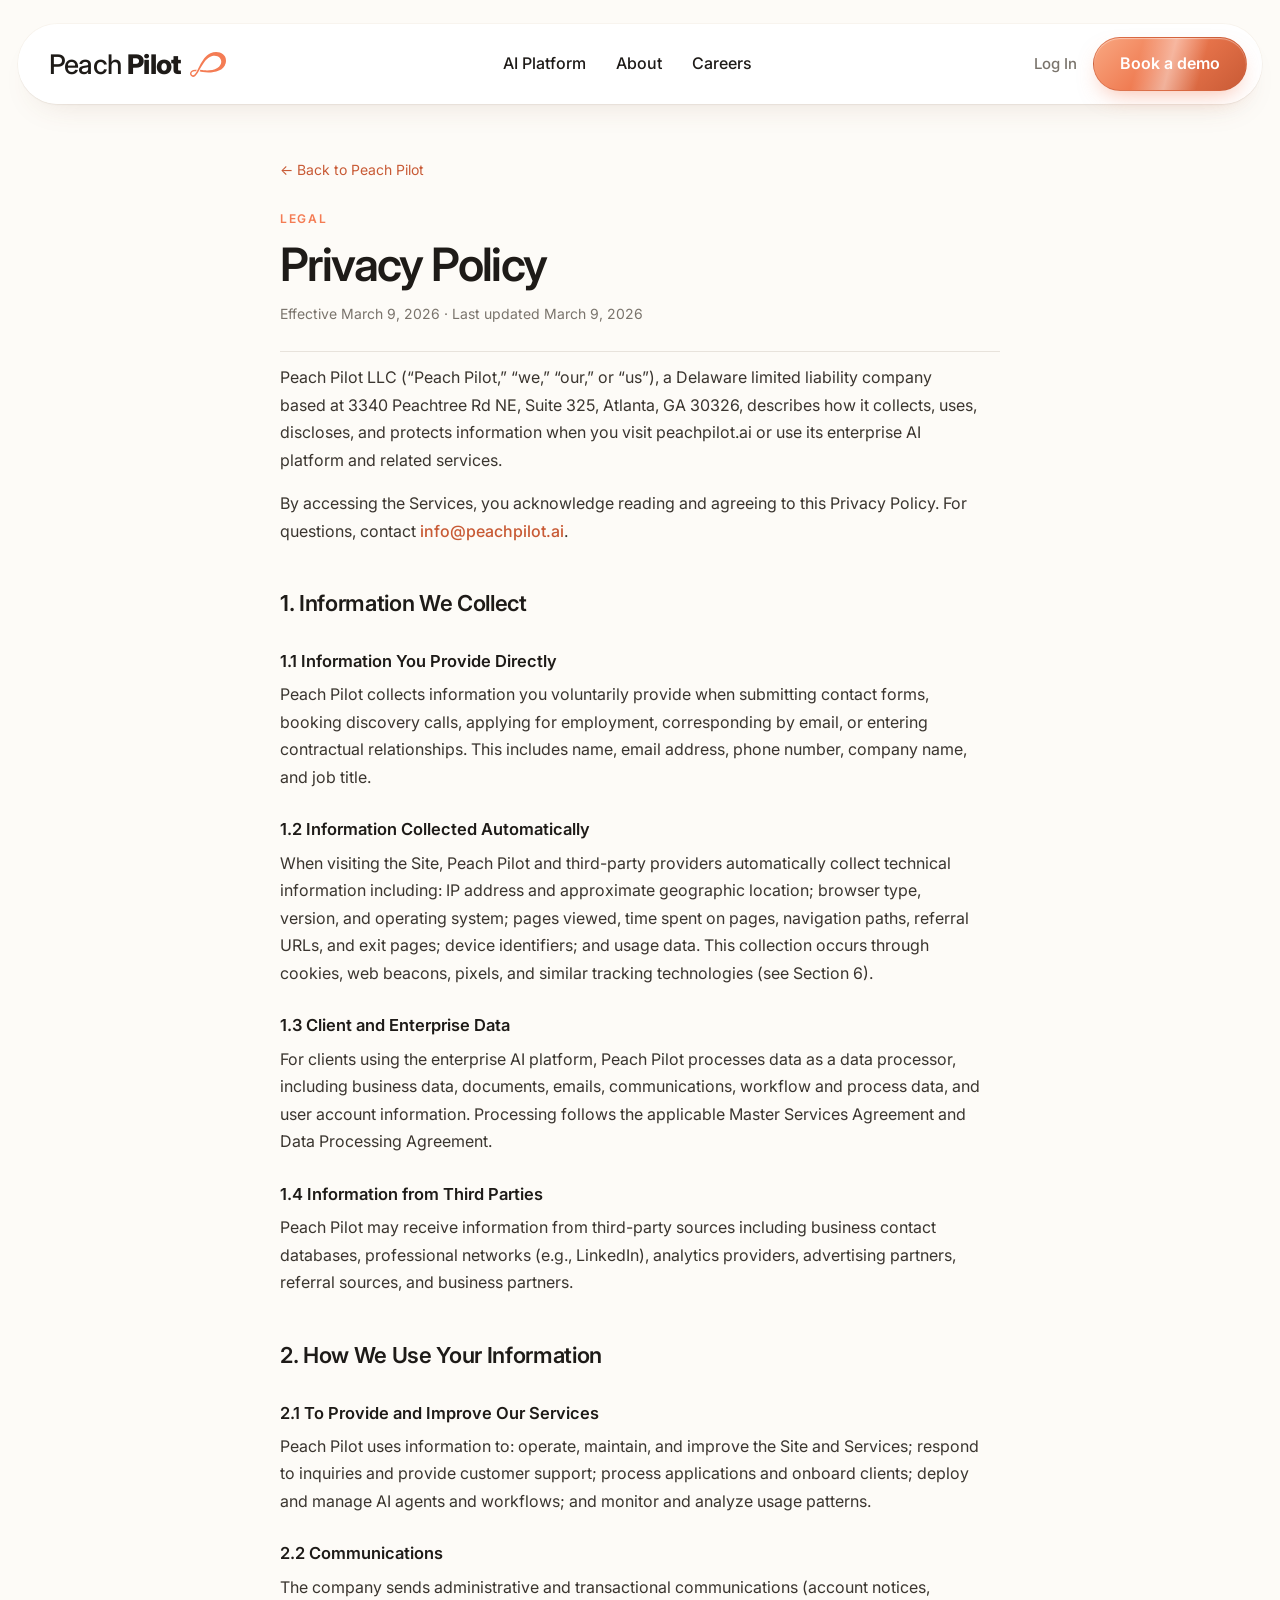
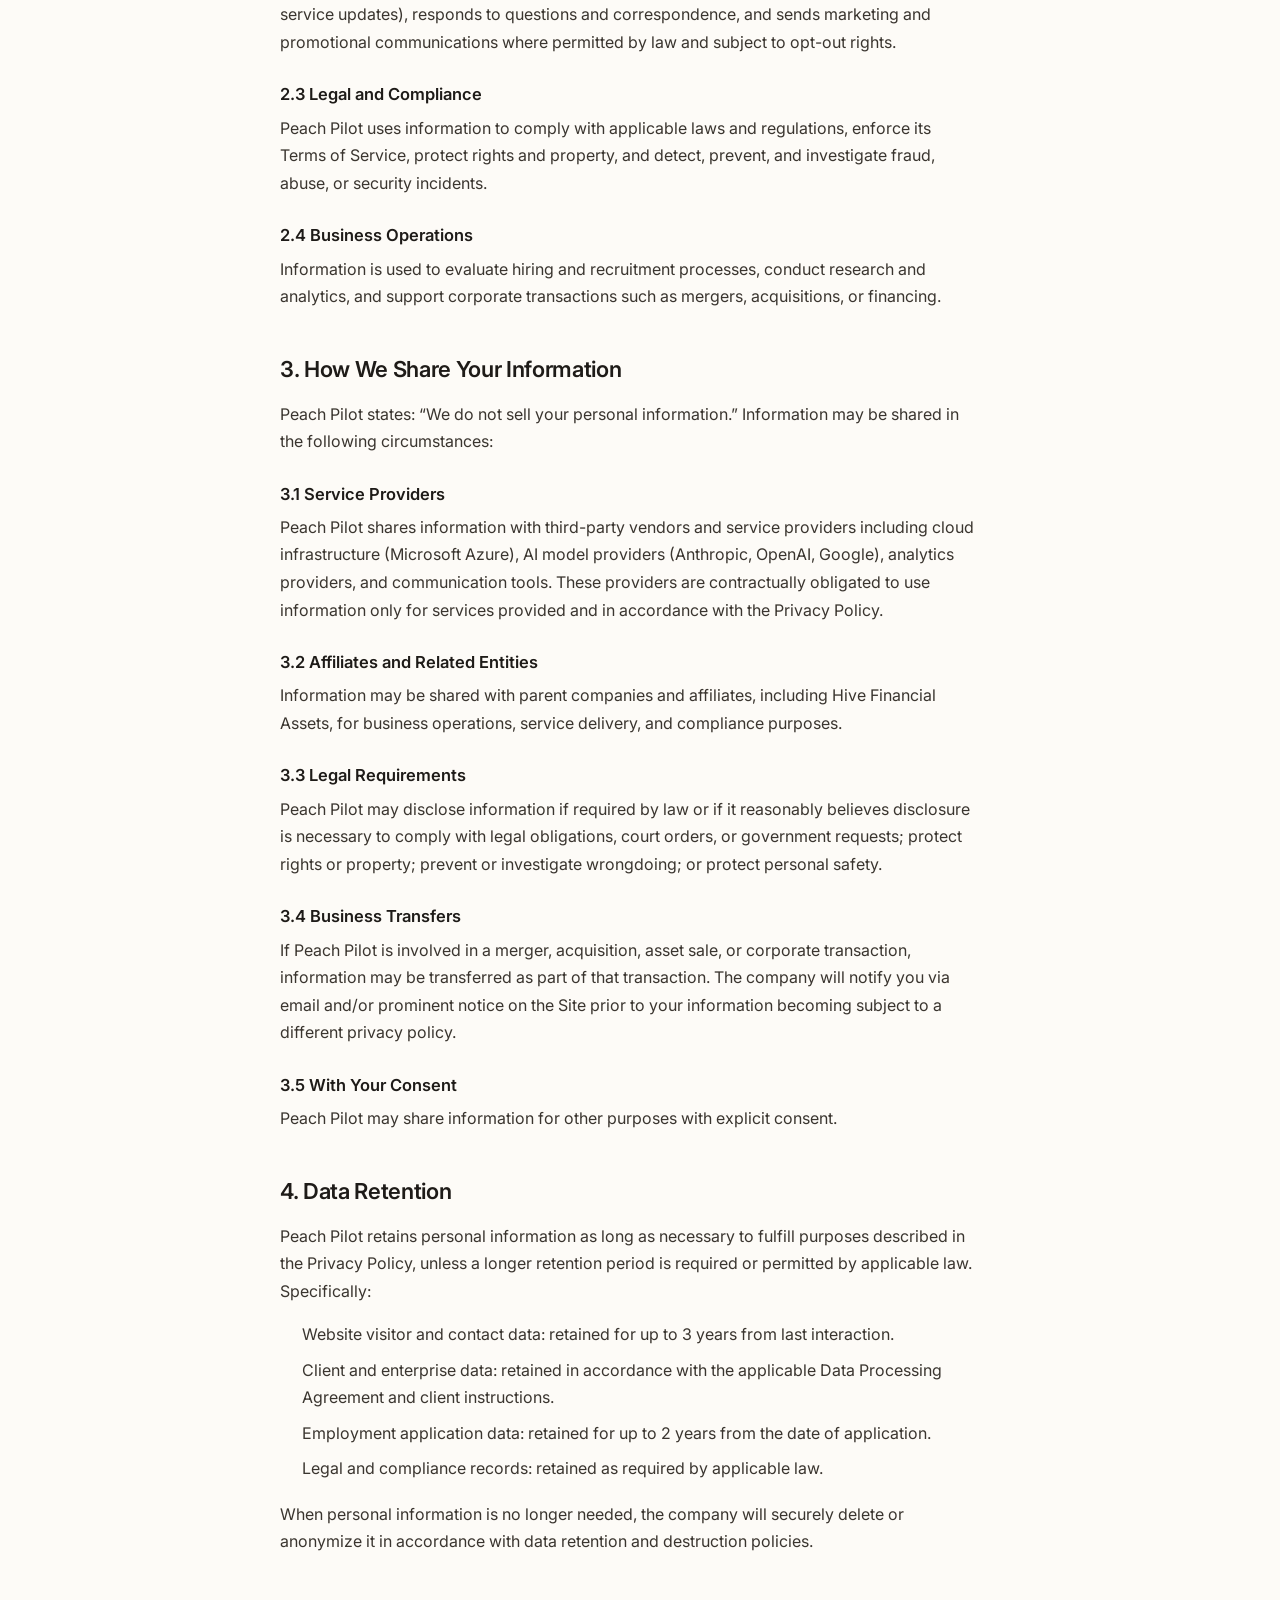
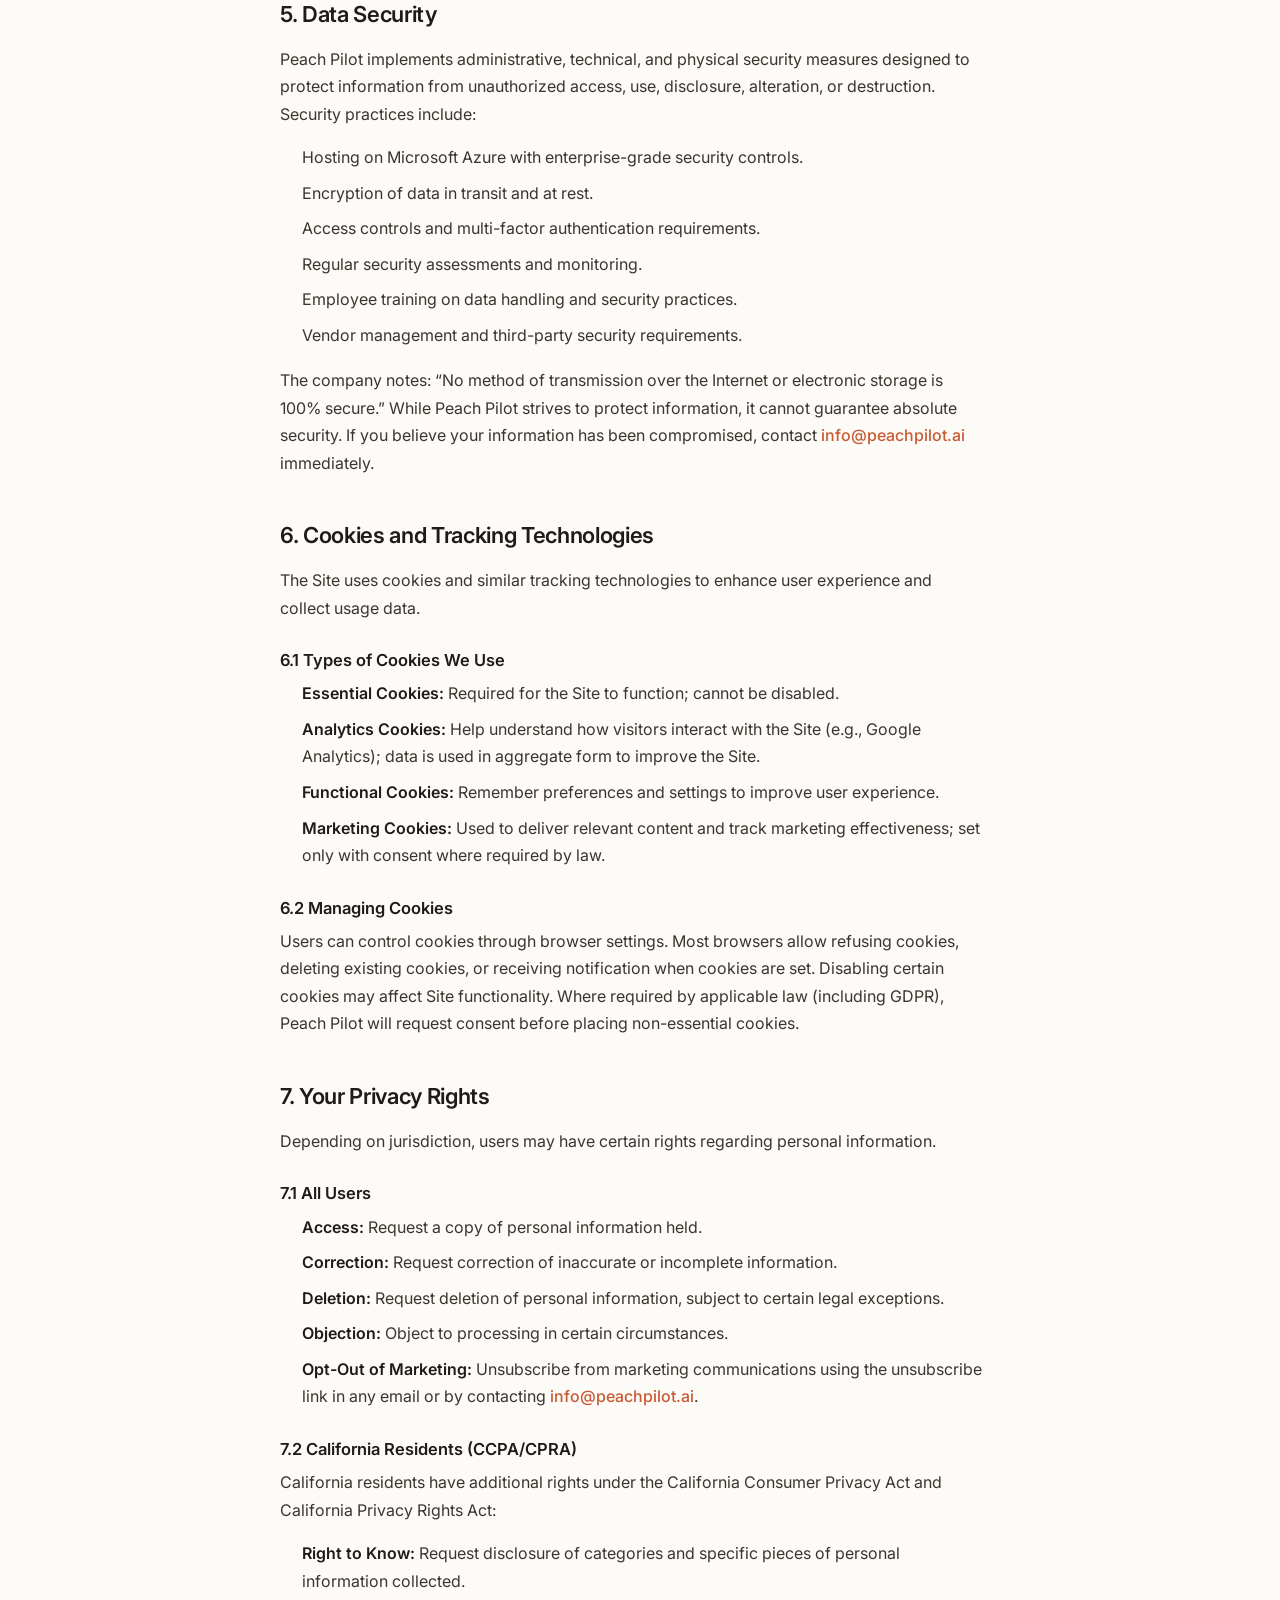
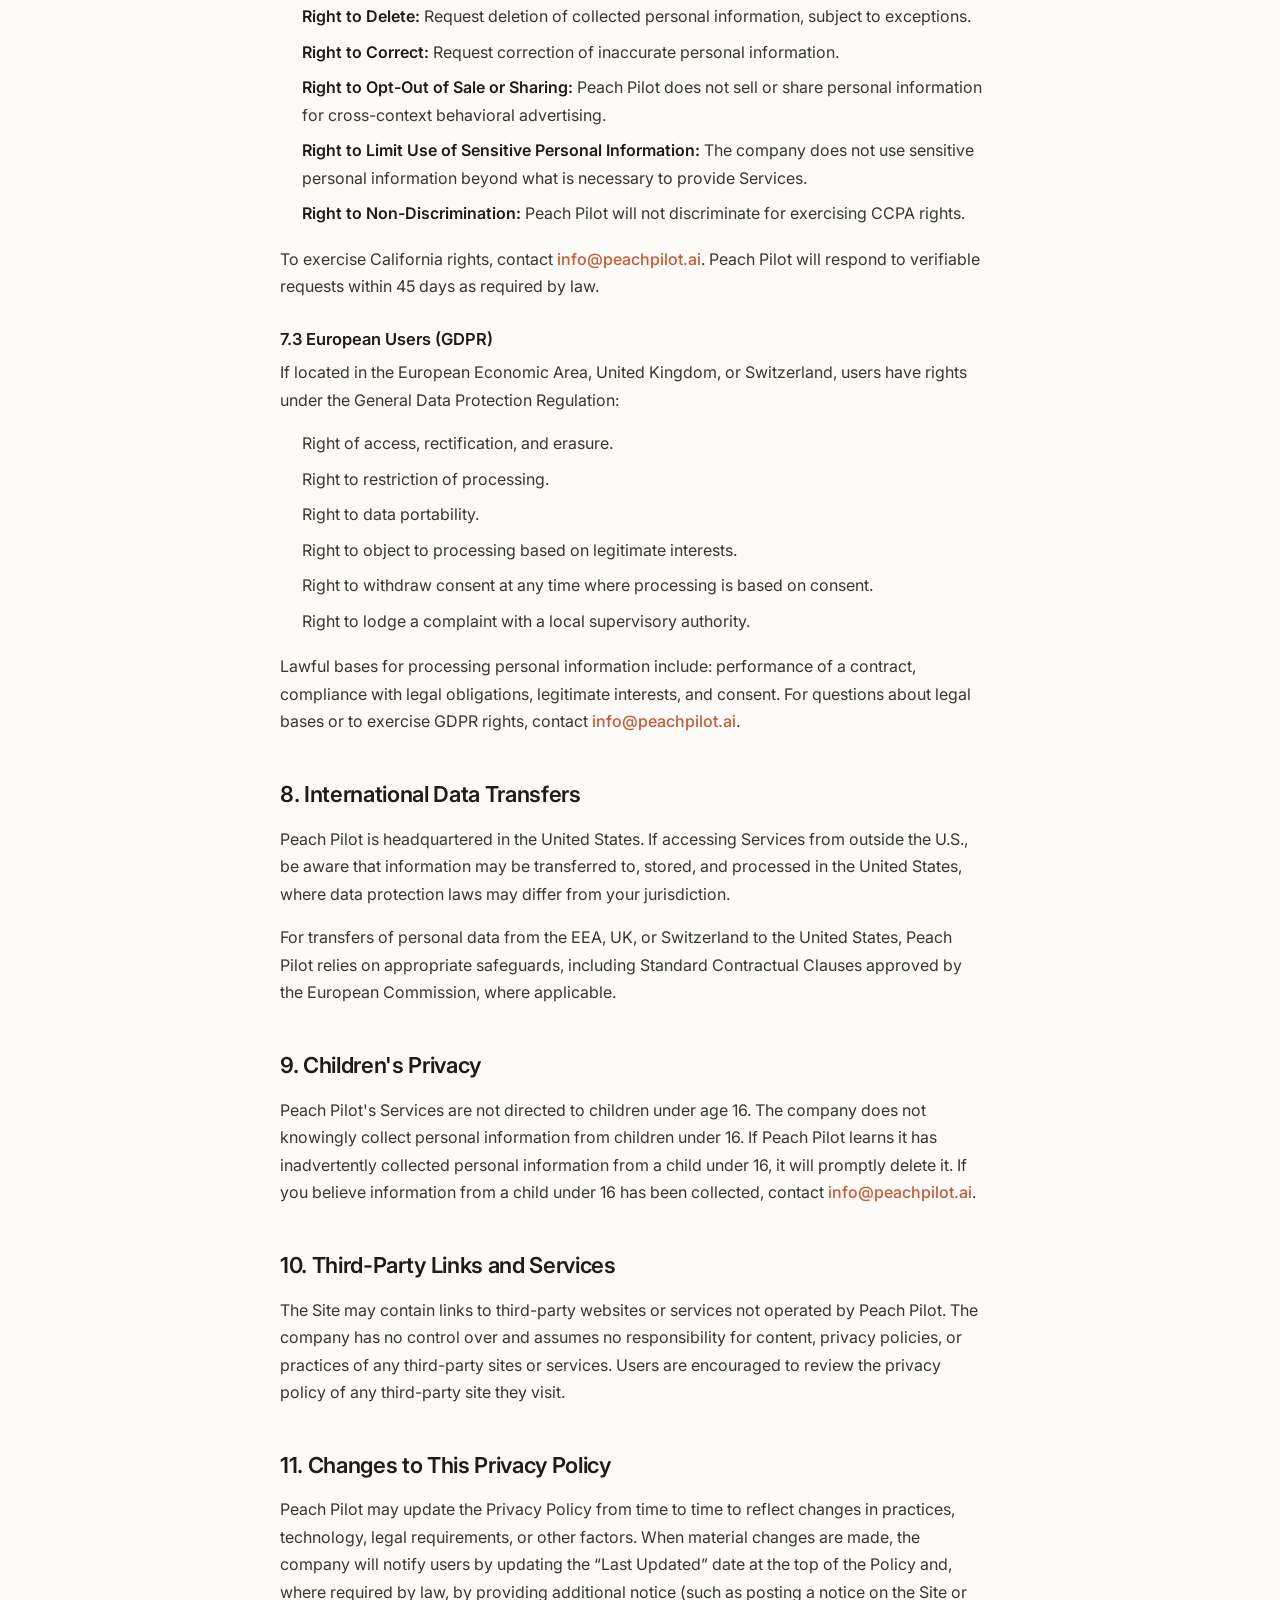
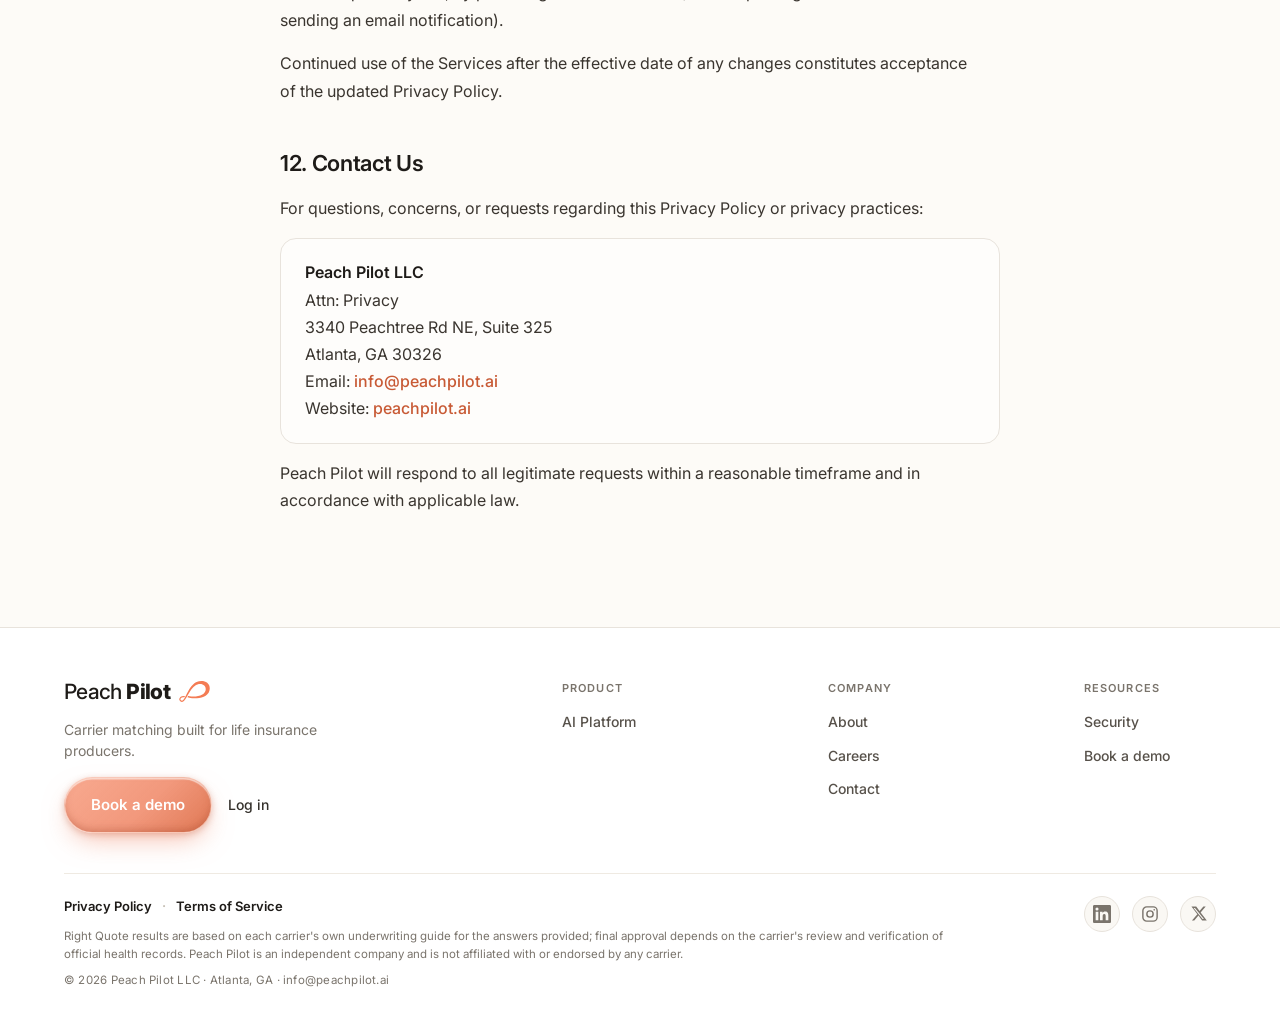
<file: privacy/index.html>
<!DOCTYPE html><html lang="en"><head><meta charset="utf-8"><meta name="viewport" content="width=device-width, initial-scale=1"><title>Privacy Policy | Peach Pilot</title><meta name="description" content="How Peach Pilot LLC collects, uses, discloses, and protects your information."><link rel="canonical" href="https://peachpilot.ai/privacy/"><meta name="robots" content="index,follow"><meta property="og:type" content="website"><meta property="og:url" content="https://peachpilot.ai/"><meta property="og:title" content="Privacy Policy | Peach Pilot"><meta property="og:description" content="How Peach Pilot LLC collects, uses, discloses, and protects your information."><meta property="og:image" content="https://peachpilot.ai/og.png"><meta name="twitter:card" content="summary_large_image"><link rel="icon" href="/favicon.svg"><link rel="apple-touch-icon" href="/favicon.svg"><link rel="preconnect" href="https://fonts.googleapis.com"><link rel="preconnect" href="https://fonts.gstatic.com" crossorigin><link rel="preconnect" href="https://api.fontshare.com" crossorigin><link href="https://fonts.googleapis.com/css2?family=Inter:wght@300;400;500;600;700;800&family=Sora:wght@400;500;600;700;800&family=Hanken+Grotesk:wght@400;500;600;700;800&family=JetBrains+Mono:wght@500;600&display=swap" rel="stylesheet"><link href="https://api.fontshare.com/v2/css?f[]=satoshi@400,500,700&display=swap" rel="stylesheet"><script type="application/ld+json">{"@context":"https://schema.org","@graph":[{"@type":"Organization","name":"Peach Pilot","url":"https://peachpilot.ai/","logo":"https://peachpilot.ai/appicon.svg","address":{"@type":"PostalAddress","addressLocality":"Atlanta","addressRegion":"GA"}},{"@type":"WebSite","name":"Peach Pilot","url":"https://peachpilot.ai/"},{"@type":"SoftwareApplication","name":"Right Quote","applicationCategory":"BusinessApplication","operatingSystem":"Web","description":"Carrier matching for life insurance producers."}]}</script><link rel="stylesheet" href="/_astro/Layout.C-M6zePI.css"><style>.pp-snav[data-astro-cid-wpvy4v7s] a[data-astro-cid-wpvy4v7s]{color:inherit;text-decoration:none}.pp-snav[data-astro-cid-wpvy4v7s]>div[data-astro-cid-wpvy4v7s]{-webkit-backdrop-filter:none!important;background:#ffffffeb!important}.pp-snavlink[data-astro-cid-wpvy4v7s]:hover{color:#000}body.darkm .pp-snav[data-astro-cid-wpvy4v7s]>div[data-astro-cid-wpvy4v7s]{-webkit-backdrop-filter:blur(22px)saturate(1.5)!important;background:#181426b8!important;border-color:#ffffff2e!important;box-shadow:0 1px 2px #0000004d,0 18px 40px -24px #08061480!important}body.darkm .pp-snavlink[data-astro-cid-wpvy4v7s]{color:#ede6f5!important}body.darkm .pp-snavlink[data-astro-cid-wpvy4v7s]:hover{color:#fff}body.darkm .pp-snav[data-astro-cid-wpvy4v7s] span[data-astro-cid-wpvy4v7s]{color:#fff9f4!important}.pp-snav-cta[data-astro-cid-wpvy4v7s]{transition:transform .3s cubic-bezier(.16,1,.3,1),box-shadow .3s}.pp-snav-cta[data-astro-cid-wpvy4v7s]:hover{transform:translateY(-1px);box-shadow:inset 0 1px 1px #ffffff73,0 14px 26px -8px #f47c5499}.pp-snav-sweep[data-astro-cid-wpvy4v7s]{background:linear-gradient(105deg,#0000 30%,#ffffff73 50%,#0000 70%);animation:6s ease-in-out 2s infinite ppSweep;position:absolute;inset:0}@media (prefers-reduced-motion:reduce){.pp-snav-sweep[data-astro-cid-wpvy4v7s]{animation:none}.pp-snav-cta[data-astro-cid-wpvy4v7s]{transition:none}}@keyframes ppWaveA{0%,to{opacity:.85;transform:translate(-50%,-50%)scale(1)}50%{opacity:.7;transform:translate(-52%,-48%)scale(1.08)}}@keyframes ppSweep{0%{transform:translate(-120%)}60%,to{transform:translate(120%)}}@media (prefers-reduced-motion:reduce){[style*=ppWaveA]{animation:none!important}}
</style><link rel="stylesheet" href="/_astro/Footer.BHwws_te.css"><style>.legal[data-astro-cid-u6ohjolg]{color:#1e1b18;max-width:768px;margin:0 auto;padding:52px 24px 96px;font-family:Inter,sans-serif}.legal-back[data-astro-cid-u6ohjolg]{margin:0 0 26px}.legal-back[data-astro-cid-u6ohjolg] a[data-astro-cid-u6ohjolg]{color:#c85a35;text-underline-offset:3px;font-size:14px}.legal-back[data-astro-cid-u6ohjolg] a[data-astro-cid-u6ohjolg]:hover{text-decoration:underline}.legal-head[data-astro-cid-u6ohjolg]{border-bottom:1px solid #e8e3dc;padding-bottom:26px}.legal-eyebrow[data-astro-cid-u6ohjolg]{text-transform:uppercase;letter-spacing:.14em;color:#f47c54;margin:0 0 12px;font-family:Satoshi,Inter,sans-serif;font-size:12px;font-weight:600}.legal-head[data-astro-cid-u6ohjolg] h1[data-astro-cid-u6ohjolg]{letter-spacing:-.035em;margin:0;font-size:clamp(32px,5vw,46px);font-weight:600;line-height:1.05}.legal-dates[data-astro-cid-u6ohjolg]{color:#7a746c;margin:14px 0 0;font-size:14px}.legal-body[data-astro-cid-u6ohjolg]{color:#3a352f;margin-top:12px;font-size:16px;line-height:1.72}.legal-body[data-astro-cid-u6ohjolg] h2[data-astro-cid-u6ohjolg]{letter-spacing:-.015em;color:#1e1b18;margin:40px 0 12px;font-size:22px;font-weight:600}.legal-body[data-astro-cid-u6ohjolg] h3[data-astro-cid-u6ohjolg]{color:#1e1b18;margin:24px 0 6px;font-size:16.5px;font-weight:600}.legal-body[data-astro-cid-u6ohjolg] p[data-astro-cid-u6ohjolg]{max-width:70ch;margin:0 0 16px}.legal-body[data-astro-cid-u6ohjolg] ul[data-astro-cid-u6ohjolg]{margin:0 0 18px;padding-left:22px}.legal-body[data-astro-cid-u6ohjolg] li[data-astro-cid-u6ohjolg]{max-width:68ch;margin:0 0 8px}.legal-body[data-astro-cid-u6ohjolg] strong[data-astro-cid-u6ohjolg]{color:#1e1b18;font-weight:600}.legal-body[data-astro-cid-u6ohjolg] a[data-astro-cid-u6ohjolg]{color:#c85a35;text-underline-offset:3px;font-weight:500}.legal-body[data-astro-cid-u6ohjolg] a[data-astro-cid-u6ohjolg]:hover{text-decoration:underline}.legal-contact[data-astro-cid-u6ohjolg]{background:#fff9;border:1px solid #e8e3dc;border-radius:16px;margin:0 0 16px;padding:20px 24px;line-height:1.7}
</style></head><body><svg width="0" height="0" style="position:absolute" aria-hidden="true" focusable="false"><filter id="ppliquid" x="-20%" y="-20%" width="140%" height="140%" color-interpolation-filters="sRGB"><feTurbulence type="fractalNoise" baseFrequency="0.009 0.013" numOctaves="2" seed="7" result="n"></feTurbulence><feGaussianBlur in="n" stdDeviation="1.1" result="ns"></feGaussianBlur><feDisplacementMap in="SourceGraphic" in2="ns" scale="13" xChannelSelector="R" yChannelSelector="G"></feDisplacementMap></filter></svg><nav class="pp-snav" aria-label="Primary" style="position:sticky;top:24px;z-index:60;margin:24px auto 0;max-width:1320px;padding:0 18px" data-astro-cid-wpvy4v7s><div style="display:grid;grid-template-columns:auto 1fr auto;gap:18px;align-items:center;height:80px;padding:0 14px 0 30px;border-radius:44px;background:rgba(255,255,255,.3);backdrop-filter:blur(26px) saturate(1.5) brightness(1.04);-webkit-backdrop-filter:blur(26px) saturate(1.5);border:1px solid rgba(255,255,255,.5);box-shadow:inset 1px 1px 0 rgba(255,255,255,.7), 0 0 0 1px rgba(120,72,46,.04), 0 1px 2px rgba(27,26,24,.04), 0 16px 34px -20px rgba(120,72,46,.18)" data-astro-cid-wpvy4v7s><a href="/" aria-label="Peach Pilot home" style="display:inline-flex;align-items:center;gap:9px;justify-self:start" data-astro-cid-wpvy4v7s><span style="font-family:'Inter',sans-serif;font-size:27px;letter-spacing:-.03em;color:#1e1b18;line-height:1;white-space:nowrap" data-astro-cid-wpvy4v7s><span style="font-weight:500" data-astro-cid-wpvy4v7s>Peach </span><span style="font-weight:800" data-astro-cid-wpvy4v7s>Pilot</span></span><svg viewBox="0 0 600 413.08" width="36" height="25" style="display:block;flex-shrink:0" aria-hidden="true" data-astro-cid-wpvy4v7s><path fill="#F47C54" d="M174.07,294.99s176.19,35.84,280.73-29.65c124.71-78.12,62.02-241.46-96.02-196.51C185.53,118.12,130.18,489.05,19.87,399.07c-46.65-38.04-9.48-119.44,93.84-104.67l-14.21,25.8s-27.04-1.83-45.09,3.57c-28.86,8.63-40.71,36.25-21.94,54.51C113.98,448.23,156.6,104.5,340.26,20.76c126.97-57.89,292.22,7.85,254.18,165.51-46.97,194.66-382.01,158.55-433.44,133.95l13.07-25.22Z" data-astro-cid-wpvy4v7s></path></svg></a><div style="display:flex;gap:30px;justify-self:center;flex-wrap:wrap;justify-content:center" data-astro-cid-wpvy4v7s><a class="pp-snavlink" href="/platform" style="font-size:16px;color:#1e1b18;font-weight:500;white-space:nowrap" data-astro-cid-wpvy4v7s>AI Platform</a><a class="pp-snavlink" href="/about" style="font-size:16px;color:#1e1b18;font-weight:500;white-space:nowrap" data-astro-cid-wpvy4v7s>About</a><a class="pp-snavlink" href="/careers" style="font-size:16px;color:#1e1b18;font-weight:500;white-space:nowrap" data-astro-cid-wpvy4v7s>Careers</a></div><div style="justify-self:end;display:flex;align-items:center" data-astro-cid-wpvy4v7s><a class="pp-snavlink" href="/login" style="font-size:15px;color:#7a746c;font-weight:500;white-space:nowrap;margin:0 16px 0 6px" data-astro-cid-wpvy4v7s>Log In</a><a href="/book-a-session" class="pp-snav-cta" style="position:relative;overflow:hidden;display:inline-flex;align-items:center;gap:8px;font-size:16px;font-weight:600;color:#fff;white-space:nowrap;padding:13px 26px;border-radius:999px;background:linear-gradient(135deg,#f9a882 0%,#EF7A50 45%,#c85a35 100%);border:1px solid rgba(200,90,53,.55);box-shadow:inset 0 1px 1px rgba(255,255,255,.45), 0 10px 22px -8px rgba(244,124,84,.5)" data-astro-cid-wpvy4v7s><span aria-hidden="true" class="pp-snav-sweep" data-astro-cid-wpvy4v7s></span>Book a demo</a></div></div></nav><main class="legal" data-astro-cid-u6ohjolg><p class="legal-back" data-astro-cid-u6ohjolg><a href="/" data-astro-cid-u6ohjolg>&#8592; Back to Peach Pilot</a></p><header class="legal-head" data-astro-cid-u6ohjolg><p class="legal-eyebrow" data-astro-cid-u6ohjolg>Legal</p><h1 data-astro-cid-u6ohjolg>Privacy Policy</h1><p class="legal-dates" data-astro-cid-u6ohjolg>Effective March 9, 2026 &middot; Last updated March 9, 2026</p></header><div class="legal-body" data-astro-cid-u6ohjolg><p data-astro-cid-u6ohjolg>Peach Pilot LLC (&ldquo;Peach Pilot,&rdquo; &ldquo;we,&rdquo; &ldquo;our,&rdquo; or &ldquo;us&rdquo;), a Delaware limited liability company based at 3340 Peachtree Rd NE, Suite 325, Atlanta, GA 30326, describes how it collects, uses, discloses, and protects information when you visit peachpilot.ai or use its enterprise AI platform and related services.</p><p data-astro-cid-u6ohjolg>By accessing the Services, you acknowledge reading and agreeing to this Privacy Policy. For questions, contact <a href="mailto:info@peachpilot.ai" data-astro-cid-u6ohjolg>info@peachpilot.ai</a>.</p><h2 data-astro-cid-u6ohjolg>1. Information We Collect</h2><h3 data-astro-cid-u6ohjolg>1.1 Information You Provide Directly</h3><p data-astro-cid-u6ohjolg>Peach Pilot collects information you voluntarily provide when submitting contact forms, booking discovery calls, applying for employment, corresponding by email, or entering contractual relationships. This includes name, email address, phone number, company name, and job title.</p><h3 data-astro-cid-u6ohjolg>1.2 Information Collected Automatically</h3><p data-astro-cid-u6ohjolg>When visiting the Site, Peach Pilot and third-party providers automatically collect technical information including: IP address and approximate geographic location; browser type, version, and operating system; pages viewed, time spent on pages, navigation paths, referral URLs, and exit pages; device identifiers; and usage data. This collection occurs through cookies, web beacons, pixels, and similar tracking technologies (see Section 6).</p><h3 data-astro-cid-u6ohjolg>1.3 Client and Enterprise Data</h3><p data-astro-cid-u6ohjolg>For clients using the enterprise AI platform, Peach Pilot processes data as a data processor, including business data, documents, emails, communications, workflow and process data, and user account information. Processing follows the applicable Master Services Agreement and Data Processing Agreement.</p><h3 data-astro-cid-u6ohjolg>1.4 Information from Third Parties</h3><p data-astro-cid-u6ohjolg>Peach Pilot may receive information from third-party sources including business contact databases, professional networks (e.g., LinkedIn), analytics providers, advertising partners, referral sources, and business partners.</p><h2 data-astro-cid-u6ohjolg>2. How We Use Your Information</h2><h3 data-astro-cid-u6ohjolg>2.1 To Provide and Improve Our Services</h3><p data-astro-cid-u6ohjolg>Peach Pilot uses information to: operate, maintain, and improve the Site and Services; respond to inquiries and provide customer support; process applications and onboard clients; deploy and manage AI agents and workflows; and monitor and analyze usage patterns.</p><h3 data-astro-cid-u6ohjolg>2.2 Communications</h3><p data-astro-cid-u6ohjolg>The company sends administrative and transactional communications (account notices, service updates), responds to questions and correspondence, and sends marketing and promotional communications where permitted by law and subject to opt-out rights.</p><h3 data-astro-cid-u6ohjolg>2.3 Legal and Compliance</h3><p data-astro-cid-u6ohjolg>Peach Pilot uses information to comply with applicable laws and regulations, enforce its Terms of Service, protect rights and property, and detect, prevent, and investigate fraud, abuse, or security incidents.</p><h3 data-astro-cid-u6ohjolg>2.4 Business Operations</h3><p data-astro-cid-u6ohjolg>Information is used to evaluate hiring and recruitment processes, conduct research and analytics, and support corporate transactions such as mergers, acquisitions, or financing.</p><h2 data-astro-cid-u6ohjolg>3. How We Share Your Information</h2><p data-astro-cid-u6ohjolg>Peach Pilot states: &ldquo;We do not sell your personal information.&rdquo; Information may be shared in the following circumstances:</p><h3 data-astro-cid-u6ohjolg>3.1 Service Providers</h3><p data-astro-cid-u6ohjolg>Peach Pilot shares information with third-party vendors and service providers including cloud infrastructure (Microsoft Azure), AI model providers (Anthropic, OpenAI, Google), analytics providers, and communication tools. These providers are contractually obligated to use information only for services provided and in accordance with the Privacy Policy.</p><h3 data-astro-cid-u6ohjolg>3.2 Affiliates and Related Entities</h3><p data-astro-cid-u6ohjolg>Information may be shared with parent companies and affiliates, including Hive Financial Assets, for business operations, service delivery, and compliance purposes.</p><h3 data-astro-cid-u6ohjolg>3.3 Legal Requirements</h3><p data-astro-cid-u6ohjolg>Peach Pilot may disclose information if required by law or if it reasonably believes disclosure is necessary to comply with legal obligations, court orders, or government requests; protect rights or property; prevent or investigate wrongdoing; or protect personal safety.</p><h3 data-astro-cid-u6ohjolg>3.4 Business Transfers</h3><p data-astro-cid-u6ohjolg>If Peach Pilot is involved in a merger, acquisition, asset sale, or corporate transaction, information may be transferred as part of that transaction. The company will notify you via email and/or prominent notice on the Site prior to your information becoming subject to a different privacy policy.</p><h3 data-astro-cid-u6ohjolg>3.5 With Your Consent</h3><p data-astro-cid-u6ohjolg>Peach Pilot may share information for other purposes with explicit consent.</p><h2 data-astro-cid-u6ohjolg>4. Data Retention</h2><p data-astro-cid-u6ohjolg>Peach Pilot retains personal information as long as necessary to fulfill purposes described in the Privacy Policy, unless a longer retention period is required or permitted by applicable law. Specifically:</p><ul data-astro-cid-u6ohjolg><li data-astro-cid-u6ohjolg>Website visitor and contact data: retained for up to 3 years from last interaction.</li><li data-astro-cid-u6ohjolg>Client and enterprise data: retained in accordance with the applicable Data Processing Agreement and client instructions.</li><li data-astro-cid-u6ohjolg>Employment application data: retained for up to 2 years from the date of application.</li><li data-astro-cid-u6ohjolg>Legal and compliance records: retained as required by applicable law.</li></ul><p data-astro-cid-u6ohjolg>When personal information is no longer needed, the company will securely delete or anonymize it in accordance with data retention and destruction policies.</p><h2 data-astro-cid-u6ohjolg>5. Data Security</h2><p data-astro-cid-u6ohjolg>Peach Pilot implements administrative, technical, and physical security measures designed to protect information from unauthorized access, use, disclosure, alteration, or destruction. Security practices include:</p><ul data-astro-cid-u6ohjolg><li data-astro-cid-u6ohjolg>Hosting on Microsoft Azure with enterprise-grade security controls.</li><li data-astro-cid-u6ohjolg>Encryption of data in transit and at rest.</li><li data-astro-cid-u6ohjolg>Access controls and multi-factor authentication requirements.</li><li data-astro-cid-u6ohjolg>Regular security assessments and monitoring.</li><li data-astro-cid-u6ohjolg>Employee training on data handling and security practices.</li><li data-astro-cid-u6ohjolg>Vendor management and third-party security requirements.</li></ul><p data-astro-cid-u6ohjolg>The company notes: &ldquo;No method of transmission over the Internet or electronic storage is 100% secure.&rdquo; While Peach Pilot strives to protect information, it cannot guarantee absolute security. If you believe your information has been compromised, contact <a href="mailto:info@peachpilot.ai" data-astro-cid-u6ohjolg>info@peachpilot.ai</a> immediately.</p><h2 data-astro-cid-u6ohjolg>6. Cookies and Tracking Technologies</h2><p data-astro-cid-u6ohjolg>The Site uses cookies and similar tracking technologies to enhance user experience and collect usage data.</p><h3 data-astro-cid-u6ohjolg>6.1 Types of Cookies We Use</h3><ul data-astro-cid-u6ohjolg><li data-astro-cid-u6ohjolg><strong data-astro-cid-u6ohjolg>Essential Cookies:</strong> Required for the Site to function; cannot be disabled.</li><li data-astro-cid-u6ohjolg><strong data-astro-cid-u6ohjolg>Analytics Cookies:</strong> Help understand how visitors interact with the Site (e.g., Google Analytics); data is used in aggregate form to improve the Site.</li><li data-astro-cid-u6ohjolg><strong data-astro-cid-u6ohjolg>Functional Cookies:</strong> Remember preferences and settings to improve user experience.</li><li data-astro-cid-u6ohjolg><strong data-astro-cid-u6ohjolg>Marketing Cookies:</strong> Used to deliver relevant content and track marketing effectiveness; set only with consent where required by law.</li></ul><h3 data-astro-cid-u6ohjolg>6.2 Managing Cookies</h3><p data-astro-cid-u6ohjolg>Users can control cookies through browser settings. Most browsers allow refusing cookies, deleting existing cookies, or receiving notification when cookies are set. Disabling certain cookies may affect Site functionality. Where required by applicable law (including GDPR), Peach Pilot will request consent before placing non-essential cookies.</p><h2 data-astro-cid-u6ohjolg>7. Your Privacy Rights</h2><p data-astro-cid-u6ohjolg>Depending on jurisdiction, users may have certain rights regarding personal information.</p><h3 data-astro-cid-u6ohjolg>7.1 All Users</h3><ul data-astro-cid-u6ohjolg><li data-astro-cid-u6ohjolg><strong data-astro-cid-u6ohjolg>Access:</strong> Request a copy of personal information held.</li><li data-astro-cid-u6ohjolg><strong data-astro-cid-u6ohjolg>Correction:</strong> Request correction of inaccurate or incomplete information.</li><li data-astro-cid-u6ohjolg><strong data-astro-cid-u6ohjolg>Deletion:</strong> Request deletion of personal information, subject to certain legal exceptions.</li><li data-astro-cid-u6ohjolg><strong data-astro-cid-u6ohjolg>Objection:</strong> Object to processing in certain circumstances.</li><li data-astro-cid-u6ohjolg><strong data-astro-cid-u6ohjolg>Opt-Out of Marketing:</strong> Unsubscribe from marketing communications using the unsubscribe link in any email or by contacting <a href="mailto:info@peachpilot.ai" data-astro-cid-u6ohjolg>info@peachpilot.ai</a>.</li></ul><h3 data-astro-cid-u6ohjolg>7.2 California Residents (CCPA/CPRA)</h3><p data-astro-cid-u6ohjolg>California residents have additional rights under the California Consumer Privacy Act and California Privacy Rights Act:</p><ul data-astro-cid-u6ohjolg><li data-astro-cid-u6ohjolg><strong data-astro-cid-u6ohjolg>Right to Know:</strong> Request disclosure of categories and specific pieces of personal information collected.</li><li data-astro-cid-u6ohjolg><strong data-astro-cid-u6ohjolg>Right to Delete:</strong> Request deletion of collected personal information, subject to exceptions.</li><li data-astro-cid-u6ohjolg><strong data-astro-cid-u6ohjolg>Right to Correct:</strong> Request correction of inaccurate personal information.</li><li data-astro-cid-u6ohjolg><strong data-astro-cid-u6ohjolg>Right to Opt-Out of Sale or Sharing:</strong> Peach Pilot does not sell or share personal information for cross-context behavioral advertising.</li><li data-astro-cid-u6ohjolg><strong data-astro-cid-u6ohjolg>Right to Limit Use of Sensitive Personal Information:</strong> The company does not use sensitive personal information beyond what is necessary to provide Services.</li><li data-astro-cid-u6ohjolg><strong data-astro-cid-u6ohjolg>Right to Non-Discrimination:</strong> Peach Pilot will not discriminate for exercising CCPA rights.</li></ul><p data-astro-cid-u6ohjolg>To exercise California rights, contact <a href="mailto:info@peachpilot.ai" data-astro-cid-u6ohjolg>info@peachpilot.ai</a>. Peach Pilot will respond to verifiable requests within 45 days as required by law.</p><h3 data-astro-cid-u6ohjolg>7.3 European Users (GDPR)</h3><p data-astro-cid-u6ohjolg>If located in the European Economic Area, United Kingdom, or Switzerland, users have rights under the General Data Protection Regulation:</p><ul data-astro-cid-u6ohjolg><li data-astro-cid-u6ohjolg>Right of access, rectification, and erasure.</li><li data-astro-cid-u6ohjolg>Right to restriction of processing.</li><li data-astro-cid-u6ohjolg>Right to data portability.</li><li data-astro-cid-u6ohjolg>Right to object to processing based on legitimate interests.</li><li data-astro-cid-u6ohjolg>Right to withdraw consent at any time where processing is based on consent.</li><li data-astro-cid-u6ohjolg>Right to lodge a complaint with a local supervisory authority.</li></ul><p data-astro-cid-u6ohjolg>Lawful bases for processing personal information include: performance of a contract, compliance with legal obligations, legitimate interests, and consent. For questions about legal bases or to exercise GDPR rights, contact <a href="mailto:info@peachpilot.ai" data-astro-cid-u6ohjolg>info@peachpilot.ai</a>.</p><h2 data-astro-cid-u6ohjolg>8. International Data Transfers</h2><p data-astro-cid-u6ohjolg>Peach Pilot is headquartered in the United States. If accessing Services from outside the U.S., be aware that information may be transferred to, stored, and processed in the United States, where data protection laws may differ from your jurisdiction.</p><p data-astro-cid-u6ohjolg>For transfers of personal data from the EEA, UK, or Switzerland to the United States, Peach Pilot relies on appropriate safeguards, including Standard Contractual Clauses approved by the European Commission, where applicable.</p><h2 data-astro-cid-u6ohjolg>9. Children's Privacy</h2><p data-astro-cid-u6ohjolg>Peach Pilot's Services are not directed to children under age 16. The company does not knowingly collect personal information from children under 16. If Peach Pilot learns it has inadvertently collected personal information from a child under 16, it will promptly delete it. If you believe information from a child under 16 has been collected, contact <a href="mailto:info@peachpilot.ai" data-astro-cid-u6ohjolg>info@peachpilot.ai</a>.</p><h2 data-astro-cid-u6ohjolg>10. Third-Party Links and Services</h2><p data-astro-cid-u6ohjolg>The Site may contain links to third-party websites or services not operated by Peach Pilot. The company has no control over and assumes no responsibility for content, privacy policies, or practices of any third-party sites or services. Users are encouraged to review the privacy policy of any third-party site they visit.</p><h2 data-astro-cid-u6ohjolg>11. Changes to This Privacy Policy</h2><p data-astro-cid-u6ohjolg>Peach Pilot may update the Privacy Policy from time to time to reflect changes in practices, technology, legal requirements, or other factors. When material changes are made, the company will notify users by updating the &ldquo;Last Updated&rdquo; date at the top of the Policy and, where required by law, by providing additional notice (such as posting a notice on the Site or sending an email notification).</p><p data-astro-cid-u6ohjolg>Continued use of the Services after the effective date of any changes constitutes acceptance of the updated Privacy Policy.</p><h2 data-astro-cid-u6ohjolg>12. Contact Us</h2><p data-astro-cid-u6ohjolg>For questions, concerns, or requests regarding this Privacy Policy or privacy practices:</p><div class="legal-contact" data-astro-cid-u6ohjolg><p style="margin:0" data-astro-cid-u6ohjolg><strong data-astro-cid-u6ohjolg>Peach Pilot LLC</strong><br data-astro-cid-u6ohjolg>Attn: Privacy<br data-astro-cid-u6ohjolg>3340 Peachtree Rd NE, Suite 325<br data-astro-cid-u6ohjolg>Atlanta, GA 30326<br data-astro-cid-u6ohjolg>Email: <a href="mailto:info@peachpilot.ai" data-astro-cid-u6ohjolg>info@peachpilot.ai</a><br data-astro-cid-u6ohjolg>Website: <a href="/" data-astro-cid-u6ohjolg>peachpilot.ai</a></p></div><p data-astro-cid-u6ohjolg>Peach Pilot will respond to all legitimate requests within a reasonable timeframe and in accordance with applicable law.</p></div></main><footer class="pp-foot" aria-label="Site footer" data-astro-cid-jo6i4kqk><div class="pp-foot-inner" data-astro-cid-jo6i4kqk><div class="pp-foot-cols" data-astro-cid-jo6i4kqk><!-- 1. Brand + CTA --><div class="pp-foot-brand" data-astro-cid-jo6i4kqk><a href="/" class="pp-foot-logo" aria-label="Peach Pilot home" data-astro-cid-jo6i4kqk><span data-astro-cid-jo6i4kqk><span style="font-weight:500" data-astro-cid-jo6i4kqk>Peach </span><span style="font-weight:800" data-astro-cid-jo6i4kqk>Pilot</span></span><svg viewBox="0 0 600 413.08" width="31" height="21" style="flex-shrink:0" aria-hidden="true" data-astro-cid-jo6i4kqk><path fill="#F47C54" d="M174.07,294.99s176.19,35.84,280.73-29.65c124.71-78.12,62.02-241.46-96.02-196.51C185.53,118.12,130.18,489.05,19.87,399.07c-46.65-38.04-9.48-119.44,93.84-104.67l-14.21,25.8s-27.04-1.83-45.09,3.57c-28.86,8.63-40.71,36.25-21.94,54.51C113.98,448.23,156.6,104.5,340.26,20.76c126.97-57.89,292.22,7.85,254.18,165.51-46.97,194.66-382.01,158.55-433.44,133.95l13.07-25.22Z" data-astro-cid-jo6i4kqk></path></svg></a><p class="pp-foot-tag" data-astro-cid-jo6i4kqk>Carrier matching built for life insurance producers.</p><div class="pp-foot-ctas" data-astro-cid-jo6i4kqk><a href="/book-a-session" class="glass-btn glass-btn--peach" data-astro-cid-jo6i4kqk>Book a demo</a><a href="/login" class="pp-foot-login" data-login-placeholder data-astro-cid-jo6i4kqk>Log in</a></div></div><!-- 2. Product --><nav class="pp-foot-col" aria-label="Product" data-astro-cid-jo6i4kqk><h4 data-astro-cid-jo6i4kqk>Product</h4><a href="/platform" data-astro-cid-jo6i4kqk>AI Platform</a></nav><!-- 3. Company --><nav class="pp-foot-col" aria-label="Company" data-astro-cid-jo6i4kqk><h4 data-astro-cid-jo6i4kqk>Company</h4><a href="/about" data-astro-cid-jo6i4kqk>About</a><a href="/careers" data-astro-cid-jo6i4kqk>Careers</a><a href="/about#contact" data-astro-cid-jo6i4kqk>Contact</a></nav><!-- 4. Resources --><nav class="pp-foot-col" aria-label="Resources" data-astro-cid-jo6i4kqk><h4 data-astro-cid-jo6i4kqk>Resources</h4><a href="/security" data-astro-cid-jo6i4kqk>Security</a><a href="/book-a-session" data-astro-cid-jo6i4kqk>Book a demo</a></nav></div><div class="pp-foot-bar" data-astro-cid-jo6i4kqk><div class="pp-foot-bar-l" data-astro-cid-jo6i4kqk><div class="pp-foot-links" data-astro-cid-jo6i4kqk><a href="/privacy" data-astro-cid-jo6i4kqk>Privacy Policy</a><span aria-hidden="true" data-astro-cid-jo6i4kqk>·</span><a href="/terms" data-astro-cid-jo6i4kqk>Terms of Service</a></div><p class="pp-foot-disc" data-astro-cid-jo6i4kqk>Right Quote results are based on each carrier's own underwriting guide for the answers provided; final approval depends on the carrier's review and verification of official health records. Peach Pilot is an independent company and is not affiliated with or endorsed by any carrier.</p><p class="pp-foot-meta" data-astro-cid-jo6i4kqk>&copy; 2026 Peach Pilot LLC &middot; Atlanta, GA &middot; <a href="mailto:info@peachpilot.ai" data-astro-cid-jo6i4kqk>info@peachpilot.ai</a></p></div><div class="pp-foot-social" aria-label="Peach Pilot on social media" data-astro-cid-jo6i4kqk><a href="https://www.linkedin.com/company/112977717/" target="_blank" rel="noopener" aria-label="Peach Pilot on LinkedIn" data-astro-cid-jo6i4kqk><svg viewBox="0 0 24 24" width="18" height="18" aria-hidden="true" data-astro-cid-jo6i4kqk><path fill="currentColor" d="M20.45 20.45h-3.56v-5.57c0-1.33-.03-3.04-1.85-3.04-1.86 0-2.14 1.45-2.14 2.94v5.67H9.35V9h3.41v1.56h.05c.48-.9 1.64-1.85 3.37-1.85 3.6 0 4.27 2.37 4.27 5.46v6.28zM5.34 7.43a2.07 2.07 0 1 1 0-4.14 2.07 2.07 0 0 1 0 4.14zM7.12 20.45H3.55V9h3.57v11.45zM22.22 0H1.77C.8 0 0 .78 0 1.73v20.54C0 23.22.8 24 1.77 24h20.45c.98 0 1.78-.78 1.78-1.73V1.73C24 .78 23.2 0 22.22 0z" data-astro-cid-jo6i4kqk></path></svg></a><a href="https://www.instagram.com/peachpilot.ai/" target="_blank" rel="noopener" aria-label="Peach Pilot on Instagram" data-astro-cid-jo6i4kqk><svg viewBox="0 0 24 24" width="18" height="18" fill="none" stroke="currentColor" stroke-width="1.9" aria-hidden="true" data-astro-cid-jo6i4kqk><rect x="2.5" y="2.5" width="19" height="19" rx="5.2" data-astro-cid-jo6i4kqk></rect><circle cx="12" cy="12" r="4.2" data-astro-cid-jo6i4kqk></circle><circle cx="17.6" cy="6.4" r="1.1" fill="currentColor" stroke="none" data-astro-cid-jo6i4kqk></circle></svg></a><a href="https://x.com/peachpilotai" target="_blank" rel="noopener" aria-label="Peach Pilot on X" data-astro-cid-jo6i4kqk><svg viewBox="0 0 24 24" width="17" height="17" aria-hidden="true" data-astro-cid-jo6i4kqk><path fill="currentColor" d="M18.9 2.25h3.28l-7.17 8.19L23.7 21.75h-6.6l-5.17-6.76-5.92 6.76H2.72l7.67-8.76L2.02 2.25h6.77l4.67 6.18 5.44-6.18zm-1.15 17.52h1.82L7.02 4.13H5.06l12.69 15.64z" data-astro-cid-jo6i4kqk></path></svg></a></div></div></div></footer><script>
  /* Native scroll kept as the transport (robust on modest devices per the brand's own
     accessibility principle, and it lets every existing rAF scrub + observer keep firing).
     The "maximal" motion budget goes into section-level choreography, not a global
     scroll-hijack. This just wires the nav scroll-state. */
  (function(){
    var doc = document.documentElement;
    doc.classList.add('pp-js');
    var ticking = false;
    function onScrollState(){
      if (ticking) return;
      ticking = true;
      requestAnimationFrame(function(){
        doc.classList.toggle('pp-scrolled', window.scrollY > 40);
        ticking = false;
      });
    }
    window.addEventListener('scroll', onScrollState, { passive: true });
    onScrollState();
  })();
</script></body></html>
</file>
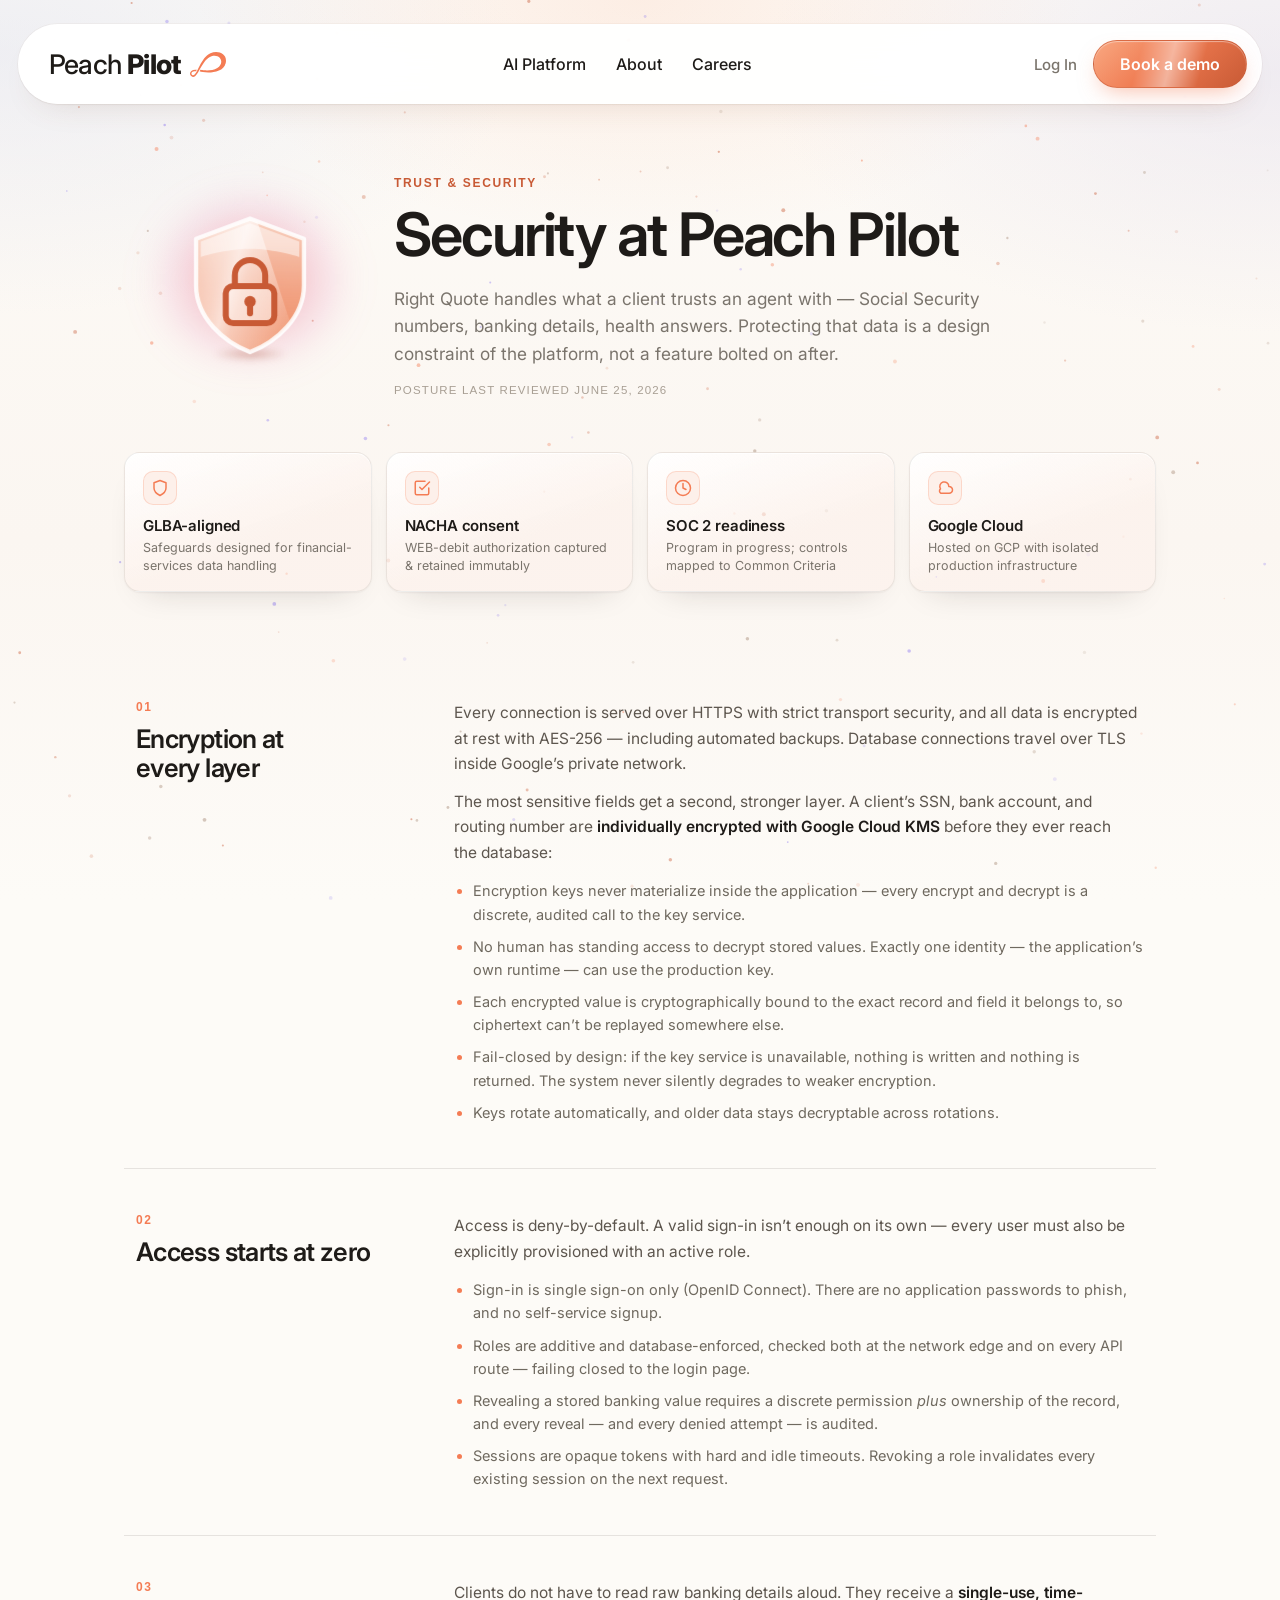
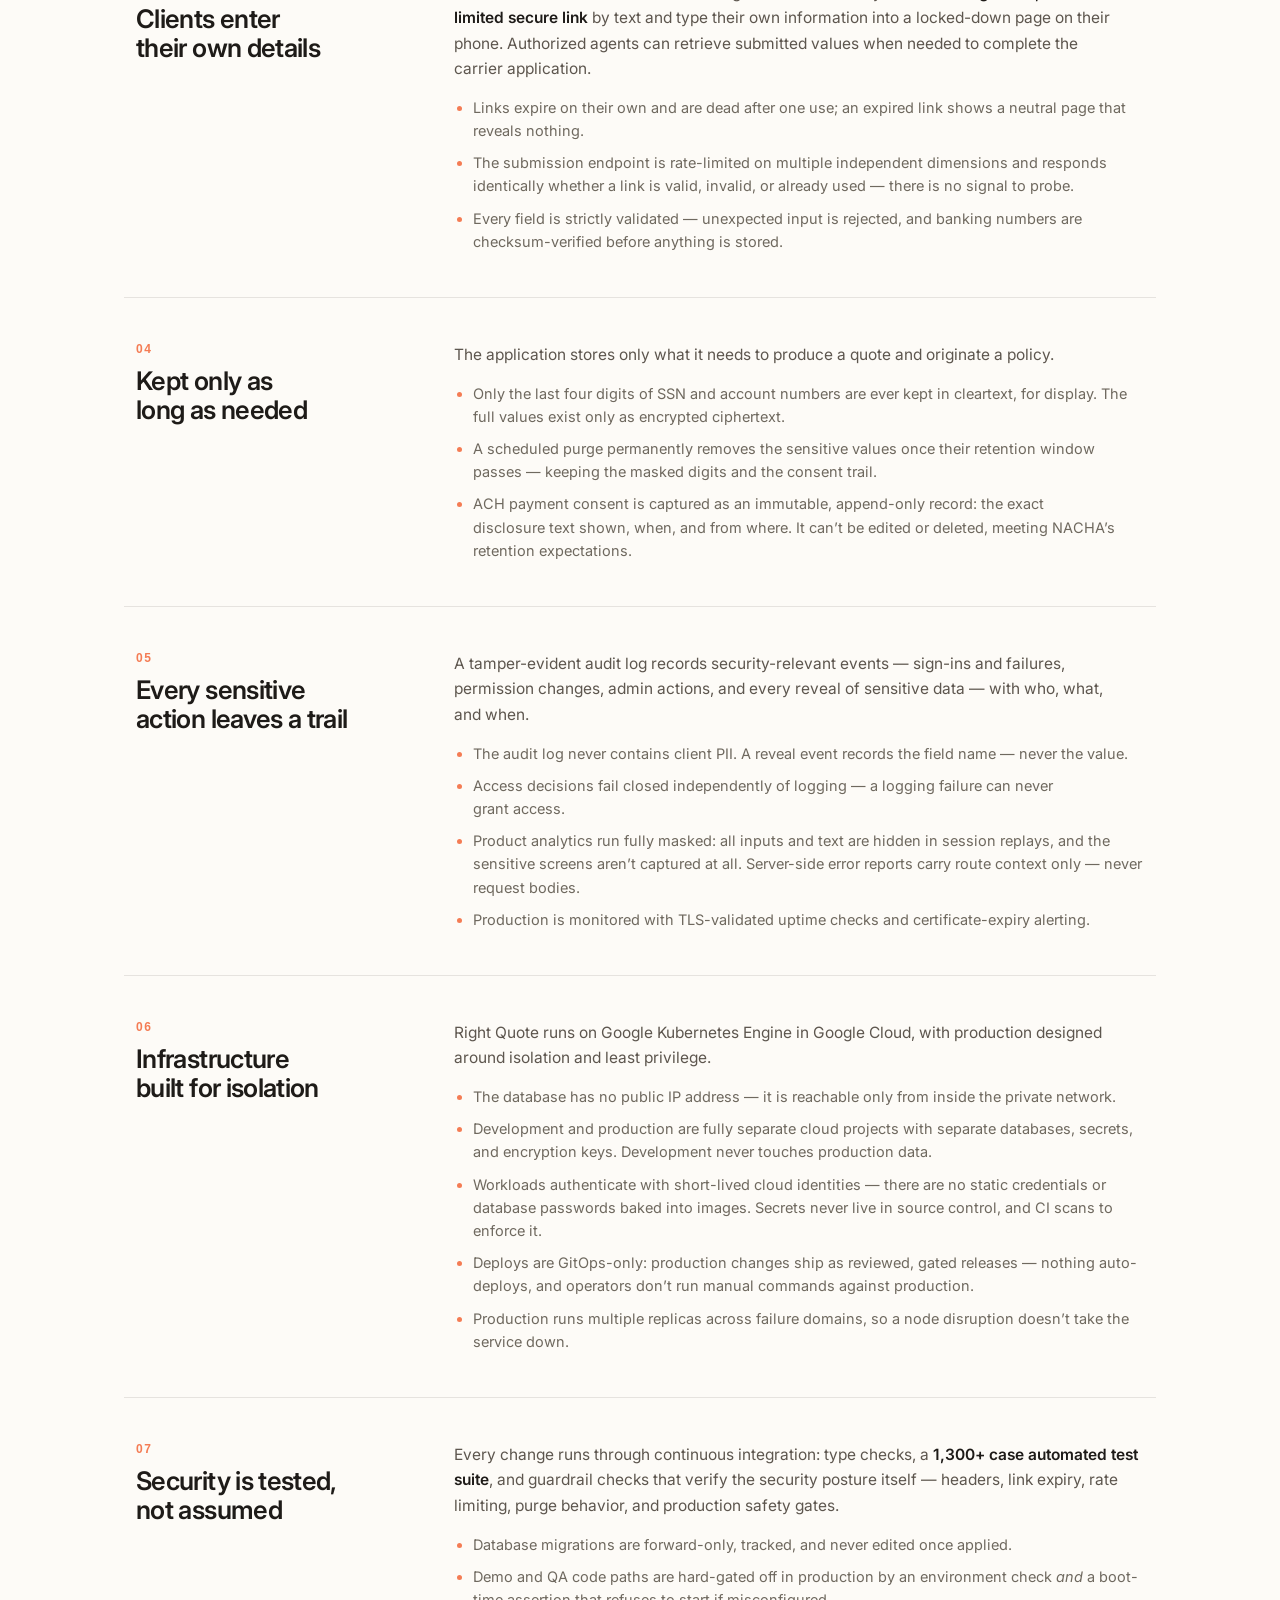
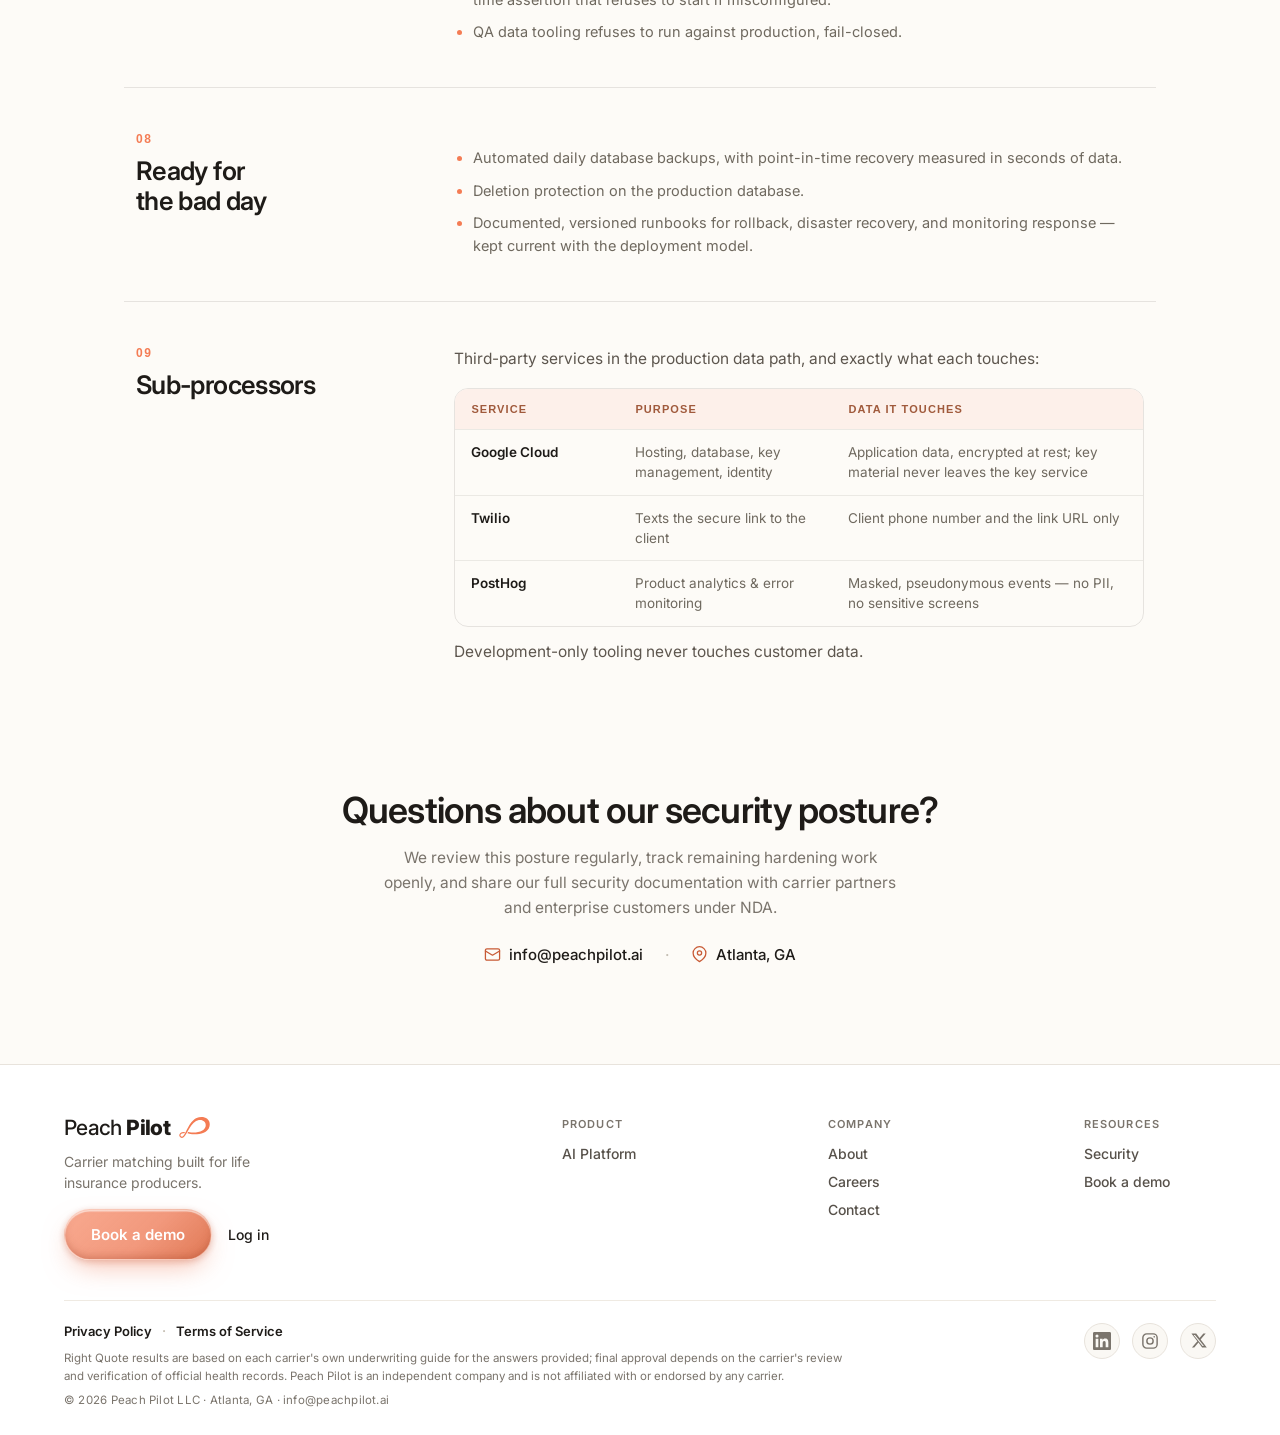
<file: security/index.html>
<!DOCTYPE html><html lang="en" data-astro-cid-6262dcpq><head><meta charset="utf-8"><link rel="icon" href="/favicon.svg"><link rel="apple-touch-icon" href="/favicon.svg"><meta name="viewport" content="width=device-width, initial-scale=1"><title>Security | Peach Pilot</title><meta name="description" content="How Peach Pilot protects client data: field-level encryption, deny-by-default access, single-use secure links, tamper-evident auditing, and financial-services-grade infrastructure."><link rel="canonical" href="https://peachpilot.ai/security/"><link rel="preconnect" href="https://fonts.googleapis.com"><link href="https://api.fontshare.com/v2/css?f[]=satoshi@500,700&display=swap" rel="stylesheet"><link rel="preconnect" href="https://fonts.gstatic.com" crossorigin=""><link href="https://fonts.googleapis.com/css2?family=Inter:wght@400;500;600&display=swap" rel="stylesheet"><style>.pp-snav[data-astro-cid-wpvy4v7s] a[data-astro-cid-wpvy4v7s]{color:inherit;text-decoration:none}.pp-snav[data-astro-cid-wpvy4v7s]>div[data-astro-cid-wpvy4v7s]{-webkit-backdrop-filter:none!important;background:#ffffffeb!important}.pp-snavlink[data-astro-cid-wpvy4v7s]:hover{color:#000}body.darkm .pp-snav[data-astro-cid-wpvy4v7s]>div[data-astro-cid-wpvy4v7s]{-webkit-backdrop-filter:blur(22px)saturate(1.5)!important;background:#181426b8!important;border-color:#ffffff2e!important;box-shadow:0 1px 2px #0000004d,0 18px 40px -24px #08061480!important}body.darkm .pp-snavlink[data-astro-cid-wpvy4v7s]{color:#ede6f5!important}body.darkm .pp-snavlink[data-astro-cid-wpvy4v7s]:hover{color:#fff}body.darkm .pp-snav[data-astro-cid-wpvy4v7s] span[data-astro-cid-wpvy4v7s]{color:#fff9f4!important}.pp-snav-cta[data-astro-cid-wpvy4v7s]{transition:transform .3s cubic-bezier(.16,1,.3,1),box-shadow .3s}.pp-snav-cta[data-astro-cid-wpvy4v7s]:hover{transform:translateY(-1px);box-shadow:inset 0 1px 1px #ffffff73,0 14px 26px -8px #f47c5499}.pp-snav-sweep[data-astro-cid-wpvy4v7s]{background:linear-gradient(105deg,#0000 30%,#ffffff73 50%,#0000 70%);animation:6s ease-in-out 2s infinite ppSweep;position:absolute;inset:0}@media (prefers-reduced-motion:reduce){.pp-snav-sweep[data-astro-cid-wpvy4v7s]{animation:none}.pp-snav-cta[data-astro-cid-wpvy4v7s]{transition:none}}@keyframes ppWaveA{0%,to{opacity:.85;transform:translate(-50%,-50%)scale(1)}50%{opacity:.7;transform:translate(-52%,-48%)scale(1.08)}}@keyframes ppSweep{0%{transform:translate(-120%)}60%,to{transform:translate(120%)}}@media (prefers-reduced-motion:reduce){[style*=ppWaveA]{animation:none!important}}
</style><link rel="stylesheet" href="/_astro/Footer.BHwws_te.css"><link rel="stylesheet" href="/_astro/security.Cx3u0bWJ.css"></head><body data-astro-cid-6262dcpq><div class="sec-bg" aria-hidden="true" data-astro-cid-6262dcpq></div><canvas id="secParts" class="sec-parts" aria-hidden="true" data-astro-cid-6262dcpq></canvas><nav class="pp-snav" aria-label="Primary" style="position:sticky;top:24px;z-index:60;margin:24px auto 0;max-width:1320px;padding:0 18px" data-astro-cid-wpvy4v7s><div style="display:grid;grid-template-columns:auto 1fr auto;gap:18px;align-items:center;height:80px;padding:0 14px 0 30px;border-radius:44px;background:rgba(255,255,255,.3);backdrop-filter:blur(26px) saturate(1.5) brightness(1.04);-webkit-backdrop-filter:blur(26px) saturate(1.5);border:1px solid rgba(255,255,255,.5);box-shadow:inset 1px 1px 0 rgba(255,255,255,.7), 0 0 0 1px rgba(120,72,46,.04), 0 1px 2px rgba(27,26,24,.04), 0 16px 34px -20px rgba(120,72,46,.18)" data-astro-cid-wpvy4v7s><a href="/" aria-label="Peach Pilot home" style="display:inline-flex;align-items:center;gap:9px;justify-self:start" data-astro-cid-wpvy4v7s><span style="font-family:'Inter',sans-serif;font-size:27px;letter-spacing:-.03em;color:#1e1b18;line-height:1;white-space:nowrap" data-astro-cid-wpvy4v7s><span style="font-weight:500" data-astro-cid-wpvy4v7s>Peach </span><span style="font-weight:800" data-astro-cid-wpvy4v7s>Pilot</span></span><svg viewBox="0 0 600 413.08" width="36" height="25" style="display:block;flex-shrink:0" aria-hidden="true" data-astro-cid-wpvy4v7s><path fill="#F47C54" d="M174.07,294.99s176.19,35.84,280.73-29.65c124.71-78.12,62.02-241.46-96.02-196.51C185.53,118.12,130.18,489.05,19.87,399.07c-46.65-38.04-9.48-119.44,93.84-104.67l-14.21,25.8s-27.04-1.83-45.09,3.57c-28.86,8.63-40.71,36.25-21.94,54.51C113.98,448.23,156.6,104.5,340.26,20.76c126.97-57.89,292.22,7.85,254.18,165.51-46.97,194.66-382.01,158.55-433.44,133.95l13.07-25.22Z" data-astro-cid-wpvy4v7s></path></svg></a><div style="display:flex;gap:30px;justify-self:center;flex-wrap:wrap;justify-content:center" data-astro-cid-wpvy4v7s><a class="pp-snavlink" href="/platform" style="font-size:16px;color:#1e1b18;font-weight:500;white-space:nowrap" data-astro-cid-wpvy4v7s>AI Platform</a><a class="pp-snavlink" href="/about" style="font-size:16px;color:#1e1b18;font-weight:500;white-space:nowrap" data-astro-cid-wpvy4v7s>About</a><a class="pp-snavlink" href="/careers" style="font-size:16px;color:#1e1b18;font-weight:500;white-space:nowrap" data-astro-cid-wpvy4v7s>Careers</a></div><div style="justify-self:end;display:flex;align-items:center" data-astro-cid-wpvy4v7s><a class="pp-snavlink" href="/login" style="font-size:15px;color:#7a746c;font-weight:500;white-space:nowrap;margin:0 16px 0 6px" data-astro-cid-wpvy4v7s>Log In</a><a href="/book-a-session" class="pp-snav-cta" style="position:relative;overflow:hidden;display:inline-flex;align-items:center;gap:8px;font-size:16px;font-weight:600;color:#fff;white-space:nowrap;padding:13px 26px;border-radius:999px;background:linear-gradient(135deg,#f9a882 0%,#EF7A50 45%,#c85a35 100%);border:1px solid rgba(200,90,53,.55);box-shadow:inset 0 1px 1px rgba(255,255,255,.45), 0 10px 22px -8px rgba(244,124,84,.5)" data-astro-cid-wpvy4v7s><span aria-hidden="true" class="pp-snav-sweep" data-astro-cid-wpvy4v7s></span>Book a demo</a></div></div></nav><main class="sec-main" data-astro-cid-6262dcpq><!-- hero --><header class="sec-hero" data-astro-cid-6262dcpq><div class="sec-crest" aria-hidden="true" data-astro-cid-6262dcpq><div class="sec-crest-3d" data-astro-cid-6262dcpq><svg class="sec-slice" style="transform:translateZ(-10.2px)" viewBox="0 0 48 48" width="160" height="160" data-astro-cid-6262dcpq><path d="M24 4 L40 10 V23.8 C40 33.4 31.8 40.6 24 43.6 C16.2 40.6 8 33.4 8 23.8 V10 Z" fill="rgba(233,131,90,0.16)" data-astro-cid-6262dcpq></path></svg><svg class="sec-slice" style="transform:translateZ(-8.5px)" viewBox="0 0 48 48" width="160" height="160" data-astro-cid-6262dcpq><path d="M24 4 L40 10 V23.8 C40 33.4 31.8 40.6 24 43.6 C16.2 40.6 8 33.4 8 23.8 V10 Z" fill="rgba(233,131,90,0.16)" data-astro-cid-6262dcpq></path></svg><svg class="sec-slice" style="transform:translateZ(-6.8px)" viewBox="0 0 48 48" width="160" height="160" data-astro-cid-6262dcpq><path d="M24 4 L40 10 V23.8 C40 33.4 31.8 40.6 24 43.6 C16.2 40.6 8 33.4 8 23.8 V10 Z" fill="rgba(233,131,90,0.16)" data-astro-cid-6262dcpq></path></svg><svg class="sec-slice" style="transform:translateZ(-5.1px)" viewBox="0 0 48 48" width="160" height="160" data-astro-cid-6262dcpq><path d="M24 4 L40 10 V23.8 C40 33.4 31.8 40.6 24 43.6 C16.2 40.6 8 33.4 8 23.8 V10 Z" fill="rgba(233,131,90,0.16)" data-astro-cid-6262dcpq></path></svg><svg class="sec-slice" style="transform:translateZ(-3.4px)" viewBox="0 0 48 48" width="160" height="160" data-astro-cid-6262dcpq><path d="M24 4 L40 10 V23.8 C40 33.4 31.8 40.6 24 43.6 C16.2 40.6 8 33.4 8 23.8 V10 Z" fill="rgba(233,131,90,0.16)" data-astro-cid-6262dcpq></path></svg><svg class="sec-slice" style="transform:translateZ(-1.7px)" viewBox="0 0 48 48" width="160" height="160" data-astro-cid-6262dcpq><path d="M24 4 L40 10 V23.8 C40 33.4 31.8 40.6 24 43.6 C16.2 40.6 8 33.4 8 23.8 V10 Z" fill="rgba(233,131,90,0.16)" data-astro-cid-6262dcpq></path></svg><svg class="sec-slice" style="transform:translateZ(0px)" viewBox="0 0 48 48" width="160" height="160" data-astro-cid-6262dcpq><path d="M24 4 L40 10 V23.8 C40 33.4 31.8 40.6 24 43.6 C16.2 40.6 8 33.4 8 23.8 V10 Z" fill="rgba(233,131,90,0.16)" data-astro-cid-6262dcpq></path></svg><svg class="sec-slice" style="transform:translateZ(1.7px)" viewBox="0 0 48 48" width="160" height="160" data-astro-cid-6262dcpq><path d="M24 4 L40 10 V23.8 C40 33.4 31.8 40.6 24 43.6 C16.2 40.6 8 33.4 8 23.8 V10 Z" fill="rgba(233,131,90,0.16)" data-astro-cid-6262dcpq></path></svg><svg class="sec-slice" style="transform:translateZ(3.4px)" viewBox="0 0 48 48" width="160" height="160" data-astro-cid-6262dcpq><path d="M24 4 L40 10 V23.8 C40 33.4 31.8 40.6 24 43.6 C16.2 40.6 8 33.4 8 23.8 V10 Z" fill="rgba(233,131,90,0.16)" data-astro-cid-6262dcpq></path></svg><svg class="sec-slice" style="transform:translateZ(5.1px)" viewBox="0 0 48 48" width="160" height="160" data-astro-cid-6262dcpq><path d="M24 4 L40 10 V23.8 C40 33.4 31.8 40.6 24 43.6 C16.2 40.6 8 33.4 8 23.8 V10 Z" fill="rgba(233,131,90,0.16)" data-astro-cid-6262dcpq></path></svg><svg class="sec-slice" style="transform:translateZ(6.8px)" viewBox="0 0 48 48" width="160" height="160" data-astro-cid-6262dcpq><path d="M24 4 L40 10 V23.8 C40 33.4 31.8 40.6 24 43.6 C16.2 40.6 8 33.4 8 23.8 V10 Z" fill="rgba(233,131,90,0.16)" data-astro-cid-6262dcpq></path></svg><svg class="sec-slice" style="transform:translateZ(8.5px)" viewBox="0 0 48 48" width="160" height="160" data-astro-cid-6262dcpq><path d="M24 4 L40 10 V23.8 C40 33.4 31.8 40.6 24 43.6 C16.2 40.6 8 33.4 8 23.8 V10 Z" fill="rgba(233,131,90,0.16)" data-astro-cid-6262dcpq></path></svg><svg class="sec-slice" style="transform:translateZ(10.2px)" viewBox="0 0 48 48" width="160" height="160" data-astro-cid-6262dcpq><path d="M24 4 L40 10 V23.8 C40 33.4 31.8 40.6 24 43.6 C16.2 40.6 8 33.4 8 23.8 V10 Z" fill="rgba(233,131,90,0.16)" data-astro-cid-6262dcpq></path></svg><svg class="sec-face sec-face--back" viewBox="0 0 48 48" width="160" height="160" data-astro-cid-6262dcpq><defs data-astro-cid-6262dcpq><linearGradient id="secShieldB" x1="0" y1="0" x2="0" y2="1" data-astro-cid-6262dcpq><stop offset="0" stop-color="#ffffff" stop-opacity=".55" data-astro-cid-6262dcpq></stop><stop offset="1" stop-color="#ffd9c8" stop-opacity=".2" data-astro-cid-6262dcpq></stop></linearGradient></defs><path d="M24 4 L40 10 V23.8 C40 33.4 31.8 40.6 24 43.6 C16.2 40.6 8 33.4 8 23.8 V10 Z" fill="url(#secShieldB)" stroke="rgba(255,255,255,.8)" stroke-width="1.2" stroke-linejoin="round" data-astro-cid-6262dcpq></path></svg><svg class="sec-face sec-face--front" viewBox="0 0 48 48" width="160" height="160" data-astro-cid-6262dcpq><defs data-astro-cid-6262dcpq><linearGradient id="secShieldF" x1="0" y1="0" x2="0" y2="1" data-astro-cid-6262dcpq><stop offset="0" stop-color="#ffffff" stop-opacity=".6" data-astro-cid-6262dcpq></stop><stop offset=".55" stop-color="#ffe7dc" stop-opacity=".28" data-astro-cid-6262dcpq></stop><stop offset="1" stop-color="#f9a882" stop-opacity=".2" data-astro-cid-6262dcpq></stop></linearGradient><linearGradient id="secSheen" x1="0" y1="0" x2="1" y2="1" data-astro-cid-6262dcpq><stop offset="0" stop-color="#ffffff" stop-opacity="0" data-astro-cid-6262dcpq></stop><stop offset=".42" stop-color="#ffffff" stop-opacity=".55" data-astro-cid-6262dcpq></stop><stop offset=".5" stop-color="#ffffff" stop-opacity=".7" data-astro-cid-6262dcpq></stop><stop offset=".58" stop-color="#ffffff" stop-opacity=".5" data-astro-cid-6262dcpq></stop><stop offset="1" stop-color="#ffffff" stop-opacity="0" data-astro-cid-6262dcpq></stop></linearGradient><clipPath id="secShieldClip" data-astro-cid-6262dcpq><path d="M24 4 L40 10 V23.8 C40 33.4 31.8 40.6 24 43.6 C16.2 40.6 8 33.4 8 23.8 V10 Z" data-astro-cid-6262dcpq></path></clipPath></defs><path d="M24 4 L40 10 V23.8 C40 33.4 31.8 40.6 24 43.6 C16.2 40.6 8 33.4 8 23.8 V10 Z" fill="url(#secShieldF)" stroke="rgba(255,255,255,.85)" stroke-width="1.3" stroke-linejoin="round" data-astro-cid-6262dcpq></path><g clip-path="url(#secShieldClip)" data-astro-cid-6262dcpq><rect x="2" y="2" width="30" height="44" transform="rotate(-18 24 24)" fill="url(#secSheen)" data-astro-cid-6262dcpq></rect></g><path d="M24 5.4 L38.6 10.8 V15.4 C38.6 15.4 31.4 13 24 13 C16.6 13 9.4 15.4 9.4 15.4 V10.8 Z" fill="#ffffff" opacity=".5" data-astro-cid-6262dcpq></path><path d="M19.5 24 v-3.2 a4.5 4.5 0 0 1 9 0 v3.2" fill="none" stroke="#c85a35" stroke-width="1.8" stroke-linecap="round" data-astro-cid-6262dcpq></path><rect x="16.8" y="24" width="14.4" height="11" rx="2.2" fill="rgba(255,255,255,.42)" stroke="#c85a35" stroke-width="1.8" data-astro-cid-6262dcpq></rect><circle cx="24" cy="28.6" r="1.7" fill="#c85a35" data-astro-cid-6262dcpq></circle><path d="M24 29.4 v2.7" stroke="#c85a35" stroke-width="1.8" stroke-linecap="round" data-astro-cid-6262dcpq></path></svg></div></div><div class="sec-hero-copy" data-astro-cid-6262dcpq><p class="sec-eyebrow" data-astro-cid-6262dcpq>Trust &amp; Security</p><h1 data-astro-cid-6262dcpq>Security at Peach Pilot</h1><p class="sec-sub" data-astro-cid-6262dcpq>Right Quote handles what a client trusts an agent with &mdash; Social Security numbers, banking details, health answers. Protecting that data is a design constraint of the platform, not a feature bolted on after.</p><p class="sec-reviewed" data-astro-cid-6262dcpq>Posture last reviewed June 25, 2026</p></div></header><!-- at a glance --><ul class="sec-badges" aria-label="Compliance posture at a glance" data-astro-cid-6262dcpq><li data-astro-cid-6262dcpq><span class="sec-badge-icn" data-astro-cid-6262dcpq><svg viewBox="0 0 24 24" width="18" height="18" fill="none" stroke="#F47C54" stroke-width="2" stroke-linecap="round" stroke-linejoin="round" data-astro-cid-6262dcpq><path d="M12 22s8-4 8-10V5l-8-3-8 3v7c0 6 8 10 8 10" data-astro-cid-6262dcpq></path></svg></span><strong data-astro-cid-6262dcpq>GLBA-aligned</strong><small data-astro-cid-6262dcpq>Safeguards designed for financial-services data handling</small></li><li data-astro-cid-6262dcpq><span class="sec-badge-icn" data-astro-cid-6262dcpq><svg viewBox="0 0 24 24" width="18" height="18" fill="none" stroke="#F47C54" stroke-width="2" stroke-linecap="round" stroke-linejoin="round" data-astro-cid-6262dcpq><path d="M9 11l3 3L22 4" data-astro-cid-6262dcpq></path><path d="M21 12v7a2 2 0 0 1-2 2H5a2 2 0 0 1-2-2V5a2 2 0 0 1 2-2h11" data-astro-cid-6262dcpq></path></svg></span><strong data-astro-cid-6262dcpq>NACHA consent</strong><small data-astro-cid-6262dcpq>WEB-debit authorization captured &amp; retained immutably</small></li><li data-astro-cid-6262dcpq><span class="sec-badge-icn" data-astro-cid-6262dcpq><svg viewBox="0 0 24 24" width="18" height="18" fill="none" stroke="#F47C54" stroke-width="2" stroke-linecap="round" stroke-linejoin="round" data-astro-cid-6262dcpq><circle cx="12" cy="12" r="10" data-astro-cid-6262dcpq></circle><path d="M12 6v6l4 2" data-astro-cid-6262dcpq></path></svg></span><strong data-astro-cid-6262dcpq>SOC 2 readiness</strong><small data-astro-cid-6262dcpq>Program in progress; controls mapped to Common Criteria</small></li><li data-astro-cid-6262dcpq><span class="sec-badge-icn" data-astro-cid-6262dcpq><svg viewBox="0 0 24 24" width="18" height="18" fill="none" stroke="#F47C54" stroke-width="2" stroke-linecap="round" stroke-linejoin="round" data-astro-cid-6262dcpq><path d="M17.5 19a4.5 4.5 0 1 0-.42-8.98 6 6 0 1 0-11.06 3.1A3.5 3.5 0 0 0 6.5 19z" data-astro-cid-6262dcpq></path></svg></span><strong data-astro-cid-6262dcpq>Google Cloud</strong><small data-astro-cid-6262dcpq>Hosted on GCP with isolated production infrastructure</small></li></ul><!-- detail sections --><div class="sec-sections" data-astro-cid-6262dcpq><section class="sec-panel" data-astro-cid-6262dcpq><div class="sec-panel-head" data-astro-cid-6262dcpq><h2 data-astro-cid-6262dcpq>Encryption at every layer</h2></div><div class="sec-panel-body" data-astro-cid-6262dcpq><p data-astro-cid-6262dcpq>Every connection is served over HTTPS with strict transport security, and all data is encrypted at rest with AES-256 &mdash; including automated backups. Database connections travel over TLS inside Google&rsquo;s private network.</p><p data-astro-cid-6262dcpq>The most sensitive fields get a second, stronger layer. A client&rsquo;s SSN, bank account, and routing number are <strong data-astro-cid-6262dcpq>individually encrypted with Google Cloud KMS</strong> before they ever reach the database:</p><ul data-astro-cid-6262dcpq><li data-astro-cid-6262dcpq>Encryption keys never materialize inside the application &mdash; every encrypt and decrypt is a discrete, audited call to the key service.</li><li data-astro-cid-6262dcpq>No human has standing access to decrypt stored values. Exactly one identity &mdash; the application&rsquo;s own runtime &mdash; can use the production key.</li><li data-astro-cid-6262dcpq>Each encrypted value is cryptographically bound to the exact record and field it belongs to, so ciphertext can&rsquo;t be replayed somewhere else.</li><li data-astro-cid-6262dcpq>Fail-closed by design: if the key service is unavailable, nothing is written and nothing is returned. The system never silently degrades to weaker encryption.</li><li data-astro-cid-6262dcpq>Keys rotate automatically, and older data stays decryptable across rotations.</li></ul></div></section><section class="sec-panel" data-astro-cid-6262dcpq><div class="sec-panel-head" data-astro-cid-6262dcpq><h2 data-astro-cid-6262dcpq>Access starts at zero</h2></div><div class="sec-panel-body" data-astro-cid-6262dcpq><p data-astro-cid-6262dcpq>Access is deny-by-default. A valid sign-in isn&rsquo;t enough on its own &mdash; every user must also be explicitly provisioned with an active role.</p><ul data-astro-cid-6262dcpq><li data-astro-cid-6262dcpq>Sign-in is single sign-on only (OpenID Connect). There are no application passwords to phish, and no self-service signup.</li><li data-astro-cid-6262dcpq>Roles are additive and database-enforced, checked both at the network edge and on every API route &mdash; failing closed to the login page.</li><li data-astro-cid-6262dcpq>Revealing a stored banking value requires a discrete permission <em data-astro-cid-6262dcpq>plus</em> ownership of the record, and every reveal &mdash; and every denied attempt &mdash; is audited.</li><li data-astro-cid-6262dcpq>Sessions are opaque tokens with hard and idle timeouts. Revoking a role invalidates every existing session on the next request.</li></ul></div></section><section class="sec-panel" data-astro-cid-6262dcpq><div class="sec-panel-head" data-astro-cid-6262dcpq><h2 data-astro-cid-6262dcpq>Clients enter their own details</h2></div><div class="sec-panel-body" data-astro-cid-6262dcpq><p data-astro-cid-6262dcpq>Clients do not have to read raw banking details aloud. They receive a <strong data-astro-cid-6262dcpq>single-use, time-limited secure link</strong> by text and type their own information into a locked-down page on their phone. Authorized agents can retrieve submitted values when needed to complete the carrier application.</p><ul data-astro-cid-6262dcpq><li data-astro-cid-6262dcpq>Links expire on their own and are dead after one use; an expired link shows a neutral page that reveals nothing.</li><li data-astro-cid-6262dcpq>The submission endpoint is rate-limited on multiple independent dimensions and responds identically whether a link is valid, invalid, or already used &mdash; there is no signal to probe.</li><li data-astro-cid-6262dcpq>Every field is strictly validated &mdash; unexpected input is rejected, and banking numbers are checksum-verified before anything is stored.</li></ul></div></section><section class="sec-panel" data-astro-cid-6262dcpq><div class="sec-panel-head" data-astro-cid-6262dcpq><h2 data-astro-cid-6262dcpq>Kept only as long as needed</h2></div><div class="sec-panel-body" data-astro-cid-6262dcpq><p data-astro-cid-6262dcpq>The application stores only what it needs to produce a quote and originate a policy.</p><ul data-astro-cid-6262dcpq><li data-astro-cid-6262dcpq>Only the last four digits of SSN and account numbers are ever kept in cleartext, for display. The full values exist only as encrypted ciphertext.</li><li data-astro-cid-6262dcpq>A scheduled purge permanently removes the sensitive values once their retention window passes &mdash; keeping the masked digits and the consent trail.</li><li data-astro-cid-6262dcpq>ACH payment consent is captured as an immutable, append-only record: the exact disclosure text shown, when, and from where. It can&rsquo;t be edited or deleted, meeting NACHA&rsquo;s retention expectations.</li></ul></div></section><section class="sec-panel" data-astro-cid-6262dcpq><div class="sec-panel-head" data-astro-cid-6262dcpq><h2 data-astro-cid-6262dcpq>Every sensitive action leaves a trail</h2></div><div class="sec-panel-body" data-astro-cid-6262dcpq><p data-astro-cid-6262dcpq>A tamper-evident audit log records security-relevant events &mdash; sign-ins and failures, permission changes, admin actions, and every reveal of sensitive data &mdash; with who, what, and when.</p><ul data-astro-cid-6262dcpq><li data-astro-cid-6262dcpq>The audit log never contains client PII. A reveal event records the field name &mdash; never the value.</li><li data-astro-cid-6262dcpq>Access decisions fail closed independently of logging &mdash; a logging failure can never grant access.</li><li data-astro-cid-6262dcpq>Product analytics run fully masked: all inputs and text are hidden in session replays, and the sensitive screens aren&rsquo;t captured at all. Server-side error reports carry route context only &mdash; never request bodies.</li><li data-astro-cid-6262dcpq>Production is monitored with TLS-validated uptime checks and certificate-expiry alerting.</li></ul></div></section><section class="sec-panel" data-astro-cid-6262dcpq><div class="sec-panel-head" data-astro-cid-6262dcpq><h2 data-astro-cid-6262dcpq>Infrastructure built for isolation</h2></div><div class="sec-panel-body" data-astro-cid-6262dcpq><p data-astro-cid-6262dcpq>Right Quote runs on Google Kubernetes Engine in Google Cloud, with production designed around isolation and least privilege.</p><ul data-astro-cid-6262dcpq><li data-astro-cid-6262dcpq>The database has no public IP address &mdash; it is reachable only from inside the private network.</li><li data-astro-cid-6262dcpq>Development and production are fully separate cloud projects with separate databases, secrets, and encryption keys. Development never touches production data.</li><li data-astro-cid-6262dcpq>Workloads authenticate with short-lived cloud identities &mdash; there are no static credentials or database passwords baked into images. Secrets never live in source control, and CI scans to enforce it.</li><li data-astro-cid-6262dcpq>Deploys are GitOps-only: production changes ship as reviewed, gated releases &mdash; nothing auto-deploys, and operators don&rsquo;t run manual commands against production.</li><li data-astro-cid-6262dcpq>Production runs multiple replicas across failure domains, so a node disruption doesn&rsquo;t take the service down.</li></ul></div></section><section class="sec-panel" data-astro-cid-6262dcpq><div class="sec-panel-head" data-astro-cid-6262dcpq><h2 data-astro-cid-6262dcpq>Security is tested, not assumed</h2></div><div class="sec-panel-body" data-astro-cid-6262dcpq><p data-astro-cid-6262dcpq>Every change runs through continuous integration: type checks, a <strong data-astro-cid-6262dcpq>1,300+ case automated test suite</strong>, and guardrail checks that verify the security posture itself &mdash; headers, link expiry, rate limiting, purge behavior, and production safety gates.</p><ul data-astro-cid-6262dcpq><li data-astro-cid-6262dcpq>Database migrations are forward-only, tracked, and never edited once applied.</li><li data-astro-cid-6262dcpq>Demo and QA code paths are hard-gated off in production by an environment check <em data-astro-cid-6262dcpq>and</em> a boot-time assertion that refuses to start if misconfigured.</li><li data-astro-cid-6262dcpq>QA data tooling refuses to run against production, fail-closed.</li></ul></div></section><section class="sec-panel" data-astro-cid-6262dcpq><div class="sec-panel-head" data-astro-cid-6262dcpq><h2 data-astro-cid-6262dcpq>Ready for the bad day</h2></div><div class="sec-panel-body" data-astro-cid-6262dcpq><ul data-astro-cid-6262dcpq><li data-astro-cid-6262dcpq>Automated daily database backups, with point-in-time recovery measured in seconds of data.</li><li data-astro-cid-6262dcpq>Deletion protection on the production database.</li><li data-astro-cid-6262dcpq>Documented, versioned runbooks for rollback, disaster recovery, and monitoring response &mdash; kept current with the deployment model.</li></ul></div></section><section class="sec-panel" data-astro-cid-6262dcpq><div class="sec-panel-head" data-astro-cid-6262dcpq><h2 data-astro-cid-6262dcpq>Sub-processors</h2></div><div class="sec-panel-body" data-astro-cid-6262dcpq><p data-astro-cid-6262dcpq>Third-party services in the production data path, and exactly what each touches:</p><div class="sec-table" role="table" aria-label="Sub-processors" data-astro-cid-6262dcpq><div class="sec-tr sec-th" role="row" data-astro-cid-6262dcpq><span role="columnheader" data-astro-cid-6262dcpq>Service</span><span role="columnheader" data-astro-cid-6262dcpq>Purpose</span><span role="columnheader" data-astro-cid-6262dcpq>Data it touches</span></div><div class="sec-tr" role="row" data-astro-cid-6262dcpq><span role="cell" data-astro-cid-6262dcpq><strong data-astro-cid-6262dcpq>Google Cloud</strong></span><span role="cell" data-astro-cid-6262dcpq>Hosting, database, key management, identity</span><span role="cell" data-astro-cid-6262dcpq>Application data, encrypted at rest; key material never leaves the key service</span></div><div class="sec-tr" role="row" data-astro-cid-6262dcpq><span role="cell" data-astro-cid-6262dcpq><strong data-astro-cid-6262dcpq>Twilio</strong></span><span role="cell" data-astro-cid-6262dcpq>Texts the secure link to the client</span><span role="cell" data-astro-cid-6262dcpq>Client phone number and the link URL only</span></div><div class="sec-tr" role="row" data-astro-cid-6262dcpq><span role="cell" data-astro-cid-6262dcpq><strong data-astro-cid-6262dcpq>PostHog</strong></span><span role="cell" data-astro-cid-6262dcpq>Product analytics &amp; error monitoring</span><span role="cell" data-astro-cid-6262dcpq>Masked, pseudonymous events &mdash; no PII, no sensitive screens</span></div></div><p class="sec-note" data-astro-cid-6262dcpq>Development-only tooling never touches customer data.</p></div></section></div><!-- closing --><section class="sec-close" data-astro-cid-6262dcpq><h2 data-astro-cid-6262dcpq>Questions about our security posture?</h2><p data-astro-cid-6262dcpq>We review this posture regularly, track remaining hardening work openly, and share our full security documentation with carrier partners and enterprise customers under NDA.</p><div class="sec-contact" data-astro-cid-6262dcpq><span data-astro-cid-6262dcpq><svg viewBox="0 0 24 24" width="17" height="17" fill="none" stroke="currentColor" stroke-width="1.8" stroke-linecap="round" stroke-linejoin="round" aria-hidden="true" data-astro-cid-6262dcpq><rect x="2" y="4" width="20" height="16" rx="2" data-astro-cid-6262dcpq></rect><path d="m22 7-10 6L2 7" data-astro-cid-6262dcpq></path></svg>info@peachpilot.ai</span><span aria-hidden="true" class="sec-contact-sep" data-astro-cid-6262dcpq>&middot;</span><span data-astro-cid-6262dcpq><svg viewBox="0 0 24 24" width="17" height="17" fill="none" stroke="currentColor" stroke-width="1.8" stroke-linecap="round" stroke-linejoin="round" aria-hidden="true" data-astro-cid-6262dcpq><path d="M21 10c0 7-9 12-9 12s-9-5-9-12a9 9 0 0 1 18 0z" data-astro-cid-6262dcpq></path><circle cx="12" cy="10" r="3" data-astro-cid-6262dcpq></circle></svg>Atlanta, GA</span></div></section></main><footer class="pp-foot" aria-label="Site footer" data-astro-cid-jo6i4kqk><div class="pp-foot-inner" data-astro-cid-jo6i4kqk><div class="pp-foot-cols" data-astro-cid-jo6i4kqk><!-- 1. Brand + CTA --><div class="pp-foot-brand" data-astro-cid-jo6i4kqk><a href="/" class="pp-foot-logo" aria-label="Peach Pilot home" data-astro-cid-jo6i4kqk><span data-astro-cid-jo6i4kqk><span style="font-weight:500" data-astro-cid-jo6i4kqk>Peach </span><span style="font-weight:800" data-astro-cid-jo6i4kqk>Pilot</span></span><svg viewBox="0 0 600 413.08" width="31" height="21" style="flex-shrink:0" aria-hidden="true" data-astro-cid-jo6i4kqk><path fill="#F47C54" d="M174.07,294.99s176.19,35.84,280.73-29.65c124.71-78.12,62.02-241.46-96.02-196.51C185.53,118.12,130.18,489.05,19.87,399.07c-46.65-38.04-9.48-119.44,93.84-104.67l-14.21,25.8s-27.04-1.83-45.09,3.57c-28.86,8.63-40.71,36.25-21.94,54.51C113.98,448.23,156.6,104.5,340.26,20.76c126.97-57.89,292.22,7.85,254.18,165.51-46.97,194.66-382.01,158.55-433.44,133.95l13.07-25.22Z" data-astro-cid-jo6i4kqk></path></svg></a><p class="pp-foot-tag" data-astro-cid-jo6i4kqk>Carrier matching built for life insurance producers.</p><div class="pp-foot-ctas" data-astro-cid-jo6i4kqk><a href="/book-a-session" class="glass-btn glass-btn--peach" data-astro-cid-jo6i4kqk>Book a demo</a><a href="/login" class="pp-foot-login" data-login-placeholder data-astro-cid-jo6i4kqk>Log in</a></div></div><!-- 2. Product --><nav class="pp-foot-col" aria-label="Product" data-astro-cid-jo6i4kqk><h4 data-astro-cid-jo6i4kqk>Product</h4><a href="/platform" data-astro-cid-jo6i4kqk>AI Platform</a></nav><!-- 3. Company --><nav class="pp-foot-col" aria-label="Company" data-astro-cid-jo6i4kqk><h4 data-astro-cid-jo6i4kqk>Company</h4><a href="/about" data-astro-cid-jo6i4kqk>About</a><a href="/careers" data-astro-cid-jo6i4kqk>Careers</a><a href="/about#contact" data-astro-cid-jo6i4kqk>Contact</a></nav><!-- 4. Resources --><nav class="pp-foot-col" aria-label="Resources" data-astro-cid-jo6i4kqk><h4 data-astro-cid-jo6i4kqk>Resources</h4><a href="/security" data-astro-cid-jo6i4kqk>Security</a><a href="/book-a-session" data-astro-cid-jo6i4kqk>Book a demo</a></nav></div><div class="pp-foot-bar" data-astro-cid-jo6i4kqk><div class="pp-foot-bar-l" data-astro-cid-jo6i4kqk><div class="pp-foot-links" data-astro-cid-jo6i4kqk><a href="/privacy" data-astro-cid-jo6i4kqk>Privacy Policy</a><span aria-hidden="true" data-astro-cid-jo6i4kqk>·</span><a href="/terms" data-astro-cid-jo6i4kqk>Terms of Service</a></div><p class="pp-foot-disc" data-astro-cid-jo6i4kqk>Right Quote results are based on each carrier's own underwriting guide for the answers provided; final approval depends on the carrier's review and verification of official health records. Peach Pilot is an independent company and is not affiliated with or endorsed by any carrier.</p><p class="pp-foot-meta" data-astro-cid-jo6i4kqk>&copy; 2026 Peach Pilot LLC &middot; Atlanta, GA &middot; <a href="mailto:info@peachpilot.ai" data-astro-cid-jo6i4kqk>info@peachpilot.ai</a></p></div><div class="pp-foot-social" aria-label="Peach Pilot on social media" data-astro-cid-jo6i4kqk><a href="https://www.linkedin.com/company/112977717/" target="_blank" rel="noopener" aria-label="Peach Pilot on LinkedIn" data-astro-cid-jo6i4kqk><svg viewBox="0 0 24 24" width="18" height="18" aria-hidden="true" data-astro-cid-jo6i4kqk><path fill="currentColor" d="M20.45 20.45h-3.56v-5.57c0-1.33-.03-3.04-1.85-3.04-1.86 0-2.14 1.45-2.14 2.94v5.67H9.35V9h3.41v1.56h.05c.48-.9 1.64-1.85 3.37-1.85 3.6 0 4.27 2.37 4.27 5.46v6.28zM5.34 7.43a2.07 2.07 0 1 1 0-4.14 2.07 2.07 0 0 1 0 4.14zM7.12 20.45H3.55V9h3.57v11.45zM22.22 0H1.77C.8 0 0 .78 0 1.73v20.54C0 23.22.8 24 1.77 24h20.45c.98 0 1.78-.78 1.78-1.73V1.73C24 .78 23.2 0 22.22 0z" data-astro-cid-jo6i4kqk></path></svg></a><a href="https://www.instagram.com/peachpilot.ai/" target="_blank" rel="noopener" aria-label="Peach Pilot on Instagram" data-astro-cid-jo6i4kqk><svg viewBox="0 0 24 24" width="18" height="18" fill="none" stroke="currentColor" stroke-width="1.9" aria-hidden="true" data-astro-cid-jo6i4kqk><rect x="2.5" y="2.5" width="19" height="19" rx="5.2" data-astro-cid-jo6i4kqk></rect><circle cx="12" cy="12" r="4.2" data-astro-cid-jo6i4kqk></circle><circle cx="17.6" cy="6.4" r="1.1" fill="currentColor" stroke="none" data-astro-cid-jo6i4kqk></circle></svg></a><a href="https://x.com/peachpilotai" target="_blank" rel="noopener" aria-label="Peach Pilot on X" data-astro-cid-jo6i4kqk><svg viewBox="0 0 24 24" width="17" height="17" aria-hidden="true" data-astro-cid-jo6i4kqk><path fill="currentColor" d="M18.9 2.25h3.28l-7.17 8.19L23.7 21.75h-6.6l-5.17-6.76-5.92 6.76H2.72l7.67-8.76L2.02 2.25h6.77l4.67 6.18 5.44-6.18zm-1.15 17.52h1.82L7.02 4.13H5.06l12.69 15.64z" data-astro-cid-jo6i4kqk></path></svg></a></div></div></div></footer><script>
/* secParts: full-page ambient particle field — ported from the platform loop's ppFieldFx,
   light-tuned (deep peach/violet dots), fixed canvas, mouse link-lines + click spawns.
   Reduced motion = one static frame; rAF pauses while the tab is hidden. */
(function(){
  var reduced=window.matchMedia && window.matchMedia('(prefers-reduced-motion: reduce)').matches;
  var cv=document.getElementById('secParts'); if(!cv) return;
  var o={density:7500, max:170, rMin:.8, rMax:2, drift:.16, aBase:.3, aAmp:.16, link:130,
    colors:['rgba(200,90,53,1)','rgba(200,90,53,1)','rgba(143,123,240,1)','rgba(166,138,118,1)','rgba(244,124,84,1)']};
  var ctx=cv.getContext('2d'), W=0, H=0, pts=[], raf=null, running=false, mouse=null;
  function init(){
    W=cv.width=window.innerWidth; H=cv.height=window.innerHeight;
    pts=[];
    var n=Math.min(o.max, Math.round(W*H/o.density));
    for(var i=0;i<n;i++) pts.push(mk(Math.random()*W, Math.random()*H, i));
  }
  function mk(x,y,i){
    return {x:x, y:y, r:o.rMin+Math.random()*(o.rMax-o.rMin), p:Math.random()*6.283, s:.3+Math.random()*.7,
      vx:(Math.random()-.5)*o.drift, vy:(Math.random()-.5)*o.drift, c:o.colors[i%o.colors.length]};
  }
  function draw(t){
    ctx.clearRect(0,0,W,H);
    for(var i=0;i<pts.length;i++){
      var p=pts[i];
      p.x+=p.vx; p.y+=p.vy; if(p.x<0)p.x+=W; if(p.x>W)p.x-=W; if(p.y<0)p.y+=H; if(p.y>H)p.y-=H;
      var a=o.aBase+o.aAmp*Math.sin(t/1000*p.s+p.p);
      ctx.globalAlpha=Math.max(0,Math.min(1,a));
      ctx.fillStyle=p.c;
      ctx.beginPath(); ctx.arc(p.x,p.y,p.r,0,6.283); ctx.fill();
      if(mouse){
        var dx=p.x-mouse.x, dy=p.y-mouse.y, d=Math.sqrt(dx*dx+dy*dy);
        if(d<o.link){
          ctx.globalAlpha=(1-d/o.link)*.3;
          ctx.strokeStyle=p.c; ctx.lineWidth=.7;
          ctx.beginPath(); ctx.moveTo(mouse.x,mouse.y); ctx.lineTo(p.x,p.y); ctx.stroke();
        }
      }
    }
    ctx.globalAlpha=1;
  }
  function loop(t){ if(!running) return; draw(t); raf=requestAnimationFrame(loop); }
  init();
  if(reduced){ draw(3000); window.addEventListener('resize', function(){ init(); draw(3000); }, {passive:true}); return; }
  document.addEventListener('pointermove', function(e){ mouse={x:e.clientX, y:e.clientY}; }, {passive:true});
  document.addEventListener('pointerleave', function(){ mouse=null; }, {passive:true});
  document.addEventListener('click', function(e){
    for(var i=0;i<4 && pts.length<o.max+20;i++) pts.push(mk(e.clientX, e.clientY, pts.length));
  }, {passive:true});
  document.addEventListener('visibilitychange', function(){
    if(document.hidden){ running=false; if(raf) cancelAnimationFrame(raf); }
    else if(!running){ running=true; raf=requestAnimationFrame(loop); }
  });
  running=true; raf=requestAnimationFrame(loop);
  window.addEventListener('resize', init, {passive:true});
})();
</script></body></html>
</file>
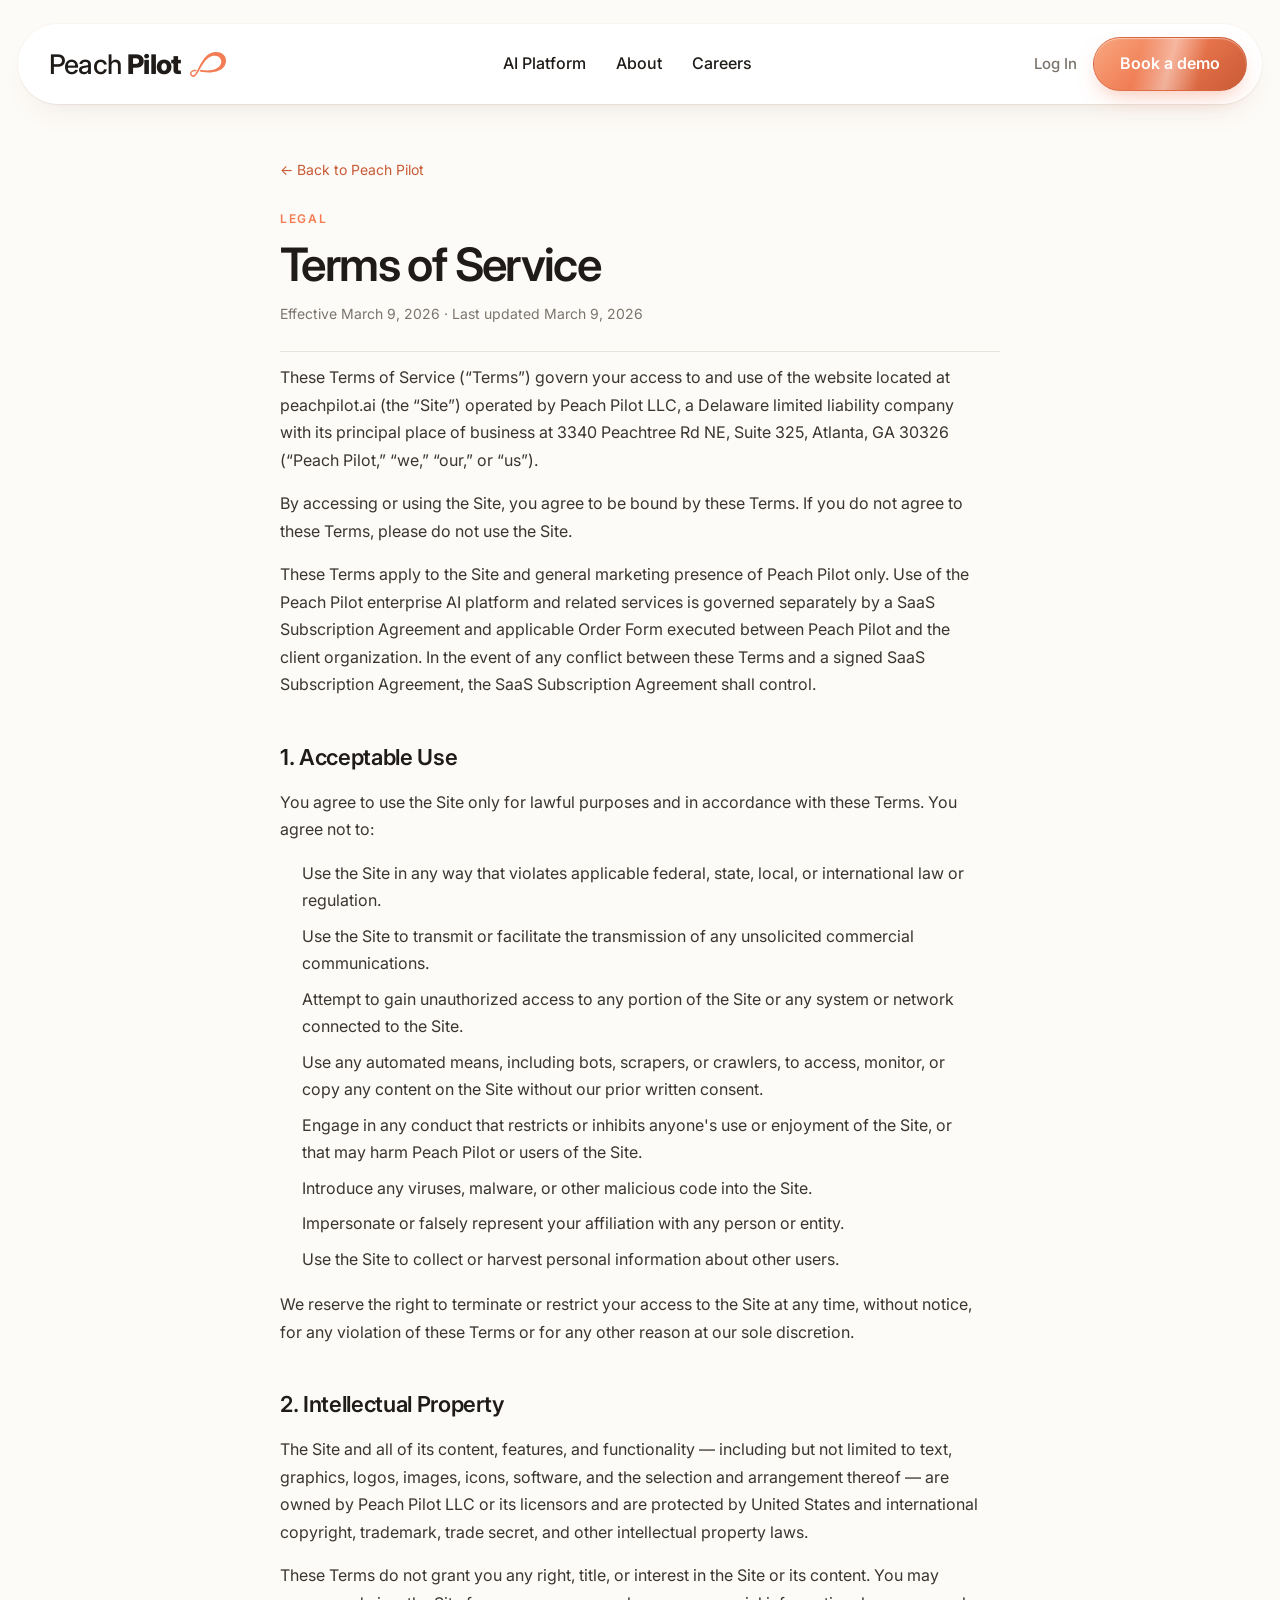
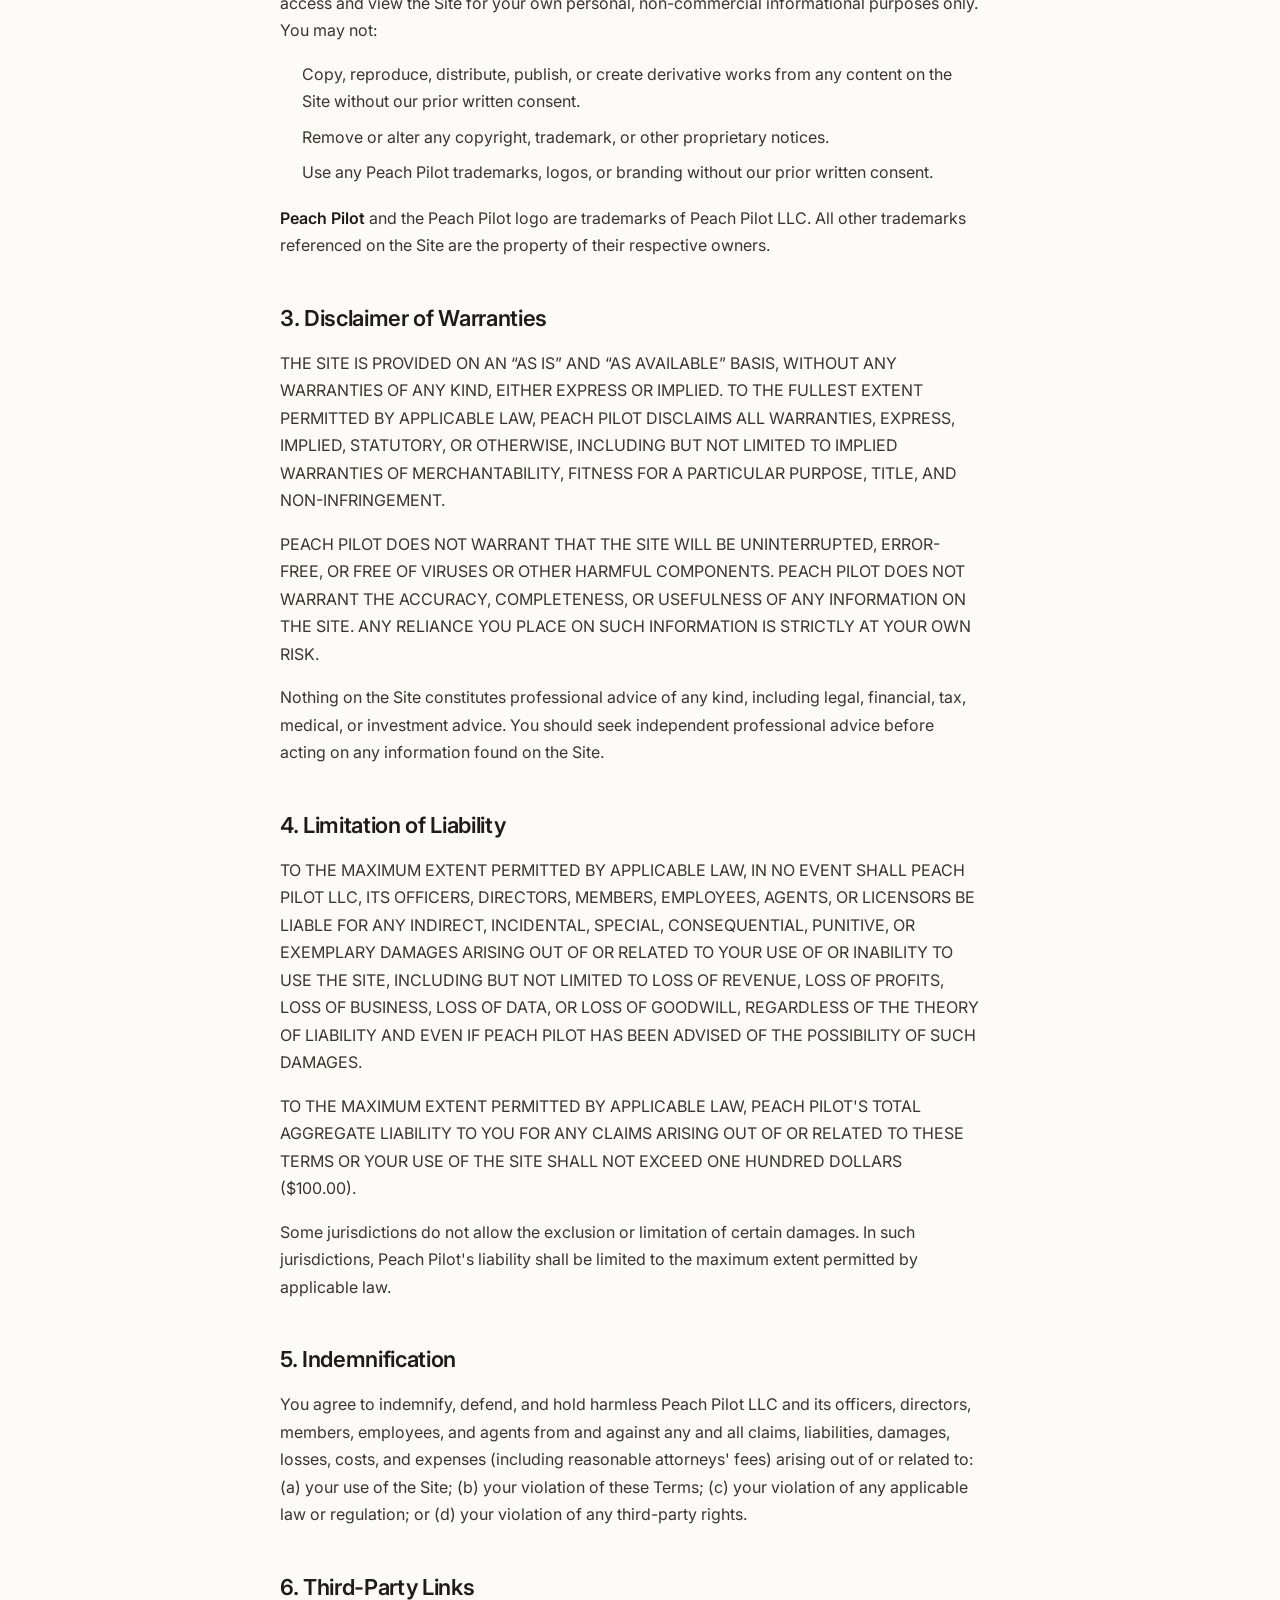
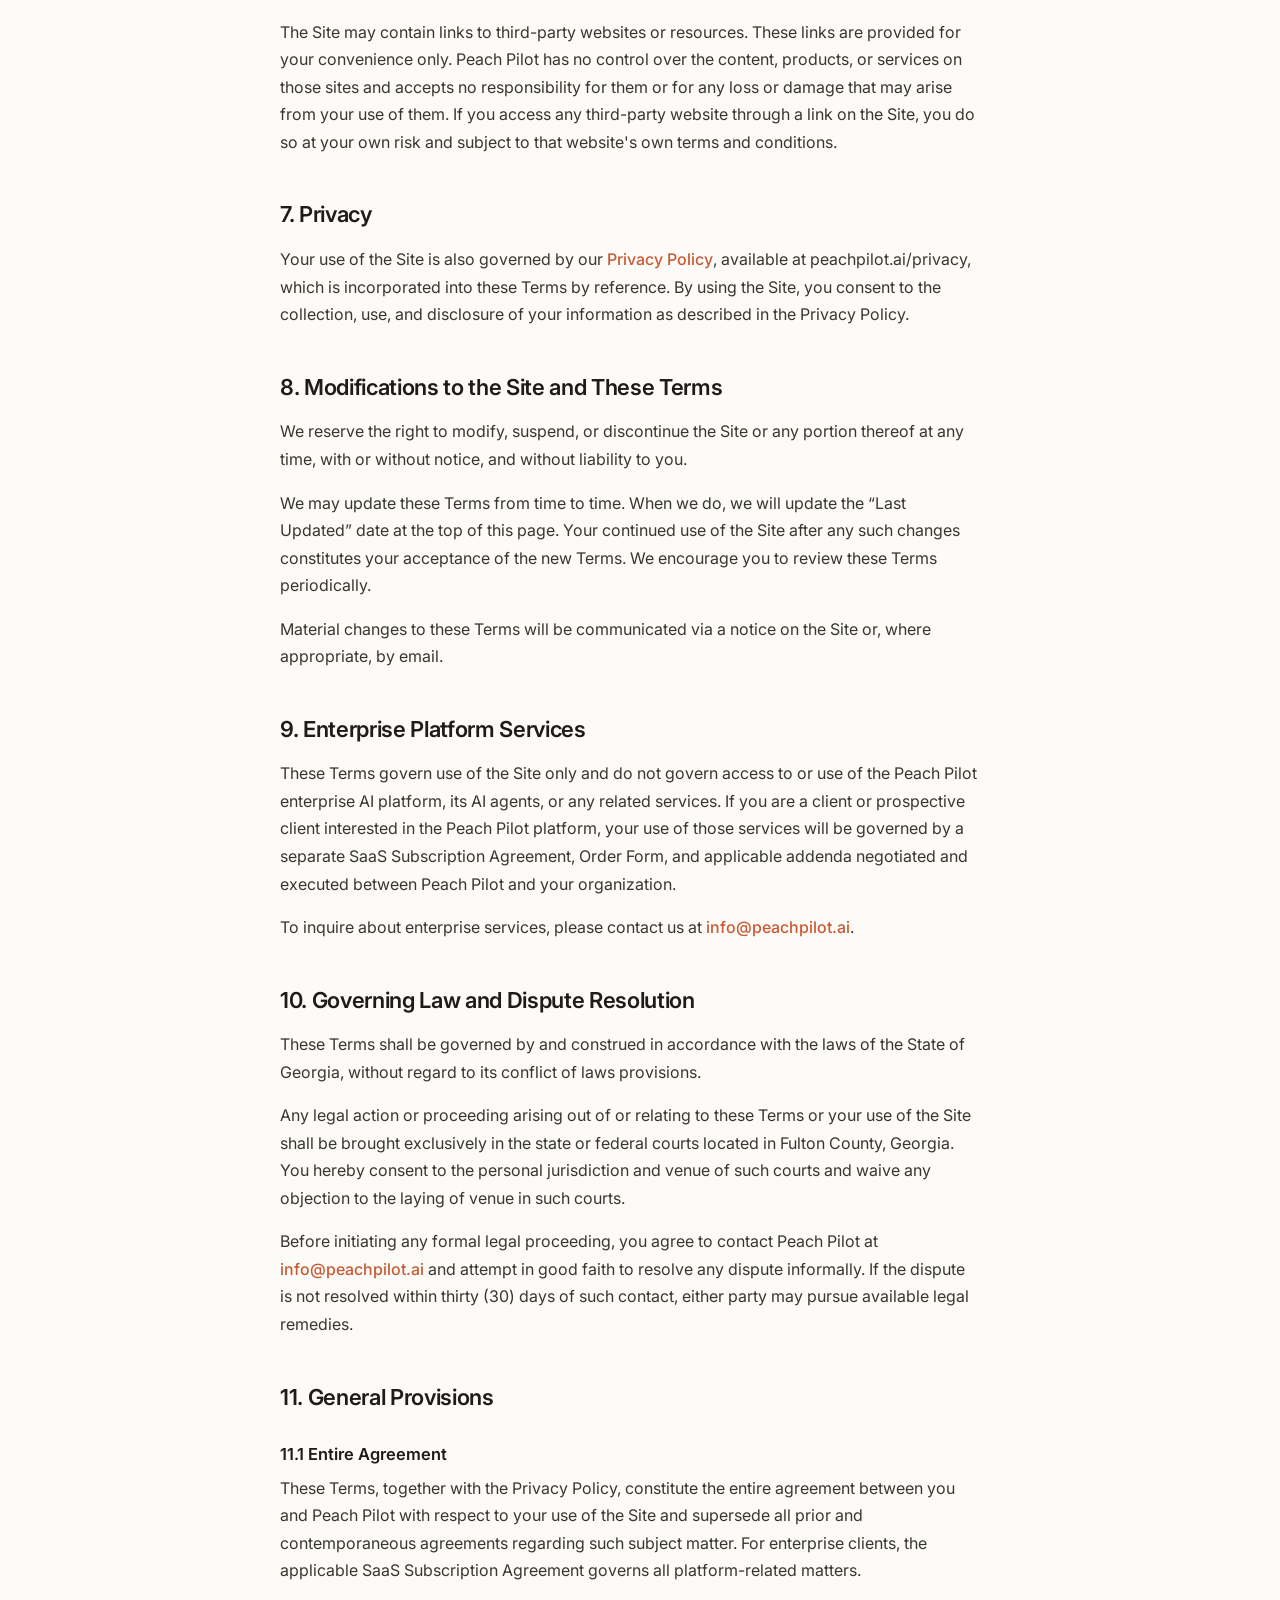
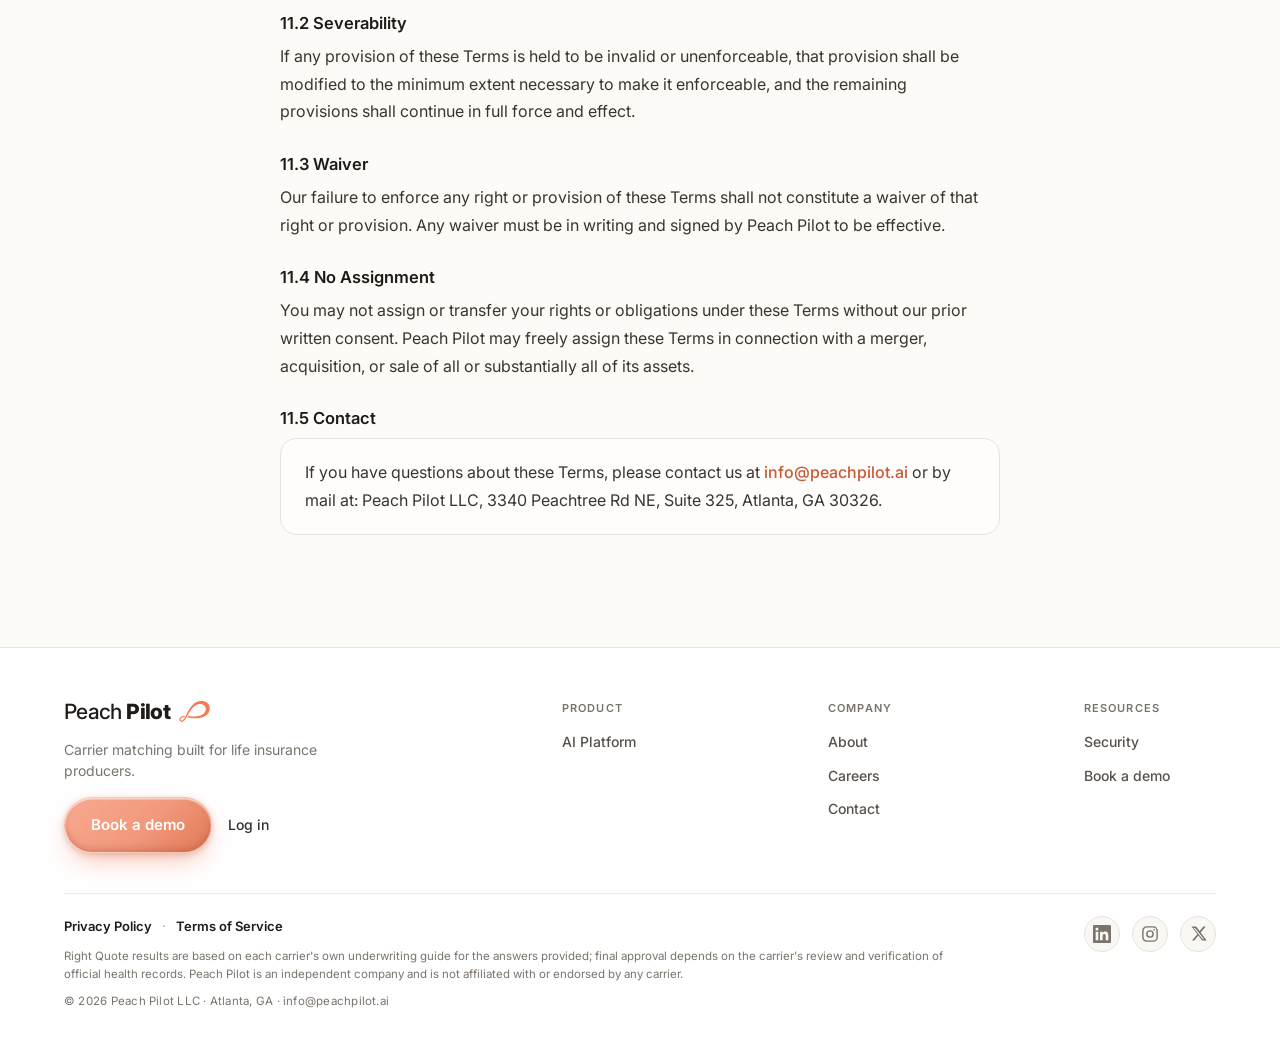
<file: terms/index.html>
<!DOCTYPE html><html lang="en"><head><meta charset="utf-8"><meta name="viewport" content="width=device-width, initial-scale=1"><title>Terms of Service | Peach Pilot</title><meta name="description" content="The terms that govern your access to and use of the Peach Pilot website."><link rel="canonical" href="https://peachpilot.ai/terms/"><meta name="robots" content="index,follow"><meta property="og:type" content="website"><meta property="og:url" content="https://peachpilot.ai/"><meta property="og:title" content="Terms of Service | Peach Pilot"><meta property="og:description" content="The terms that govern your access to and use of the Peach Pilot website."><meta property="og:image" content="https://peachpilot.ai/og.png"><meta name="twitter:card" content="summary_large_image"><link rel="icon" href="/favicon.svg"><link rel="apple-touch-icon" href="/favicon.svg"><link rel="preconnect" href="https://fonts.googleapis.com"><link rel="preconnect" href="https://fonts.gstatic.com" crossorigin><link rel="preconnect" href="https://api.fontshare.com" crossorigin><link href="https://fonts.googleapis.com/css2?family=Inter:wght@300;400;500;600;700;800&family=Sora:wght@400;500;600;700;800&family=Hanken+Grotesk:wght@400;500;600;700;800&family=JetBrains+Mono:wght@500;600&display=swap" rel="stylesheet"><link href="https://api.fontshare.com/v2/css?f[]=satoshi@400,500,700&display=swap" rel="stylesheet"><script type="application/ld+json">{"@context":"https://schema.org","@graph":[{"@type":"Organization","name":"Peach Pilot","url":"https://peachpilot.ai/","logo":"https://peachpilot.ai/appicon.svg","address":{"@type":"PostalAddress","addressLocality":"Atlanta","addressRegion":"GA"}},{"@type":"WebSite","name":"Peach Pilot","url":"https://peachpilot.ai/"},{"@type":"SoftwareApplication","name":"Right Quote","applicationCategory":"BusinessApplication","operatingSystem":"Web","description":"Carrier matching for life insurance producers."}]}</script><link rel="stylesheet" href="/_astro/Layout.C-M6zePI.css"><style>.pp-snav[data-astro-cid-wpvy4v7s] a[data-astro-cid-wpvy4v7s]{color:inherit;text-decoration:none}.pp-snav[data-astro-cid-wpvy4v7s]>div[data-astro-cid-wpvy4v7s]{-webkit-backdrop-filter:none!important;background:#ffffffeb!important}.pp-snavlink[data-astro-cid-wpvy4v7s]:hover{color:#000}body.darkm .pp-snav[data-astro-cid-wpvy4v7s]>div[data-astro-cid-wpvy4v7s]{-webkit-backdrop-filter:blur(22px)saturate(1.5)!important;background:#181426b8!important;border-color:#ffffff2e!important;box-shadow:0 1px 2px #0000004d,0 18px 40px -24px #08061480!important}body.darkm .pp-snavlink[data-astro-cid-wpvy4v7s]{color:#ede6f5!important}body.darkm .pp-snavlink[data-astro-cid-wpvy4v7s]:hover{color:#fff}body.darkm .pp-snav[data-astro-cid-wpvy4v7s] span[data-astro-cid-wpvy4v7s]{color:#fff9f4!important}.pp-snav-cta[data-astro-cid-wpvy4v7s]{transition:transform .3s cubic-bezier(.16,1,.3,1),box-shadow .3s}.pp-snav-cta[data-astro-cid-wpvy4v7s]:hover{transform:translateY(-1px);box-shadow:inset 0 1px 1px #ffffff73,0 14px 26px -8px #f47c5499}.pp-snav-sweep[data-astro-cid-wpvy4v7s]{background:linear-gradient(105deg,#0000 30%,#ffffff73 50%,#0000 70%);animation:6s ease-in-out 2s infinite ppSweep;position:absolute;inset:0}@media (prefers-reduced-motion:reduce){.pp-snav-sweep[data-astro-cid-wpvy4v7s]{animation:none}.pp-snav-cta[data-astro-cid-wpvy4v7s]{transition:none}}@keyframes ppWaveA{0%,to{opacity:.85;transform:translate(-50%,-50%)scale(1)}50%{opacity:.7;transform:translate(-52%,-48%)scale(1.08)}}@keyframes ppSweep{0%{transform:translate(-120%)}60%,to{transform:translate(120%)}}@media (prefers-reduced-motion:reduce){[style*=ppWaveA]{animation:none!important}}
</style><link rel="stylesheet" href="/_astro/Footer.BHwws_te.css"><style>.legal[data-astro-cid-zcf6dkqz]{color:#1e1b18;max-width:768px;margin:0 auto;padding:52px 24px 96px;font-family:Inter,sans-serif}.legal-back[data-astro-cid-zcf6dkqz]{margin:0 0 26px}.legal-back[data-astro-cid-zcf6dkqz] a[data-astro-cid-zcf6dkqz]{color:#c85a35;text-underline-offset:3px;font-size:14px}.legal-back[data-astro-cid-zcf6dkqz] a[data-astro-cid-zcf6dkqz]:hover{text-decoration:underline}.legal-head[data-astro-cid-zcf6dkqz]{border-bottom:1px solid #e8e3dc;padding-bottom:26px}.legal-eyebrow[data-astro-cid-zcf6dkqz]{text-transform:uppercase;letter-spacing:.14em;color:#f47c54;margin:0 0 12px;font-family:Satoshi,Inter,sans-serif;font-size:12px;font-weight:600}.legal-head[data-astro-cid-zcf6dkqz] h1[data-astro-cid-zcf6dkqz]{letter-spacing:-.035em;margin:0;font-size:clamp(32px,5vw,46px);font-weight:600;line-height:1.05}.legal-dates[data-astro-cid-zcf6dkqz]{color:#7a746c;margin:14px 0 0;font-size:14px}.legal-body[data-astro-cid-zcf6dkqz]{color:#3a352f;margin-top:12px;font-size:16px;line-height:1.72}.legal-body[data-astro-cid-zcf6dkqz] h2[data-astro-cid-zcf6dkqz]{letter-spacing:-.015em;color:#1e1b18;margin:40px 0 12px;font-size:22px;font-weight:600}.legal-body[data-astro-cid-zcf6dkqz] h3[data-astro-cid-zcf6dkqz]{color:#1e1b18;margin:24px 0 6px;font-size:16.5px;font-weight:600}.legal-body[data-astro-cid-zcf6dkqz] p[data-astro-cid-zcf6dkqz]{max-width:70ch;margin:0 0 16px}.legal-body[data-astro-cid-zcf6dkqz] ul[data-astro-cid-zcf6dkqz]{margin:0 0 18px;padding-left:22px}.legal-body[data-astro-cid-zcf6dkqz] li[data-astro-cid-zcf6dkqz]{max-width:68ch;margin:0 0 8px}.legal-body[data-astro-cid-zcf6dkqz] strong[data-astro-cid-zcf6dkqz]{color:#1e1b18;font-weight:600}.legal-body[data-astro-cid-zcf6dkqz] a[data-astro-cid-zcf6dkqz]{color:#c85a35;text-underline-offset:3px;font-weight:500}.legal-body[data-astro-cid-zcf6dkqz] a[data-astro-cid-zcf6dkqz]:hover{text-decoration:underline}.legal-contact[data-astro-cid-zcf6dkqz]{background:#fff9;border:1px solid #e8e3dc;border-radius:16px;margin:0 0 16px;padding:20px 24px;line-height:1.7}
</style></head><body><svg width="0" height="0" style="position:absolute" aria-hidden="true" focusable="false"><filter id="ppliquid" x="-20%" y="-20%" width="140%" height="140%" color-interpolation-filters="sRGB"><feTurbulence type="fractalNoise" baseFrequency="0.009 0.013" numOctaves="2" seed="7" result="n"></feTurbulence><feGaussianBlur in="n" stdDeviation="1.1" result="ns"></feGaussianBlur><feDisplacementMap in="SourceGraphic" in2="ns" scale="13" xChannelSelector="R" yChannelSelector="G"></feDisplacementMap></filter></svg><nav class="pp-snav" aria-label="Primary" style="position:sticky;top:24px;z-index:60;margin:24px auto 0;max-width:1320px;padding:0 18px" data-astro-cid-wpvy4v7s><div style="display:grid;grid-template-columns:auto 1fr auto;gap:18px;align-items:center;height:80px;padding:0 14px 0 30px;border-radius:44px;background:rgba(255,255,255,.3);backdrop-filter:blur(26px) saturate(1.5) brightness(1.04);-webkit-backdrop-filter:blur(26px) saturate(1.5);border:1px solid rgba(255,255,255,.5);box-shadow:inset 1px 1px 0 rgba(255,255,255,.7), 0 0 0 1px rgba(120,72,46,.04), 0 1px 2px rgba(27,26,24,.04), 0 16px 34px -20px rgba(120,72,46,.18)" data-astro-cid-wpvy4v7s><a href="/" aria-label="Peach Pilot home" style="display:inline-flex;align-items:center;gap:9px;justify-self:start" data-astro-cid-wpvy4v7s><span style="font-family:'Inter',sans-serif;font-size:27px;letter-spacing:-.03em;color:#1e1b18;line-height:1;white-space:nowrap" data-astro-cid-wpvy4v7s><span style="font-weight:500" data-astro-cid-wpvy4v7s>Peach </span><span style="font-weight:800" data-astro-cid-wpvy4v7s>Pilot</span></span><svg viewBox="0 0 600 413.08" width="36" height="25" style="display:block;flex-shrink:0" aria-hidden="true" data-astro-cid-wpvy4v7s><path fill="#F47C54" d="M174.07,294.99s176.19,35.84,280.73-29.65c124.71-78.12,62.02-241.46-96.02-196.51C185.53,118.12,130.18,489.05,19.87,399.07c-46.65-38.04-9.48-119.44,93.84-104.67l-14.21,25.8s-27.04-1.83-45.09,3.57c-28.86,8.63-40.71,36.25-21.94,54.51C113.98,448.23,156.6,104.5,340.26,20.76c126.97-57.89,292.22,7.85,254.18,165.51-46.97,194.66-382.01,158.55-433.44,133.95l13.07-25.22Z" data-astro-cid-wpvy4v7s></path></svg></a><div style="display:flex;gap:30px;justify-self:center;flex-wrap:wrap;justify-content:center" data-astro-cid-wpvy4v7s><a class="pp-snavlink" href="/platform" style="font-size:16px;color:#1e1b18;font-weight:500;white-space:nowrap" data-astro-cid-wpvy4v7s>AI Platform</a><a class="pp-snavlink" href="/about" style="font-size:16px;color:#1e1b18;font-weight:500;white-space:nowrap" data-astro-cid-wpvy4v7s>About</a><a class="pp-snavlink" href="/careers" style="font-size:16px;color:#1e1b18;font-weight:500;white-space:nowrap" data-astro-cid-wpvy4v7s>Careers</a></div><div style="justify-self:end;display:flex;align-items:center" data-astro-cid-wpvy4v7s><a class="pp-snavlink" href="/login" style="font-size:15px;color:#7a746c;font-weight:500;white-space:nowrap;margin:0 16px 0 6px" data-astro-cid-wpvy4v7s>Log In</a><a href="/book-a-session" class="pp-snav-cta" style="position:relative;overflow:hidden;display:inline-flex;align-items:center;gap:8px;font-size:16px;font-weight:600;color:#fff;white-space:nowrap;padding:13px 26px;border-radius:999px;background:linear-gradient(135deg,#f9a882 0%,#EF7A50 45%,#c85a35 100%);border:1px solid rgba(200,90,53,.55);box-shadow:inset 0 1px 1px rgba(255,255,255,.45), 0 10px 22px -8px rgba(244,124,84,.5)" data-astro-cid-wpvy4v7s><span aria-hidden="true" class="pp-snav-sweep" data-astro-cid-wpvy4v7s></span>Book a demo</a></div></div></nav><main class="legal" data-astro-cid-zcf6dkqz><p class="legal-back" data-astro-cid-zcf6dkqz><a href="/" data-astro-cid-zcf6dkqz>&#8592; Back to Peach Pilot</a></p><header class="legal-head" data-astro-cid-zcf6dkqz><p class="legal-eyebrow" data-astro-cid-zcf6dkqz>Legal</p><h1 data-astro-cid-zcf6dkqz>Terms of Service</h1><p class="legal-dates" data-astro-cid-zcf6dkqz>Effective March 9, 2026 &middot; Last updated March 9, 2026</p></header><div class="legal-body" data-astro-cid-zcf6dkqz><p data-astro-cid-zcf6dkqz>These Terms of Service (&ldquo;Terms&rdquo;) govern your access to and use of the website located at peachpilot.ai (the &ldquo;Site&rdquo;) operated by Peach Pilot LLC, a Delaware limited liability company with its principal place of business at 3340 Peachtree Rd NE, Suite 325, Atlanta, GA 30326 (&ldquo;Peach Pilot,&rdquo; &ldquo;we,&rdquo; &ldquo;our,&rdquo; or &ldquo;us&rdquo;).</p><p data-astro-cid-zcf6dkqz>By accessing or using the Site, you agree to be bound by these Terms. If you do not agree to these Terms, please do not use the Site.</p><p data-astro-cid-zcf6dkqz>These Terms apply to the Site and general marketing presence of Peach Pilot only. Use of the Peach Pilot enterprise AI platform and related services is governed separately by a SaaS Subscription Agreement and applicable Order Form executed between Peach Pilot and the client organization. In the event of any conflict between these Terms and a signed SaaS Subscription Agreement, the SaaS Subscription Agreement shall control.</p><h2 data-astro-cid-zcf6dkqz>1. Acceptable Use</h2><p data-astro-cid-zcf6dkqz>You agree to use the Site only for lawful purposes and in accordance with these Terms. You agree not to:</p><ul data-astro-cid-zcf6dkqz><li data-astro-cid-zcf6dkqz>Use the Site in any way that violates applicable federal, state, local, or international law or regulation.</li><li data-astro-cid-zcf6dkqz>Use the Site to transmit or facilitate the transmission of any unsolicited commercial communications.</li><li data-astro-cid-zcf6dkqz>Attempt to gain unauthorized access to any portion of the Site or any system or network connected to the Site.</li><li data-astro-cid-zcf6dkqz>Use any automated means, including bots, scrapers, or crawlers, to access, monitor, or copy any content on the Site without our prior written consent.</li><li data-astro-cid-zcf6dkqz>Engage in any conduct that restricts or inhibits anyone's use or enjoyment of the Site, or that may harm Peach Pilot or users of the Site.</li><li data-astro-cid-zcf6dkqz>Introduce any viruses, malware, or other malicious code into the Site.</li><li data-astro-cid-zcf6dkqz>Impersonate or falsely represent your affiliation with any person or entity.</li><li data-astro-cid-zcf6dkqz>Use the Site to collect or harvest personal information about other users.</li></ul><p data-astro-cid-zcf6dkqz>We reserve the right to terminate or restrict your access to the Site at any time, without notice, for any violation of these Terms or for any other reason at our sole discretion.</p><h2 data-astro-cid-zcf6dkqz>2. Intellectual Property</h2><p data-astro-cid-zcf6dkqz>The Site and all of its content, features, and functionality &mdash; including but not limited to text, graphics, logos, images, icons, software, and the selection and arrangement thereof &mdash; are owned by Peach Pilot LLC or its licensors and are protected by United States and international copyright, trademark, trade secret, and other intellectual property laws.</p><p data-astro-cid-zcf6dkqz>These Terms do not grant you any right, title, or interest in the Site or its content. You may access and view the Site for your own personal, non-commercial informational purposes only. You may not:</p><ul data-astro-cid-zcf6dkqz><li data-astro-cid-zcf6dkqz>Copy, reproduce, distribute, publish, or create derivative works from any content on the Site without our prior written consent.</li><li data-astro-cid-zcf6dkqz>Remove or alter any copyright, trademark, or other proprietary notices.</li><li data-astro-cid-zcf6dkqz>Use any Peach Pilot trademarks, logos, or branding without our prior written consent.</li></ul><p data-astro-cid-zcf6dkqz><strong data-astro-cid-zcf6dkqz>Peach Pilot</strong> and the Peach Pilot logo are trademarks of Peach Pilot LLC. All other trademarks referenced on the Site are the property of their respective owners.</p><h2 data-astro-cid-zcf6dkqz>3. Disclaimer of Warranties</h2><p data-astro-cid-zcf6dkqz>THE SITE IS PROVIDED ON AN &ldquo;AS IS&rdquo; AND &ldquo;AS AVAILABLE&rdquo; BASIS, WITHOUT ANY WARRANTIES OF ANY KIND, EITHER EXPRESS OR IMPLIED. TO THE FULLEST EXTENT PERMITTED BY APPLICABLE LAW, PEACH PILOT DISCLAIMS ALL WARRANTIES, EXPRESS, IMPLIED, STATUTORY, OR OTHERWISE, INCLUDING BUT NOT LIMITED TO IMPLIED WARRANTIES OF MERCHANTABILITY, FITNESS FOR A PARTICULAR PURPOSE, TITLE, AND NON-INFRINGEMENT.</p><p data-astro-cid-zcf6dkqz>PEACH PILOT DOES NOT WARRANT THAT THE SITE WILL BE UNINTERRUPTED, ERROR-FREE, OR FREE OF VIRUSES OR OTHER HARMFUL COMPONENTS. PEACH PILOT DOES NOT WARRANT THE ACCURACY, COMPLETENESS, OR USEFULNESS OF ANY INFORMATION ON THE SITE. ANY RELIANCE YOU PLACE ON SUCH INFORMATION IS STRICTLY AT YOUR OWN RISK.</p><p data-astro-cid-zcf6dkqz>Nothing on the Site constitutes professional advice of any kind, including legal, financial, tax, medical, or investment advice. You should seek independent professional advice before acting on any information found on the Site.</p><h2 data-astro-cid-zcf6dkqz>4. Limitation of Liability</h2><p data-astro-cid-zcf6dkqz>TO THE MAXIMUM EXTENT PERMITTED BY APPLICABLE LAW, IN NO EVENT SHALL PEACH PILOT LLC, ITS OFFICERS, DIRECTORS, MEMBERS, EMPLOYEES, AGENTS, OR LICENSORS BE LIABLE FOR ANY INDIRECT, INCIDENTAL, SPECIAL, CONSEQUENTIAL, PUNITIVE, OR EXEMPLARY DAMAGES ARISING OUT OF OR RELATED TO YOUR USE OF OR INABILITY TO USE THE SITE, INCLUDING BUT NOT LIMITED TO LOSS OF REVENUE, LOSS OF PROFITS, LOSS OF BUSINESS, LOSS OF DATA, OR LOSS OF GOODWILL, REGARDLESS OF THE THEORY OF LIABILITY AND EVEN IF PEACH PILOT HAS BEEN ADVISED OF THE POSSIBILITY OF SUCH DAMAGES.</p><p data-astro-cid-zcf6dkqz>TO THE MAXIMUM EXTENT PERMITTED BY APPLICABLE LAW, PEACH PILOT'S TOTAL AGGREGATE LIABILITY TO YOU FOR ANY CLAIMS ARISING OUT OF OR RELATED TO THESE TERMS OR YOUR USE OF THE SITE SHALL NOT EXCEED ONE HUNDRED DOLLARS ($100.00).</p><p data-astro-cid-zcf6dkqz>Some jurisdictions do not allow the exclusion or limitation of certain damages. In such jurisdictions, Peach Pilot's liability shall be limited to the maximum extent permitted by applicable law.</p><h2 data-astro-cid-zcf6dkqz>5. Indemnification</h2><p data-astro-cid-zcf6dkqz>You agree to indemnify, defend, and hold harmless Peach Pilot LLC and its officers, directors, members, employees, and agents from and against any and all claims, liabilities, damages, losses, costs, and expenses (including reasonable attorneys' fees) arising out of or related to: (a) your use of the Site; (b) your violation of these Terms; (c) your violation of any applicable law or regulation; or (d) your violation of any third-party rights.</p><h2 data-astro-cid-zcf6dkqz>6. Third-Party Links</h2><p data-astro-cid-zcf6dkqz>The Site may contain links to third-party websites or resources. These links are provided for your convenience only. Peach Pilot has no control over the content, products, or services on those sites and accepts no responsibility for them or for any loss or damage that may arise from your use of them. If you access any third-party website through a link on the Site, you do so at your own risk and subject to that website's own terms and conditions.</p><h2 data-astro-cid-zcf6dkqz>7. Privacy</h2><p data-astro-cid-zcf6dkqz>Your use of the Site is also governed by our <a href="/privacy" data-astro-cid-zcf6dkqz>Privacy Policy</a>, available at peachpilot.ai/privacy, which is incorporated into these Terms by reference. By using the Site, you consent to the collection, use, and disclosure of your information as described in the Privacy Policy.</p><h2 data-astro-cid-zcf6dkqz>8. Modifications to the Site and These Terms</h2><p data-astro-cid-zcf6dkqz>We reserve the right to modify, suspend, or discontinue the Site or any portion thereof at any time, with or without notice, and without liability to you.</p><p data-astro-cid-zcf6dkqz>We may update these Terms from time to time. When we do, we will update the &ldquo;Last Updated&rdquo; date at the top of this page. Your continued use of the Site after any such changes constitutes your acceptance of the new Terms. We encourage you to review these Terms periodically.</p><p data-astro-cid-zcf6dkqz>Material changes to these Terms will be communicated via a notice on the Site or, where appropriate, by email.</p><h2 data-astro-cid-zcf6dkqz>9. Enterprise Platform Services</h2><p data-astro-cid-zcf6dkqz>These Terms govern use of the Site only and do not govern access to or use of the Peach Pilot enterprise AI platform, its AI agents, or any related services. If you are a client or prospective client interested in the Peach Pilot platform, your use of those services will be governed by a separate SaaS Subscription Agreement, Order Form, and applicable addenda negotiated and executed between Peach Pilot and your organization.</p><p data-astro-cid-zcf6dkqz>To inquire about enterprise services, please contact us at <a href="mailto:info@peachpilot.ai" data-astro-cid-zcf6dkqz>info@peachpilot.ai</a>.</p><h2 data-astro-cid-zcf6dkqz>10. Governing Law and Dispute Resolution</h2><p data-astro-cid-zcf6dkqz>These Terms shall be governed by and construed in accordance with the laws of the State of Georgia, without regard to its conflict of laws provisions.</p><p data-astro-cid-zcf6dkqz>Any legal action or proceeding arising out of or relating to these Terms or your use of the Site shall be brought exclusively in the state or federal courts located in Fulton County, Georgia. You hereby consent to the personal jurisdiction and venue of such courts and waive any objection to the laying of venue in such courts.</p><p data-astro-cid-zcf6dkqz>Before initiating any formal legal proceeding, you agree to contact Peach Pilot at <a href="mailto:info@peachpilot.ai" data-astro-cid-zcf6dkqz>info@peachpilot.ai</a> and attempt in good faith to resolve any dispute informally. If the dispute is not resolved within thirty (30) days of such contact, either party may pursue available legal remedies.</p><h2 data-astro-cid-zcf6dkqz>11. General Provisions</h2><h3 data-astro-cid-zcf6dkqz>11.1 Entire Agreement</h3><p data-astro-cid-zcf6dkqz>These Terms, together with the Privacy Policy, constitute the entire agreement between you and Peach Pilot with respect to your use of the Site and supersede all prior and contemporaneous agreements regarding such subject matter. For enterprise clients, the applicable SaaS Subscription Agreement governs all platform-related matters.</p><h3 data-astro-cid-zcf6dkqz>11.2 Severability</h3><p data-astro-cid-zcf6dkqz>If any provision of these Terms is held to be invalid or unenforceable, that provision shall be modified to the minimum extent necessary to make it enforceable, and the remaining provisions shall continue in full force and effect.</p><h3 data-astro-cid-zcf6dkqz>11.3 Waiver</h3><p data-astro-cid-zcf6dkqz>Our failure to enforce any right or provision of these Terms shall not constitute a waiver of that right or provision. Any waiver must be in writing and signed by Peach Pilot to be effective.</p><h3 data-astro-cid-zcf6dkqz>11.4 No Assignment</h3><p data-astro-cid-zcf6dkqz>You may not assign or transfer your rights or obligations under these Terms without our prior written consent. Peach Pilot may freely assign these Terms in connection with a merger, acquisition, or sale of all or substantially all of its assets.</p><h3 data-astro-cid-zcf6dkqz>11.5 Contact</h3><div class="legal-contact" data-astro-cid-zcf6dkqz><p style="margin:0" data-astro-cid-zcf6dkqz>If you have questions about these Terms, please contact us at <a href="mailto:info@peachpilot.ai" data-astro-cid-zcf6dkqz>info@peachpilot.ai</a> or by mail at: Peach Pilot LLC, 3340 Peachtree Rd NE, Suite 325, Atlanta, GA 30326.</p></div></div></main><footer class="pp-foot" aria-label="Site footer" data-astro-cid-jo6i4kqk><div class="pp-foot-inner" data-astro-cid-jo6i4kqk><div class="pp-foot-cols" data-astro-cid-jo6i4kqk><!-- 1. Brand + CTA --><div class="pp-foot-brand" data-astro-cid-jo6i4kqk><a href="/" class="pp-foot-logo" aria-label="Peach Pilot home" data-astro-cid-jo6i4kqk><span data-astro-cid-jo6i4kqk><span style="font-weight:500" data-astro-cid-jo6i4kqk>Peach </span><span style="font-weight:800" data-astro-cid-jo6i4kqk>Pilot</span></span><svg viewBox="0 0 600 413.08" width="31" height="21" style="flex-shrink:0" aria-hidden="true" data-astro-cid-jo6i4kqk><path fill="#F47C54" d="M174.07,294.99s176.19,35.84,280.73-29.65c124.71-78.12,62.02-241.46-96.02-196.51C185.53,118.12,130.18,489.05,19.87,399.07c-46.65-38.04-9.48-119.44,93.84-104.67l-14.21,25.8s-27.04-1.83-45.09,3.57c-28.86,8.63-40.71,36.25-21.94,54.51C113.98,448.23,156.6,104.5,340.26,20.76c126.97-57.89,292.22,7.85,254.18,165.51-46.97,194.66-382.01,158.55-433.44,133.95l13.07-25.22Z" data-astro-cid-jo6i4kqk></path></svg></a><p class="pp-foot-tag" data-astro-cid-jo6i4kqk>Carrier matching built for life insurance producers.</p><div class="pp-foot-ctas" data-astro-cid-jo6i4kqk><a href="/book-a-session" class="glass-btn glass-btn--peach" data-astro-cid-jo6i4kqk>Book a demo</a><a href="/login" class="pp-foot-login" data-login-placeholder data-astro-cid-jo6i4kqk>Log in</a></div></div><!-- 2. Product --><nav class="pp-foot-col" aria-label="Product" data-astro-cid-jo6i4kqk><h4 data-astro-cid-jo6i4kqk>Product</h4><a href="/platform" data-astro-cid-jo6i4kqk>AI Platform</a></nav><!-- 3. Company --><nav class="pp-foot-col" aria-label="Company" data-astro-cid-jo6i4kqk><h4 data-astro-cid-jo6i4kqk>Company</h4><a href="/about" data-astro-cid-jo6i4kqk>About</a><a href="/careers" data-astro-cid-jo6i4kqk>Careers</a><a href="/about#contact" data-astro-cid-jo6i4kqk>Contact</a></nav><!-- 4. Resources --><nav class="pp-foot-col" aria-label="Resources" data-astro-cid-jo6i4kqk><h4 data-astro-cid-jo6i4kqk>Resources</h4><a href="/security" data-astro-cid-jo6i4kqk>Security</a><a href="/book-a-session" data-astro-cid-jo6i4kqk>Book a demo</a></nav></div><div class="pp-foot-bar" data-astro-cid-jo6i4kqk><div class="pp-foot-bar-l" data-astro-cid-jo6i4kqk><div class="pp-foot-links" data-astro-cid-jo6i4kqk><a href="/privacy" data-astro-cid-jo6i4kqk>Privacy Policy</a><span aria-hidden="true" data-astro-cid-jo6i4kqk>·</span><a href="/terms" data-astro-cid-jo6i4kqk>Terms of Service</a></div><p class="pp-foot-disc" data-astro-cid-jo6i4kqk>Right Quote results are based on each carrier's own underwriting guide for the answers provided; final approval depends on the carrier's review and verification of official health records. Peach Pilot is an independent company and is not affiliated with or endorsed by any carrier.</p><p class="pp-foot-meta" data-astro-cid-jo6i4kqk>&copy; 2026 Peach Pilot LLC &middot; Atlanta, GA &middot; <a href="mailto:info@peachpilot.ai" data-astro-cid-jo6i4kqk>info@peachpilot.ai</a></p></div><div class="pp-foot-social" aria-label="Peach Pilot on social media" data-astro-cid-jo6i4kqk><a href="https://www.linkedin.com/company/112977717/" target="_blank" rel="noopener" aria-label="Peach Pilot on LinkedIn" data-astro-cid-jo6i4kqk><svg viewBox="0 0 24 24" width="18" height="18" aria-hidden="true" data-astro-cid-jo6i4kqk><path fill="currentColor" d="M20.45 20.45h-3.56v-5.57c0-1.33-.03-3.04-1.85-3.04-1.86 0-2.14 1.45-2.14 2.94v5.67H9.35V9h3.41v1.56h.05c.48-.9 1.64-1.85 3.37-1.85 3.6 0 4.27 2.37 4.27 5.46v6.28zM5.34 7.43a2.07 2.07 0 1 1 0-4.14 2.07 2.07 0 0 1 0 4.14zM7.12 20.45H3.55V9h3.57v11.45zM22.22 0H1.77C.8 0 0 .78 0 1.73v20.54C0 23.22.8 24 1.77 24h20.45c.98 0 1.78-.78 1.78-1.73V1.73C24 .78 23.2 0 22.22 0z" data-astro-cid-jo6i4kqk></path></svg></a><a href="https://www.instagram.com/peachpilot.ai/" target="_blank" rel="noopener" aria-label="Peach Pilot on Instagram" data-astro-cid-jo6i4kqk><svg viewBox="0 0 24 24" width="18" height="18" fill="none" stroke="currentColor" stroke-width="1.9" aria-hidden="true" data-astro-cid-jo6i4kqk><rect x="2.5" y="2.5" width="19" height="19" rx="5.2" data-astro-cid-jo6i4kqk></rect><circle cx="12" cy="12" r="4.2" data-astro-cid-jo6i4kqk></circle><circle cx="17.6" cy="6.4" r="1.1" fill="currentColor" stroke="none" data-astro-cid-jo6i4kqk></circle></svg></a><a href="https://x.com/peachpilotai" target="_blank" rel="noopener" aria-label="Peach Pilot on X" data-astro-cid-jo6i4kqk><svg viewBox="0 0 24 24" width="17" height="17" aria-hidden="true" data-astro-cid-jo6i4kqk><path fill="currentColor" d="M18.9 2.25h3.28l-7.17 8.19L23.7 21.75h-6.6l-5.17-6.76-5.92 6.76H2.72l7.67-8.76L2.02 2.25h6.77l4.67 6.18 5.44-6.18zm-1.15 17.52h1.82L7.02 4.13H5.06l12.69 15.64z" data-astro-cid-jo6i4kqk></path></svg></a></div></div></div></footer><script>
  /* Native scroll kept as the transport (robust on modest devices per the brand's own
     accessibility principle, and it lets every existing rAF scrub + observer keep firing).
     The "maximal" motion budget goes into section-level choreography, not a global
     scroll-hijack. This just wires the nav scroll-state. */
  (function(){
    var doc = document.documentElement;
    doc.classList.add('pp-js');
    var ticking = false;
    function onScrollState(){
      if (ticking) return;
      ticking = true;
      requestAnimationFrame(function(){
        doc.classList.toggle('pp-scrolled', window.scrollY > 40);
        ticking = false;
      });
    }
    window.addEventListener('scroll', onScrollState, { passive: true });
    onScrollState();
  })();
</script></body></html>
</file>
<file: _astro/Footer.BHwws_te.css>
.pp-foot[data-astro-cid-jo6i4kqk]{background:#fff;border-top:1px solid #e8e3dc;margin-top:0}.pp-foot-inner[data-astro-cid-jo6i4kqk]{max-width:1200px;margin:0 auto;padding:52px 24px 28px}.pp-foot[data-astro-cid-jo6i4kqk] a[data-astro-cid-jo6i4kqk]{color:inherit;text-decoration:none;transition:color .2s}.pp-foot[data-astro-cid-jo6i4kqk] .glass-btn[data-astro-cid-jo6i4kqk]{cursor:pointer;border-radius:999px;align-items:center;gap:9px;padding:15px 26px;font-family:Inter,sans-serif;font-size:15px;font-weight:600;transition:transform .16s,box-shadow .16s;display:inline-flex;position:relative;overflow:hidden}.pp-foot[data-astro-cid-jo6i4kqk] .glass-btn--peach[data-astro-cid-jo6i4kqk]{background:linear-gradient(135deg,#f8a286eb,#f08a6ae0 55%,#de704af0);border:1px solid #ffffff73;box-shadow:inset 0 1.6px 1px #fff9,inset 0 -4px 9px -2px #96371e59,0 12px 28px -8px #f08a6a99,0 2px 6px #b0492c4d}.pp-foot[data-astro-cid-jo6i4kqk] .glass-btn--peach[data-astro-cid-jo6i4kqk]:hover{box-shadow:inset 0 1.6px 1px #fff9,0 18px 36px -10px #f08a6aa8,0 3px 8px #b0492c57}@media (prefers-reduced-motion:reduce){.pp-foot[data-astro-cid-jo6i4kqk] .glass-btn[data-astro-cid-jo6i4kqk]{transition:none}}.pp-foot[data-astro-cid-jo6i4kqk] .glass-btn--peach[data-astro-cid-jo6i4kqk],.pp-foot[data-astro-cid-jo6i4kqk] .glass-btn--peach[data-astro-cid-jo6i4kqk]:hover{color:#fff}.pp-foot-cols[data-astro-cid-jo6i4kqk]{flex-wrap:wrap;justify-content:space-between;gap:28px 40px;display:flex}.pp-foot-brand[data-astro-cid-jo6i4kqk]{max-width:340px}.pp-foot-col[data-astro-cid-jo6i4kqk]:last-child{min-width:132px}@media (width<=820px){.pp-foot-cols[data-astro-cid-jo6i4kqk]{justify-content:flex-start;gap:32px 44px}.pp-foot-brand[data-astro-cid-jo6i4kqk]{flex:1 0 100%;max-width:none}}@media (width<=480px){.pp-foot-col[data-astro-cid-jo6i4kqk]{flex:1 0 42%}}.pp-foot-logo[data-astro-cid-jo6i4kqk]{align-items:center;gap:9px;display:inline-flex}.pp-foot-logo[data-astro-cid-jo6i4kqk] span[data-astro-cid-jo6i4kqk]{letter-spacing:-.03em;color:#1e1b18;white-space:nowrap;font-family:Inter,sans-serif;font-size:21px;line-height:1}.pp-foot-logo[data-astro-cid-jo6i4kqk] svg[data-astro-cid-jo6i4kqk]{flex-shrink:0;display:block}.pp-foot-tag[data-astro-cid-jo6i4kqk]{color:#7a746c;max-width:34ch;margin:12px 0 16px;font-size:14px;line-height:1.5}.pp-foot-ctas[data-astro-cid-jo6i4kqk]{flex-wrap:wrap;align-items:center;gap:16px;display:flex}.pp-foot-login[data-astro-cid-jo6i4kqk]{color:#7a746c;font-size:14px;font-weight:500}.pp-foot-login[data-astro-cid-jo6i4kqk]:hover{color:#1e1b18}.pp-foot-col[data-astro-cid-jo6i4kqk]{flex-direction:column;gap:11px;display:flex}.pp-foot-col[data-astro-cid-jo6i4kqk] h4[data-astro-cid-jo6i4kqk]{letter-spacing:.1em;text-transform:uppercase;color:#7a746c;margin:0 0 3px;font-family:Satoshi,Inter,sans-serif;font-size:11px;font-weight:600}.pp-foot-col[data-astro-cid-jo6i4kqk] a[data-astro-cid-jo6i4kqk]{color:#57514a;font-size:14px;font-weight:500}.pp-foot-col[data-astro-cid-jo6i4kqk] a[data-astro-cid-jo6i4kqk]:hover{color:#1e1b18}.pp-foot-bar[data-astro-cid-jo6i4kqk]{border-top:1px solid #efeae2;flex-wrap:wrap;justify-content:space-between;align-items:flex-start;gap:24px;margin-top:40px;padding-top:22px;display:flex}.pp-foot-bar-l[data-astro-cid-jo6i4kqk]{min-width:0;max-width:80ch}.pp-foot-links[data-astro-cid-jo6i4kqk]{color:#1e1b18;align-items:center;gap:10px;font-size:13px;font-weight:600;display:flex}.pp-foot-links[data-astro-cid-jo6i4kqk] span[data-astro-cid-jo6i4kqk]{color:#c4bdb2}.pp-foot-links[data-astro-cid-jo6i4kqk] a[data-astro-cid-jo6i4kqk]:hover{color:#c85a35}.pp-foot-disc[data-astro-cid-jo6i4kqk]{color:#7a746c;margin:10px 0 0;font-size:11.5px;line-height:1.6}.pp-foot-meta[data-astro-cid-jo6i4kqk]{letter-spacing:.02em;color:#7a746c;margin:8px 0 0;font-family:Inter,sans-serif;font-size:11.5px}.pp-foot-meta[data-astro-cid-jo6i4kqk] a[data-astro-cid-jo6i4kqk]{color:#7a746c}.pp-foot-meta[data-astro-cid-jo6i4kqk] a[data-astro-cid-jo6i4kqk]:hover{color:#1e1b18}.pp-foot-social[data-astro-cid-jo6i4kqk]{flex-shrink:0;gap:12px;display:flex}.pp-foot-social[data-astro-cid-jo6i4kqk] a[data-astro-cid-jo6i4kqk]{color:#7a746c;background:#faf8f4;border:1px solid #e8e3dc;border-radius:50%;justify-content:center;align-items:center;width:36px;height:36px;display:inline-flex}.pp-foot-social[data-astro-cid-jo6i4kqk] a[data-astro-cid-jo6i4kqk]:hover{color:#fff;background:#f47c54;border-color:#f47c54}.pp-foot-social[data-astro-cid-jo6i4kqk] a[data-astro-cid-jo6i4kqk]{transition:transform .2s,color .2s,background .2s,border-color .2s}@media (prefers-reduced-motion:reduce){.pp-foot-social[data-astro-cid-jo6i4kqk] a[data-astro-cid-jo6i4kqk]{transition:none}}body.darkm .pp-foot[data-astro-cid-jo6i4kqk]{background:#100b1a;border-top-color:#ffffff1a}body.darkm .pp-foot-logo[data-astro-cid-jo6i4kqk] span[data-astro-cid-jo6i4kqk],body.darkm .pp-foot-links[data-astro-cid-jo6i4kqk]{color:#f3eef8}body.darkm .pp-foot-tag[data-astro-cid-jo6i4kqk],body.darkm .pp-foot-col[data-astro-cid-jo6i4kqk] a[data-astro-cid-jo6i4kqk]{color:#b6adc4}body.darkm .pp-foot-col[data-astro-cid-jo6i4kqk] h4[data-astro-cid-jo6i4kqk]{color:#8a7fa0}body.darkm .pp-foot-col[data-astro-cid-jo6i4kqk] a[data-astro-cid-jo6i4kqk]:hover,body.darkm .pp-foot-links[data-astro-cid-jo6i4kqk] a[data-astro-cid-jo6i4kqk]:hover{color:#fff}body.darkm .pp-foot-disc[data-astro-cid-jo6i4kqk],body.darkm .pp-foot-meta[data-astro-cid-jo6i4kqk],body.darkm .pp-foot-meta[data-astro-cid-jo6i4kqk] a[data-astro-cid-jo6i4kqk]{color:#8f86a0}body.darkm .pp-foot-bar[data-astro-cid-jo6i4kqk]{border-top-color:#ffffff17}body.darkm .pp-foot-links[data-astro-cid-jo6i4kqk] span[data-astro-cid-jo6i4kqk]{color:#4c4460}body.darkm .pp-foot-login[data-astro-cid-jo6i4kqk]{color:#b6adc4}body.darkm .pp-foot-login[data-astro-cid-jo6i4kqk]:hover{color:#fff}body.darkm .pp-foot-social[data-astro-cid-jo6i4kqk] a[data-astro-cid-jo6i4kqk]{color:#b6adc4;background:#ffffff0d;border-color:#ffffff24}body.darkm .pp-foot-social[data-astro-cid-jo6i4kqk] a[data-astro-cid-jo6i4kqk]:hover{color:#fff;background:#f47c54;border-color:#f47c54}
</file>
<file: _astro/index.Dms1h1Ca.css>
body{font-family:Inter,ui-sans-serif,system-ui,sans-serif}main section[id],main section[id] h2{scroll-margin-top:128px}.pp-glass{-webkit-backdrop-filter:blur(14px)saturate(1.5)brightness(1.04);background:linear-gradient(150deg,#ffffff94,#ffffff4d 60%,#fff7f26b);border:1px solid #ffffffb8;position:relative;box-shadow:inset 1.5px 1.5px #fffffff2,inset -1px -2px 1px #ffffff47,0 1px 2px #1b1a180d,0 20px 44px -28px #302a244d}@supports (backdrop-filter:url(#ppliquid)){.pp-glass{-webkit-backdrop-filter:blur(6px)url(#ppliquid)saturate(1.5)brightness(1.04)}}.pp-glass--deep{-webkit-backdrop-filter:blur(24px)saturate(1.5)brightness(1.05);background:linear-gradient(155deg,#ffffff94,#ffffff4d 60%,#fff7f266);border:1px solid #ffffffb3;box-shadow:inset 2px 2px #fffffff2,inset -1px -2px 1px #ffffff4d,inset 0 -16px 30px -20px #fff9,inset 0 0 0 1px #ffffff47,0 60px 100px -36px #302a2480,0 20px 44px -24px #302a244d}.pp-glass--deep:after{content:"";border-radius:inherit;pointer-events:none;background:linear-gradient(115deg,#fff0 42%,#ffffff3d 51%,#fff0 60%);position:absolute;inset:0;box-shadow:inset 0 -2px 3px -1px #ffffffd9,inset 2px 0 3px -1.5px #ffffff80,inset -2px 0 3px -1.5px #fff6}@supports (backdrop-filter:url(#ppliquid)){.pp-glass--deep{-webkit-backdrop-filter:blur(10px)url(#ppliquid)saturate(1.5)brightness(1.05)}}@media (prefers-reduced-transparency:reduce){.pp-glass{-webkit-backdrop-filter:none;background:#fff}}.pp-ribbon{letter-spacing:.01em;color:#6b6259;border-radius:14px;flex-direction:column;gap:9px;margin-top:26px;padding:17px 21px;font-family:Inter,monospace;font-size:12.5px;line-height:1.75;display:flex;box-shadow:inset 2px 2px #fffffffa,inset -1px -1px 1px #ffffff4d,0 1px 2px #1b1a180d,0 22px 44px -26px #302a2466}.pp-ribbon-old{flex-wrap:wrap;gap:4px 14px;display:flex}.pp-ribbon-declined{color:#c0392b;font-weight:600}.pp-ribbon-new{color:#2e7d5a;border-top:1px solid #1b1a1814;padding-top:8px;font-weight:600}.pp-verdict-case{letter-spacing:.02em;color:#857e75;margin:0 4px 12px;font-family:Inter,monospace;font-size:11.5px}.pp-verdict{transform-style:preserve-3d;border-radius:24px;padding:22px;transition:transform .4s cubic-bezier(.19,1,.22,1)}.pp-verdict-row{background:#ffffffe0;border:1px solid #fffffff2;border-radius:15px;grid-template-columns:44px 1fr auto;align-items:center;gap:14px;padding:13px 16px;display:grid;box-shadow:0 1px 2px #201c180d,0 10px 22px -16px #201c184d}.pp-verdict-row+.pp-verdict-row{margin-top:11px}.pp-verdict-row strong{letter-spacing:-.02em;color:#1a1715;font-family:Inter,sans-serif;font-size:17px;font-weight:500;display:block}.pp-verdict-row small{color:#857e75;margin-top:2px;font-family:Inter,monospace;font-size:11px;display:block}.pp-stamp{color:#2e7d5a;white-space:nowrap;align-items:center;gap:7px;font-size:13.5px;font-weight:600;display:inline-flex;transform:scale(1)}.pp-stamp:before{content:"";background:#2e7d5a url("data:image/svg+xml,%3Csvg xmlns='http://www.w3.org/2000/svg' viewBox='0 0 24 24'%3E%3Cpath d='M5 12l4 4 10-10' fill='none' stroke='%23fff' stroke-width='3.4' stroke-linecap='round' stroke-linejoin='round'/%3E%3C/svg%3E") 50%/12px no-repeat;border-radius:50%;width:20px;height:20px}@media (prefers-reduced-motion:no-preference){.pp-stamp[data-land]{animation:.2s cubic-bezier(.19,1,.22,1) ppStampLand}}@keyframes ppStampLand{0%{opacity:.4;transform:scale(1.28)}to{opacity:1;transform:scale(1)}}.pp-verdict-meta{letter-spacing:.01em;color:#6b6259;flex-direction:column;gap:6px;margin-top:14px;padding:0 4px;font-family:Inter,monospace;font-size:12px;line-height:1.5;display:flex}.rq-list{flex-direction:column;gap:12px;display:flex}.rq-card{isolation:isolate;background:#fff;border:1px solid #e7e1d8;border-radius:16px;padding:15px 18px 16px 20px;position:relative;box-shadow:0 1px 2px #1c18120f,0 20px 38px -26px #1c181280}.rq-card:before{content:"";background:var(--rq-accent,#dcd4c9);border-radius:0 3px 3px 0;width:3px;height:46px;position:absolute;top:15px;left:0}.rq-card--top{--rq-accent:#f47c54}.rq-head{grid-template-columns:auto auto minmax(0,1fr) auto;align-items:center;gap:13px;display:grid}.rq-num{color:#57514a;background:#fff;border:1.5px solid #e4ded5;border-radius:50%;justify-content:center;align-items:center;width:26px;height:26px;font-family:Inter,sans-serif;font-size:13px;font-weight:600;display:inline-flex}.rq-num--top{color:#fff;background:#f47c54;border-color:#f47c54}.rq-logo{background:#fff;border:1px solid #ede8e0;border-radius:11px;justify-content:center;align-items:center;width:44px;height:44px;display:inline-flex;box-shadow:0 1px 2px #1c18120d}.rq-name{letter-spacing:-.015em;color:#1a1715;align-items:center;gap:6px;font-family:Inter,sans-serif;font-size:16.5px;font-weight:600;line-height:1.1;display:inline-flex}.rq-info{color:#c4bdb2;flex-shrink:0}.rq-logo img{filter:grayscale();opacity:.95;mix-blend-mode:multiply}.rq-info circle,.rq-info path,.rq-info line{stroke-width:2px}.rq-plan{color:#8c857c;letter-spacing:-.005em;margin-top:3px;font-family:Inter,sans-serif;font-size:13px;display:block}.rq-meta{grid-template-columns:auto auto;justify-self:end;align-items:center;gap:5px 10px;display:grid}.rq-lbl{letter-spacing:.09em;text-transform:uppercase;color:#a79f94;font-family:Satoshi,sans-serif;font-size:10px;font-weight:600}.rq-status{white-space:nowrap;align-items:center;font-family:Inter,sans-serif;font-size:13.5px;font-weight:500;display:inline-flex}.rq-dot{border-radius:50%;flex-shrink:0;width:7px;height:7px;margin-right:7px;display:inline-block}.rq-ok{color:#2e7d5a;font-weight:600}.rq-src{color:#9b948e;margin-left:5px;font-weight:500}.rq-div{background:#efeae2;height:1px;margin:14px 0 13px}.rq-stats{grid-template-columns:auto auto auto minmax(0,1fr);align-items:center;gap:0 30px;display:grid}.rq-stat{min-width:0}.rq-stat .rq-lbl{margin-bottom:6px;display:block}.rq-price{letter-spacing:-.03em;color:#1a1715;font-variant-numeric:tabular-nums;white-space:nowrap;font-family:Inter,sans-serif;font-size:30px;font-weight:700;line-height:1}.rq-price span{color:#8c857c;letter-spacing:-.01em;font-size:14px;font-weight:500}.rq-cov{color:#2a2622;font-family:Inter,sans-serif;font-size:19px;font-weight:600;line-height:1}.rq-pips{letter-spacing:1.5px;color:#2e7d5a;font-size:19px;font-weight:700;line-height:1}.rq-pips .rq-off{color:#2e7d5a40}.rq-cta{color:#fff;cursor:default;pointer-events:none;white-space:nowrap;background:#1e1b18;border:none;border-radius:12px;justify-self:end;padding:12px 20px;font-family:Inter,sans-serif;font-size:14px;font-weight:600}.rq-cta:hover{background:#332d280f;border-color:#332d2880}.rq-cta:active{transform:translateY(1px)}.rq-off{color:#dad4cb}.rq-card--ko{opacity:.72;padding-top:14px;padding-bottom:14px}.rq-card--ko:before{height:40px;top:14px}.rq-card--ko .rq-name{font-size:15.5px}.rq-num--ko{color:#a79f94}.rq-meta--ko{align-items:center}.rq-ko-status{color:#8c857c;white-space:nowrap;align-items:center;font-family:Inter,sans-serif;font-size:13.5px;font-weight:600;display:inline-flex}.rq-ko-reason{color:#8c857c;letter-spacing:-.005em;border-top:1px solid #eee9e1;align-items:center;gap:9px;margin-top:12px;padding-top:12px;font-family:Inter,sans-serif;font-size:13px;display:flex}.rq-hdr-title{letter-spacing:-.025em;color:#1e1b18;font-family:Inter,sans-serif;font-size:22px;font-weight:600;line-height:1.05;display:block}.rq-hdr-sub{color:#6b645c;letter-spacing:-.005em;margin-top:6px;font-family:Inter,sans-serif;font-size:15px;display:block}.rq-hdr-note{color:#8c857c;letter-spacing:0;margin-top:3px;font-family:Inter,sans-serif;font-size:13px;font-weight:500;display:block}.rq-toggle-wrap{flex-shrink:0;align-items:center;gap:9px;display:flex}.rq-toggle-lbl{color:#6b655d;white-space:nowrap;font-family:Inter,sans-serif;font-size:14px;font-weight:500}.rq-toggle[aria-checked=false]{background:#d0c9bf}@keyframes ppTogglePulse{0%,to{box-shadow:0 0 #f47c548c}55%{box-shadow:0 0 0 7px #f47c5400}}@media (prefers-reduced-motion:reduce){.rq-toggle{animation:none}.rq-toggle,.rq-toggle-knob{transition:none}}.rq-list.rq-hide-ko .rq-card--ko{display:none}.rq-comm{color:#1f8a4c;white-space:nowrap;font-variant-numeric:tabular-nums;font-family:Inter,sans-serif;font-size:19px;font-weight:700;line-height:1}.rq-panel{background:linear-gradient(#fcfaf6,#f3efe8);border:1px solid #ffffffe6;border-radius:26px;padding:22px;box-shadow:inset 0 1px #fffffff2,0 60px 100px -36px #302a2480,0 20px 44px -24px #302a244d}.rq-panel-head{color:#8c857c;letter-spacing:-.005em;margin-bottom:14px;font-family:Inter,sans-serif;font-size:13px;font-weight:500}.rq-note{color:#8c857c;letter-spacing:-.003em;flex-direction:column;gap:7px;margin-top:16px;padding:0 2px;font-family:Inter,sans-serif;font-size:12.5px;line-height:1.5;display:flex}.pp-strip{grid-template-columns:repeat(auto-fit,minmax(250px,1fr));gap:22px 18px;margin-top:34px;display:grid}@media (width>=1000px){.pp-strip{grid-template-columns:repeat(3,minmax(0,1fr));align-items:start;gap:32px}.pp-frame:nth-child(2){margin-top:44px}.pp-frame:nth-child(3){margin-top:14px}.pp-frame:nth-child(4){margin-top:58px}}.pp-frame{box-shadow:none;background:0 0;border:none;margin:0;transition:transform .18s cubic-bezier(.33,1,.68,1)}.pp-frame:hover{transform:translateY(-4px)}.pp-frame:nth-child(odd) .pp-frame-media{transform:rotate(-.6deg)}.pp-frame:nth-child(2n) .pp-frame-media{transform:rotate(.5deg)}.pp-frame-media{aspect-ratio:16/10;border:1px solid #fffc;border-radius:14px;transition:box-shadow .5s;position:relative;overflow:hidden;box-shadow:inset 1px 1px #ffffffe6,0 20px 42px -26px #302a245c}.pp-frame-media:after{content:"";opacity:0;pointer-events:none;background:linear-gradient(115deg,#fff0 45%,#ffffff38 52%,#fff0 60%);transition:opacity .6s;position:absolute;inset:0}.pp-frame video{object-fit:cover;filter:contrast(1.07)saturate(1.04)brightness(1.01);width:100%;height:100%;display:block}.pp-frame[data-active] .pp-frame-media{box-shadow:inset 1px 1px #fffffff2,0 26px 52px -26px #78482e6b}.pp-frame[data-active] .pp-frame-media:after{opacity:1}.pp-frame figcaption{letter-spacing:-.01em;color:#1e1b18;padding:14px 4px 0;font-family:Inter,sans-serif;font-size:15.5px;font-weight:600;line-height:1.35}.pp-frame figcaption small{color:#7a746c;margin-top:6px;font-family:Inter,sans-serif;font-size:13.5px;font-weight:400;line-height:1.5;display:block}.pp-frame-n{color:#c85a35;margin-right:9px;font-family:Inter,monospace;font-size:12.5px;font-weight:600}.pp-outcome img{object-fit:cover;filter:contrast(1.06)saturate(1.02);width:100%;height:min(88vh,780px);display:block}.pp-pill{background:linear-gradient(150deg,#fffbf6b8,#fff4ec70 60%,#fff8f28c);border-radius:28px;padding:clamp(28px,4vw,44px)}.pp-pill-divider{background:linear-gradient(#1b1a1800,#1b1a1824,#1b1a1800);justify-self:center;width:1px}.pp-pill-cols{grid-template-columns:1fr auto 1fr;gap:18px clamp(24px,3vw,48px);margin-top:24px;display:grid}@media (width<=760px){.pp-pill-cols{grid-template-columns:1fr}.pp-pill-divider{display:none}}.pp-pill-cols h3{letter-spacing:-.01em;color:#1e1b18;margin:0 0 10px;font-family:Inter,sans-serif;font-size:17px;font-weight:700}.pp-pill-cols p{color:#4a4038;margin:0 0 8px;font-size:15.5px;line-height:1.55}.pp-descent{background:linear-gradient(#fdfbf7 0%,#f5ddc9 8%,#d5a184 20%,#93688a 38%,#5a5080 58%,#3b4070 80%,#333a63 100%);margin-top:clamp(28px,4vw,52px);padding:clamp(20px,2.5vw,40px) 24px clamp(60px,7vw,100px);position:relative;overflow:clip}.pp-descent-sky{filter:blur(2px);background:linear-gradient(#fff4e6f2,#ffd6b280 55%,#ffd6b200);height:130px;position:absolute;top:0;left:0;right:0}.pp-descent-rays{mix-blend-mode:screen;pointer-events:none;background:linear-gradient(168deg,#ffecd638 0%,#ffecd600 34%),linear-gradient(192deg,#ffecd624 4%,#ffecd600 40%),linear-gradient(178deg,#ffecd62b 2%,#ffecd600 48%),radial-gradient(60% 26% at 50% 60%,#a096dc1f,#a096dc00 70%);height:82%;position:absolute;top:0;left:0;right:0}.pp-descent-sky:after{content:"";filter:blur(3px);background:linear-gradient(#fff4e680,#fff4e600);height:14px;position:absolute;bottom:-14px;left:0;right:0}.pp-descent-mark{opacity:.09;filter:saturate(.6)brightness(1.25)blur(1px);pointer-events:none;width:min(50vw,560px);height:auto;position:absolute;bottom:4%;right:-170px}.pp-depth{z-index:2;max-width:1100px;margin:0 auto;position:relative}.pp-depth-1 h2{letter-spacing:-.035em;color:#2a1f18;text-wrap:balance;max-width:16ch;font-family:Inter,sans-serif;font-size:clamp(28px,3.6vw,48px);font-weight:600}.pp-depth-today{grid-template-columns:repeat(auto-fit,minmax(280px,1fr));align-items:center;gap:24px;margin-top:30px;display:grid}.pp-depth-today img{border:1px solid #ffffff80;border-radius:16px;width:100%;height:auto;box-shadow:0 30px 70px -30px #140e2899}.pp-depth-today strong{letter-spacing:-.02em;color:#fff3e8;text-shadow:0 1px 16px #3c1e1459;font-family:Inter,sans-serif;font-size:clamp(20px,2vw,26px);font-weight:600}.pp-depth-today p{color:#fff6ecfa;text-shadow:0 1px 14px #3c1e1466;max-width:38ch;margin-top:8px;font-size:17px;font-weight:500;line-height:1.55}.pp-depth strong span{letter-spacing:-.01em;opacity:1;vertical-align:1px;font-family:Inter,sans-serif;font-size:.6em;font-weight:500}.pp-depth-2{gap:clamp(22px,3vw,36px);margin-top:clamp(48px,6vw,80px);display:grid}.pp-depth-2 .pp-depth-item{max-width:52ch}.pp-depth-2 .pp-depth-item:nth-child(2){text-align:right;justify-self:end}.pp-depth-2 strong{letter-spacing:-.02em;color:#ede6f5;font-family:Inter,sans-serif;font-size:clamp(22px,2.4vw,32px);font-weight:600}.pp-depth-2 p{color:#f0eaf8f5;margin-top:10px;font-size:17px;line-height:1.6}.pp-vision{letter-spacing:-.01em;color:#ffe4ceeb;border-top:1px solid #ffe0c838;max-width:34ch;padding-top:20px;font-family:Inter,sans-serif;font-size:clamp(17px,1.6vw,21px);font-weight:500}.pp-berg{margin:0 0 clamp(28px,4vw,64px);position:relative}.pp-berg-img{width:100%;height:auto;display:block;mask-image:linear-gradient(#0000 0%,#000 7% 87%,#0000 100%)}.pp-berg-scrim{pointer-events:none;z-index:1;background:linear-gradient(90deg,#0c091a00 0%,#0c091a61 40%,#0c091a9e 100%);width:48%;position:absolute;top:34%;bottom:6%;right:0;mask-image:linear-gradient(#0000 0,#000 12% 94%,#0000 100%)}.pp-berg-wl-rule{z-index:2;transform-origin:0;background:linear-gradient(90deg,#d2e0f800,#d2e0f88c 30% 85%,#d2e0f800);height:1px;transition:opacity .55s cubic-bezier(.33,1,.68,1) .1s,transform .55s cubic-bezier(.33,1,.68,1) .1s;position:absolute;top:37%;left:57%;right:1.5%;box-shadow:0 0 8px #bed4fa59}.pp-berg-today,.pp-berg-waterline{z-index:3;letter-spacing:.03em;white-space:nowrap;-webkit-backdrop-filter:blur(6px);text-shadow:0 1px 4px #0a071899;background:#1c16297a;border-radius:999px;padding:4px 11px;font-family:Inter,monospace;transition:opacity .55s cubic-bezier(.33,1,.68,1) .15s,transform .55s cubic-bezier(.33,1,.68,1) .15s;position:absolute}.pp-berg-today{color:#ffe2ce;font-size:clamp(9px,.8vw,12px);top:31%;left:60.5%}.pp-berg-waterline{color:#e8f0ff;font-size:clamp(9px,.8vw,12px);top:40.5%;left:60.5%}html.pp-js .pp-berg:not(.is-live) .pp-berg-wl-rule{opacity:0;transform:scaleX(.4)}html.pp-js .pp-berg:not(.is-live) .pp-berg-today{opacity:0;transform:translateY(6px)}html.pp-js .pp-berg:not(.is-live) .pp-berg-waterline{opacity:0;transform:translateY(-6px)}html.pp-js .pp-berg:not(.is-live) .pp-berg-copy{opacity:0;transform:translateY(12px)}html.pp-js .pp-berg-li:not(.is-live) .pp-berg-n{transform:scale(0)}html.pp-js .pp-berg-li:not(.is-live) .pp-berg-n:before{transform:scaleX(0)}html.pp-js .pp-berg-li:not(.is-live):after{opacity:0;transform:translateY(calc(3px - 50%))}html.pp-js .pp-berg-li:not(.is-live) .pp-berg-t{opacity:0;transform:translateY(12px)}html.pp-notrans *,html.pp-notrans :before,html.pp-notrans :after{transition:none!important;animation-duration:0s!important}#ppPsPin.pp-fast [data-ps-at],#ppPsPin.pp-fast .pp-dc,#ppPsPin.pp-fast .pp-ps-fly{transition-duration:0s!important}.pp-berg-copy{max-width:36%;position:absolute;top:12%;left:4.5%}.pp-berg-copy h2{letter-spacing:-.04em;color:#2e2842;margin:0;font-family:Inter,sans-serif;font-size:clamp(26px,3.6vw,56px);font-weight:500;line-height:1.06}.pp-berg-copy p{color:#6e6272;max-width:34ch;margin-top:clamp(8px,1.2vw,18px);font-size:clamp(13px,1.25vw,19px);line-height:1.5}.pp-berg-labels{margin:0;padding:0;list-style:none}.pp-berg-labels li{z-index:2;align-items:flex-start;gap:clamp(6px,.8vw,12px);display:flex;position:absolute}.pp-berg-labels li:before{content:"";filter:blur(6px);z-index:-1;pointer-events:none;background:radial-gradient(66% 84% at 32% 42%,#100b2280 0%,#100b2200 100%);border-radius:18px;position:absolute;inset:-15px -26px -15px -18px}.pp-berg-air:before{display:none}.pp-berg-li:first-child{--ring:#f08a6a;--pingscale:1.7;--pingdur:.7s}.pp-berg-li:nth-child(2){--ring:#ee8360;--pingscale:1.85;--pingdur:.8s;--scrim:.34}.pp-berg-li:nth-child(3){--ring:#de7f76;--pingscale:2;--pingdur:.9s;--scrim:.42}.pp-berg-li:nth-child(4){--ring:#bd7e97;--pingscale:2.15;--pingdur:1.05s;--scrim:.5}.pp-berg-li:nth-child(5){--ring:#9a82b4;--pingscale:2.3;--pingdur:1.2s;--scrim:.58}.pp-berg-li:nth-child(6){--ring:#8493c4;--pingscale:2.45;--pingdur:1.35s;--scrim:.66}.pp-berg-labels li:before{background:radial-gradient(66% 84% at 32% 42%,rgba(14,10,30,calc(var(--scrim,.42) + .1)) 0%,#0e0a1e00 100%)}@keyframes pp-bob{0%{transform:translateY(-1.5px)}to{transform:translateY(1.5px)}}.pp-berg.is-live .pp-berg-copy{opacity:1;transform:none}.pp-berg-copy{transition:opacity .55s cubic-bezier(.33,1,.68,1),transform .55s cubic-bezier(.33,1,.68,1)}.pp-berg-n{border:1.5px solid var(--ring,#f08a6a);width:clamp(16px,1.7vw,26px);height:clamp(16px,1.7vw,26px);color:var(--ring,#f08a6a);border-radius:50%;flex-shrink:0;justify-content:center;align-items:center;margin-top:1px;font-family:Inter,monospace;font-size:clamp(9px,.9vw,13px);transition:transform .4s cubic-bezier(.33,1,.68,1);display:inline-flex;position:relative}.pp-berg-n:after{content:"";border:1.5px solid var(--ring,#f08a6a);opacity:0;pointer-events:none;border-radius:50%;position:absolute;inset:-1.5px}.pp-berg-n:before{content:"";background:linear-gradient(90deg,#ffd8c000,var(--ring,#f5a583) 92%);width:clamp(38px,5.4vw,82px);height:1.5px;box-shadow:0 0 6px -1px var(--ring,#f5a583);transform-origin:100%;border-radius:2px;margin-right:5px;transition:transform .5s cubic-bezier(.33,1,.68,1) .15s;position:absolute;top:50%;right:100%}.pp-berg-li:after{content:"";background:var(--ring,#f5a583);width:5px;height:5px;box-shadow:0 0 7px 0 var(--ring,#f5a583);border-radius:50%;transition:opacity .4s cubic-bezier(.33,1,.68,1) .15s,transform .4s cubic-bezier(.33,1,.68,1) .15s;position:absolute;top:calc(1px + clamp(8px,.85vw,13px));left:calc(-1*clamp(38px,5.4vw,82px) - 8px);transform:translateY(-50%)}.pp-berg-t{width:clamp(215px,25vw,350px);transition:opacity .5s cubic-bezier(.33,1,.68,1) .1s,transform .5s cubic-bezier(.33,1,.68,1) .1s}.pp-berg-labels strong{letter-spacing:-.02em;color:#fff6ee;text-shadow:0 1px 10px #0c091c80;font-family:Inter,sans-serif;font-size:clamp(13px,1.4vw,21px);font-weight:600;line-height:1.12;display:block}.pp-berg-labels strong em{letter-spacing:.06em;color:#f5a5839e;vertical-align:2px;margin-left:9px;font-family:Inter,monospace;font-size:.44em;font-style:normal;font-weight:400}.pp-berg-labels small{color:#fff7f0;text-shadow:0 1px 3px #0a0716f2,0 2px 14px #0c091cd9;max-width:44ch;margin-top:2px;font-size:clamp(11.5px,1.05vw,15px);line-height:1.42;display:block}.pp-berg-air strong{color:#3a3050}.pp-berg-air .pp-berg-t{width:clamp(200px,21vw,300px)}.pp-berg-air strong em{color:#c56a48}.pp-berg-air small{color:#575064;text-shadow:0 1px 6px #fffaf48c}.pp-berg-panel{opacity:0;z-index:4;pointer-events:none;width:min(28%,340px);margin:0;transition:opacity .7s cubic-bezier(.33,1,.68,1),transform .7s cubic-bezier(.33,1,.68,1);position:absolute;top:41%;left:2%;transform:translateY(18px)}.pp-berg-panel img{width:100%;height:auto;display:block}.pp-berg-panel.is-live{opacity:1;transform:none}.pp-bp-head{color:#2a2036;letter-spacing:-.01em;align-items:center;gap:8px;font-family:Inter,sans-serif;font-size:14px;font-weight:600;display:flex}.pp-bp-head img{border-radius:6px}.pp-bp-live{letter-spacing:.06em;color:#c24e2c;text-transform:uppercase;align-items:center;gap:5px;margin-left:auto;font-family:Inter,monospace;font-size:10.5px;font-weight:500;display:inline-flex}.pp-bp-live i{background:#e0673f;border-radius:50%;width:6px;height:6px;animation:1.8s ease-out infinite pp-bp-pulse;box-shadow:0 0 #e0673f80}@keyframes pp-bp-pulse{0%{box-shadow:0 0 #e0673f80}70%{box-shadow:0 0 0 7px #e0673f00}to{box-shadow:0 0 #e0673f00}}.pp-bwave{z-index:4;pointer-events:none;align-items:center;gap:2.2%;width:26.4%;height:6.6%;display:flex;position:absolute;top:37.2%;left:8.2%;transform:rotate(1deg)}.pp-bwave i{min-width:1px;height:100%;transform:scaleY(var(--h,.5));transform-origin:50%;will-change:transform;background:#df663e80;border-radius:99px;flex:1}@media (prefers-reduced-motion:reduce){.pp-bwave i{transform:scaleY(var(--h,.5))!important}}.pp-berg-panel .pp-wave{margin:12px 0 14px}.pp-berg-panel .pp-wave i{background:#e0673f80}.pp-bp-client,.pp-bp-reply{margin:0;font-size:clamp(13px,1.15vw,15.5px);line-height:1.42;position:relative}.pp-bp-client span,.pp-bp-reply span{letter-spacing:.09em;text-transform:uppercase;margin-bottom:3px;font-family:Inter,monospace;font-size:9.5px;display:block}.pp-bp-client{color:#4a4038}.pp-bp-client span{color:#a99c8e}.pp-bp-reply{color:#8a3d22;background:linear-gradient(150deg,#f08a6a29,#f08a6a17);border:1px solid #f08a6a57;border-radius:13px;margin-top:12px;padding:11px 13px}.pp-bp-reply span{color:#c24e2c}.pp-bp-foot{letter-spacing:.06em;color:#a99c8e;margin:12px 0 0;font-family:Inter,monospace;font-size:10.5px}@media (width<=920px){.pp-berg-panel{width:auto;max-width:420px;margin:24px auto 0;animation:none;position:relative;top:auto;left:auto}}@media (prefers-reduced-motion:reduce){.pp-berg-panel{opacity:1;transition:none;animation:none;transform:none}.pp-bp-live i,.pp-berg-air{animation:none}.pp-berg-copy{opacity:1;transition:none;transform:none}.pp-berg-n{transition:none;transform:scale(1)}.pp-berg-n:after{animation:none!important}.pp-berg-t{opacity:1;filter:none;transition:none;transform:none}}.pp-descent-link{color:#ffc9a8;text-underline-offset:4px;margin-top:12px;font-size:16px;font-weight:600;text-decoration:underline;display:inline-block}.pp-descent-link:hover{color:#ffddc7}.pp-scenefull{opacity:.4;margin-top:clamp(24px,4vw,56px);transition:opacity .9s cubic-bezier(.19,1,.22,1),transform .9s cubic-bezier(.19,1,.22,1);position:relative;transform:translateY(18px)scale(.992)}.pp-scenefull.is-live{opacity:1;transform:none}.pp-scenepin{--sc-l:clamp(0,(var(--p,0) - .02)*18,1);--sc-r:clamp(0,(var(--p,0) - .38)*2.6,1);--sc-m:clamp(0,(var(--p,0) - .56)*9,1);--sc-t:clamp(0,(var(--p,0) - .62)*3.1,1);--sc-f:clamp(0,(var(--p,0) - .88)*9,1);--sc-x:clamp(0,(var(--p,0) - .84)*7,1);height:260vh}.pp-scenestick{height:100svh;position:sticky;top:0;overflow:hidden}.pp-sc-img{object-fit:cover;object-position:center 40%;width:100%;height:100%;display:block}.pp-scenestick:after{content:"";height:18%;opacity:var(--sc-x,0);pointer-events:none;background:url("data:image/svg+xml,%3Csvg xmlns='http://www.w3.org/2000/svg' width='120' height='120'%3E%3Cfilter id='n'%3E%3CfeTurbulence type='fractalNoise' baseFrequency='.85' numOctaves='2' stitchTiles='stitch'/%3E%3CfeColorMatrix values='0 0 0 0 0.99 0 0 0 0 0.98 0 0 0 0 0.97 0 0 0 .05 0'/%3E%3C/filter%3E%3Crect width='120' height='120' filter='url(%23n)'/%3E%3C/svg%3E"),linear-gradient(#fdfbf700 0%,#fdfbf7d9 62%,#fdfbf7 100%);position:absolute;bottom:0;left:0;right:0;mask-image:linear-gradient(#0000 0%,#000 55%)}.pp-sc-head{letter-spacing:-.045em;color:#e0673f;pointer-events:none;margin:0;font-family:Inter,sans-serif;font-size:clamp(30px,4.8vw,76px);font-weight:500;line-height:1.05;position:absolute;inset:0}.pp-sc-head span{white-space:nowrap;display:block;position:absolute}.pp-sc-l{opacity:var(--sc-l);transform:translateY(calc((1 - var(--sc-l))*30px));top:13%;left:6%}.pp-sc-r{opacity:var(--sc-r);top:10%;left:52.5%}.pp-sc-band{pointer-events:none;align-items:center;gap:clamp(10px,1vw,16px);display:flex;position:absolute;bottom:21%;left:6%}.pp-sc-mark{width:clamp(28px,3vw,46px);height:auto;opacity:var(--sc-m);transform:translateX(calc((var(--sc-m) - 1)*44px)) scale(calc(.68 + .32*var(--sc-m)));filter:drop-shadow(0 6px 18px #0a061459);border-radius:22%}.pp-sc-relief{letter-spacing:-.01em;color:#eb8264;white-space:nowrap;clip-path:inset(-12% calc((1 - var(--sc-t))*101%) -12% 0);text-shadow:0 1px 14px #180c2066;margin:0;font-family:Inter,sans-serif;font-size:clamp(17px,1.95vw,30px);font-weight:600}.pp-sc-fine{letter-spacing:.01em;color:#ffe0cde6;opacity:var(--sc-f);pointer-events:none;text-shadow:0 1px 10px #180c2080;margin:0;font-family:Inter,sans-serif;font-size:12px;position:absolute;bottom:16.5%;left:6%}@media (prefers-reduced-motion:reduce){.pp-scenepin{--sc-l:1;--sc-r:1;--sc-m:1;--sc-t:1;--sc-f:1;--sc-x:1;height:auto}.pp-scenestick{height:100svh;position:relative}}.pp-scenefull:before{content:"";z-index:2;pointer-events:none;background:url("data:image/svg+xml,%3Csvg xmlns='http://www.w3.org/2000/svg' width='120' height='120'%3E%3Cfilter id='n'%3E%3CfeTurbulence type='fractalNoise' baseFrequency='.85' numOctaves='2' stitchTiles='stitch'/%3E%3CfeColorMatrix values='0 0 0 0 0.99 0 0 0 0 0.98 0 0 0 0 0.97 0 0 0 .05 0'/%3E%3C/filter%3E%3Crect width='120' height='120' filter='url(%23n)'/%3E%3C/svg%3E"),linear-gradient(#fdfbf7 0%,#fdfbf700 100%);height:6.5%;position:absolute;top:-1px;left:0;right:0;mask-image:linear-gradient(#000 0%,#0000 100%)}.pp-srtext{clip-path:inset(50%);white-space:nowrap;width:1px;height:1px;position:absolute;overflow:hidden}@media (prefers-reduced-motion:reduce){.pp-scenefull{opacity:1;transition:none;transform:none}}.pp-scene,.pp-scene-pin{position:relative}.pp-scene-pin img{object-fit:cover;width:100%;height:auto;max-height:86vh;display:block}.pp-scene-scrim{background:linear-gradient(4deg,#fdfbf7e0 0%,#fdfbf76b 28%,#fdfbf700 52%);position:absolute;inset:0}.pp-scene-lines{max-width:1200px;margin:0 auto;padding:0 24px clamp(30px,5vw,64px);position:absolute;bottom:0;left:0;right:0}.pp-line{letter-spacing:-.03em;color:#1e1b18;text-wrap:balance;text-shadow:0 0 24px #fdfbf7e6,0 0 8px #fdfbf7bf;max-width:22ch;margin:0 0 14px;font-family:Inter,sans-serif;font-size:clamp(26px,3.6vw,52px);font-weight:600;line-height:1.08}.pp-line em{color:#e0673f;font-style:normal}.pp-line-tick{color:#3d3126;letter-spacing:-.02em;font-family:Inter,sans-serif;font-size:clamp(24px,3vw,44px);font-weight:600}.pp-line-tick span{color:#c0533b;font-weight:700}.pp-line-cost{color:#a24e30;font-size:clamp(19px,2vw,28px)}.pp-line-relief{color:#1e1b18}.pp-line-relief em{color:#e0673f}.pp-scene-steps{display:none}.pp-scene.is-on{display:block}.pp-scene.is-on .pp-scene-pin{height:100vh;position:sticky;top:0;overflow:clip}.pp-scene.is-on .pp-scene-pin img{height:100%;max-height:none}.pp-scene.is-on .pp-scene-lines{bottom:10vh}.pp-scene.is-on .pp-line{opacity:0;margin:0;transition:opacity .55s cubic-bezier(.19,1,.22,1),transform .55s cubic-bezier(.19,1,.22,1);position:absolute;bottom:0;left:24px;right:24px;transform:translateY(16px)}.pp-scene.is-on .pp-line.is-live{opacity:1;transform:none}.pp-scene.is-on .pp-scene-steps{margin-top:-100vh;display:block}.pp-scene.is-on .pp-scene-steps span{height:85vh;display:block}@media (prefers-reduced-motion:reduce){.pp-scene.is-on .pp-scene-pin{height:auto;position:relative}.pp-scene.is-on .pp-scene-pin img{height:auto;max-height:86vh}.pp-scene.is-on .pp-line{opacity:1;margin:0 0 14px;position:static;transform:none}.pp-scene.is-on .pp-scene-steps{display:none}}.pp-close{margin-top:0;position:relative;overflow:hidden}.pp-live-mock{background:#ffffff2b;border:1px solid #ffffff52;border-radius:14px;max-width:420px;margin-top:16px;padding:14px 16px;box-shadow:0 18px 40px -24px #0a081a80}.pp-live-tag{letter-spacing:0;text-transform:none;color:#ffd6b8f2;font-family:Inter,sans-serif;font-size:12.5px;font-style:italic;font-weight:600}.pp-live-line{color:#f6f2fcfa;margin:8px 0 6px;font-size:14.5px;font-style:italic}.pp-live-tip{color:#ffc9a8;margin:0;font-size:14.5px;font-weight:600}.pp-depth-num{letter-spacing:-.03em;color:#f2edf8;margin:12px 0 2px;font-family:Inter,sans-serif;font-size:clamp(40px,5vw,72px);font-weight:600;line-height:1}.pp-depth-2 .pp-depth-item:nth-child(2) p{margin-top:6px}.pp-wave{align-items:flex-end;gap:3px;height:26px;margin:10px 0 4px;display:flex}.pp-wave i{background:#ffc9a8a6;border-radius:2px;flex:1;min-width:2px;height:30%}.pp-wave i:nth-child(3n){height:78%}.pp-wave i:nth-child(4n){height:52%}.pp-wave i:nth-child(5n){height:92%}.pp-wave i:nth-child(7n){height:40%}.pp-wave i:nth-child(2n){height:62%}@media (prefers-reduced-motion:no-preference){.pp-wave i{animation:1.15s ease-in-out infinite alternate ppWave}.pp-wave i:nth-child(2n){animation-delay:.12s}.pp-wave i:nth-child(3n){animation-delay:.26s}.pp-wave i:nth-child(5n){animation-delay:.4s}}@keyframes ppWave{0%{transform:scaleY(.55)}to{transform:scaleY(1.05)}}.pp-engine-viz{background:repeating-linear-gradient(90deg,#ede6f557 0 2px,#0000 2px 6px),linear-gradient(90deg,#ede6f50d,#ede6f529 30%,#ede6f514 55%,#ede6f533 80%,#ede6f50f);border-radius:8px;max-width:420px;height:44px;margin:14px 0 0 auto;display:block;mask-image:linear-gradient(#0000 0%,#000 30% 100%)}.pp-nav>div:before{content:"";border-radius:inherit;pointer-events:none;z-index:-1;background:#fffaf58c;position:absolute;inset:0}.pp-nav>div{transition:none;position:relative;overflow:hidden}.pp-nav>div:before{transition:none}.pp-nav[data-dark]>div{background:#18142685;border-color:#ffffff2e;box-shadow:0 1px 2px #00000029,0 18px 40px -24px #08061473}.pp-nav[data-dark]>div:before{background:#16122866}.pp-nav[data-dark] .pp-navlink{color:#ede6f5!important}.pp-nav[data-dark] span{color:#fff9f4!important}.pp-nav>div{transition:box-shadow .42s}html.pp-scrolled .pp-nav>div{box-shadow:inset 1px 1px #ffffffb3,inset 0 -1px #78482e14,0 0 0 1px #78482e0d,0 2px 4px #1b1a180d,0 22px 48px -22px #78482e4d;-webkit-backdrop-filter:blur(30px)saturate(1.6)brightness(1.05)!important}.pp-navlink{text-decoration:none;transition:color .22s;position:relative}.pp-navlink:after{content:"";transform-origin:100%;opacity:.85;background:#f47c54;border-radius:2px;height:2px;transition:transform .34s cubic-bezier(.22,1,.36,1);position:absolute;bottom:-5px;left:0;right:0;transform:scaleX(0)}.pp-navlink:hover:after,.pp-navlink:focus-visible:after{transform-origin:0;transform:scaleX(1)}.pp-nav .glass-btn--peach{transition:transform .28s cubic-bezier(.22,1,.36,1),box-shadow .28s}@media (prefers-reduced-motion:reduce){.pp-nav>div,.pp-navlink:after,.pp-nav-logo-mark,.pp-nav .glass-btn--peach{transition:none}}.pp-w{will-change:transform,filter,opacity;display:inline-block}html.pp-js .pp-w.pp-w-armed{opacity:0;filter:blur(9px);transform:translateY(.42em)}html.pp-js .pp-w.pp-w-armed.is-in{opacity:1;filter:blur();transition:opacity .5s ease,transform .72s var(--pp-ease),filter .55s ease;transform:none}@media (prefers-reduced-motion:reduce){html.pp-js .pp-w.pp-w-armed{opacity:1;filter:none;transform:none}.pp-frame,.pp-verdict,.pp-stamp{transition:none;animation:none}}.pp-seam{color:#1e1b2499;letter-spacing:.005em;text-align:center;max-width:52ch;margin:0 auto;font-family:Inter,sans-serif;font-size:clamp(13px,1.05vw,15px);font-weight:500;display:block}.pp-hrot{vertical-align:-.3em;white-space:nowrap;height:1.38em;display:inline-block;position:relative;overflow:hidden}.pp-hrot-w{white-space:nowrap;opacity:0;line-height:1.25;transition:transform .65s cubic-bezier(.22,1,.36,1),opacity .5s;position:absolute;bottom:.04em;left:50%;transform:translate(-50%,130%)}.pp-hrot-w.is-in{opacity:1;transform:translate(-50%)}.pp-hrot-w.is-out{opacity:0;transform:translate(-50%,-130%)}html:not(.pp-js) .pp-hrot-w[data-rot="0"]{opacity:1;transform:translate(-50%)}.pp-hrot.is-settled .pp-hrot-w.is-in{animation:.45s cubic-bezier(.33,1,.68,1) pp-hrot-settle}@keyframes pp-hrot-settle{0%{opacity:.85;transform:translate(-50%,30%)}to{opacity:1;transform:translate(-50%)}}@media (prefers-reduced-motion:reduce){.pp-hrot-w{transition:none}.pp-hrot.is-settled .pp-hrot-w.is-in{animation:none}}.pp-ps-pin{height:250vh;margin-top:-12vh;position:relative}.pp-ps-stick{align-items:center;height:100vh;display:flex;position:sticky;top:0;overflow:hidden}.pp-ps-bg{z-index:0;pointer-events:none;will-change:transform,filter;background:radial-gradient(58% 46% at 84% 2%,#fff3e2eb,#fff3e200 55%),radial-gradient(66% 66% at 14% 114%,#5c305c9e,#5c305c00 60%),radial-gradient(130% 118% at 64% 32%,#381c2e00 44%,#32182a5c 100%);position:absolute;inset:-24px}.pp-ps-bg:after{content:"";pointer-events:none;opacity:.13;mix-blend-mode:overlay;background-image:url("data:image/svg+xml,%3Csvg xmlns='http://www.w3.org/2000/svg' width='120' height='120'%3E%3Cfilter id='n'%3E%3CfeTurbulence type='fractalNoise' baseFrequency='.85' numOctaves='2' stitchTiles='stitch'/%3E%3C/filter%3E%3Crect width='120' height='120' filter='url(%23n)'/%3E%3C/svg%3E");background-size:120px 120px;position:absolute;inset:0}.pp-ps-inner{z-index:2;grid-template-columns:1fr 1.18fr;align-items:center;gap:clamp(28px,3.2vw,60px);width:100%;max-width:1120px;margin:0 auto;padding:0 24px;display:grid;position:relative}.pp-ps-copy,.pp-ps-final,#ppPsNeg{will-change:transform,opacity}.pp-ps-intro{z-index:5;letter-spacing:-.035em;color:#1e1b18;white-space:nowrap;pointer-events:none;will-change:transform,opacity;justify-content:center;align-items:center;font-family:Inter,sans-serif;font-size:min(6.4vw,96px);font-weight:600;line-height:1;display:flex;position:absolute;inset:0}.pp-ps-fly{opacity:.42;transition:opacity .3s cubic-bezier(.33,1,.68,1),transform .3s cubic-bezier(.33,1,.68,1);display:inline-block;transform:translateY(6px)}.pp-ps-fly.is-in{opacity:1;transform:none}.pp-ps-rev{opacity:0;transition:opacity .6s,transform .75s cubic-bezier(.22,1,.36,1);transform:translateY(16px)}.pp-ps-rev.is-in,html:not(.pp-js) .pp-ps-fly,html:not(.pp-js) .pp-ps-rev{opacity:1;transform:none}html:not(.pp-js) .pp-deck{flex-direction:column;gap:12px;min-height:0;display:flex;transform:none}html:not(.pp-js) .pp-mail-panel{opacity:1;filter:drop-shadow(0 14px 22px #4b2d2d2e);width:100%;position:relative;top:auto;left:auto;right:auto;transform:none}html:not(.pp-js) .pp-mail-panel--final{filter:saturate(.42)brightness(.93)drop-shadow(0 16px 26px #60284a52)}html:not(.pp-js) .pp-ps-final{opacity:1;width:auto;position:static;transform:none}html{--pp-ease:cubic-bezier(.16,1,.3,1)}.pp-hero-amb{z-index:0;pointer-events:none;mix-blend-mode:screen;background:radial-gradient(48% 44% at 42% 36%,#ffe2c980,#ffe2c900 70%);position:absolute;inset:-12%}@media (prefers-reduced-motion:no-preference){html.pp-js .pp-hero-amb{animation:22s ease-in-out infinite alternate pp-hero-drift}html.pp-js .pp-berg-wl-rule{animation:6.5s ease-in-out infinite alternate pp-wl-shimmer}}@keyframes pp-hero-drift{0%{transform:translate(-2%,-1%)scale(1)}to{transform:translate(2.4%,1.6%)scale(1.07)}}@keyframes pp-wl-shimmer{0%{opacity:.6;transform:scaleX(1)translateY(0)}to{opacity:.9;transform:scaleX(1)translateY(-1.5px)}}.pp-berg-li .pp-berg-t{position:relative}.pp-berg-li.is-live .pp-berg-t:after{content:"";filter:blur(6px);opacity:0;z-index:-1;background:radial-gradient(60% 100% at 40% 0,#0a081a2e,#0000 72%);border-radius:50%;height:14px;transition:opacity .6s .2s;position:absolute;inset:auto -6px -8px}.pp-berg.is-live .pp-berg-li.is-live .pp-berg-t:after{opacity:1}html.pp-js .pp-situation-armed{opacity:0;transform:translateY(22px)}html.pp-js .pp-situation-armed.is-in{opacity:1;transition:opacity .6s ease,transform .8s var(--pp-ease);transform:none}@media (prefers-reduced-motion:reduce){html.pp-js .pp-situation-armed{opacity:1;transform:none}}[data-dbg=STORY] .pp-story-el:last-child{position:relative}[data-dbg=STORY] .pp-story-el:last-child:after{content:"";transform-origin:50%;width:40px;height:2px;transition:transform .5s var(--pp-ease) .18s;background:#e8734f;border-radius:2px;position:absolute;bottom:-14px;left:50%;transform:translate(-50%)scaleX(0)}html.pp-js [data-dbg=STORY] .pp-story-el.is-in:last-child:after{transform:translate(-50%)scaleX(1)}.pp-close-panel{overflow:hidden}.pp-close-panel:after{content:"";border-radius:inherit;pointer-events:none;z-index:3;background:linear-gradient(115deg,#0000 42%,#ffffff38 50%,#0000 58%);position:absolute;inset:0;transform:translate(-120%)}.pp-close-panel.pp-swept:after{animation:pp-panel-sweep 1s var(--pp-ease) .1s}@keyframes pp-panel-sweep{to{transform:translate(120%)}}@media (prefers-reduced-motion:reduce){.pp-close-panel.pp-swept:after{animation:none}}[data-dbg=PAYOFF-HEAD]{position:relative}[data-dbg=PAYOFF-HEAD]:before{content:"";transform-origin:50%;width:46px;height:3px;transition:transform .55s var(--pp-ease) .12s;background:#e8734f;border-radius:2px;position:absolute;top:-20px;left:50%;transform:translate(-50%)scaleX(0)}html.pp-js [data-dbg=PAYOFF-HEAD].is-in:before{transform:translate(-50%)scaleX(1)}html.pp-js .pp-wipe-armed{clip-path:inset(0 100% 0 0)}html.pp-js .pp-wipe-armed.is-in{clip-path:inset(0);transition:clip-path .74s var(--pp-ease)}@media (prefers-reduced-motion:reduce){html.pp-js .pp-wipe-armed{clip-path:none}}html.pp-js .pp-story-armed{opacity:0;filter:blur(6px);transform:translateY(24px)}html.pp-js .pp-story-armed.is-in{opacity:1;filter:blur();transition:opacity .7s,transform .95s cubic-bezier(.22,1,.36,1),filter .7s;transform:none}@media (prefers-reduced-motion:reduce){html.pp-js .pp-story-armed{opacity:1;filter:none;transform:none}}.pp-ps-final{opacity:0;width:min(44vw,600px);position:absolute;top:0;left:0}#ppPsPin.is-resolved #ppPsNeg{pointer-events:none}.pp-deck{width:100%;max-width:560px;min-height:600px;margin:0 auto;position:relative;transform:translateY(6px)}.pp-deck:before{content:"";z-index:-1;filter:blur(30px);background:radial-gradient(120% 96% at 62% 26%,#fffbf78c,#fffbf700 72%);border-radius:34px;position:absolute;inset:-7% -9% -11%}.pp-mail-panel{opacity:0;pointer-events:none;width:100%;height:auto;transform:translate3d(calc(52px + var(--dx,0px)),calc(var(--ty,0px) + 18px),0) rotate(var(--rot,0deg)) scale(.965);transform-origin:88%;filter:drop-shadow(0 16px 28px #4b2d2d33)drop-shadow(0 4px 9px #26191c21)drop-shadow(0 2px 3px #26191c38);will-change:transform,opacity;transition:opacity .5s,transform .8s cubic-bezier(.16,1,.3,1);display:block;position:absolute;top:0;left:0;right:0}.pp-mail-panel.is-in{opacity:.8;transform:translate3d(var(--dx,0px),var(--ty,0px),0) rotate(var(--rot,0deg)) scale(1)}.pp-mail-panel--final{transform:translate3d(calc(52px + var(--dx,0px)),calc(var(--ty,0px) + 40px),0) rotate(var(--rot,0deg)) scale(.94);filter:saturate(.42)brightness(.93)drop-shadow(0 32px 52px #60284a75)drop-shadow(0 11px 22px #26191c47)drop-shadow(0 2px 4px #26191c42)}.pp-mail-panel--final.is-in{opacity:1}.pp-nav.pp-scene-dim{opacity:.58;filter:saturate(.85);transition:opacity .55s,filter .55s}@media (prefers-reduced-motion:reduce){.pp-nav.pp-scene-dim{transition:opacity .2s}}.pp-oc-grid{perspective:1100px;grid-template-columns:repeat(auto-fit,minmax(300px,1fr));gap:20px;margin-top:clamp(28px,3.5vw,44px);display:grid}.pp-oc{transform-style:preserve-3d;will-change:transform;transition:transform .5s var(--pp-ease,cubic-bezier(.16,1,.3,1)),box-shadow .45s ease;background:#fff;border:1px solid #1e1b1814;border-radius:22px;padding:26px;position:relative;overflow:hidden;box-shadow:inset 0 1px #ffffffb3,0 1px 2px #1c16290f,0 16px 34px -12px #1c162929}.pp-oc:hover{z-index:5;box-shadow:0 6px 14px #1e1b1814,0 34px 64px -28px #1e1b184d}@media (hover:hover){.pp-oc:hover{transform:translateY(-5px)}}@media (prefers-reduced-motion:reduce){.pp-ps-bg,.pp-ps-copy,.pp-ps-final,#ppPsNeg{filter:none!important;transform:none!important}.pp-oc{transition:none}.pp-oc:hover{transform:none}.pp-oc-echo{opacity:0!important;transform:none!important}}.pp-oc-icn{background:#fdf0ea;border-radius:12px;justify-content:center;align-items:center;width:44px;height:44px;display:inline-flex;position:relative}.pp-oc-echo{opacity:0;transform-origin:50%;pointer-events:none;will-change:transform,opacity;position:absolute;top:11px;left:11px;transform:scale(1)}.pp-oc-clock-hand{transform-box:view-box;transform-origin:12px 12px;will-change:transform}.pp-oc-trend{will-change:transform}.pp-works-band{position:relative}.pp-works-clip{z-index:0;pointer-events:none;position:absolute;inset:0;overflow:hidden}.pp-works-band:before{content:"";z-index:1;pointer-events:none;background:linear-gradient(#fdfbf7 0%,#fdfbf7b3 45%,#fdfbf700 100%);height:180px;position:absolute;top:0;left:0;right:0}.pp-works-grad{will-change:transform;background:linear-gradient(#fdfbf7 0% 26%,#f5ddc9 42%,#e0b295 53%,#8a5c7f 60%,#7c5573 76%,#93688a 100%);width:100%;height:160%;position:absolute;top:0;left:0}.pp-works-band .pp-frame figcaption{color:#fdfbf7;-webkit-backdrop-filter:blur(10px);background:#1c162957;border-radius:12px;margin-top:12px;padding:12px 14px}.pp-works-band .pp-frame figcaption small{color:#fff4eed9}.pp-works-band .pp-frame-n{color:#fdf0ea}@media (width<=900px){.pp-vd-inner .pp-oc-grid{margin-top:32px}.pp-ps-pin{height:auto;margin-top:0}.pp-ps-stick{height:auto;padding:40px 0;display:block;position:static}.pp-ps-inner{grid-template-columns:1fr}.pp-ps-intro{display:none}.pp-ps-fly{opacity:1;transform:none!important}.pp-ps-final{opacity:1;width:auto;margin-top:20px;position:static}.pp-deck{flex-direction:column;gap:12px;min-height:0;margin-top:22px;display:flex;transform:none}.pp-mail-panel,.pp-mail-panel.is-in{opacity:1;filter:drop-shadow(0 14px 22px #4b2d2d2e);width:100%;position:relative;top:auto;left:auto;transform:none!important}}.rq-hdr{justify-content:space-between;align-items:flex-start;gap:14px;margin-bottom:18px;display:flex}.rq-hdr-title{color:#1e1b18;letter-spacing:-.04em;font-family:Inter,sans-serif;font-size:clamp(26px,3vw,40px);font-weight:300;line-height:1;display:block}.rq-hdr-sub{letter-spacing:.03em;color:#9b948e;margin-top:7px;font-family:Inter,monospace;font-size:11px;display:block}.rq-toggle-wrap{flex-shrink:0;align-items:center;gap:9px;padding-top:3px;display:flex}.rq-toggle-lbl{letter-spacing:-.01em;color:#7a746c;white-space:nowrap;font-family:Inter,sans-serif;font-size:14px;font-weight:600}.rq-toggle{cursor:pointer;background:#e4ddd3;border:none;border-radius:999px;flex-shrink:0;width:50px;height:29px;padding:0;transition:background .22s;animation:2.3s ease-in-out infinite ppTogglePulse;position:relative}.rq-toggle[aria-checked=true],.rq-toggle:hover{animation:none}.rq-toggle-knob{background:#fff;border-radius:50%;width:22px;height:22px;transition:transform .22s cubic-bezier(.22,1,.36,1);position:absolute;top:3.5px;left:3.5px;box-shadow:0 1px 3px #1c181259}.rq-toggle[aria-checked=true]{background:#f47c54}.rq-toggle[aria-checked=true] .rq-toggle-knob{transform:translate(21px)}.rq-hide-ko .rq-card--ko{display:none}.rq-card--ko{--rq-accent:#c9c2b9;background:#faf8f4}.rq-card--ko .rq-name{color:#57514a}.rq-num--ko{color:#a79f94;background:#ede8e0;border-color:#e4ded5}.rq-meta--ko{grid-template-columns:auto auto}.rq-ko-status{color:#8c857c;white-space:nowrap;align-items:center;gap:7px;font-family:Inter,sans-serif;font-size:13.5px;font-weight:500;display:inline-flex}.rq-ko-reason{color:#8c857c;align-items:center;gap:8px;margin-top:12px;font-family:Inter,sans-serif;font-size:12.5px;line-height:1.4;display:flex}.rq-ko-reason svg{color:#c8891a;flex-shrink:0}@media (width<=900px){[data-dbg=PS-RELIEF] p{color:#1e1b18!important}[data-dbg=PS-FINEPRINT]{color:#4a4038!important}}.pp-loop{z-index:1;margin-top:22px;padding:26px 0 8px;position:relative}.pp-marq-card{background:#ffffffeb;border:1px solid #fffffff2;border-radius:20px;max-width:1170px;margin:0 auto;padding:22px 0;box-shadow:inset 0 1px #fff,0 12px 28px -18px #1e1b1859}.pp-loop-foot{flex-wrap:wrap;justify-content:center;align-items:center;gap:18px;margin:20px auto 0;display:flex}.pp-loop-head{text-align:center;letter-spacing:-.01em;color:#fffaf6f2;white-space:nowrap;text-shadow:0 1px 8px #1e1b184d;margin:0;font-family:Inter,sans-serif;font-size:clamp(24px,2.2vw,30px);font-weight:500}.pp-loop-btn{white-space:nowrap;padding:12px 22px;font-size:15px}.pp-loop-btn:not(.glass-btn--peach){color:#c85a35;background:linear-gradient(135deg,#ffffffd9,#fff9)}@media (width<=760px){.pp-loop-head{white-space:normal}}.pp-ticker{overflow:hidden;mask-image:linear-gradient(90deg,#0000,#000 5% 95%,#0000)}.pp-ticker-track{width:max-content;animation:42s linear infinite ppMarq;display:flex}.pp-ticker:hover .pp-ticker-track{animation-play-state:paused}.pp-ticker-item{white-space:nowrap;letter-spacing:.01em;color:#fffaf6f2;padding-right:80px;font-family:Inter,sans-serif;font-size:13.5px;font-weight:700}@media (prefers-reduced-motion:reduce){.pp-ticker-track{animation:none}.pp-ticker-item{white-space:normal}}.pp-marq{margin:0 auto;overflow:hidden;mask-image:linear-gradient(90deg,#0000,#000 14% 86%,#0000)}.pp-marq-track{width:max-content;animation:30s linear infinite ppMarq;display:flex}.pp-marq:hover .pp-marq-track{animation-play-state:paused}.pp-marq-set{align-items:center;gap:clamp(48px,6vw,90px);padding-right:clamp(48px,6vw,90px);display:flex}.pp-marq-set img{object-fit:contain;width:auto;display:block}.pp-marq-set i{color:#4a453f;letter-spacing:-.01em;white-space:nowrap;font-family:Inter,sans-serif;font-size:19px;font-style:normal;font-weight:600}@keyframes ppMarq{to{transform:translate(-50%)}}.pp-oc-grid{grid-template-columns:repeat(auto-fit,minmax(300px,1fr));gap:20px;margin-top:clamp(28px,3.5vw,44px);display:grid}.pp-oc{background:linear-gradient(165deg,#fffdfb,#fdf8f3);border:1px solid #ece3db;border-radius:22px;padding:26px;transition:transform .45s cubic-bezier(.22,1,.36,1),box-shadow .45s;position:relative;overflow:hidden;box-shadow:0 2px 6px #1e1b180d,0 20px 44px -26px #1e1b1833}.pp-oc:hover{z-index:5;transform:scale(1.1);box-shadow:0 6px 14px #1e1b1814,0 34px 64px -28px #1e1b184d}.pp-oc-icn{background:#fdf0ea;border-radius:12px;justify-content:center;align-items:center;width:44px;height:44px;display:inline-flex}.pp-oc h3{letter-spacing:-.02em;color:#1e1b18;text-wrap:balance;margin:16px 0 0;font-family:Inter,sans-serif;font-size:20px;font-weight:600}.pp-oc p{color:#7a746c;margin:9px 0 0;font-size:15.5px;line-height:1.55}.pp-oc:after{content:"";border-radius:inherit;pointer-events:none;opacity:0;background:radial-gradient(240px 240px at calc(var(--gx,-9999)*1px) calc(var(--gy,-9999)*1px), #f9a88238, #f9a88200 70%);transition:opacity .35s;position:absolute;inset:0}.pp-oc:hover:after{opacity:1}.pp-vd-band{padding:clamp(46px,10.8vw,114px) 0 clamp(240px,30vh,400px);position:relative;overflow:hidden}.pp-vd-band .pp-vd-bg{object-fit:cover;object-position:center 78%;z-index:0;width:100%;height:130%;position:absolute;top:-30%;left:0;right:0}.pp-vd-pill:after{content:"";border-radius:inherit;pointer-events:none;opacity:0;background:radial-gradient(140px 140px at calc(var(--gx,-9999)*1px) calc(var(--gy,-9999)*1px), #f9a88259, #f9a88200 70%);transition:opacity .35s;position:absolute;inset:0}.pp-vd-pill:hover:after{opacity:1}.pp-vd-fade{z-index:1;background:linear-gradient(#fdfbf7 0%,#fdfbf7f5 10%,#fdfbf7b8 19%,#fdfbf700 30% calc(46% - 30px),#fdfbf7e0 calc(66% - 30px),#fdfbf7fc 100%);position:absolute;inset:0}.pp-vd-inner{z-index:2;max-width:1200px;margin:0 auto;padding:0 24px;position:relative}.pp-vd-inner .pp-oc-grid{margin-top:clamp(460px,40vh + 170px,710px)}@media (width<=900px){.pp-vd-inner .pp-oc-grid{margin-top:32px}}.pp-vd-inner .pp-oc-grid.pp-oc-panel{-webkit-backdrop-filter:blur(18px)saturate(1.35);background:linear-gradient(155deg,#ffffffd1,#fffaf6ad);border:1px solid #ffffffd9;border-radius:26px;grid-template-columns:repeat(3,1fr);gap:0;padding:clamp(26px,3vw,40px) clamp(14px,2vw,26px);box-shadow:inset 0 1px #ffffffe6,0 30px 70px -34px #1e1b1866}.pp-oc-panel .pp-oc{box-shadow:none!important;transform-style:flat!important;background:0 0!important;border:none!important;border-radius:0!important;padding:4px clamp(18px,2vw,30px)!important;overflow:visible!important;transform:none!important}.pp-oc-panel .pp-oc:hover{box-shadow:none!important;transform:none!important}.pp-oc-panel .pp-oc:after{display:none!important}.pp-oc-panel .pp-oc+.pp-oc{border-left:1px solid #1e1b181f!important}.pp-oc-panel .pp-oc-icn{background:#fdece3;border-radius:14px;width:50px;height:50px}.pp-oc-panel .pp-oc-icn svg{width:25px;height:25px}.pp-oc-panel .pp-oc h3{margin:15px 0 0;font-size:19px}.pp-oc-panel .pp-oc p{margin:8px 0 0;font-size:15px}@media (width<=760px){.pp-vd-inner .pp-oc-grid.pp-oc-panel{grid-template-columns:1fr}.pp-oc-panel .pp-oc+.pp-oc{margin-top:8px;border-top:1px solid #1e1b181f!important;border-left:none!important;padding-top:18px!important}}.pp-outcome{margin:0;position:relative;overflow:hidden}.pp-outcome img{object-fit:cover;object-position:center 24%;filter:contrast(1.06)saturate(1.02);width:100%;height:min(92vh,820px);display:block}.pp-outcome:after{content:"";background:linear-gradient(6deg,#fdfbf7f7 0%,#fdfbf7bf 40%,#fdfbf70d 72%),radial-gradient(60% 90% at 18% 78%,#fdfbf7bf,#fdfbf700 70%);position:absolute;inset:0}.pp-outcome-copy{z-index:2;max-width:1200px;margin:0 auto;padding:0 24px clamp(36px,5vw,64px);position:absolute;bottom:0;left:0;right:0}.pp-outcome-pull-eyebrow{letter-spacing:.14em;text-transform:uppercase;color:#c85a35;font-family:Satoshi,sans-serif;font-size:12px;font-weight:700;display:block}.pp-outcome-pull-quote{letter-spacing:-.02em;color:#1e1b18;text-wrap:balance;margin:10px 0 0;font-family:Inter,sans-serif;font-size:clamp(21px,1.8vw,25px);font-weight:600;line-height:1.25}.pp-outcome-pull-sub{color:#5d554c;margin:10px 0 0;font-size:15.5px;line-height:1.5}.pp-pull-c{z-index:2;background:linear-gradient(150deg,#f47c54,#e06a42 70%,#c85a35);border-radius:20px;width:min(470px,86vw);margin:0;padding:24px 26px;position:absolute;top:0;right:24px;box-shadow:inset 0 1.5px #ffffff73,inset 0 -6px 14px -6px #78281259,0 14px 30px -12px #c85a3599,0 34px 64px -26px #1e1b1866}.pp-outcome-copy .pp-pull-c-quote{letter-spacing:-.028em;color:#fff;text-wrap:balance;max-width:none;margin:10px 0 0;font-family:Inter,sans-serif;font-size:clamp(33px,3.1vw,42px);font-weight:600;line-height:1.12}.pp-outcome-copy .pp-pull-c-sub{color:#fff;white-space:nowrap;max-width:none;margin:12px 0 0;font-size:16.5px;line-height:1.4}@media (width<=900px){.pp-pull-c{margin:18px 0 0;position:relative;top:auto;right:auto}}.pp-outcome-copy h2{letter-spacing:-.035em;color:#1e1b18;text-wrap:balance;max-width:18ch;font-family:Inter,sans-serif;font-size:clamp(30px,4.2vw,56px);font-weight:600;line-height:1.05}.pp-outcome-copy p{color:#4a4038;max-width:52ch;margin-top:16px;font-size:clamp(16px,1.4vw,19px);line-height:1.6}.pp-outcome-solo{font-weight:600;color:#c85a35!important;margin-top:14px!important}.pp-teaser{text-align:center;background:linear-gradient(#8a6484 0%,#5a5080 50%,#333a63 100%);justify-content:center;align-items:center;min-height:53vh;padding:clamp(56px,8vw,96px) 24px;display:flex;position:relative;overflow:hidden}.pp-teaser-bg{object-fit:cover;object-position:center 72%;opacity:1;width:100%;height:100%;position:absolute;inset:0}.pp-teaser:after{content:"";z-index:1;pointer-events:none;background:radial-gradient(58% 68% at 50% 46%,#1c122861,#1c122824 68%,#1c122800 100%),linear-gradient(#1c12282e,#1c12281a);position:absolute;inset:0}.pp-teaser-inner{z-index:2;position:relative}.pp-teaser-inner h2{letter-spacing:-.03em;color:#fff;text-shadow:0 2px 18px #0a071873;margin:0;font-family:Inter,sans-serif;font-size:clamp(28px,3.8vw,50px);font-weight:600}.pp-teaser-inner p{color:#ffecdee0;margin:10px 0 0;font-size:clamp(16px,1.4vw,19px)}.pp-hero-sub{white-space:nowrap}@media (width<=940px){.pp-hero-sub{white-space:normal;max-width:60ch!important}}.pp-dc p,.pp-close p{text-wrap:pretty}.pp-dc p{color:#4a453f;margin:4px 0 0;padding-left:27px;font-size:13.5px;line-height:1.45}.pp-tl{max-width:1240px;margin:clamp(22px,3vw,40px) auto 0;padding:6px 0 16px;position:relative}.pp-tl-line{background:linear-gradient(#f47c5400,#f47c5447 16% 84%,#f47c5400);width:2px;position:absolute;top:0;bottom:0;left:50%;transform:translate(-50%)}.pp-tl-row{grid-template-columns:1fr 1fr;align-items:center;gap:clamp(36px,4.5vw,90px);padding:clamp(10px,1.5vw,22px) 0;display:grid;position:relative}.pp-tl-dot{z-index:2;box-sizing:border-box;background:#fdfbf7;border:2px solid #f47c54;border-radius:50%;width:16px;height:16px;margin:-8px 0 0 -8px;position:absolute;top:50%;left:50%;box-shadow:0 0 0 4px #fdfbf7e6}.pp-tl-dot:after{content:"";background:#f47c54;border-radius:50%;width:6px;height:6px;margin:-3px 0 0 -3px;position:absolute;top:50%;left:50%}.pp-tl-screen{z-index:1;background:linear-gradient(#fff,#fbf9f6);border:1px solid #1e1b1817;border-radius:26px;margin:0;padding:16px;position:relative;box-shadow:inset 0 1.5px #fff,0 1px 2px #1e1b180f,0 10px 18px -10px #301c3c2e,0 26px 48px -22px #301c3c47,0 64px 110px -48px #301c3c57}.pp-tl-well{background:#f4f0ea;border-radius:14px;position:relative;overflow:hidden}.pp-tl-well:after{content:"";pointer-events:none;border-radius:14px;position:absolute;inset:0;box-shadow:inset 0 2px 7px #1e1b182b,inset 0 0 0 1px #1e1b1814}.pp-tl-chrome{justify-content:space-between;align-items:center;gap:12px;margin-bottom:9px;padding:4px 4px 3px;display:flex}.pp-tl-chrome-lbl{color:#1e1b18;letter-spacing:-.01em;font-family:Inter,sans-serif;font-size:14px;font-weight:600}.pp-tl-chrome-tag{letter-spacing:.05em;text-transform:uppercase;color:#c85a35;background:#fdf0ea;border-radius:999px;padding:4px 10px;font-family:Satoshi,sans-serif;font-size:9.5px;font-weight:700}.pp-tl-screen video{border-radius:14px;width:100%;height:auto;display:block}.pp-tl-row.pp-tl-flip .pp-tl-screen{order:2;justify-self:start}.pp-tl-row.pp-tl-flip .pp-tl-cap{text-align:right;order:1}.pp-tl-cap .pp-tl-eyebrow{letter-spacing:.14em;text-transform:uppercase;color:#7d2f10;margin:0;font-family:Satoshi,sans-serif;font-size:11.5px;font-weight:700}.pp-tl-cap h3{letter-spacing:-.025em;color:#1e1b18;text-wrap:balance;margin:10px 0 0;font-family:Inter,sans-serif;font-size:clamp(24px,2.4vw,34px);font-weight:600;line-height:1.15}.pp-tl-cap .pp-tl-body{color:#453e36;text-wrap:pretty;max-width:46ch;margin:12px 0 0;font-size:clamp(15px,1.2vw,17px);line-height:1.6}.pp-tl-row.pp-tl-flip .pp-tl-cap .pp-tl-body{margin-left:auto}.pp-tl-fill{transform-origin:top;z-index:1;background:linear-gradient(#f9a882 0%,#f47c54 40%,#ffd9c4 50%,#f47c54 60%,#c85a35 100%) 0 0/100% 340px;border-radius:3px;width:3px;animation:2.6s linear infinite ppTlSheen;position:absolute;top:0;bottom:0;left:50%;transform:translate(-50%)scaleY(0);box-shadow:0 0 10px #f47c548c,0 0 26px #f47c544d;mask-image:linear-gradient(#0000 0,#000 15% 85%,#0000 100%)}@keyframes ppTlSheen{0%{background-position:0 0}to{background-position:0 340px}}.pp-tl-head{z-index:2;pointer-events:none;filter:drop-shadow(0 0 6px #f47c54cc);background:radial-gradient(circle,#fff 0%,#ffd9c4 30%,#f47c54a6 55%,#f47c5400 75%);border-radius:50%;width:18px;height:18px;margin-left:-9px;position:absolute;top:0;left:50%}@media (prefers-reduced-motion:reduce){.pp-tl-fill{animation:none}.pp-tl-head{display:none}}.pp-tl-dot{transition:box-shadow .4s,border-color .4s}.pp-tl-dot:after{background:#e8d9cf;transition:transform .4s cubic-bezier(.22,1,.36,1),background .4s;transform:scale(.5)}.pp-tl-row.is-live .pp-tl-dot{border-color:#f47c54;box-shadow:0 0 0 4px #fdfbf7e6,0 0 14px #f47c548c}.pp-tl-row.is-live .pp-tl-dot:after{background:#f47c54;transform:scale(1)}html.pp-js .pp-tl-row .pp-tl-screen,html.pp-js .pp-tl-row .pp-tl-cap{opacity:0;transition:opacity .75s,transform .85s cubic-bezier(.22,1,.36,1)}html.pp-js .pp-tl-row .pp-tl-screen{transform:translate(-46px,24px)}html.pp-js .pp-tl-row .pp-tl-cap,html.pp-js .pp-tl-row.pp-tl-flip .pp-tl-screen{transform:translate(46px,24px)}html.pp-js .pp-tl-row.pp-tl-flip .pp-tl-cap{transform:translate(-46px,24px)}html.pp-js .pp-tl-row .pp-tl-dot{opacity:0;transition:opacity .5s .15s,box-shadow .4s,border-color .4s}html.pp-js .pp-tl-row.is-in .pp-tl-screen,html.pp-js .pp-tl-row.is-in .pp-tl-cap{opacity:1;transform:none}html.pp-js .pp-tl-row.is-in .pp-tl-dot{opacity:1}html.pp-js .pp-tl-row.is-in .pp-tl-screen{transition:transform .45s cubic-bezier(.16,1,.3,1),opacity .75s}@media (prefers-reduced-motion:reduce){html.pp-js .pp-tl-row .pp-tl-screen,html.pp-js .pp-tl-row .pp-tl-cap,html.pp-js .pp-tl-row .pp-tl-dot{opacity:1;transition:none;transform:none}.pp-tl-fill{transform:translate(-50%)scaleY(1)}.pp-tl-row .pp-tl-dot:after{background:#f47c54;transform:scale(1)}}@media (width<=860px){.pp-tl-line{left:14px}.pp-tl-row{grid-template-columns:1fr;gap:16px;padding:16px 0 16px 40px}.pp-tl-screen{justify-self:stretch;max-width:none}.pp-tl-dot{top:24px;left:14px}.pp-tl-row.pp-tl-flip .pp-tl-screen{order:1}.pp-tl-row.pp-tl-flip .pp-tl-cap{text-align:left;order:2}.pp-tl-row.pp-tl-flip .pp-tl-cap .pp-tl-body{margin-left:0}}.pp-loop-btn:not(.glass-btn--peach){color:#a8451f!important;background-image:linear-gradient(135deg,#fffffff0,#fffc)!important}.pp-close-grid{grid-template-columns:1fr}@media (width>=900px){.pp-close-grid{grid-template-columns:1.15fr .85fr}}@media (width<=899px){[data-dbg=CLOSE-MARK]{display:none!important}[data-dbg=CLOSE-COPY]{text-align:center!important}[data-dbg=CLOSE-COPY] h2,[data-dbg=CLOSE-COPY] p{margin-left:auto!important;margin-right:auto!important}[data-dbg=CLOSE-COPY] div{justify-content:center}}@keyframes ppMarkFloat{0%{transform:translateY(-7px)rotate(-1deg)}to{transform:translateY(9px)rotate(1.1deg)}}html.pp-js #ppCloseMark{will-change:transform;animation:7.5s ease-in-out infinite alternate ppMarkFloat}#ppMarkGloss{transition:none}@media (prefers-reduced-motion:reduce){html.pp-js #ppCloseMark{animation:none}}
</file>
<file: _astro/platform.-6x79Djm.css>
@keyframes ppWaveA{0%{transform:translate(0)scale(1)}50%{transform:translate(-3%,2%)scale(1.06)}to{transform:translate(0)scale(1)}}@keyframes ppSweep{0%{transform:translate(-130%)}60%,to{transform:translate(130%)}}*{box-sizing:border-box;margin:0;padding:0}html{scroll-behavior:smooth}body{color:#1e1b18;-webkit-font-smoothing:antialiased;font-family:Inter,ui-sans-serif,system-ui,sans-serif}a{color:inherit;text-decoration:none}button{font-family:inherit}.pp-drop-menu{z-index:60;padding-top:8px;display:none;position:absolute;top:100%;left:0}.pp-drop:hover .pp-drop-menu{display:block}.pp-drop-menu a{color:#1e1b18;white-space:nowrap;background:#fff;border:1px solid #e8e3dc;border-radius:12px;min-width:130px;padding:10px 16px;font-size:15px;display:block;box-shadow:0 14px 30px -18px #1e1b1859}.pp-drop-menu a:hover{background:#fdf0ea}nav a:hover{color:#000}#ringwrap{position:relative}.pp-ring-stage{flex-direction:column;justify-content:center;align-items:center;height:100vh;transition:opacity .35s;display:flex;position:sticky;top:0;overflow:hidden}.pp-ring-stage.dim{opacity:0;pointer-events:none}.pp-ring-view{perspective:1800px;flex:1;justify-content:center;align-items:center;width:100%;display:flex}.pp-ring{width:300px;height:380px;transform-style:preserve-3d;will-change:transform;position:relative}.pp-ring-card{cursor:pointer;text-align:left;background:#fff;border:1px solid #e8e3dc;border-radius:22px;width:300px;height:380px;padding:0;position:absolute;inset:0;overflow:hidden;box-shadow:0 2px 4px #1e1b1814,0 28px 56px -28px #1e1b1873}.pp-ring-card img{object-fit:cover;object-position:top;width:100%;height:100%;position:absolute;inset:0}.pp-card-abstract{background:linear-gradient(160deg,#fdf0ea,#f3e8f0);justify-content:center;align-items:center;display:flex;position:absolute;inset:0}.pp-card-abstract span{opacity:.75;font-size:96px}.pp-card-scrim{background:linear-gradient(#0000 40%,#1e1b18d1 78%);position:absolute;inset:0}.pp-card-txt{color:#fff;padding:18px;position:absolute;bottom:0;left:0;right:0}.pp-card-txt h3{letter-spacing:-.02em;margin-top:8px;font-family:Inter,sans-serif;font-size:19px;font-weight:600}.pp-card-txt p{opacity:.85;margin-top:6px;font-size:13px;line-height:1.45}.pp-chip{letter-spacing:.08em;text-transform:uppercase;border-radius:999px;padding:4px 10px;font-family:Satoshi,sans-serif;font-size:10px;display:inline-block}.pp-chip-live{color:#fff;background:#f47c54}.pp-chip-dev{color:#c85a35;background:#ffffffeb}.pp-modal-item .pp-chip-dev{background:#fdf0ea}.pp-ring-ui{align-items:center;gap:18px;padding:18px 0 34px;display:flex}.pp-arrow{cursor:pointer;color:#1e1b18;background:#fffc;border:1px solid #e8e3dc;border-radius:50%;width:44px;height:44px;font-size:17px}.pp-arrow:hover{color:#c85a35;border-color:#f47c54}.pp-ring-hint{letter-spacing:.08em;color:#7a746c;text-transform:uppercase;font-family:Satoshi,sans-serif;font-size:11px}#ppModal{z-index:100;-webkit-backdrop-filter:blur(3px)saturate(1.1);background:#fbf7f34d;justify-content:center;align-items:center;padding:20px;display:none;position:fixed;inset:0}#ppModal.open{display:flex}.pp-modal-card{-webkit-backdrop-filter:blur(24px)saturate(1.6);transform-origin:0 0;will-change:transform;background:linear-gradient(135deg,#ffffff9e,#fff6 55%,#fdf0ea80);border:1px solid #ffffffb3;border-radius:26px;width:100%;max-width:1040px;max-height:86vh;padding:34px 34px 30px;position:relative;overflow:auto;box-shadow:inset 1.5px 1.5px #fffffff2,inset -1px -2px 1px #ffffff40,0 40px 80px -30px #c85a3566}@media (prefers-reduced-motion:reduce){.pp-modal-card{transition:none!important}}.pp-modal-item{display:none}.pp-modal-item.open{grid-template-columns:minmax(300px,420px) 1fr;align-items:start;gap:32px;display:grid}.pp-modal-visual{background:#fff9;border:1px solid #ffffffd9;border-radius:18px;height:100%;min-height:440px;position:relative;overflow:hidden;box-shadow:0 14px 30px -18px #1e1b184d}.pp-modal-visual img{object-fit:cover;object-position:top;width:100%;height:100%;position:absolute;inset:0}.pp-modal-visual .pp-vph{text-align:center;color:#7a746c;letter-spacing:.08em;border:1.5px dashed #e8e3dc;border-radius:14px;justify-content:center;align-items:center;padding:10px;font-family:Inter,sans-serif;font-size:11px;display:flex;position:absolute;inset:10px}@media (width<=720px){.pp-modal-item.open{display:block}.pp-modal-visual{height:200px;min-height:200px;margin-bottom:20px}}.pp-step{align-items:flex-start;gap:13px;margin-top:12px;display:flex}.pp-step span{color:#c85a35;background:#fdf0ea;border-radius:50%;flex-shrink:0;justify-content:center;align-items:center;width:26px;height:26px;font-family:Inter,sans-serif;font-size:13px;display:flex}.pp-step p{color:#7a746c;padding-top:3px;font-size:14px;line-height:1.5}.pp-mobile-row{display:none}@media (width<=860px){#ringwrap{display:none}.pp-mobile-row{scroll-snap-type:x mandatory;gap:14px;padding:10px 24px 30px;display:flex;overflow-x:auto}.pp-mob-card{scroll-snap-align:center;flex:0 0 260px;height:340px;position:relative}}.pp-loop-wrap{max-width:760px;margin:0 auto;position:relative}.pp-loop-cols{text-align:left;grid-template-columns:minmax(0,760px) minmax(280px,1fr);align-items:center;gap:clamp(20px,3.5vw,52px);margin-top:clamp(30px,4.5vw,56px);display:grid}body{overflow-x:clip}.pp-band{position:relative}.pp-band:before{content:"";pointer-events:none;z-index:-1;background:linear-gradient(#ffffff0e,#ffffff05 26% 74%,#ffffff0b);border-top:1px solid #ffffff29;border-bottom:1px solid #ffffff29;width:100vw;position:absolute;top:0;bottom:0;left:50%;transform:translate(-50%);box-shadow:inset 0 1px #ffffff0d,0 -18px 40px -30px #00000080,0 18px 40px -30px #00000080}[data-dbg=PLAT-CTA].pp-band:before{background:linear-gradient(#04030c9e,#0c091a47 30% 70%,#04030c94);border-top-color:#ffffff1f;border-bottom-color:#ffffff1f}.pp-stars,.pp-parts{z-index:-1;pointer-events:none;width:100vw;position:absolute;left:50%;transform:translate(-50%)}.pp-stars{height:calc(100% + 180px);top:-180px}.pp-parts{height:100%;top:0}.pp-secbg{z-index:-1;pointer-events:none;width:100vw;position:absolute;top:0;bottom:0;left:50%;overflow:hidden;transform:translate(-50%)}.pp-secbg span{filter:blur(52px);mix-blend-mode:screen;border-radius:50%;position:absolute}.pp-secbg span:first-child{background:radial-gradient(circle,#8f7bf03d,#8f7bf000 66%);width:60vw;height:60vw;animation:13s ease-in-out infinite alternate ppBlobA;top:-24%;left:-16vw}.pp-secbg span:nth-child(2){background:radial-gradient(circle,#e0499a33,#e0499a00 66%);width:52vw;height:52vw;animation:17s ease-in-out infinite alternate ppBlobB;bottom:-28%;right:-14vw}.pp-secbg span:nth-child(3){background:radial-gradient(circle,#c85a352e,#c85a3500 68%);width:46vw;height:46vw;animation:15s ease-in-out infinite alternate ppBlobC;top:24%;left:28vw}@keyframes ppBlobA{0%{transform:translate(0)scale(1)}50%{transform:translate(14vw,18%)scale(1.18)}to{transform:translate(26vw,4%)scale(.96)}}@keyframes ppBlobB{0%{transform:translate(0)scale(1.12)}50%{transform:translate(-16vw,-20%)scale(.92)}to{transform:translate(-28vw,-6%)scale(1.1)}}@keyframes ppBlobC{0%{transform:translate(0)scale(.94)}50%{transform:translate(-12vw,16%)scale(1.16)}to{transform:translate(10vw,-14%)scale(1)}}@media (prefers-reduced-motion:reduce){.pp-secbg span{animation:none}}.pp-loop-cols .pp-loop-wrap{width:100%;max-width:none;margin:0}@media (width<=940px){.pp-loop-cols{grid-template-columns:1fr}}.pp-loop-acc{flex-direction:column;gap:10px;display:flex}.pp-acc-item{-webkit-backdrop-filter:blur(12px)saturate(1.4);background:linear-gradient(160deg,#ffffff17,#ffffff09 60%);border:1px solid #ffffff38;border-radius:16px;transition:border-color .4s,box-shadow .4s;overflow:hidden;box-shadow:inset 0 1.5px #ffffff29,0 10px 24px -16px #0000008c}.pp-acc-item.is-open{border-color:#ffb08a99;box-shadow:inset 0 1.5px #ffffff3d,0 0 18px -4px #f47c5459,0 12px 28px -16px #0009}.pp-acc-head{cursor:pointer;letter-spacing:-.01em;color:#fff;text-align:left;background:0 0;border:0;align-items:center;gap:12px;width:100%;padding:14px 18px;font-family:Inter,sans-serif;font-size:15.5px;font-weight:600;display:flex}.pp-acc-n{letter-spacing:.06em;color:#ffb08a;text-shadow:0 0 8px #f47c5499;font-family:Inter,monospace;font-size:12.5px;font-weight:700}.pp-acc-chev{color:#fff9;flex-shrink:0;margin-left:auto;transition:transform .38s cubic-bezier(.22,1,.36,1)}.pp-acc-item.is-open .pp-acc-chev{color:#ffb08a;transform:rotate(180deg)}.pp-acc-body{grid-template-rows:0fr;transition:grid-template-rows .45s cubic-bezier(.22,1,.36,1);display:grid}.pp-acc-item.is-open .pp-acc-body{grid-template-rows:1fr}.pp-acc-body>div{overflow:hidden}.pp-acc-body p{color:#e9e2dad9;margin:0;padding:0 18px 16px 44px;font-size:14px;line-height:1.6}@media (prefers-reduced-motion:reduce){.pp-acc-body,.pp-acc-chev,.pp-acc-item{transition:none}}.pp-loop-pill{white-space:nowrap;letter-spacing:.02em;-webkit-backdrop-filter:blur(14px)saturate(1.4);color:#fff;z-index:3;background:#1e142a73;border:1px solid #ffffff47;border-radius:999px;align-items:center;gap:8px;padding:10px 18px;font-family:Inter,sans-serif;font-size:15px;font-weight:600;display:inline-flex;position:absolute;transform:translate(-50%,-50%);box-shadow:0 4px 14px -6px #00000080,inset 0 1.5px #ffffff4d}.pp-loop-pill b{color:#fff;letter-spacing:.06em;text-shadow:0 0 5px #ffffff73,0 0 10px #f47c54e6,0 0 16px #f47c5480;font-size:13px;font-weight:700}body:not(.darkm) .pp-loop-pill{color:#5f4531;background:#ffffff8c;border-color:#78482e2e;box-shadow:0 4px 14px -8px #78482e59,inset 0 1px #ffffffe6}body:not(.darkm) .pp-loop-pill b{color:#c85a35}.pp-loop-pill{transition:background .45s,border-color .45s,box-shadow .45s,color .45s;animation:6s ease-in-out infinite alternate ppPillBob}.pp-loop-pill:nth-child(2n){animation-duration:7.2s;animation-direction:alternate-reverse}@keyframes ppPillBob{0%{transform:translate(-50%,-50%)translateY(-3px)}to{transform:translate(-50%,-50%)translateY(3px)}}.pp-loop-pill.is-hot{color:#fff;background:linear-gradient(135deg,#f9a882eb,#f47c54eb 60%,#c85a35f0);border-color:#ffffffa6;animation:none;transform:translate(-50%,-50%)scale(1.12);box-shadow:inset 0 1.5px #ffffff8c,0 6px 18px -6px #f47c54b3,0 0 26px #f47c5480}.pp-loop-pill.is-hot b{color:#fff}body:not(.darkm) .pp-loop-pill.is-hot{color:#fff;border-color:#ffffffb3}body:not(.darkm) .pp-loop-pill.is-hot b{color:#ffe3d5}.pp-cta-card{transition:transform .35s,border-color .35s,box-shadow .35s}.pp-cta-card:hover{border-color:#ffffff61;transform:translateY(-4px);box-shadow:inset 0 1.5px #ffffff42,0 24px 48px -24px #f47c5459,0 40px 80px -36px #000000b3}.pp-cta-sheen{border-radius:inherit;pointer-events:none;opacity:0;background:radial-gradient(440px circle at var(--cx,50%) var(--cy,40%),#ffb28c2b,#f47c5412 45%,#f47c5400 72%);transition:opacity .4s;position:absolute;inset:0}.pp-cta-card:hover .pp-cta-sheen{opacity:1}.pp-cta-sub{white-space:nowrap}@media (width<=700px){.pp-cta-sub{white-space:normal;max-width:32ch}}.pp-loop-list{display:none}@media (width<=640px){.pp-loop-wrap{display:none}.pp-loop-list{text-align:left;max-width:340px;margin:24px auto 0;list-style:none;display:block}.pp-loop-list li{color:#1e1b18;border-bottom:1px solid #e8e3dc;align-items:center;gap:12px;padding:10px 0;font-family:Inter,sans-serif;font-size:13px;display:flex}.pp-loop-list li span{color:#f47c54;font-size:11px}}@media (prefers-reduced-motion:reduce){.pp-loop-pill{animation:none}}.pp-orb{height:min(900px,112vw);position:relative;overflow:hidden}.pp-orb-guide{border:1px solid #1e1b181a;border-radius:50%;width:552px;max-width:88vw;height:552px;max-height:88vw;position:absolute;top:50%;left:50%;transform:translate(-50%,-50%)}.pp-orb-hub{-webkit-backdrop-filter:blur(9px)saturate(1.5);z-index:10;background:linear-gradient(135deg,#f9a882d1,#f47c54e0 55%,#c85a35e6);border:2px solid #fff9;border-radius:50%;justify-content:center;align-items:center;width:92px;height:92px;margin:-46px 0 0 -46px;animation:2.4s ease-in-out infinite ppOrbPulse;display:flex;position:absolute;top:50%;left:50%;box-shadow:inset 0 2px #ffffffa6,inset 0 -10px 20px -12px #78281273,0 10px 30px -8px #140a1e80,0 0 48px #f47c5473}.pp-orb-hub:before{content:"";filter:blur(12px);z-index:-1;opacity:.8;background:linear-gradient(135deg,#ffb27a,#ff7a59);border-radius:50%;width:70%;height:70%;position:absolute;top:-10%;left:-12%}.pp-orb-hub:after{content:"";pointer-events:none;background:linear-gradient(#ffffff80,#fff0);border-radius:50%;width:55%;height:40%;position:absolute;top:6%;left:8%}.pp-orb-core{width:50px;height:auto;display:block}.pp-orb-ripple{--delay:0s;aspect-ratio:1;pointer-events:none;z-index:2;opacity:0;width:120%;animation:ppOrbRipple 16.8s cubic-bezier(.18,.46,.28,1) var(--delay) infinite;border:1.5px solid #ffb08a75;border-radius:50%;position:absolute;top:50%;left:50%;transform:translate(-50%,-50%)scale(.07);box-shadow:0 0 14px #f47c541f,inset 0 0 14px #f47c5414}@keyframes ppOrbRipple{0%{opacity:0;transform:translate(-50%,-50%)scale(.07)}8%{opacity:.62}72%{opacity:.16}to{opacity:0;transform:translate(-50%,-50%)scale(1)}}@keyframes ppOrbPulse{0%,to{box-shadow:0 0 #f47c5466}50%{box-shadow:0 0 34px 4px #f47c5473}}.pp-orb-node{width:0;height:0;transition:opacity .5s;position:absolute;top:50%;left:50%}.pp-orb-dot{color:#1e1b18;cursor:pointer;background:#fff;border:2px solid #e8e3dc;border-radius:50%;justify-content:center;align-items:center;width:55px;height:55px;transition:transform .3s,background .3s,border-color .3s,color .3s,box-shadow .3s;display:flex;position:absolute;top:-28px;left:-28px}.pp-orb-dot:hover{border-color:#f47c54}.pp-orb-node.is-related .pp-orb-dot{border-color:#f47c54;animation:1.2s ease-in-out infinite ppOrbPulse}.pp-orb-node.is-open .pp-orb-dot{color:#fff;background:linear-gradient(135deg,#f9a882,#c85a35);border-color:#fff;transform:scale(1.4);box-shadow:0 10px 30px -8px #c85a35b3}.pp-orb-label{white-space:nowrap;letter-spacing:.08em;text-transform:uppercase;color:#7a746c;font-family:Satoshi,sans-serif;font-size:11px;transition:color .3s,transform .3s;position:absolute;top:34px;left:0;transform:translate(-50%)}.pp-orb-node.is-open .pp-orb-label{color:#1e1b18;transform:translate(-50%)scale(1.12)}.pp-orb-card{-webkit-backdrop-filter:blur(14px)saturate(1.5);opacity:0;pointer-events:none;text-align:left;background:linear-gradient(#fffffff5,#fffffff5) padding-box padding-box,linear-gradient(135deg,#fff9,#fff3 55%,#ffffff73) border-box;border:5px solid #0000;border-radius:18px;width:min(320px,84vw);padding:16px 18px;transition:opacity .35s,transform .35s;position:absolute;top:66px;left:0;transform:translate(-50%)translateY(8px);box-shadow:0 0 0 1px #ffffff8c,inset 0 0 0 1px #1e1b1812,0 24px 50px -22px #1e1b1866}.pp-orb-node.is-open .pp-orb-card{opacity:1;pointer-events:auto;transform:translate(-50%)translateY(0)}.pp-orb-card:before{content:"";background:#1e1b1840;width:1px;height:12px;position:absolute;top:-12px;left:50%}.pp-orb-card h3{color:#1e1b18;letter-spacing:-.01em;margin:10px 0 0;font-family:Inter,sans-serif;font-size:17px;font-weight:600}.pp-orb-face{color:#c85a35;margin:4px 0 0;font-size:13.5px;font-weight:500}.pp-orb-why{color:#7a746c;margin:10px 0 0;font-size:14px;line-height:1.55}.pp-orb-links{border-top:1px solid #e8e3dc;margin-top:14px;padding-top:12px}.pp-orb-links>span{letter-spacing:.12em;text-transform:uppercase;color:#7a746c;margin-bottom:8px;font-family:Satoshi,sans-serif;font-size:10px;display:block}.pp-orb-link{color:#7a746c;cursor:pointer;background:0 0;border:1px solid #e8e3dc;border-radius:999px;align-items:center;margin:0 6px 6px 0;padding:5px 12px;font-size:12px;font-weight:600;transition:border-color .25s,color .25s;display:inline-flex}.pp-orb-link:hover{color:#c85a35;border-color:#f47c54}h1,h2,h3,h4{text-wrap:balance}p,li,figcaption,blockquote,small,dd{text-wrap:pretty}.pp-descent{background:linear-gradient(#fdfbf7 0%,#f5ddc9 8%,#d5a184 20%,#93688a 38%,#5a5080 58%,#3b4070 80%,#333a63 100%);margin-top:clamp(8px,1.5vw,20px);padding:clamp(20px,2.5vw,40px) 24px clamp(76px,9vw,130px);position:relative;overflow:clip}.pp-descent-sky{filter:blur(2px);background:linear-gradient(#fff4e6f2,#ffd6b280 55%,#ffd6b200);height:130px;position:absolute;top:0;left:0;right:0}.pp-descent-rays{mix-blend-mode:screen;pointer-events:none;background:linear-gradient(168deg,#ffecd638 0%,#ffecd600 34%),linear-gradient(192deg,#ffecd624 4%,#ffecd600 40%),linear-gradient(178deg,#ffecd62b 2%,#ffecd600 48%),radial-gradient(60% 26% at 50% 60%,#a096dc1f,#a096dc00 70%);height:82%;position:absolute;top:0;left:0;right:0}.pp-descent-sky:after{content:"";filter:blur(3px);background:linear-gradient(#fff4e680,#fff4e600);height:14px;position:absolute;bottom:-14px;left:0;right:0}.pp-descent-mark{opacity:.09;filter:saturate(.6)brightness(1.25)blur(1px);pointer-events:none;width:min(50vw,560px);height:auto;position:absolute;bottom:4%;right:-170px}.pp-depth{z-index:2;max-width:1100px;margin:0 auto;position:relative}.pp-depth-1 h2{letter-spacing:-.035em;color:#2a1f18;text-wrap:balance;max-width:16ch;font-family:Inter,sans-serif;font-size:clamp(28px,3.6vw,48px);font-weight:600}.pp-depth-today{grid-template-columns:repeat(auto-fit,minmax(280px,1fr));align-items:center;gap:24px;margin-top:30px;display:grid}.pp-depth-today img{border:1px solid #ffffff80;border-radius:16px;width:100%;height:auto;box-shadow:0 30px 70px -30px #140e2899}.pp-depth-today strong{letter-spacing:-.02em;color:#fff3e8;text-shadow:0 1px 16px #3c1e1459;font-family:Inter,sans-serif;font-size:clamp(20px,2vw,26px);font-weight:600}.pp-depth-today p{color:#fff6ecfa;text-shadow:0 1px 14px #3c1e1466;max-width:38ch;margin-top:8px;font-size:17px;font-weight:500;line-height:1.55}.pp-depth strong span{letter-spacing:-.01em;opacity:1;vertical-align:1px;font-family:Inter,sans-serif;font-size:.6em;font-weight:500}.pp-depth-2{gap:clamp(22px,3vw,36px);margin-top:clamp(48px,6vw,80px);display:grid}.pp-depth-2 .pp-depth-item{max-width:52ch}.pp-depth-2 .pp-depth-item:nth-child(2){text-align:right;justify-self:end}.pp-depth-2 strong{letter-spacing:-.02em;color:#ede6f5;font-family:Inter,sans-serif;font-size:clamp(22px,2.4vw,32px);font-weight:600}.pp-depth-2 p{color:#f0eaf8f5;margin-top:10px;font-size:17px;line-height:1.6}.pp-vision{letter-spacing:-.01em;color:#ffe4ceeb;border-top:1px solid #ffe0c838;max-width:34ch;padding-top:20px;font-family:Inter,sans-serif;font-size:clamp(17px,1.6vw,21px);font-weight:500}.pp-berg{width:calc(100% + 48px);margin:0 -24px clamp(28px,4vw,64px);position:relative}.pp-berg-img{width:100%;height:auto;display:block}.pp-berg-scrim{pointer-events:none;z-index:1;background:linear-gradient(90deg,#0c091a00 0%,#0c091a47 40%,#0c091a85 100%);width:48%;display:none;position:absolute;top:34%;bottom:6%;right:0;mask-image:linear-gradient(#0000 0,#000 12% 88%,#0000 100%)}.pp-berg-wl-rule{z-index:2;opacity:0;transform-origin:0;background:linear-gradient(90deg,#d2e0f800,#d2e0f88c 30% 85%,#d2e0f800);height:1px;transition:opacity 1s cubic-bezier(.19,1,.22,1) .1s,transform 1.1s cubic-bezier(.19,1,.22,1) .1s;position:absolute;top:37%;left:57%;right:1.5%;transform:scaleX(.4);box-shadow:0 0 8px #bed4fa59}.pp-berg-today,.pp-berg-waterline{z-index:3;letter-spacing:.03em;white-space:nowrap;color:#4a453f;text-shadow:0 1px 6px #ffffffe6;opacity:0;font-family:Inter,monospace;transition:opacity 1.1s cubic-bezier(.19,1,.22,1) .25s,transform 1.1s cubic-bezier(.19,1,.22,1) .25s;display:none;position:absolute}.pp-berg-today{color:#ffd6beeb;font-size:clamp(9px,.8vw,12px);top:33.6%;left:60.5%;transform:translateY(6px)}.pp-berg-waterline{color:#e0e8fae6;font-size:clamp(9px,.8vw,12px);top:38.2%;left:60.5%;transform:translateY(-6px)}.pp-berg.is-live .pp-berg-wl-rule,.pp-berg.is-live .pp-berg-today,.pp-berg.is-live .pp-berg-waterline{opacity:1;transform:none}.pp-berg-copy{max-width:36%;position:absolute;top:12%;left:4.5%}.pp-berg-copy h2{letter-spacing:-.04em;color:#1e1b18;margin:0;font-family:Inter,sans-serif;font-size:clamp(26px,3.6vw,56px);font-weight:500;line-height:1.06}.pp-berg-copy p{color:#7a746c;max-width:34ch;margin-top:clamp(8px,1.2vw,18px);font-size:clamp(13px,1.25vw,19px);line-height:1.5}.pp-berg-labels{margin:0;padding:0;list-style:none}.pp-berg-labels li{z-index:2;align-items:flex-start;gap:clamp(6px,.8vw,12px);display:flex;position:absolute}.pp-berg-labels li:before{content:"";-webkit-backdrop-filter:blur(10px);z-index:-1;pointer-events:none;background:#ffffffc7;border:1px solid #ffffffe6;border-radius:14px;position:absolute;inset:-12px -16px -12px -14px;box-shadow:inset 0 1px #fffffff2,0 6px 14px -8px #1e1b1838,0 20px 40px -24px #1e1b184d}.pp-berg-li:first-child{--ring:#f08a6a;--pingscale:1.7;--pingdur:.7s}.pp-berg-li:nth-child(2){--ring:#ee8360;--pingscale:1.85;--pingdur:.8s;--scrim:.34}.pp-berg-li:nth-child(3){--ring:#de7f76;--pingscale:2;--pingdur:.9s;--scrim:.42}.pp-berg-li:nth-child(4){--ring:#bd7e97;--pingscale:2.15;--pingdur:1.05s;--scrim:.5}.pp-berg-li:nth-child(5){--ring:#9a82b4;--pingscale:2.3;--pingdur:1.2s;--scrim:.58}.pp-berg-li:nth-child(6){--ring:#8493c4;--pingscale:2.45;--pingdur:1.35s;--scrim:.66}.pp-berg-air{animation:6s ease-in-out infinite alternate pp-bob}@keyframes pp-bob{0%{transform:translateY(-1.5px)}to{transform:translateY(1.5px)}}.pp-berg.is-live .pp-berg-copy{opacity:1;transform:none}.pp-berg-copy{opacity:0;transition:opacity 1.2s cubic-bezier(.19,1,.22,1),transform 1.2s cubic-bezier(.19,1,.22,1);transform:translateY(14px)}.pp-berg-n{border:1.5px solid var(--ring,#f08a6a);width:clamp(16px,1.7vw,26px);height:clamp(16px,1.7vw,26px);color:var(--ring,#f08a6a);border-radius:50%;flex-shrink:0;justify-content:center;align-items:center;margin-top:1px;font-family:Inter,monospace;font-size:clamp(9px,.9vw,13px);transition:transform .8s cubic-bezier(.22,1,.36,1);display:inline-flex;position:relative;transform:scale(0)}.pp-berg-n:after{content:"";border:1.5px solid var(--ring,#f08a6a);opacity:0;pointer-events:none;border-radius:50%;position:absolute;inset:-1.5px}.pp-berg-n:before,.pp-berg-li:after{display:none}.pp-berg-li.is-live:after{transform:translateY(-50%)scale(1)}.pp-berg-li.is-live .pp-berg-n:before{transition-delay:.5s;transform:scaleX(1)}.pp-berg-li.is-live .pp-berg-n{transform:scale(1)}.pp-berg-li.is-live .pp-berg-n:after{animation:pp-ping var(--pingdur,.85s) cubic-bezier(.19,1,.22,1) .3s}@keyframes pp-ping{0%{opacity:.35;transform:scale(1)}to{opacity:0;transform:scale(var(--pingscale,1.9))}}.pp-berg-t{opacity:0;width:clamp(215px,25vw,350px);transition:opacity 1.25s cubic-bezier(.19,1,.22,1),transform 1.25s cubic-bezier(.19,1,.22,1);transform:translate(-12px)}.pp-berg-li.is-live .pp-berg-t{opacity:1;transition-delay:.3s;transform:none}.pp-berg-labels strong{letter-spacing:-.02em;color:#1e1b18;font-family:Inter,sans-serif;font-size:clamp(13px,1.3vw,19px);font-weight:600;line-height:1.15;display:block}.pp-berg-labels strong em{letter-spacing:.09em;text-transform:uppercase;color:#c85a35;vertical-align:3px;background:#fdf0ea;border-radius:999px;margin-left:9px;padding:3px 8px;font-family:Satoshi,sans-serif;font-size:.48em;font-style:normal;font-weight:700}.pp-berg-labels small{color:#4a453f;max-width:44ch;margin-top:3px;font-size:clamp(10.5px,.95vw,13.5px);line-height:1.45;display:block}.pp-berg-air strong{color:#1e1b18}.pp-berg-air small{color:#4a453f}.pp-berg-panel{opacity:0;z-index:4;pointer-events:none;width:min(28%,340px);margin:0;transition:opacity 1.3s cubic-bezier(.19,1,.22,1),transform 1.3s cubic-bezier(.19,1,.22,1);animation:7s ease-in-out infinite alternate pp-bob;position:absolute;top:41%;left:2%;transform:translateY(22px)scale(.97)}.pp-berg-panel img{width:100%;height:auto;display:block}.pp-berg-panel.is-live{opacity:1;transform:none}.pp-bp-head{color:#2a2036;letter-spacing:-.01em;align-items:center;gap:8px;font-family:Inter,sans-serif;font-size:14px;font-weight:600;display:flex}.pp-bp-head img{border-radius:6px}.pp-bp-live{letter-spacing:.06em;color:#c24e2c;text-transform:uppercase;align-items:center;gap:5px;margin-left:auto;font-family:Inter,monospace;font-size:10.5px;font-weight:500;display:inline-flex}.pp-bp-live i{background:#e0673f;border-radius:50%;width:6px;height:6px;animation:1.8s ease-out infinite pp-bp-pulse;box-shadow:0 0 #e0673f80}@keyframes pp-bp-pulse{0%{box-shadow:0 0 #e0673f80}70%{box-shadow:0 0 0 7px #e0673f00}to{box-shadow:0 0 #e0673f00}}.pp-berg-panel .pp-wave{margin:12px 0 14px}.pp-berg-panel .pp-wave i{background:#e0673f80}.pp-bp-client,.pp-bp-reply{margin:0;font-size:clamp(13px,1.15vw,15.5px);line-height:1.42;position:relative}.pp-bp-client span,.pp-bp-reply span{letter-spacing:.09em;text-transform:uppercase;margin-bottom:3px;font-family:Inter,monospace;font-size:9.5px;display:block}.pp-bp-client{color:#4a4038}.pp-bp-client span{color:#a99c8e}.pp-bp-reply{color:#8a3d22;background:linear-gradient(150deg,#f08a6a29,#f08a6a17);border:1px solid #f08a6a57;border-radius:13px;margin-top:12px;padding:11px 13px}.pp-bp-reply span{color:#c24e2c}.pp-bp-foot{letter-spacing:.06em;color:#a99c8e;margin:12px 0 0;font-family:Inter,monospace;font-size:10.5px}@media (width<=920px){.pp-berg-panel{width:auto;max-width:420px;margin:24px auto 0;animation:none;position:relative;top:auto;left:auto}}@media (prefers-reduced-motion:reduce){.pp-berg-panel{opacity:1;transition:none;animation:none;transform:none}.pp-bp-live i,.pp-berg-air{animation:none}.pp-berg-copy{opacity:1;transition:none;transform:none}.pp-berg-n{transition:none;transform:scale(1)}.pp-berg-n:after{animation:none!important}.pp-berg-t{opacity:1;filter:none;transition:none;transform:none}}body.darkm #ppDarkBg{opacity:1!important}body.darkm [data-dbg=PLAT-LOOP] text[fill=\#1e1b18],body.darkm [data-dbg=PLAT-LOOP] tspan[fill=\#1e1b18]{fill:#fdf6f0}body.darkm [data-dbg=PLAT-LOOP] text[fill=\#c85a35]{fill:#ffb08a}body.darkm .pp-loop-list li{color:#fdf6f0;border-bottom-color:#fff3}body.darkm [data-dbg=PLAT-HERO] h1,body.darkm [data-dbg=PLAT-LAYERS-HEAD] h2,body.darkm [data-dbg=PLAT-LOOP] h2{color:#fdfbf7!important}body.darkm [data-dbg=PLAT-HERO] h1 span{color:#f9a882!important}body.darkm [data-dbg=PLAT-HERO] p,body.darkm [data-dbg=PLAT-LAYERS-HEAD] p,body.darkm [data-dbg=PLAT-LOOP] p{color:#e9e2dad1!important}body.darkm nav>div{background:linear-gradient(135deg,#2a2440b8,#1e1b1899 55%,#333a6380)!important;border-color:#ffffff47!important}body.darkm nav a,body.darkm nav a span{color:#fdfbf7!important}body.darkm nav svg path{fill:#f47c54}body.darkm [data-dbg=PLAT-FOOTER]{background:#1e1b18d9;border-top-color:#ffffff29!important}body.darkm [data-dbg=PLAT-FOOTER] a,body.darkm [data-dbg=PLAT-FOOTER] span{color:#fdfbf7!important}body.darkm [data-dbg=PLAT-FOOTER] p,body.darkm [data-dbg=PLAT-FOOTER] div{color:#e9e2dabf}.pp-hrot{vertical-align:-.3em;white-space:nowrap;height:1.38em;display:inline-block;position:relative;overflow:hidden}.pp-hrot-w{white-space:nowrap;opacity:0;line-height:1.25;transition:transform .65s cubic-bezier(.22,1,.36,1),opacity .5s;position:absolute;bottom:.04em;left:50%;transform:translate(-50%)translateY(130%)}.pp-hrot-w.is-in{opacity:1;transform:translate(-50%)translateY(0)}.pp-hrot-w.is-out{opacity:0;transform:translate(-50%)translateY(-130%)}@media (prefers-reduced-motion:reduce){.pp-hrot-w{transition:none}}body.darkm .pp-hrot{color:#f9a882!important}.glass-btn{color:#1b1a18;cursor:pointer;-webkit-backdrop-filter:blur(10px)saturate(1.6);background:linear-gradient(135deg,#fff9,#ffffff47);border:1px solid #ffffffbf;border-radius:999px;align-items:center;gap:9px;padding:15px 26px;font-family:Inter,sans-serif;font-size:15px;font-weight:600;transition:transform .16s,box-shadow .16s;display:inline-flex;position:relative;overflow:hidden;box-shadow:inset 1.5px 1.5px #fffffff2,inset -1px -1px 1px #ffffff40,0 1px 2px #1b1a180d,0 12px 26px -12px #302a2459}.glass-btn:hover{transform:translateY(-2px);box-shadow:inset 1.5px 1.5px #fffffff2,0 18px 34px -12px #302a2473}.glass-btn--peach{color:#fff;background:linear-gradient(135deg,#f8a286eb,#f08a6ae0 55%,#de704af0);border:1px solid #ffffff73;box-shadow:inset 0 1.6px 1px #fff9,inset 0 -4px 9px -2px #96371e59,0 12px 28px -8px #f08a6a99,0 2px 6px #b0492c4d}.glass-btn--peach:hover{box-shadow:inset 0 1.6px 1px #fff9,0 18px 36px -10px #f08a6aa8,0 3px 8px #b0492c57}.pp-srtext{clip:rect(0 0 0 0);white-space:nowrap;width:1px;height:1px;position:absolute;overflow:hidden}.pp-sec-grid{grid-template-columns:repeat(2,minmax(0,1fr));gap:18px;margin-top:clamp(30px,4vw,48px);display:grid}.pp-sec-card{background:linear-gradient(165deg,#fffdfb,#fdf8f3);border:1px solid #ece3db;border-radius:20px;padding:24px 26px;transition:transform .3s,border-color .3s,box-shadow .3s;box-shadow:0 2px 6px #1e1b180d,0 18px 40px -26px #1e1b182e}.pp-sec-card:hover{transform:translateY(-3px)}.pp-sec-icn{background:#fdf0ea;border-radius:12px;justify-content:center;align-items:center;width:42px;height:42px;display:inline-flex}.pp-sec-card h3{letter-spacing:-.02em;color:#1e1b18;text-wrap:balance;margin:14px 0 0;font-family:Inter,sans-serif;font-size:18.5px;font-weight:600}.pp-sec-card p{color:#57504a;text-wrap:pretty;margin:9px 0 0;font-size:15px;line-height:1.6}body.darkm .pp-sec-card{-webkit-backdrop-filter:blur(14px)saturate(1.5);background:linear-gradient(160deg,#ffffff21,#ffffff0a 55%,#ffffff14);border-color:#ffffffb3;box-shadow:inset 0 1.5px #ffffff59,0 0 2px #ffffff73,0 0 14px #ffffff29,0 14px 34px -16px #000000a6}body.darkm .pp-sec-card:hover{border-color:#ffffffeb;transform:translateY(-4px);box-shadow:inset 0 1.5px #ffffff73,0 0 3px #fff9,0 0 22px #ffffff3d,0 22px 46px -18px #000000b3}body.darkm .pp-sec-card h3{color:#fff}body.darkm .pp-sec-card p{color:#ece6dfeb}.pp-sec-badges{flex-wrap:wrap;justify-content:center;gap:10px;margin:0;padding:0;list-style:none;display:flex}.pp-sec-badges li{letter-spacing:.01em;color:#f0ebe4e0;-webkit-backdrop-filter:blur(10px)saturate(1.4);background:linear-gradient(160deg,#ffffff1a,#ffffff0a 60%);border:1px solid #ffffff4d;border-radius:999px;align-items:center;gap:8px;padding:9px 16px 9px 11px;font-family:Inter,sans-serif;font-size:13px;font-weight:500;display:inline-flex;box-shadow:inset 0 1px #ffffff2e,0 8px 20px -12px #00000080}.pp-sec-bicn{background:#f47c5426;border:1px solid #ffb08a59;border-radius:8px;justify-content:center;align-items:center;width:24px;height:24px;display:inline-flex}.pp-sec-more{color:#fff;background:linear-gradient(135deg,#f8a286eb,#f08a6ae0 55%,#de704af0);border:1px solid #ffffff73;border-radius:999px;align-items:center;gap:9px;margin-top:22px;padding:13px 26px;font-size:15px;font-weight:600;transition:transform .3s cubic-bezier(.16,1,.3,1),box-shadow .3s;display:inline-flex;box-shadow:inset 0 1.6px 1px #fff9,inset 0 -4px 9px -2px #96371e59,0 12px 28px -8px #f08a6a99,0 2px 6px #b0492c4d}.pp-sec-more:hover{transform:translateY(-2px);box-shadow:inset 0 1.6px 1px #fff9,0 18px 36px -10px #f08a6aa8,0 3px 8px #b0492c57}@media (prefers-reduced-motion:reduce){.pp-sec-more{transition:none}}body.darkm .pp-sec-icn{background:#f47c542e;border:1px solid #f47c5459;box-shadow:0 0 18px #f47c5440}body.darkm .pp-sec-icn svg{stroke:#fff;filter:drop-shadow(0 0 3px #ffffffb3)drop-shadow(0 0 9px #f47c54cc)}body.darkm [data-dbg=SEC-HEAD]{color:#fdfbf7!important}body.darkm [data-dbg=SEC-SUB]{color:#e9e2dad9!important}@media (width<=760px){.pp-sec-grid{grid-template-columns:1fr}}.pp-descent{background:linear-gradient(#2a244000 0%,#1e193480 30%,#120e24bf 62%,#080614eb 100%)}.pp-descent-sky,.pp-descent-rays{display:none}.pp-berg{width:100%;max-width:1160px;margin:0 auto}.pp-berg-img{filter:drop-shadow(0 30px 64px #0006);width:min(96vw,960px);margin:0 auto;mask-image:linear-gradient(#000 0 79%,#0000 87%)}.pp-berg-fx{pointer-events:none;z-index:0;position:absolute;inset:0;overflow:hidden}.pp-berg-fx span{opacity:0;display:block;position:absolute}.pp-berg-fx .fx-dot{width:4.5px;height:4.5px;animation:ppFxTwinkle var(--dur,8s) ease-in-out var(--d,0s) infinite;background:#ffffffeb;border-radius:50%;box-shadow:0 0 8px #d7e6ffb3}.pp-berg-fx .fx-dot--s{width:3px;height:3px;animation:ppFxTwinkle var(--dur,8s) ease-in-out var(--d,0s) infinite;background:#ffffffd9;border-radius:50%;box-shadow:0 0 6px #d7e6ff99}.pp-berg-fx .fx-ring{width:10px;height:10px;animation:ppFxTwinkle var(--dur,11s) ease-in-out var(--d,0s) infinite;border:1px solid #d4e2fab3;border-radius:50%}.pp-berg-fx .fx-sq{width:7.5px;height:7.5px;animation:ppFxSpin var(--dur,18s) linear var(--d,0s) infinite;border:1px solid #ffffff8c}.pp-berg-fx .fx-plus{color:#ffcdafa6;width:10.5px;height:10.5px;animation:ppFxSpin var(--dur,15s) linear var(--d,0s) infinite}.pp-berg-fx .fx-plus:before{content:"";background:currentColor;width:1.5px;margin-left:-.75px;position:absolute;top:0;bottom:0;left:50%}.pp-berg-fx .fx-plus:after{content:"";background:currentColor;height:1.5px;margin-top:-.75px;position:absolute;top:50%;left:0;right:0}.pp-berg-fx .fx-rise{animation:ppFxRise var(--dur,14s) linear var(--d,0s) infinite}@keyframes ppFxTwinkle{0%,to{opacity:0;transform:scale(.55)}50%{opacity:calc(var(--o,.6)*1.3);transform:scale(1)}}@keyframes ppFxSpin{0%{opacity:0;transform:rotate(0)}14%,86%{opacity:calc(var(--o,.4)*1.3)}to{opacity:0;transform:rotate(200deg)}}@keyframes ppFxRise{0%{opacity:0;transform:translateY(26px)}16%{opacity:calc(var(--o,.4)*1.3)}72%{opacity:calc(var(--o,.4)*1.3)}to{opacity:0;transform:translateY(-70px)}}@media (prefers-reduced-motion:reduce){.pp-berg-fx span{opacity:.22;transform:none;animation:none!important}}.pp-berg-band-2,.pp-berg-band-3{pointer-events:none;z-index:0;position:absolute;left:-24px;right:-24px;mask-image:linear-gradient(90deg,#0000,#000 15% 85%,#0000)}.pp-berg-band-2{background:linear-gradient(#e0499a1a,#e0499a00);height:22.7%;top:37%}.pp-berg-band-3{background:linear-gradient(#8f7bf01f,#8f7bf000);height:30.3%;top:59.7%}.pp-berg-wl-rule{background:linear-gradient(90deg,#f9a882cc,#ffb84dcc,#e0499abf,#8f7bf0bf,#f9a882cc) 0 0/250% 100%;height:2px;animation:9s linear infinite ppSeamFlow;top:37%;left:4%;right:4%;box-shadow:0 0 16px #ffc49b80,0 0 42px #ffb48240;mask-image:linear-gradient(90deg,#0000,#000 10% 90%,#0000)}@keyframes ppSeamFlow{0%{background-position:0 0}to{background-position:250% 0}}.pp-berg-wave{pointer-events:none;z-index:0;height:22px;position:absolute;left:-24px;right:-24px;overflow:hidden;mask-image:linear-gradient(90deg,#0000,#000 15% 85%,#0000)}.pp-berg-wave-in{width:200%;height:100%;animation:ppWaveScroll var(--wdur,18s) linear infinite;display:flex;position:absolute;top:0;left:0}.pp-berg-wave-in.rev{animation-direction:reverse}.pp-berg-wave-in svg{flex-shrink:0;width:50%;height:100%}@keyframes ppWaveScroll{0%{transform:translate(0)}to{transform:translate(-50%)}}@media (prefers-reduced-motion:reduce){.pp-berg-wave-in,.pp-berg-wl-rule{animation:none}}.pp-berg-spine{z-index:1;pointer-events:none;opacity:0;background:linear-gradient(#ffffff4d,#ffffff38);border-radius:2px;width:3px;height:66%;transition:opacity 1.1s cubic-bezier(.19,1,.22,1) .15s;position:absolute;top:15.5%;left:calc(50% + min(11.8vw,118px));transform:translate(-50%);box-shadow:3px 3px 8px #05041073;mask-image:linear-gradient(#0000 0,#000 4% 78%,#0000 100%)}.pp-berg-fill{transform-origin:top;z-index:1;pointer-events:none;background:linear-gradient(#ffffffe6 0%,#e8f0fef0 40%,#fff 50%,#e8f0fef0 60%,#d4e2f8e0 100%) 0 0/100% 340px;border-radius:3px;width:3px;height:66%;animation:2.6s linear infinite ppTlSheen;position:absolute;top:15.5%;left:calc(50% + min(11.8vw,118px));transform:translate(-50%)scaleY(0);box-shadow:2px 3px 7px #05041080,0 0 8px #f0f6ff59,0 0 20px #dce8ff2e;mask-image:linear-gradient(#0000 0,#000 4% 78%,#0000 100%)}@keyframes ppTlSheen{0%{background-position:0 0}to{background-position:0 340px}}@media (prefers-reduced-motion:reduce){.pp-berg-fill{animation:none;transform:translate(-50%)scaleY(1)}}.pp-berg-node{z-index:2;pointer-events:none;-webkit-backdrop-filter:blur(6px)saturate(1.4);background:#f47c54d1;border:1px solid #ffffffeb;border-radius:50%;width:14px;height:14px;margin:-7px 0 0 -7px;transition:transform .7s cubic-bezier(.22,1,.36,1);position:absolute;left:calc(50% + min(11.8vw,118px));transform:scale(0);box-shadow:inset 0 1px 2px #ffffff73,0 0 7px #fff9,0 0 10px 2px #f47c548c,0 0 26px 8px #f47c5440,0 2px 6px #05041080}@keyframes pp-node-glow{0%{box-shadow:inset 0 1px 2px #ffffff73,0 0 6px #ffffff8c,0 0 9px 2px #f47c5480,0 0 20px 6px #f47c5438,0 2px 6px #05041080}to{box-shadow:inset 0 1px 2px #ffffff73,0 0 9px #ffffffd9,0 0 16px 5px #f47c54f2,0 0 38px 14px #f47c5473,0 2px 6px #05041080}}.pp-berg-node:before,.pp-berg-node:after{content:"";opacity:0;pointer-events:none;border:1.5px solid #f8966ebf;border-radius:50%;position:absolute;inset:-2px}.pp-berg.is-live .pp-berg-node:before{animation:1.6s cubic-bezier(.22,.61,.36,1) 1.1s infinite pp-node-echo}.pp-berg.is-live .pp-berg-node:after{animation:1.6s cubic-bezier(.22,.61,.36,1) 1.9s infinite pp-node-echo}@keyframes pp-node-echo{0%{opacity:.8;transform:scale(1)}70%{opacity:.3}to{opacity:0;transform:scale(2.9)}}.pp-berg-link{z-index:1;pointer-events:none;border-radius:2px;height:2px;margin-top:-1px;transition:transform .9s cubic-bezier(.19,1,.22,1);position:absolute;transform:scaleX(0);box-shadow:0 0 9px #ffbe8261}.pp-berg-link-r{transform-origin:0;background:linear-gradient(90deg,#ffcd96f2,#ffcd961f);width:calc(16.5% - min(11.8vw,118px));left:calc(50% + min(11.8vw,118px))}.pp-berg-link-l{transform-origin:100%;background:linear-gradient(270deg,#ffcd96f2,#ffcd961f);width:calc(min(11.8vw,118px) - 1.5%);left:52%}.pp-berg.is-live .pp-berg-spine{opacity:1}.pp-berg.is-live .pp-berg-node{animation:1.1s ease-in-out 1s infinite alternate pp-node-glow;transform:scale(1)}.pp-berg.is-live .pp-berg-link{transform:scaleX(1)}.pp-berg-node[data-n="1"]{transition-delay:.45s}.pp-berg-node[data-n="2"]{transition-delay:.6s}.pp-berg-node[data-n="3"]{transition-delay:.75s}.pp-berg-link[data-n="1"]{transition-delay:.65s}.pp-berg-link[data-n="2"]{transition-delay:.8s}.pp-berg-link[data-n="3"]{transition-delay:.95s}@media (prefers-reduced-motion:reduce){.pp-berg-spine,.pp-berg-node,.pp-berg-link{opacity:1!important;transition:none!important;animation:none!important;transform:translate(-50%)!important}.pp-berg-node,.pp-berg-link{transform:none!important}.pp-berg-node:before,.pp-berg-node:after{opacity:0!important;animation:none!important}}.pp-berg-copy{max-width:32%;top:8%;left:2%}.pp-berg-copy h2{color:#fdfbf7}.pp-berg-copy p{color:#e9e2dac7}.pp-berg-today,.pp-berg-waterline{text-shadow:0 1px 10px #0a0714d9,0 0 22px #0a071499;display:block;left:auto;right:2.5%;font-size:clamp(10px,.95vw,14px)!important}.pp-berg-today{color:#ffe0c8f7;top:31.8%}.pp-berg-waterline{color:#d6e0faf0;top:40.2%}.pp-berg-labels li:before{-webkit-backdrop-filter:blur(14px)saturate(1.5);box-shadow:inset 0 1.5px 0 #fff6,inset 0 -18px 30px -24px var(--ring,#f08a6a),0 0 2px #ffffff8c,0 0 14px #ffffff47,0 14px 34px -16px #000000a6,0 0 30px -14px var(--ring,#f08a6a);background:linear-gradient(160deg,#ffffff26,#ffffff0a 55%,#ffffff14);border:1px solid #ffffffd1;border-radius:16px;inset:-14px -18px -14px -16px}[data-dbg=BERG-STAGE-1] .pp-berg-t{width:auto}[data-dbg=BERG-STAGE-1] .pp-berg-t small{max-width:28ch}.pp-berg-link[data-n="1"]{width:calc(22.5% - min(11.8vw,118px))}.pp-berg-labels strong{align-items:center;column-gap:10px;display:flex}.pp-berg-labels strong em{white-space:nowrap;vertical-align:baseline;color:#fff;text-shadow:0 0 6px #ffffff80,0 0 16px #ffdec459;background:#f47c5447;border:1px solid #ffb08a99;flex-shrink:0;margin:0 -9px 0 auto;padding:3px 9px;position:relative;top:-3px;transform:none;box-shadow:0 0 12px #f47c5459}.pp-berg-labels .pp-berg-n{margin-top:-1.5px}.pp-berg-labels strong{color:#fff}.pp-berg-labels small{color:#e9e2dad1}.pp-berg-labels em{color:#ffb08a}.pp-berg-t{width:clamp(220px,24.2vw,330px)}.pp-berg-labels strong{font-size:clamp(14.5px,1.45vw,21px)!important}.pp-berg-labels small{font-size:clamp(11.5px,1.05vw,15px)!important}.pp-berg-n{width:clamp(18px,1.9vw,29px)!important;height:clamp(18px,1.9vw,29px)!important;font-size:clamp(10px,1vw,14.5px)!important}.pp-berg-labels li:before{inset:-14px -18px -14px -16px}.pp-berg-n{text-shadow:0 0 5px #ffffff80,0 0 10px #f47c54e6,0 0 18px #f47c548c;font-weight:700;color:#fff!important}.pp-vision{letter-spacing:-.03em;color:#fdfbf7;white-space:nowrap;border-top:none;max-width:none;padding-top:0;font-family:Inter,sans-serif;font-size:clamp(22px,2.9vw,40px);font-weight:600;line-height:1.15}@media (width<=740px){.pp-vision{white-space:normal}}.pp-sec-card{--gstart:0;--gactive:0}.pp-glow-fx{pointer-events:none;border-radius:inherit;position:absolute;inset:0}.pp-glow-fx:after{content:"";border-radius:inherit;opacity:var(--gactive);-webkit-mask-composite:source-in;mask-clip:padding-box,border-box;mask-composite:intersect;mask-image:linear-gradient(#0000,#0000),conic-gradient(from calc((var(--gstart) - 40)*1deg),#0000 0deg,#fff,#0000 80deg);-webkit-mask-image:linear-gradient(#0000,#0000),conic-gradient(from calc((var(--gstart) - 40)*1deg),#0000 0deg,#fff,#0000 80deg);background-color:#0000;background-image:radial-gradient(circle,#f47c54 10%,#f47c5400 20%),radial-gradient(circle at 40% 40%,#ffb84d 5%,#ffb84d00 15%),radial-gradient(circle at 60% 60%,#e0499a 10%,#e0499a00 20%),radial-gradient(circle at 40% 60%,#8f7bf0 10%,#8f7bf000 20%),repeating-conic-gradient(from 236.84deg,#f47c54 0%,#ffb84d 5%,#e0499a 10%,#8f7bf0 15%,#f47c54 20%);background-position:0 0,0 0,0 0,0 0,0 0;background-repeat:repeat,repeat,repeat,repeat,repeat;background-size:auto,auto,auto,auto,auto;background-attachment:fixed;background-origin:padding-box,padding-box,padding-box,padding-box,padding-box;background-clip:border-box,border-box,border-box,border-box,border-box;border:3px solid #0000;transition:opacity .3s;position:absolute;inset:-3px}@media (prefers-reduced-motion:reduce){.pp-glow-fx{display:none}}.pp-orb{isolation:isolate}.pp-orb:after{content:"";pointer-events:none;z-index:-1;background:radial-gradient(circle,#946ebe2e,#946ebe00 70%);border-radius:50%;width:52%;height:58%;animation:17s ease-in-out infinite alternate ppAurB;position:absolute;bottom:6%;right:8%}@keyframes ppAurA{0%{transform:translate(0)scale(1)}to{transform:translate(6%,10%)scale(1.15)}}@keyframes ppAurB{0%{transform:translate(0)scale(1.1)}to{transform:translate(-8%,-6%)scale(1)}}.pp-orb-guide{box-shadow:inset 0 0 60px #f47c5414;border-color:#f47c5438!important}.pp-orb-dot{-webkit-backdrop-filter:blur(9px)saturate(1.5);box-shadow:inset 0 1px #ffffff8c,inset 0 -8px 16px -10px #ffffff4d,0 8px 26px -8px #140a1e80,0 0 30px #f47c5440;color:#fff!important;background:#ffffff21!important;border:1.5px solid #ffffff80!important}.pp-orb-dot:after{content:"";pointer-events:none;z-index:-1;background:radial-gradient(circle,#f47c5452,#f47c5400 70%);border-radius:50%;animation:3.4s ease-in-out infinite ppOrbGlow;position:absolute;inset:-14px}@keyframes ppOrbGlow{0%,to{opacity:.6;transform:scale(1)}50%{opacity:1;transform:scale(1.35)}}@media (prefers-reduced-motion:reduce){.pp-orb-dot:after{animation:none}}.pp-orb-icon{object-fit:contain;filter:drop-shadow(0 0 4px #ffffff61)drop-shadow(0 0 8px #ff966447);pointer-events:none;width:30px;height:30px;display:block}.pp-orb-node:nth-child(odd) .pp-orb-dot{animation:5.2s ease-in-out infinite alternate ppOrbBob}.pp-orb-node:nth-child(2n) .pp-orb-dot{animation:6.1s ease-in-out infinite alternate-reverse ppOrbBob}.pp-orb-node:nth-child(3n) .pp-orb-dot{animation-duration:7.3s}@keyframes ppOrbBob{0%{transform:translateY(-4px)}to{transform:translateY(5px)}}.pp-orb-dot:hover{animation-play-state:paused;box-shadow:0 0 0 7px #f47c5424,0 0 26px #f47c548c,0 8px 22px -6px #f47c5480;transform:scale(1.12)!important}.pp-orb-label{text-shadow:none;-webkit-backdrop-filter:blur(14px)saturate(1.4);z-index:6;background:#1e142a73;border:1px solid #ffffff47;border-radius:999px;padding:7px 14px;font-weight:700;box-shadow:0 4px 14px -6px #00000080,inset 0 1.5px #ffffff4d,inset 0 -6px 12px -8px #ffffff24;letter-spacing:.07em!important;color:#fff!important;font-size:12.5px!important;top:40px!important}body:not(.darkm) .pp-orb-label{-webkit-backdrop-filter:blur(12px);background:#ffffff8c;border-color:#78482e2e;box-shadow:0 4px 14px -8px #78482e59,inset 0 1px #ffffffe6;color:#5f4531!important}body:not(.darkm) .pp-orb-dot{box-shadow:0 0 0 5px #f47c5412,0 6px 18px -6px #f47c5459,0 2px 6px #1e1b181f}@media (prefers-reduced-motion:reduce){.pp-orb-ripple,.pp-orb:before,.pp-orb:after,.pp-orb-node .pp-orb-dot{animation:none}.pp-orb-ripple{display:none}}
</file>
<file: _astro/security.Cx3u0bWJ.css>
*{box-sizing:border-box;margin:0;padding:0}html{scroll-behavior:smooth}body{-webkit-font-smoothing:antialiased;color:#1e1b18;background:#fdfbf7;font-family:Inter,ui-sans-serif,system-ui,sans-serif}a{color:inherit;text-decoration:none}h1,h2,h3{text-wrap:balance}p,li{text-wrap:pretty}.sec-bg[data-astro-cid-6262dcpq]{z-index:-1;background:radial-gradient(58% 44% at 50% 0,#f9a88229,#f9a88200 60%),radial-gradient(70% 50% at 100% 8%,#e2ddec80,#e2ddec00 58%),radial-gradient(70% 50% at 0 6%,#dde0ee73,#dde0ee00 58%),linear-gradient(#fdfbf7 0%,#fbf6f1 60%,#fdfbf7 100%);position:fixed;inset:0}.sec-main[data-astro-cid-6262dcpq]{max-width:1080px;margin:0 auto;padding:0 24px}.sec-hero[data-astro-cid-6262dcpq]{text-align:left;grid-template-columns:auto 1fr;align-items:center;gap:clamp(28px,5vw,64px);max-width:940px;margin:clamp(40px,6vw,72px) auto 0;display:grid}.sec-crest[data-astro-cid-6262dcpq]{perspective:900px;width:160px;height:160px;position:relative}.sec-crest[data-astro-cid-6262dcpq]:before{content:"";filter:blur(20px);z-index:-1;pointer-events:none;background:radial-gradient(closest-side,#f47c5480,#e0499a38 55%,#8f7bf000 80%);border-radius:50%;width:150%;height:132%;position:absolute;top:46%;left:50%;transform:translate(-50%,-50%)}.sec-crest[data-astro-cid-6262dcpq]:after{content:"";filter:blur(3px);z-index:-1;background:radial-gradient(closest-side,#96321452,#96321400 72%);border-radius:50%;width:66%;height:20px;position:absolute;bottom:2px;left:50%;transform:translate(-50%)}.sec-crest-3d[data-astro-cid-6262dcpq]{width:160px;height:160px;transform-style:preserve-3d;will-change:transform;animation:7s linear infinite secCrestSpin;position:relative}.sec-slice[data-astro-cid-6262dcpq],.sec-face[data-astro-cid-6262dcpq]{width:100%;height:100%;position:absolute;inset:0}.sec-face--front[data-astro-cid-6262dcpq]{transform:translateZ(10.4px)}.sec-face--back[data-astro-cid-6262dcpq]{transform:translateZ(-10.4px)rotateY(180deg)}@keyframes secCrestSpin{0%{transform:rotateY(0)}to{transform:rotateY(360deg)}}.sec-hero-copy[data-astro-cid-6262dcpq]{min-width:0}.sec-eyebrow[data-astro-cid-6262dcpq]{letter-spacing:.14em;text-transform:uppercase;color:#c85a35;font-family:Satoshi,sans-serif;font-size:12px;font-weight:700}.sec-hero[data-astro-cid-6262dcpq] h1[data-astro-cid-6262dcpq]{letter-spacing:-.035em;color:#1e1b18;margin:12px 0 0;font-family:Inter,sans-serif;font-size:clamp(34px,5vw,60px);font-weight:600;line-height:1.08}.sec-sub[data-astro-cid-6262dcpq]{color:#7a746c;max-width:58ch;margin:18px 0 0;font-size:clamp(16px,1.35vw,19px);line-height:1.6}.sec-reviewed[data-astro-cid-6262dcpq]{letter-spacing:.1em;text-transform:uppercase;color:#a89f94;margin:16px 0 0;font-family:Satoshi,sans-serif;font-size:11.5px;font-weight:500}.sec-parts[data-astro-cid-6262dcpq]{z-index:-1;pointer-events:none;width:100vw;height:100vh;position:fixed;inset:0}.sec-badges[data-astro-cid-6262dcpq]{grid-template-columns:repeat(4,minmax(0,1fr));gap:14px;margin:clamp(36px,5vw,56px) 0 0;padding:0;list-style:none;display:grid}.sec-badges[data-astro-cid-6262dcpq] li[data-astro-cid-6262dcpq]{background:linear-gradient(160deg,#ffffffeb,#fdf0ea8c 60%);border:1px solid #1e1b1814;border-radius:16px;padding:18px 18px 16px;box-shadow:inset 0 1px #fffc,0 1px 2px #1e1b180d,0 16px 34px -22px #1e1b1838}.sec-badge-icn[data-astro-cid-6262dcpq]{background:#fdf0ea;border:1px solid #f47c5438;border-radius:10px;justify-content:center;align-items:center;width:34px;height:34px;display:inline-flex}.sec-badges[data-astro-cid-6262dcpq] strong[data-astro-cid-6262dcpq]{letter-spacing:-.01em;color:#1e1b18;margin-top:11px;font-size:15px;font-weight:600;display:block}.sec-badges[data-astro-cid-6262dcpq] small[data-astro-cid-6262dcpq]{color:#7a746c;margin-top:4px;font-size:12.5px;line-height:1.45;display:block}.sec-sections[data-astro-cid-6262dcpq]{counter-reset:secn;flex-direction:column;gap:0;margin-top:clamp(40px,6vw,64px);display:flex}.sec-panel[data-astro-cid-6262dcpq]{counter-increment:secn;grid-template-columns:280px 1fr;gap:clamp(18px,3vw,52px);padding:clamp(28px,3.6vw,44px) clamp(4px,1vw,12px);display:grid}.sec-panel[data-astro-cid-6262dcpq]+.sec-panel[data-astro-cid-6262dcpq]{border-top:1px solid #1e1b181a}.sec-panel-head[data-astro-cid-6262dcpq]{align-self:start;position:sticky;top:120px}.sec-panel-head[data-astro-cid-6262dcpq]:before{content:"0" counter(secn);letter-spacing:.14em;color:#f47c54;margin-bottom:10px;font-family:Satoshi,sans-serif;font-size:12px;font-weight:700;display:block}.sec-panel-head[data-astro-cid-6262dcpq] h2[data-astro-cid-6262dcpq]{letter-spacing:-.025em;color:#1e1b18;text-wrap:balance;max-width:14ch;font-family:Inter,sans-serif;font-size:clamp(20px,2vw,27px);font-weight:600;line-height:1.15}.sec-panel-body[data-astro-cid-6262dcpq] p[data-astro-cid-6262dcpq]{color:#5d564e;font-size:15.5px;line-height:1.65}.sec-panel-body[data-astro-cid-6262dcpq] p[data-astro-cid-6262dcpq]+p[data-astro-cid-6262dcpq]{margin-top:12px}.sec-panel-body[data-astro-cid-6262dcpq] ul[data-astro-cid-6262dcpq]{flex-direction:column;gap:9px;margin:14px 0 0;padding-left:19px;display:flex}.sec-panel-body[data-astro-cid-6262dcpq] li[data-astro-cid-6262dcpq]{color:#6f695f;font-size:14.5px;line-height:1.6}.sec-panel-body[data-astro-cid-6262dcpq] li[data-astro-cid-6262dcpq]::marker{color:#f47c54}.sec-panel-body[data-astro-cid-6262dcpq] strong[data-astro-cid-6262dcpq]{color:#1e1b18;font-weight:600}.sec-table[data-astro-cid-6262dcpq]{border:1px solid #1e1b181a;border-radius:14px;margin-top:16px;overflow:hidden}.sec-tr[data-astro-cid-6262dcpq]{color:#6f695f;grid-template-columns:150px 1fr 1.4fr;gap:14px;padding:12px 16px;font-size:13.5px;line-height:1.5;display:grid}.sec-tr[data-astro-cid-6262dcpq]+.sec-tr[data-astro-cid-6262dcpq]{border-top:1px solid #1e1b1814}.sec-th[data-astro-cid-6262dcpq]{letter-spacing:.1em;text-transform:uppercase;color:#a05a3c;background:#fdf0ea;font-family:Satoshi,sans-serif;font-size:11px;font-weight:700}.sec-tr[data-astro-cid-6262dcpq] strong[data-astro-cid-6262dcpq]{color:#1e1b18}.sec-note[data-astro-cid-6262dcpq]{color:#8a8378;margin-top:12px;font-size:13px}.sec-close[data-astro-cid-6262dcpq]{text-align:center;max-width:640px;margin:clamp(48px,7vw,80px) auto clamp(64px,8vw,100px)}.sec-close[data-astro-cid-6262dcpq] h2[data-astro-cid-6262dcpq]{letter-spacing:-.025em;color:#1e1b18;font-family:Inter,sans-serif;font-size:clamp(24px,3vw,36px);font-weight:600}.sec-close[data-astro-cid-6262dcpq] p[data-astro-cid-6262dcpq]{color:#7a746c;max-width:52ch;margin:14px auto 0;font-size:15.5px;line-height:1.6}.sec-cta[data-astro-cid-6262dcpq]{color:#fff;background:linear-gradient(135deg,#f9a882 0%,#ef7a50 45%,#c85a35 100%);border:1px solid #c85a358c;border-radius:999px;align-items:center;gap:8px;margin-top:24px;padding:14px 28px;font-size:15.5px;font-weight:600;transition:transform .3s cubic-bezier(.16,1,.3,1),box-shadow .3s;display:inline-flex;box-shadow:inset 0 1px 1px #ffffff73,0 10px 22px -8px #f47c5480}.sec-cta[data-astro-cid-6262dcpq]:hover{transform:translateY(-1px);box-shadow:inset 0 1px 1px #ffffff73,0 14px 26px -8px #f47c5499}.sec-contact[data-astro-cid-6262dcpq]{color:#1e1b18;flex-wrap:wrap;justify-content:center;align-items:center;gap:10px 22px;margin-top:24px;font-size:15px;font-weight:500;display:flex}.sec-contact[data-astro-cid-6262dcpq] span[data-astro-cid-6262dcpq]{align-items:center;gap:8px;display:inline-flex}.sec-contact[data-astro-cid-6262dcpq] svg[data-astro-cid-6262dcpq]{color:#c85a35}.sec-contact-sep[data-astro-cid-6262dcpq]{color:#c4bdb2}@media (width<=860px){.sec-badges[data-astro-cid-6262dcpq]{grid-template-columns:repeat(2,minmax(0,1fr))}.sec-panel[data-astro-cid-6262dcpq]{grid-template-columns:1fr;gap:14px}.sec-panel-head[data-astro-cid-6262dcpq]{position:static}}@media (width<=640px){.sec-hero[data-astro-cid-6262dcpq]{text-align:center;grid-template-columns:1fr;justify-items:center;gap:20px}.sec-sub[data-astro-cid-6262dcpq]{margin:18px auto 0}.sec-crest[data-astro-cid-6262dcpq],.sec-crest-3d[data-astro-cid-6262dcpq]{width:124px;height:124px}}@media (width<=560px){.sec-badges[data-astro-cid-6262dcpq]{grid-template-columns:1fr}.sec-tr[data-astro-cid-6262dcpq]{grid-template-columns:1fr;gap:4px}.sec-th[data-astro-cid-6262dcpq]{display:none}}@media (prefers-reduced-motion:reduce){.sec-cta[data-astro-cid-6262dcpq]{transition:none}.sec-crest-3d[data-astro-cid-6262dcpq]{animation:none;transform:rotateY(-24deg)}}
</file>
<file: _astro/Layout.C-M6zePI.css>
/*! tailwindcss v4.3.2 | MIT License | https://tailwindcss.com */
@layer properties{@supports (((-webkit-hyphens:none)) and (not (margin-trim:inline))) or ((-moz-orient:inline) and (not (color:rgb(from red r g b)))){:root,:host{--shimmer-angle:20deg}*,:before,:after,::backdrop{--tw-rotate-x:initial;--tw-rotate-y:initial;--tw-rotate-z:initial;--tw-skew-x:initial;--tw-skew-y:initial;--tw-border-style:solid;--tw-font-weight:initial;--tw-tracking:initial;--tw-shadow:0 0 #0000;--tw-shadow-color:initial;--tw-shadow-alpha:100%;--tw-inset-shadow:0 0 #0000;--tw-inset-shadow-color:initial;--tw-inset-shadow-alpha:100%;--tw-ring-color:initial;--tw-ring-shadow:0 0 #0000;--tw-inset-ring-color:initial;--tw-inset-ring-shadow:0 0 #0000;--tw-ring-inset:initial;--tw-ring-offset-width:0px;--tw-ring-offset-color:#fff;--tw-ring-offset-shadow:0 0 #0000;--tw-outline-style:solid;--tw-blur:initial;--tw-brightness:initial;--tw-contrast:initial;--tw-grayscale:initial;--tw-hue-rotate:initial;--tw-invert:initial;--tw-opacity:initial;--tw-saturate:initial;--tw-sepia:initial;--tw-drop-shadow:initial;--tw-drop-shadow-color:initial;--tw-drop-shadow-alpha:100%;--tw-drop-shadow-size:initial;--tw-backdrop-blur:initial;--tw-backdrop-brightness:initial;--tw-backdrop-contrast:initial;--tw-backdrop-grayscale:initial;--tw-backdrop-hue-rotate:initial;--tw-backdrop-invert:initial;--tw-backdrop-opacity:initial;--tw-backdrop-saturate:initial;--tw-backdrop-sepia:initial;--tw-ease:initial;--tw-translate-x:0;--tw-translate-y:0;--tw-translate-z:0;--tw-animation-delay:0s;--tw-animation-direction:normal;--tw-animation-duration:initial;--tw-animation-fill-mode:none;--tw-animation-iteration-count:1;--tw-enter-blur:0;--tw-enter-opacity:1;--tw-enter-rotate:0;--tw-enter-scale:1;--tw-enter-translate-x:0;--tw-enter-translate-y:0;--tw-exit-blur:0;--tw-exit-opacity:1;--tw-exit-rotate:0;--tw-exit-scale:1;--tw-exit-translate-x:0;--tw-exit-translate-y:0;--scroll-fade-t:0px;--scroll-fade-b:0px;--scroll-fade-s:0px;--scroll-fade-e:0px;--scroll-fade-mask:initial;--shimmer-image:initial;--shimmer-text-fill:initial}}}@layer theme{:root,:host{--font-sans:"Geist Variable", sans-serif;--font-mono:ui-monospace, SFMono-Regular, Menlo, Monaco, Consolas, "Liberation Mono", "Courier New", monospace;--color-gray-100:oklch(96.7% .003 264.542);--color-zinc-900:oklch(21% .006 285.885);--spacing:.25rem;--container-5xl:64rem;--text-xs:.75rem;--text-xs--line-height:calc(1 / .75);--text-sm:.875rem;--text-sm--line-height:calc(1.25 / .875);--text-base:1rem;--text-base--line-height:calc(1.5 / 1);--text-lg:1.125rem;--text-lg--line-height:calc(1.75 / 1.125);--font-weight-medium:500;--font-weight-semibold:600;--tracking-tighter:-.05em;--radius-md:calc(var(--radius) * .8);--ease-out:cubic-bezier(0, 0, .2, 1);--ease-in-out:cubic-bezier(.4, 0, .2, 1);--default-transition-duration:.15s;--default-transition-timing-function:cubic-bezier(.4, 0, .2, 1);--default-font-family:"Geist Variable", sans-serif;--default-mono-font-family:var(--font-mono)}}@layer base{*,:after,:before,::backdrop{box-sizing:border-box;border:0 solid;margin:0;padding:0}::file-selector-button{box-sizing:border-box;border:0 solid;margin:0;padding:0}html,:host{-webkit-text-size-adjust:100%;tab-size:4;line-height:1.5;font-family:var(--default-font-family,ui-sans-serif, system-ui, sans-serif, "Apple Color Emoji", "Segoe UI Emoji", "Segoe UI Symbol", "Noto Color Emoji");font-feature-settings:var(--default-font-feature-settings,normal);font-variation-settings:var(--default-font-variation-settings,normal);-webkit-tap-highlight-color:transparent}hr{height:0;color:inherit;border-top-width:1px}abbr:where([title]){text-decoration:underline dotted}h1,h2,h3,h4,h5,h6{font-size:inherit;font-weight:inherit}a{color:inherit;-webkit-text-decoration:inherit;-webkit-text-decoration:inherit;-webkit-text-decoration:inherit;text-decoration:inherit}b,strong{font-weight:bolder}code,kbd,samp,pre{font-family:var(--default-mono-font-family,ui-monospace, SFMono-Regular, Menlo, Monaco, Consolas, "Liberation Mono", "Courier New", monospace);font-feature-settings:var(--default-mono-font-feature-settings,normal);font-variation-settings:var(--default-mono-font-variation-settings,normal);font-size:1em}small{font-size:80%}sub,sup{vertical-align:baseline;font-size:75%;line-height:0;position:relative}sub{bottom:-.25em}sup{top:-.5em}table{text-indent:0;border-color:inherit;border-collapse:collapse}:-moz-focusring{outline:auto}progress{vertical-align:baseline}summary{display:list-item}ol,ul,menu{list-style:none}img,svg,video,canvas,audio,iframe,embed,object{vertical-align:middle;display:block}img,video{max-width:100%;height:auto}button,input,select,optgroup,textarea{font:inherit;font-feature-settings:inherit;font-variation-settings:inherit;letter-spacing:inherit;color:inherit;opacity:1;background-color:#0000;border-radius:0}::file-selector-button{font:inherit;font-feature-settings:inherit;font-variation-settings:inherit;letter-spacing:inherit;color:inherit;opacity:1;background-color:#0000;border-radius:0}:where(select:is([multiple],[size])) optgroup{font-weight:bolder}:where(select:is([multiple],[size])) optgroup option{padding-inline-start:20px}::file-selector-button{margin-inline-end:4px}::placeholder{opacity:1}@supports (not ((-webkit-appearance:-apple-pay-button))) or (contain-intrinsic-size:1px){::placeholder{color:currentColor}@supports (color:color-mix(in lab, red, red)){::placeholder{color:color-mix(in oklab, currentcolor 50%, transparent)}}}textarea{resize:vertical}::-webkit-search-decoration{-webkit-appearance:none}::-webkit-date-and-time-value{min-height:1lh;text-align:inherit}::-webkit-datetime-edit{display:inline-flex}::-webkit-datetime-edit-fields-wrapper{padding:0}::-webkit-datetime-edit{padding-block:0}::-webkit-datetime-edit-year-field{padding-block:0}::-webkit-datetime-edit-month-field{padding-block:0}::-webkit-datetime-edit-day-field{padding-block:0}::-webkit-datetime-edit-hour-field{padding-block:0}::-webkit-datetime-edit-minute-field{padding-block:0}::-webkit-datetime-edit-second-field{padding-block:0}::-webkit-datetime-edit-millisecond-field{padding-block:0}::-webkit-datetime-edit-meridiem-field{padding-block:0}::-webkit-calendar-picker-indicator{line-height:1}:-moz-ui-invalid{box-shadow:none}button,input:where([type=button],[type=reset],[type=submit]){appearance:button}::file-selector-button{appearance:button}::-webkit-inner-spin-button{height:auto}::-webkit-outer-spin-button{height:auto}[hidden]:where(:not([hidden=until-found])){display:none!important}*{border-color:var(--border);outline-color:var(--ring)}@supports (color:color-mix(in lab, red, red)){*{outline-color:color-mix(in oklab, var(--ring) 50%, transparent)}}body{background-color:var(--background);color:var(--foreground)}html{font-family:Geist Variable,sans-serif}}@layer components;@layer utilities{.invisible{visibility:hidden}.visible{visibility:visible}.absolute{position:absolute}.fixed{position:fixed}.relative{position:relative}.static{position:static}.sticky{position:sticky}.inset-0{inset:0}.top-0{top:0}.isolate{isolation:isolate}.container{width:100%}@media (width>=40rem){.container{max-width:40rem}}@media (width>=48rem){.container{max-width:48rem}}@media (width>=64rem){.container{max-width:64rem}}@media (width>=80rem){.container{max-width:80rem}}@media (width>=96rem){.container{max-width:96rem}}.m-0{margin:0}.mx-auto{margin-inline:auto}.-mt-12{margin-top:calc(var(--spacing) * -12)}.mt-2{margin-top:calc(var(--spacing) * 2)}.mt-3{margin-top:calc(var(--spacing) * 3)}.mt-4{margin-top:calc(var(--spacing) * 4)}.mt-5{margin-top:calc(var(--spacing) * 5)}.mt-6{margin-top:calc(var(--spacing) * 6)}.mt-8{margin-top:calc(var(--spacing) * 8)}.mb-0{margin-bottom:0}.block{display:block}.flex{display:flex}.grid{display:grid}.hidden{display:none}.inline-flex{display:inline-flex}.table{display:table}.aspect-\[3\/2\]{aspect-ratio:3/2}.size-6{width:calc(var(--spacing) * 6);height:calc(var(--spacing) * 6)}.size-7{width:calc(var(--spacing) * 7);height:calc(var(--spacing) * 7)}.size-8{width:calc(var(--spacing) * 8);height:calc(var(--spacing) * 8)}.size-9{width:calc(var(--spacing) * 9);height:calc(var(--spacing) * 9)}.h-6{height:calc(var(--spacing) * 6)}.h-7{height:calc(var(--spacing) * 7)}.h-8{height:calc(var(--spacing) * 8)}.h-9{height:calc(var(--spacing) * 9)}.h-10{height:calc(var(--spacing) * 10)}.h-\[30rem\]{height:30rem}.h-\[60rem\]{height:60rem}.h-\[200vh\]{height:200vh}.h-full{height:100%}.h-screen{height:100vh}.w-9{width:calc(var(--spacing) * 9)}.w-10{width:calc(var(--spacing) * 10)}.w-full{width:100%}.max-w-5xl{max-width:var(--container-5xl)}.max-w-\[57rem\]{max-width:57rem}.max-w-\[96rem\]{max-width:96rem}.max-w-\[1200px\]{max-width:1200px}.flex-shrink-0,.shrink-0{flex-shrink:0}.transform{transform:var(--tw-rotate-x,) var(--tw-rotate-y,) var(--tw-rotate-z,) var(--tw-skew-x,) var(--tw-skew-y,)}.cursor-pointer{cursor:pointer}.resize{resize:both}.flex-col{flex-direction:column}.items-center{align-items:center}.justify-center{justify-content:center}.gap-1{gap:var(--spacing)}.gap-1\.5{gap:calc(var(--spacing) * 1.5)}.gap-2{gap:calc(var(--spacing) * 2)}.gap-3{gap:calc(var(--spacing) * 3)}.gap-6{gap:calc(var(--spacing) * 6)}.gap-10{gap:calc(var(--spacing) * 10)}.overflow-hidden{overflow:hidden}.rounded-2xl{border-radius:calc(var(--radius) * 1.8)}.rounded-\[10px\]{border-radius:10px}.rounded-\[24px\]{border-radius:24px}.rounded-\[26px\]{border-radius:26px}.rounded-\[30px\]{border-radius:30px}.rounded-\[min\(var\(--radius-md\)\,10px\)\]{border-radius:min(var(--radius-md), 10px)}.rounded-\[min\(var\(--radius-md\)\,12px\)\]{border-radius:min(var(--radius-md), 12px)}.rounded-full{border-radius:3.40282e38px}.rounded-lg{border-radius:var(--radius)}.rounded-xl{border-radius:calc(var(--radius) * 1.4)}.border{border-style:var(--tw-border-style);border-width:1px}.border-4{border-style:var(--tw-border-style);border-width:4px}.border-\[\#6C6C6C\]{border-color:#6c6c6c}.border-border{border-color:var(--border)}.border-transparent{border-color:#0000}.bg-\[\#222222\]{background-color:#222}.bg-background{background-color:var(--background)}.bg-destructive\/10{background-color:var(--destructive)}@supports (color:color-mix(in lab, red, red)){.bg-destructive\/10{background-color:color-mix(in oklab, var(--destructive) 10%, transparent)}}.bg-gray-100{background-color:var(--color-gray-100)}.bg-primary{background-color:var(--primary)}.bg-secondary{background-color:var(--secondary)}.bg-clip-padding{background-clip:padding-box}.object-cover{object-fit:cover}.p-1\.5{padding:calc(var(--spacing) * 1.5)}.p-2{padding:calc(var(--spacing) * 2)}.px-2{padding-inline:calc(var(--spacing) * 2)}.px-2\.5{padding-inline:calc(var(--spacing) * 2.5)}.px-4{padding-inline:calc(var(--spacing) * 4)}.px-6{padding-inline:calc(var(--spacing) * 6)}.px-8{padding-inline:calc(var(--spacing) * 8)}.py-2{padding-block:calc(var(--spacing) * 2)}.py-3\.5{padding-block:calc(var(--spacing) * 3.5)}.py-4{padding-block:calc(var(--spacing) * 4)}.py-5{padding-block:calc(var(--spacing) * 5)}.py-8{padding-block:calc(var(--spacing) * 8)}.py-10{padding-block:calc(var(--spacing) * 10)}.pt-3{padding-top:calc(var(--spacing) * 3)}.text-center{text-align:center}.text-base{font-size:var(--text-base);line-height:var(--tw-leading,var(--text-base--line-height))}.text-lg{font-size:var(--text-lg);line-height:var(--tw-leading,var(--text-lg--line-height))}.text-sm{font-size:var(--text-sm);line-height:var(--tw-leading,var(--text-sm--line-height))}.text-xs{font-size:var(--text-xs);line-height:var(--tw-leading,var(--text-xs--line-height))}.text-\[0\.8rem\]{font-size:.8rem}.text-\[12px\]{font-size:12px}.text-\[16px\]{font-size:16px}.font-medium{--tw-font-weight:var(--font-weight-medium);font-weight:var(--font-weight-medium)}.font-semibold{--tw-font-weight:var(--font-weight-semibold);font-weight:var(--font-weight-semibold)}.tracking-tighter{--tw-tracking:var(--tracking-tighter);letter-spacing:var(--tracking-tighter)}.text-balance{text-wrap:balance}.whitespace-nowrap{white-space:nowrap}.text-destructive{color:var(--destructive)}.text-primary{color:var(--primary)}.text-primary-foreground{color:var(--primary-foreground)}.text-secondary-foreground{color:var(--secondary-foreground)}.uppercase{text-transform:uppercase}.underline{text-decoration-line:underline}.underline-offset-4{text-underline-offset:4px}.shadow{--tw-shadow:0 1px 3px 0 var(--tw-shadow-color,#0000001a), 0 1px 2px -1px var(--tw-shadow-color,#0000001a);box-shadow:var(--tw-inset-shadow), var(--tw-inset-ring-shadow), var(--tw-ring-offset-shadow), var(--tw-ring-shadow), var(--tw-shadow)}.shadow-2xl{--tw-shadow:0 25px 50px -12px var(--tw-shadow-color,#00000040);box-shadow:var(--tw-inset-shadow), var(--tw-inset-ring-shadow), var(--tw-ring-offset-shadow), var(--tw-ring-shadow), var(--tw-shadow)}.ring{--tw-ring-shadow:var(--tw-ring-inset,) 0 0 0 calc(1px + var(--tw-ring-offset-width)) var(--tw-ring-color,currentcolor);box-shadow:var(--tw-inset-shadow), var(--tw-inset-ring-shadow), var(--tw-ring-offset-shadow), var(--tw-ring-shadow), var(--tw-shadow)}.outline{outline-style:var(--tw-outline-style);outline-width:1px}.blur{--tw-blur:blur(8px);filter:var(--tw-blur,) var(--tw-brightness,) var(--tw-contrast,) var(--tw-grayscale,) var(--tw-hue-rotate,) var(--tw-invert,) var(--tw-saturate,) var(--tw-sepia,) var(--tw-drop-shadow,)}.filter{filter:var(--tw-blur,) var(--tw-brightness,) var(--tw-contrast,) var(--tw-grayscale,) var(--tw-hue-rotate,) var(--tw-invert,) var(--tw-saturate,) var(--tw-sepia,) var(--tw-drop-shadow,)}.backdrop-filter{backdrop-filter:var(--tw-backdrop-blur,) var(--tw-backdrop-brightness,) var(--tw-backdrop-contrast,) var(--tw-backdrop-grayscale,) var(--tw-backdrop-hue-rotate,) var(--tw-backdrop-invert,) var(--tw-backdrop-opacity,) var(--tw-backdrop-saturate,) var(--tw-backdrop-sepia,)}.transition{transition-property:color,background-color,border-color,outline-color,text-decoration-color,fill,stroke,--tw-gradient-from,--tw-gradient-via,--tw-gradient-to,opacity,box-shadow,transform,translate,scale,rotate,filter,backdrop-filter,display,content-visibility,overlay,pointer-events;transition-timing-function:var(--tw-ease,var(--default-transition-timing-function));transition-duration:var(--tw-duration,var(--default-transition-duration))}.transition-all{transition-property:all;transition-timing-function:var(--tw-ease,var(--default-transition-timing-function));transition-duration:var(--tw-duration,var(--default-transition-duration))}.ease-in-out{--tw-ease:var(--ease-in-out);transition-timing-function:var(--ease-in-out)}.ease-out{--tw-ease:var(--ease-out);transition-timing-function:var(--ease-out)}.outline-none{--tw-outline-style:none;outline-style:none}.select-none{user-select:none}.paused{animation-play-state:paused}.running{animation-play-state:running}@media (hover:hover){.hover\:bg-\[color-mix\(in_oklch\,var\(--secondary\)\,var\(--foreground\)_5\%\)\]:hover{background-color:var(--secondary)}@supports (color:color-mix(in lab, red, red)){.hover\:bg-\[color-mix\(in_oklch\,var\(--secondary\)\,var\(--foreground\)_5\%\)\]:hover{background-color:color-mix(in oklch,var(--secondary),var(--foreground) 5%)}}.hover\:bg-destructive\/20:hover{background-color:var(--destructive)}@supports (color:color-mix(in lab, red, red)){.hover\:bg-destructive\/20:hover{background-color:color-mix(in oklab, var(--destructive) 20%, transparent)}}.hover\:bg-muted:hover{background-color:var(--muted)}.hover\:bg-primary\/80:hover{background-color:var(--primary)}@supports (color:color-mix(in lab, red, red)){.hover\:bg-primary\/80:hover{background-color:color-mix(in oklab, var(--primary) 80%, transparent)}}.hover\:text-foreground:hover{color:var(--foreground)}.hover\:underline:hover{text-decoration-line:underline}}.focus-visible\:border-destructive\/40:focus-visible{border-color:var(--destructive)}@supports (color:color-mix(in lab, red, red)){.focus-visible\:border-destructive\/40:focus-visible{border-color:color-mix(in oklab, var(--destructive) 40%, transparent)}}.focus-visible\:border-ring:focus-visible{border-color:var(--ring)}.focus-visible\:ring-3:focus-visible{--tw-ring-shadow:var(--tw-ring-inset,) 0 0 0 calc(3px + var(--tw-ring-offset-width)) var(--tw-ring-color,currentcolor);box-shadow:var(--tw-inset-shadow), var(--tw-inset-ring-shadow), var(--tw-ring-offset-shadow), var(--tw-ring-shadow), var(--tw-shadow)}.focus-visible\:ring-destructive\/20:focus-visible{--tw-ring-color:var(--destructive)}@supports (color:color-mix(in lab, red, red)){.focus-visible\:ring-destructive\/20:focus-visible{--tw-ring-color:color-mix(in oklab, var(--destructive) 20%, transparent)}}.focus-visible\:ring-ring\/50:focus-visible{--tw-ring-color:var(--ring)}@supports (color:color-mix(in lab, red, red)){.focus-visible\:ring-ring\/50:focus-visible{--tw-ring-color:color-mix(in oklab, var(--ring) 50%, transparent)}}.active\:not-aria-\[haspopup\]\:translate-y-px:active:not([aria-haspopup]){--tw-translate-y:1px;translate:var(--tw-translate-x) var(--tw-translate-y)}.disabled\:pointer-events-none:disabled{pointer-events:none}.disabled\:opacity-50:disabled{opacity:.5}:where([data-slot=button-group]) .in-data-\[slot\=button-group\]\:rounded-lg{border-radius:var(--radius)}.has-data-\[icon\=inline-end\]\:pr-1\.5:has([data-icon=inline-end]){padding-right:calc(var(--spacing) * 1.5)}.has-data-\[icon\=inline-end\]\:pr-2:has([data-icon=inline-end]){padding-right:calc(var(--spacing) * 2)}.has-data-\[icon\=inline-start\]\:pl-1\.5:has([data-icon=inline-start]){padding-left:calc(var(--spacing) * 1.5)}.has-data-\[icon\=inline-start\]\:pl-2:has([data-icon=inline-start]){padding-left:calc(var(--spacing) * 2)}.aria-expanded\:bg-muted[aria-expanded=true]{background-color:var(--muted)}.aria-expanded\:bg-secondary[aria-expanded=true]{background-color:var(--secondary)}.aria-expanded\:text-foreground[aria-expanded=true]{color:var(--foreground)}.aria-expanded\:text-secondary-foreground[aria-expanded=true]{color:var(--secondary-foreground)}.aria-invalid\:border-destructive[aria-invalid=true]{border-color:var(--destructive)}.aria-invalid\:ring-3[aria-invalid=true]{--tw-ring-shadow:var(--tw-ring-inset,) 0 0 0 calc(3px + var(--tw-ring-offset-width)) var(--tw-ring-color,currentcolor);box-shadow:var(--tw-inset-shadow), var(--tw-inset-ring-shadow), var(--tw-ring-offset-shadow), var(--tw-ring-shadow), var(--tw-shadow)}.aria-invalid\:ring-destructive\/20[aria-invalid=true]{--tw-ring-color:var(--destructive)}@supports (color:color-mix(in lab, red, red)){.aria-invalid\:ring-destructive\/20[aria-invalid=true]{--tw-ring-color:color-mix(in oklab, var(--destructive) 20%, transparent)}}@media (width>=40rem){.sm\:flex-row{flex-direction:row}}@media (width>=48rem){.md\:h-\[40rem\]{height:40rem}.md\:h-\[80rem\]{height:80rem}.md\:grid-cols-\[minmax\(0\,1fr\)_minmax\(350px\,27\%\)\]{grid-template-columns:minmax(0,1fr) minmax(350px,27%)}.md\:gap-6{gap:calc(var(--spacing) * 6)}.md\:rounded-2xl{border-radius:calc(var(--radius) * 1.8)}.md\:p-3{padding:calc(var(--spacing) * 3)}.md\:p-4{padding:calc(var(--spacing) * 4)}.md\:p-6{padding:calc(var(--spacing) * 6)}.md\:p-20{padding:calc(var(--spacing) * 20)}.md\:px-6{padding-inline:calc(var(--spacing) * 6)}.md\:py-40{padding-block:calc(var(--spacing) * 40)}}@media (width>=64rem){.lg\:grid-cols-2{grid-template-columns:repeat(2,minmax(0,1fr))}.lg\:items-start{align-items:flex-start}.lg\:justify-start{justify-content:flex-start}.lg\:gap-16{gap:calc(var(--spacing) * 16)}.lg\:text-left{text-align:left}}.dark\:border-input:is(.dark *){border-color:var(--input)}.dark\:bg-destructive\/20:is(.dark *){background-color:var(--destructive)}@supports (color:color-mix(in lab, red, red)){.dark\:bg-destructive\/20:is(.dark *){background-color:color-mix(in oklab, var(--destructive) 20%, transparent)}}.dark\:bg-input\/30:is(.dark *){background-color:var(--input)}@supports (color:color-mix(in lab, red, red)){.dark\:bg-input\/30:is(.dark *){background-color:color-mix(in oklab, var(--input) 30%, transparent)}}.dark\:bg-zinc-900:is(.dark *){background-color:var(--color-zinc-900)}@media (hover:hover){.dark\:hover\:bg-destructive\/30:is(.dark *):hover{background-color:var(--destructive)}@supports (color:color-mix(in lab, red, red)){.dark\:hover\:bg-destructive\/30:is(.dark *):hover{background-color:color-mix(in oklab, var(--destructive) 30%, transparent)}}.dark\:hover\:bg-input\/50:is(.dark *):hover{background-color:var(--input)}@supports (color:color-mix(in lab, red, red)){.dark\:hover\:bg-input\/50:is(.dark *):hover{background-color:color-mix(in oklab, var(--input) 50%, transparent)}}.dark\:hover\:bg-muted\/50:is(.dark *):hover{background-color:var(--muted)}@supports (color:color-mix(in lab, red, red)){.dark\:hover\:bg-muted\/50:is(.dark *):hover{background-color:color-mix(in oklab, var(--muted) 50%, transparent)}}}.dark\:focus-visible\:ring-destructive\/40:is(.dark *):focus-visible{--tw-ring-color:var(--destructive)}@supports (color:color-mix(in lab, red, red)){.dark\:focus-visible\:ring-destructive\/40:is(.dark *):focus-visible{--tw-ring-color:color-mix(in oklab, var(--destructive) 40%, transparent)}}.dark\:aria-invalid\:border-destructive\/50:is(.dark *)[aria-invalid=true]{border-color:var(--destructive)}@supports (color:color-mix(in lab, red, red)){.dark\:aria-invalid\:border-destructive\/50:is(.dark *)[aria-invalid=true]{border-color:color-mix(in oklab, var(--destructive) 50%, transparent)}}.dark\:aria-invalid\:ring-destructive\/40:is(.dark *)[aria-invalid=true]{--tw-ring-color:var(--destructive)}@supports (color:color-mix(in lab, red, red)){.dark\:aria-invalid\:ring-destructive\/40:is(.dark *)[aria-invalid=true]{--tw-ring-color:color-mix(in oklab, var(--destructive) 40%, transparent)}}.\[\&_svg\]\:pointer-events-none svg{pointer-events:none}.\[\&_svg\]\:shrink-0 svg{flex-shrink:0}.\[\&_svg\:not\(\[class\*\=\'size-\'\]\)\]\:size-3 svg:not([class*=size-]){width:calc(var(--spacing) * 3);height:calc(var(--spacing) * 3)}.\[\&_svg\:not\(\[class\*\=\'size-\'\]\)\]\:size-3\.5 svg:not([class*=size-]){width:calc(var(--spacing) * 3.5);height:calc(var(--spacing) * 3.5)}.\[\&_svg\:not\(\[class\*\=\'size-\'\]\)\]\:size-4 svg:not([class*=size-]){width:calc(var(--spacing) * 4);height:calc(var(--spacing) * 4)}}@property --tw-animation-delay{syntax:"*";inherits:false;initial-value:0s}@property --tw-animation-direction{syntax:"*";inherits:false;initial-value:normal}@property --tw-animation-duration{syntax:"*";inherits:false}@property --tw-animation-fill-mode{syntax:"*";inherits:false;initial-value:none}@property --tw-animation-iteration-count{syntax:"*";inherits:false;initial-value:1}@property --tw-enter-blur{syntax:"*";inherits:false;initial-value:0}@property --tw-enter-opacity{syntax:"*";inherits:false;initial-value:1}@property --tw-enter-rotate{syntax:"*";inherits:false;initial-value:0}@property --tw-enter-scale{syntax:"*";inherits:false;initial-value:1}@property --tw-enter-translate-x{syntax:"*";inherits:false;initial-value:0}@property --tw-enter-translate-y{syntax:"*";inherits:false;initial-value:0}@property --tw-exit-blur{syntax:"*";inherits:false;initial-value:0}@property --tw-exit-opacity{syntax:"*";inherits:false;initial-value:1}@property --tw-exit-rotate{syntax:"*";inherits:false;initial-value:0}@property --tw-exit-scale{syntax:"*";inherits:false;initial-value:1}@property --tw-exit-translate-x{syntax:"*";inherits:false;initial-value:0}@property --tw-exit-translate-y{syntax:"*";inherits:false;initial-value:0}@property --scroll-fade-t{syntax:"<length-percentage>";inherits:false;initial-value:0}@property --scroll-fade-b{syntax:"<length-percentage>";inherits:false;initial-value:0}@property --scroll-fade-s{syntax:"<length-percentage>";inherits:false;initial-value:0}@property --scroll-fade-e{syntax:"<length-percentage>";inherits:false;initial-value:0}@property --scroll-fade-mask{syntax:"*";inherits:false}@property --shimmer-angle{syntax:"<angle>";inherits:true;initial-value:20deg}@property --shimmer-image{syntax:"*";inherits:false}@property --shimmer-text-fill{syntax:"*";inherits:false}@media (prefers-reduced-motion:reduce){.shimmer{-webkit-text-fill-color:currentColor;background-image:none;animation:none}}@font-face{font-family:Geist Variable;font-style:normal;font-display:swap;font-weight:100 900;src:url(/_astro/geist-cyrillic-ext-wght-normal.DjL33-gN.woff2)format("woff2-variations");unicode-range:U+460-52F,U+1C80-1C8A,U+20B4,U+2DE0-2DFF,U+A640-A69F,U+FE2E-FE2F}@font-face{font-family:Geist Variable;font-style:normal;font-display:swap;font-weight:100 900;src:url(/_astro/geist-cyrillic-wght-normal.BEAKL7Jp.woff2)format("woff2-variations");unicode-range:U+301,U+400-45F,U+490-491,U+4B0-4B1,U+2116}@font-face{font-family:Geist Variable;font-style:normal;font-display:swap;font-weight:100 900;src:url(/_astro/geist-vietnamese-wght-normal.6IgcOCM7.woff2)format("woff2-variations");unicode-range:U+102-103,U+110-111,U+128-129,U+168-169,U+1A0-1A1,U+1AF-1B0,U+300-301,U+303-304,U+308-309,U+323,U+329,U+1EA0-1EF9,U+20AB}@font-face{font-family:Geist Variable;font-style:normal;font-display:swap;font-weight:100 900;src:url(/_astro/geist-latin-ext-wght-normal.DC-KSUi6.woff2)format("woff2-variations");unicode-range:U+100-2BA,U+2BD-2C5,U+2C7-2CC,U+2CE-2D7,U+2DD-2FF,U+304,U+308,U+329,U+1D00-1DBF,U+1E00-1E9F,U+1EF2-1EFF,U+2020,U+20A0-20AB,U+20AD-20C0,U+2113,U+2C60-2C7F,U+A720-A7FF}@font-face{font-family:Geist Variable;font-style:normal;font-display:swap;font-weight:100 900;src:url(/_astro/geist-latin-wght-normal.BgDaEnEv.woff2)format("woff2-variations");unicode-range:U+??,U+131,U+152-153,U+2BB-2BC,U+2C6,U+2DA,U+2DC,U+304,U+308,U+329,U+2000-206F,U+20AC,U+2122,U+2191,U+2193,U+2212,U+2215,U+FEFF,U+FFFD}:root{--background:oklch(100% 0 0);--foreground:oklch(14.5% 0 0);--card:oklch(100% 0 0);--card-foreground:oklch(14.5% 0 0);--popover:oklch(100% 0 0);--popover-foreground:oklch(14.5% 0 0);--primary:oklch(20.5% 0 0);--primary-foreground:oklch(98.5% 0 0);--secondary:oklch(97% 0 0);--secondary-foreground:oklch(20.5% 0 0);--muted:oklch(97% 0 0);--muted-foreground:oklch(55.6% 0 0);--accent:oklch(97% 0 0);--accent-foreground:oklch(20.5% 0 0);--destructive:oklch(57.7% .245 27.325);--border:oklch(92.2% 0 0);--input:oklch(92.2% 0 0);--ring:oklch(70.8% 0 0);--chart-1:oklch(87% 0 0);--chart-2:oklch(55.6% 0 0);--chart-3:oklch(43.9% 0 0);--chart-4:oklch(37.1% 0 0);--chart-5:oklch(26.9% 0 0);--radius:.625rem;--sidebar:oklch(98.5% 0 0);--sidebar-foreground:oklch(14.5% 0 0);--sidebar-primary:oklch(20.5% 0 0);--sidebar-primary-foreground:oklch(98.5% 0 0);--sidebar-accent:oklch(97% 0 0);--sidebar-accent-foreground:oklch(20.5% 0 0);--sidebar-border:oklch(92.2% 0 0);--sidebar-ring:oklch(70.8% 0 0)}.dark{--background:oklch(14.5% 0 0);--foreground:oklch(98.5% 0 0);--card:oklch(20.5% 0 0);--card-foreground:oklch(98.5% 0 0);--popover:oklch(20.5% 0 0);--popover-foreground:oklch(98.5% 0 0);--primary:oklch(92.2% 0 0);--primary-foreground:oklch(20.5% 0 0);--secondary:oklch(26.9% 0 0);--secondary-foreground:oklch(98.5% 0 0);--muted:oklch(26.9% 0 0);--muted-foreground:oklch(70.8% 0 0);--accent:oklch(26.9% 0 0);--accent-foreground:oklch(98.5% 0 0);--destructive:oklch(70.4% .191 22.216);--border:oklch(100% 0 0/.1);--input:oklch(100% 0 0/.15);--ring:oklch(55.6% 0 0);--chart-1:oklch(87% 0 0);--chart-2:oklch(55.6% 0 0);--chart-3:oklch(43.9% 0 0);--chart-4:oklch(37.1% 0 0);--chart-5:oklch(26.9% 0 0);--sidebar:oklch(20.5% 0 0);--sidebar-foreground:oklch(98.5% 0 0);--sidebar-primary:oklch(48.8% .243 264.376);--sidebar-primary-foreground:oklch(98.5% 0 0);--sidebar-accent:oklch(26.9% 0 0);--sidebar-accent-foreground:oklch(98.5% 0 0);--sidebar-border:oklch(100% 0 0/.1);--sidebar-ring:oklch(55.6% 0 0)}*{box-sizing:border-box}html{scroll-behavior:smooth}body{color:#34302b;-webkit-font-smoothing:antialiased;background:#fdfbf7;margin:0;font-family:Inter,ui-sans-serif,system-ui,sans-serif;font-size:17px;line-height:1.6;overflow-x:clip}h1,h2,h3,p{margin:0}a{color:inherit;text-decoration:none}:focus-visible{outline-offset:3px;border-radius:8px;outline:2.5px solid #f47c54}@keyframes ppMeshA{0%{transform:translate(0)scale(1)}33%{transform:translate(8%,6%)scale(1.18)}66%{transform:translate(-6%,10%)scale(.92)}to{transform:translate(0)scale(1)}}@keyframes ppMeshB{0%{transform:translate(0)scale(1)}33%{transform:translate(-9%,-5%)scale(1.12)}66%{transform:translate(7%,-8%)scale(.95)}to{transform:translate(0)scale(1)}}@keyframes ppMeshC{0%{transform:translate(0)scale(1.05)}50%{transform:translate(6%,-9%)scale(.9)}to{transform:translate(0)scale(1.05)}}@keyframes ppMeshD{0%{transform:translate(0)scale(.95)}50%{transform:translate(-8%,7%)scale(1.22)}to{transform:translate(0)scale(.95)}}@keyframes ppWaveA{0%{transform:translate(-50%,-50%)scale(1)}50%{transform:translate(-51%,-49%)scale(1.06)}to{transform:translate(-50%,-50%)scale(1)}}@keyframes ppWaveB{0%{transform:translate(0)scale(1)}50%{transform:translate(-3%,2%)scale(1.06)}to{transform:translate(0)scale(1)}}@keyframes ppObjFloat{0%,to{transform:translateZ(64px)rotateX(6deg)rotateY(-40deg)rotate(6deg)translateY(0)}50%{transform:translateZ(64px)rotateX(6deg)rotateY(-40deg)rotate(6deg)translateY(-12px)}}@keyframes ppSweep{0%{transform:translate(-130%)}60%,to{transform:translate(130%)}}@media (prefers-reduced-motion:reduce){*{scroll-behavior:auto;animation:none!important}}.pp-nav a[href]{transition:color .15s}.pp-navlink:hover{color:#000}.glass-btn{color:#1b1a18;cursor:pointer;-webkit-backdrop-filter:blur(10px)saturate(1.6);background:linear-gradient(135deg,#fff9,#ffffff47);border:1px solid #ffffffbf;border-radius:999px;align-items:center;gap:9px;padding:15px 26px;font-family:Inter,sans-serif;font-size:15px;font-weight:600;transition:transform .16s,box-shadow .16s;display:inline-flex;position:relative;overflow:hidden;box-shadow:inset 1.5px 1.5px #fffffff2,inset -1px -1px 1px #ffffff40,0 1px 2px #1b1a180d,0 12px 26px -12px #302a2459}.glass-btn:hover{transform:translateY(-2px);box-shadow:inset 1.5px 1.5px #fffffff2,0 18px 34px -12px #302a2473}.glass-btn:after{content:"";border-radius:inherit;pointer-events:none;background:radial-gradient(135px 105px at var(--gx,50%) var(--gy,10%),#ffffffd1,#fff3 40%,#fff0 66%);opacity:0;mix-blend-mode:screen;transition:opacity .3s;position:absolute;inset:0}.glass-btn:hover:after{opacity:1}.glass-btn--peach{color:#fff;background:linear-gradient(135deg,#f8a286eb,#f08a6ae0 55%,#de704af0);border:1px solid #ffffff73;box-shadow:inset 0 1.6px 1px #fff9,inset 0 -4px 9px -2px #96371e59,0 12px 28px -8px #f08a6a99,0 2px 6px #b0492c4d}.glass-btn--peach:hover{box-shadow:inset 0 1.6px 1px #fff9,0 18px 36px -10px #f08a6aa8,0 3px 8px #b0492c57}.glass-btn--peach:after{background:radial-gradient(135px 105px at var(--gx,50%) var(--gy,8%),#ffffff9e,#ffffff24 42%,#fff0 66%)}@supports (backdrop-filter:url(#ppliquid)){.glass-btn{-webkit-backdrop-filter:blur(4px)url(#ppliquid)saturate(1.6)brightness(1.04)}}@media (prefers-reduced-transparency:reduce){.glass-btn{-webkit-backdrop-filter:none;background:#fff}.glass-btn--peach{background:#f08a6a}}.glass-button-wrap{border-radius:999px;display:inline-flex;position:relative}.glass-button{z-index:1;color:#1b1a18;-webkit-backdrop-filter:blur(9px)saturate(1.7)brightness(1.05);background:linear-gradient(135deg,#ffffff85,#fff3 60%,#fff4ec42);border:1px solid #ffffffb3;justify-content:center;align-items:center;font-family:Inter,ui-sans-serif,system-ui,sans-serif;transition:transform .18s cubic-bezier(.22,1,.36,1),box-shadow .18s;display:inline-flex;position:relative;box-shadow:inset 1.6px 1.6px #fffffff2,inset -1px -2px 2px #ffffff47,inset 0 -9px 18px -11px #ffffff8c}.glass-button:after{content:"";border-radius:inherit;pointer-events:none;background:radial-gradient(135px 105px at var(--gx,50%) var(--gy,10%),#ffffffd1,#fff3 40%,#fff0 66%);opacity:0;mix-blend-mode:screen;transition:opacity .3s;position:absolute;inset:0}.glass-button:hover{transform:translateY(-2px)}.glass-button:hover:after{opacity:1}.glass-button:active{transform:translateY(0)scale(.98)}.glass-button-text{z-index:2;color:#1b1a18;position:relative}.glass-button-shadow{z-index:0;border-radius:999px;transition:box-shadow .18s;position:absolute;inset:0;box-shadow:0 14px 30px -10px #302a2466,0 4px 10px -6px #302a244d}.glass-button-wrap:hover .glass-button-shadow{box-shadow:0 22px 44px -12px #302a2480,0 6px 14px -6px #302a2457}@supports (backdrop-filter:url(#ppliquid)){.glass-button{-webkit-backdrop-filter:blur(3px)url(#ppliquid)saturate(1.8)brightness(1.06)}}@media (prefers-reduced-transparency:reduce){.glass-button{-webkit-backdrop-filter:none;background:#fff}}.gb-peach{background:linear-gradient(135deg,#f8a286eb,#f08a6ae0 55%,#de704af0);border:1px solid #ffffff73;box-shadow:inset 0 1.6px 1px #fff9,inset 0 -4px 9px -2px #96371e59,0 12px 28px -8px #f08a6a99,0 2px 6px #b0492c4d}.gb-peach .glass-button-text{color:#fff}.gb-peach:after{background:radial-gradient(135px 105px at var(--gx,50%) var(--gy,8%),#ffffff9e,#ffffff24 42%,#fff0 66%)}@media (prefers-reduced-transparency:reduce){.gb-peach{-webkit-backdrop-filter:none;background:#f08a6a}}@property --tw-rotate-x{syntax:"*";inherits:false}@property --tw-rotate-y{syntax:"*";inherits:false}@property --tw-rotate-z{syntax:"*";inherits:false}@property --tw-skew-x{syntax:"*";inherits:false}@property --tw-skew-y{syntax:"*";inherits:false}@property --tw-border-style{syntax:"*";inherits:false;initial-value:solid}@property --tw-font-weight{syntax:"*";inherits:false}@property --tw-tracking{syntax:"*";inherits:false}@property --tw-shadow{syntax:"*";inherits:false;initial-value:0 0 #0000}@property --tw-shadow-color{syntax:"*";inherits:false}@property --tw-shadow-alpha{syntax:"<percentage>";inherits:false;initial-value:100%}@property --tw-inset-shadow{syntax:"*";inherits:false;initial-value:0 0 #0000}@property --tw-inset-shadow-color{syntax:"*";inherits:false}@property --tw-inset-shadow-alpha{syntax:"<percentage>";inherits:false;initial-value:100%}@property --tw-ring-color{syntax:"*";inherits:false}@property --tw-ring-shadow{syntax:"*";inherits:false;initial-value:0 0 #0000}@property --tw-inset-ring-color{syntax:"*";inherits:false}@property --tw-inset-ring-shadow{syntax:"*";inherits:false;initial-value:0 0 #0000}@property --tw-ring-inset{syntax:"*";inherits:false}@property --tw-ring-offset-width{syntax:"<length>";inherits:false;initial-value:0}@property --tw-ring-offset-color{syntax:"*";inherits:false;initial-value:#fff}@property --tw-ring-offset-shadow{syntax:"*";inherits:false;initial-value:0 0 #0000}@property --tw-outline-style{syntax:"*";inherits:false;initial-value:solid}@property --tw-blur{syntax:"*";inherits:false}@property --tw-brightness{syntax:"*";inherits:false}@property --tw-contrast{syntax:"*";inherits:false}@property --tw-grayscale{syntax:"*";inherits:false}@property --tw-hue-rotate{syntax:"*";inherits:false}@property --tw-invert{syntax:"*";inherits:false}@property --tw-opacity{syntax:"*";inherits:false}@property --tw-saturate{syntax:"*";inherits:false}@property --tw-sepia{syntax:"*";inherits:false}@property --tw-drop-shadow{syntax:"*";inherits:false}@property --tw-drop-shadow-color{syntax:"*";inherits:false}@property --tw-drop-shadow-alpha{syntax:"<percentage>";inherits:false;initial-value:100%}@property --tw-drop-shadow-size{syntax:"*";inherits:false}@property --tw-backdrop-blur{syntax:"*";inherits:false}@property --tw-backdrop-brightness{syntax:"*";inherits:false}@property --tw-backdrop-contrast{syntax:"*";inherits:false}@property --tw-backdrop-grayscale{syntax:"*";inherits:false}@property --tw-backdrop-hue-rotate{syntax:"*";inherits:false}@property --tw-backdrop-invert{syntax:"*";inherits:false}@property --tw-backdrop-opacity{syntax:"*";inherits:false}@property --tw-backdrop-saturate{syntax:"*";inherits:false}@property --tw-backdrop-sepia{syntax:"*";inherits:false}@property --tw-ease{syntax:"*";inherits:false}@property --tw-translate-x{syntax:"*";inherits:false;initial-value:0}@property --tw-translate-y{syntax:"*";inherits:false;initial-value:0}@property --tw-translate-z{syntax:"*";inherits:false;initial-value:0}
</file>
